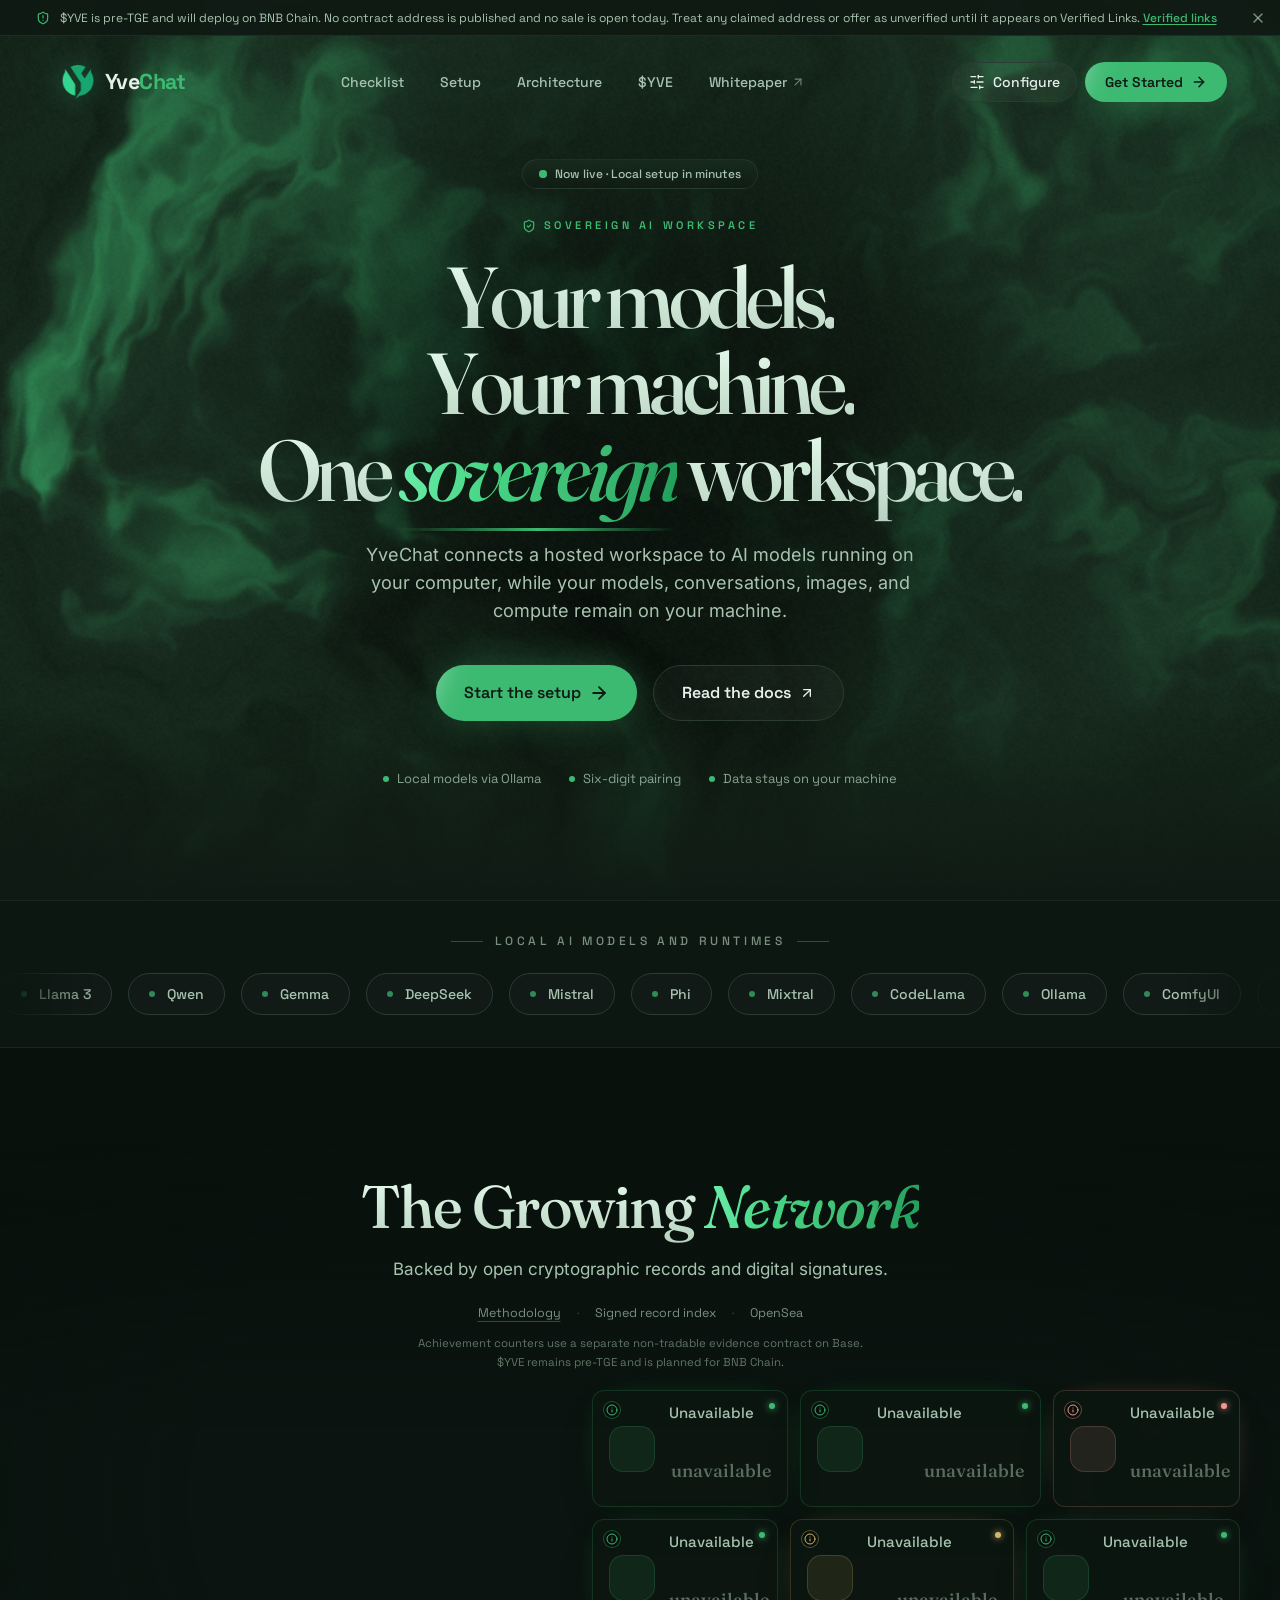
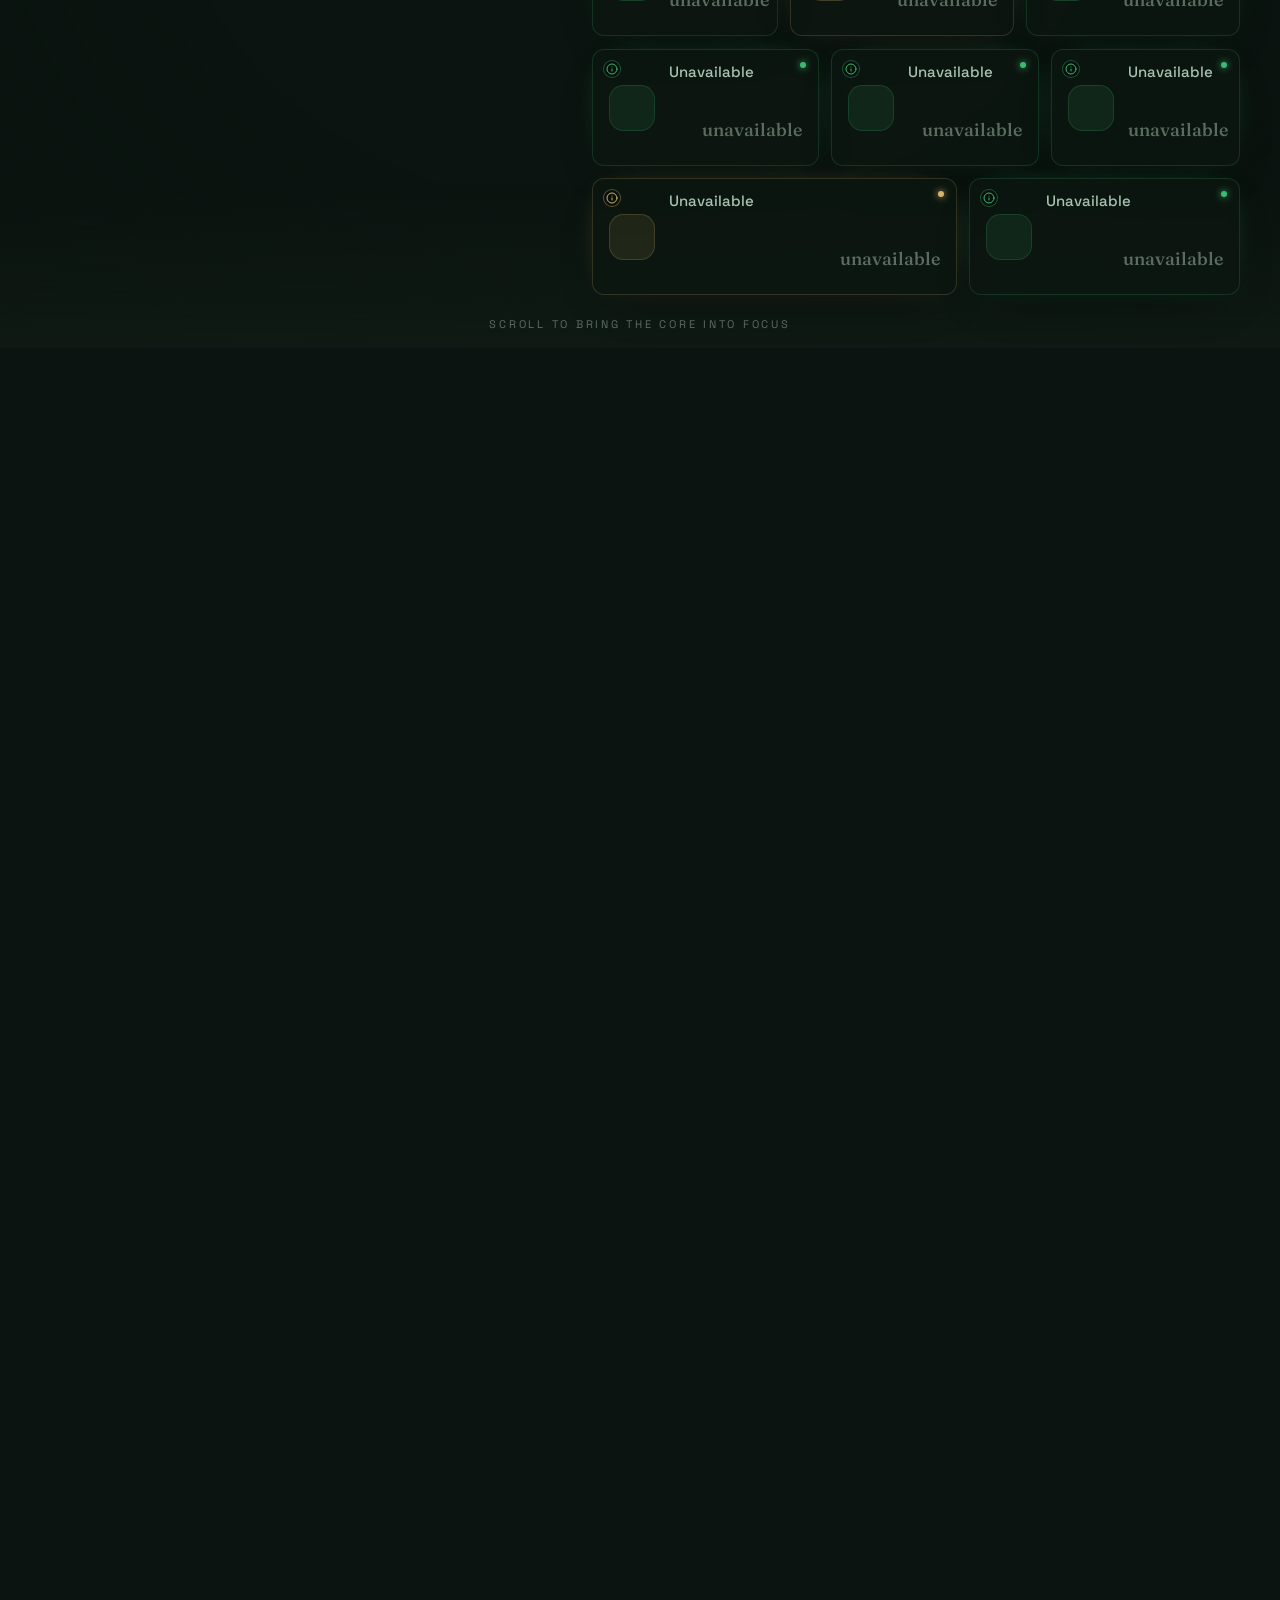
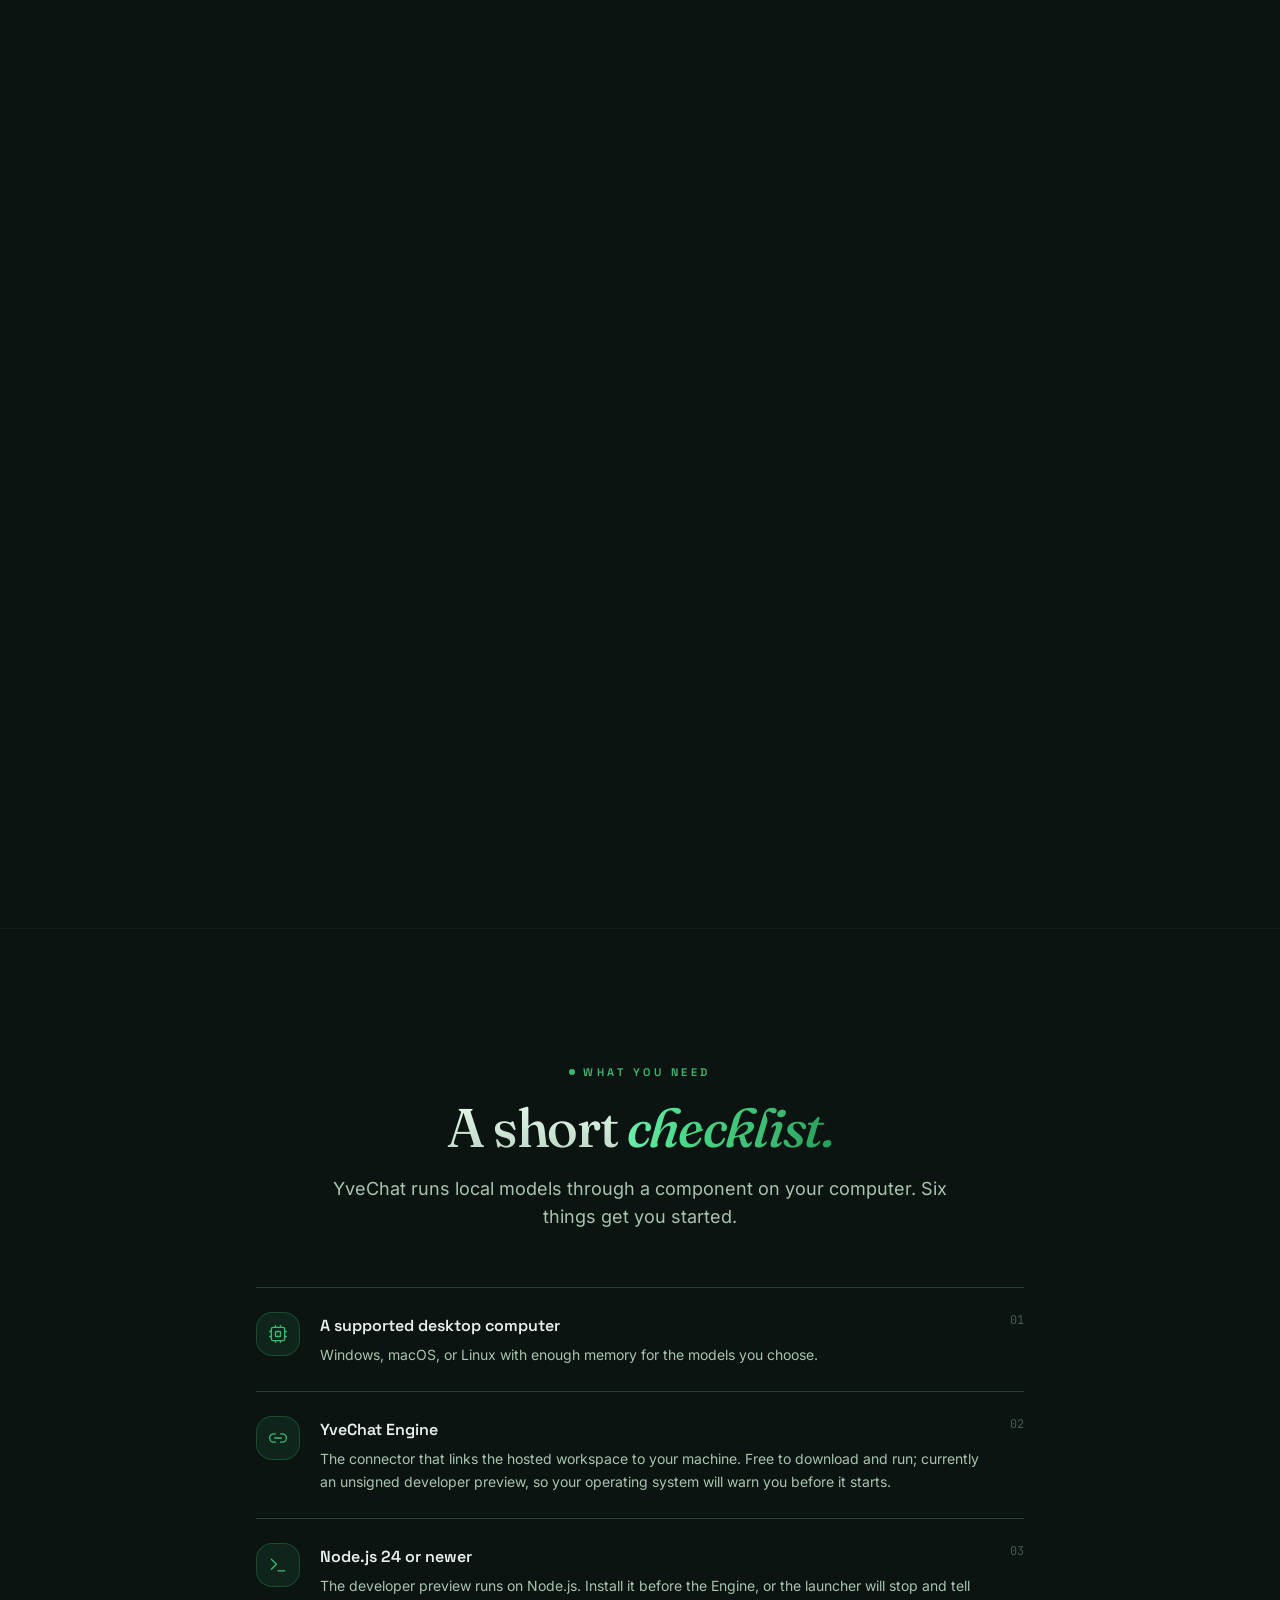
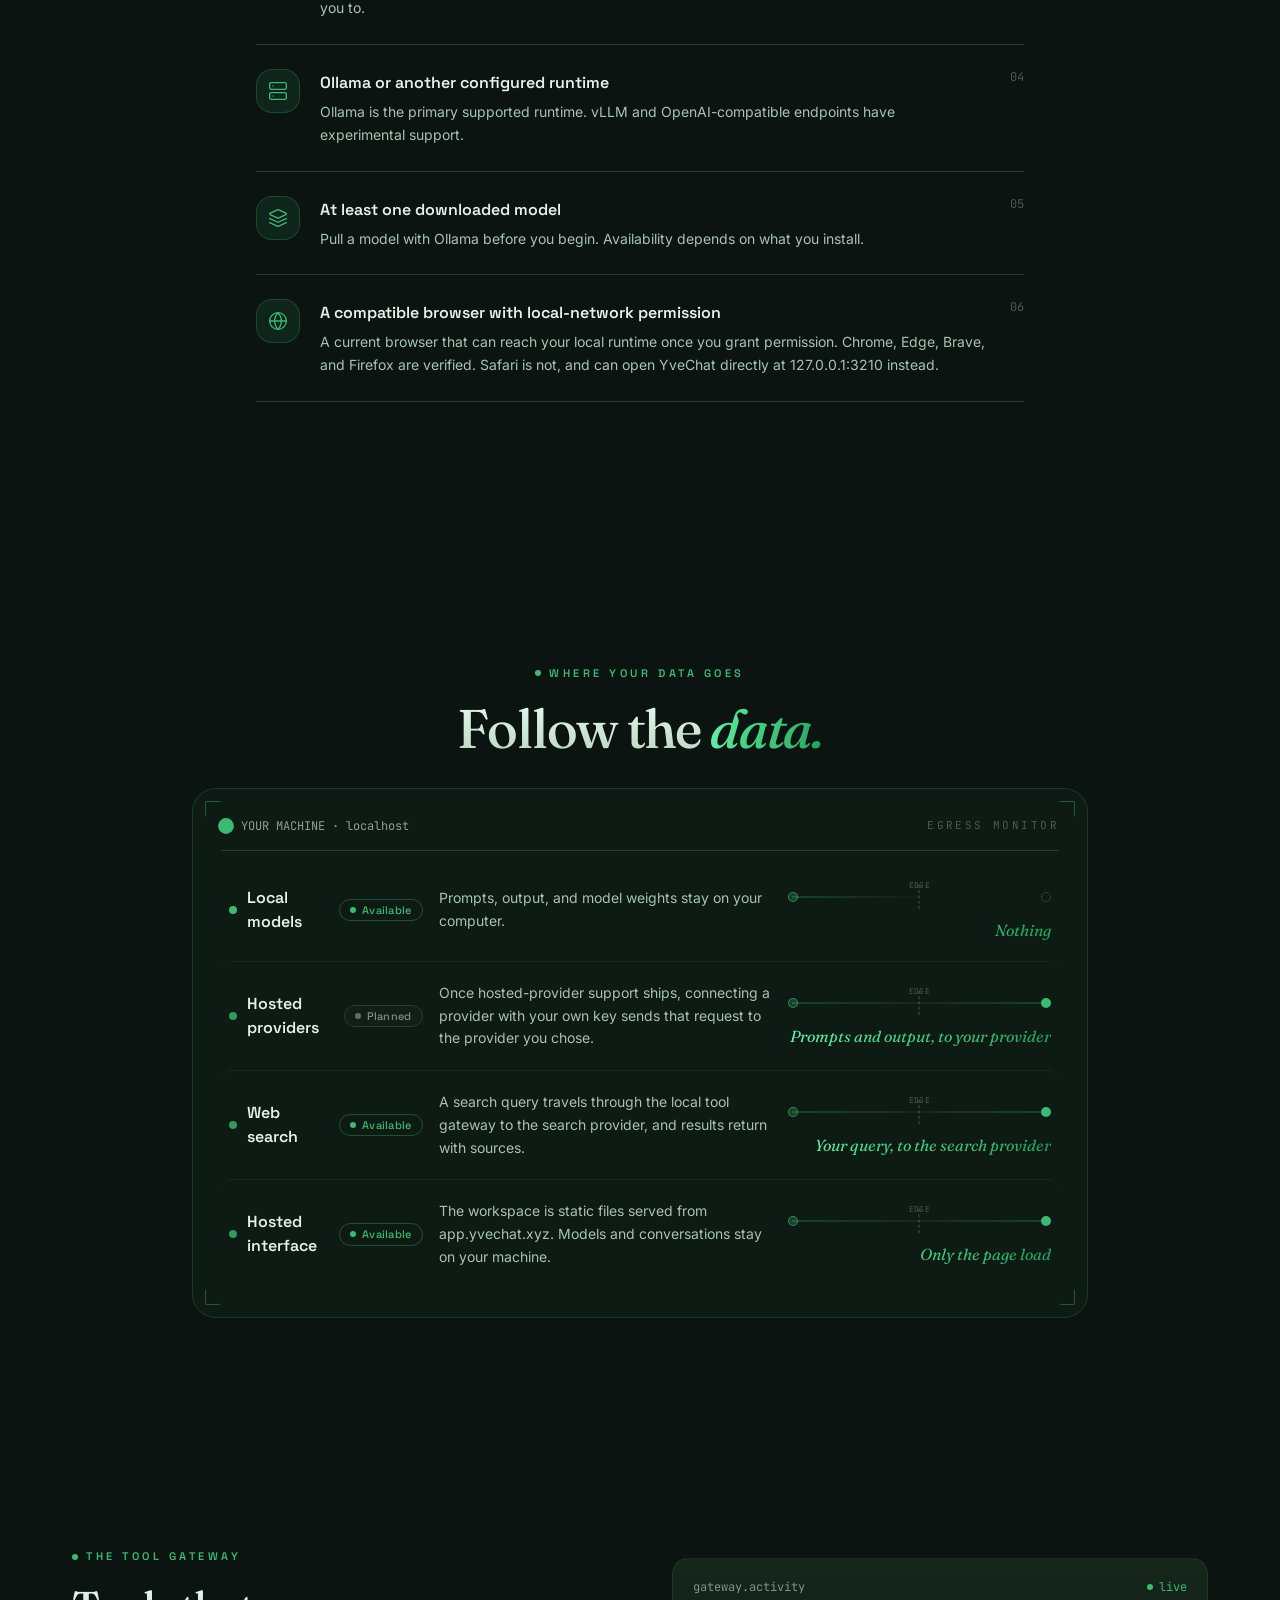
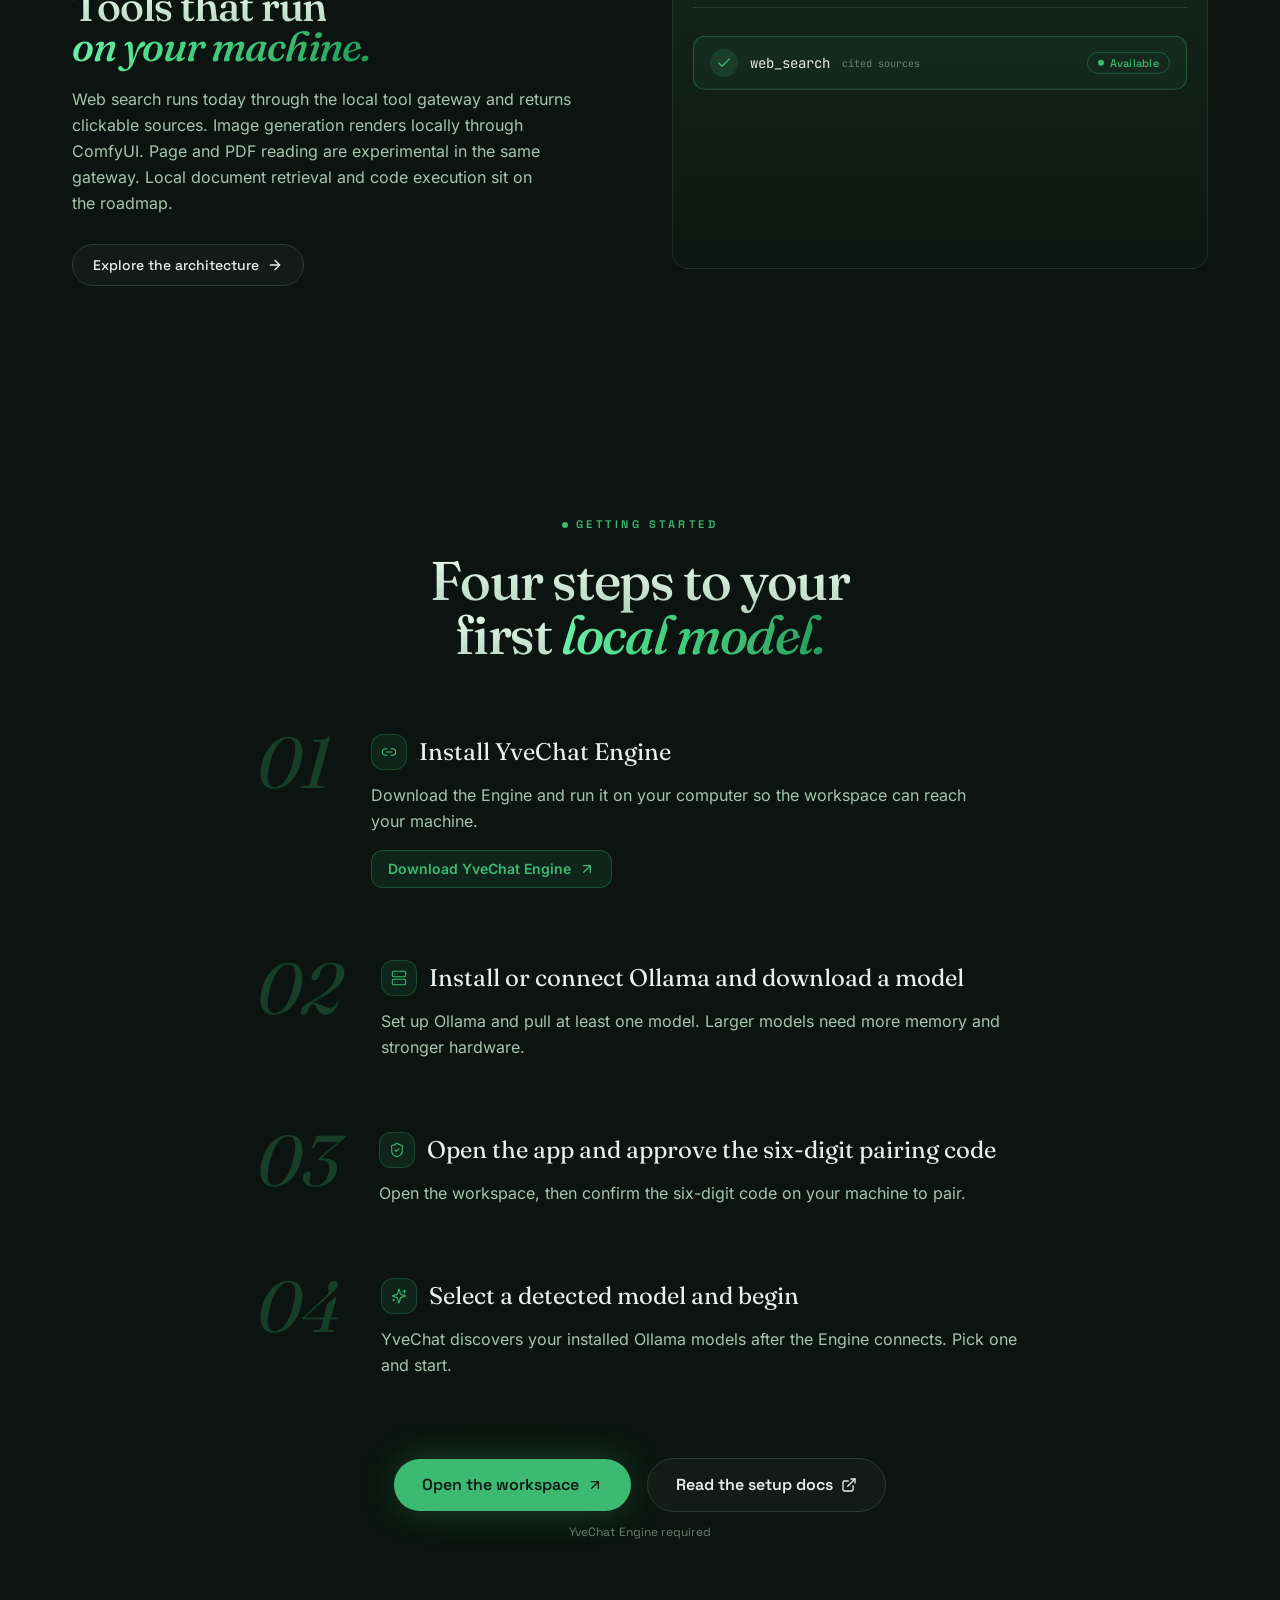
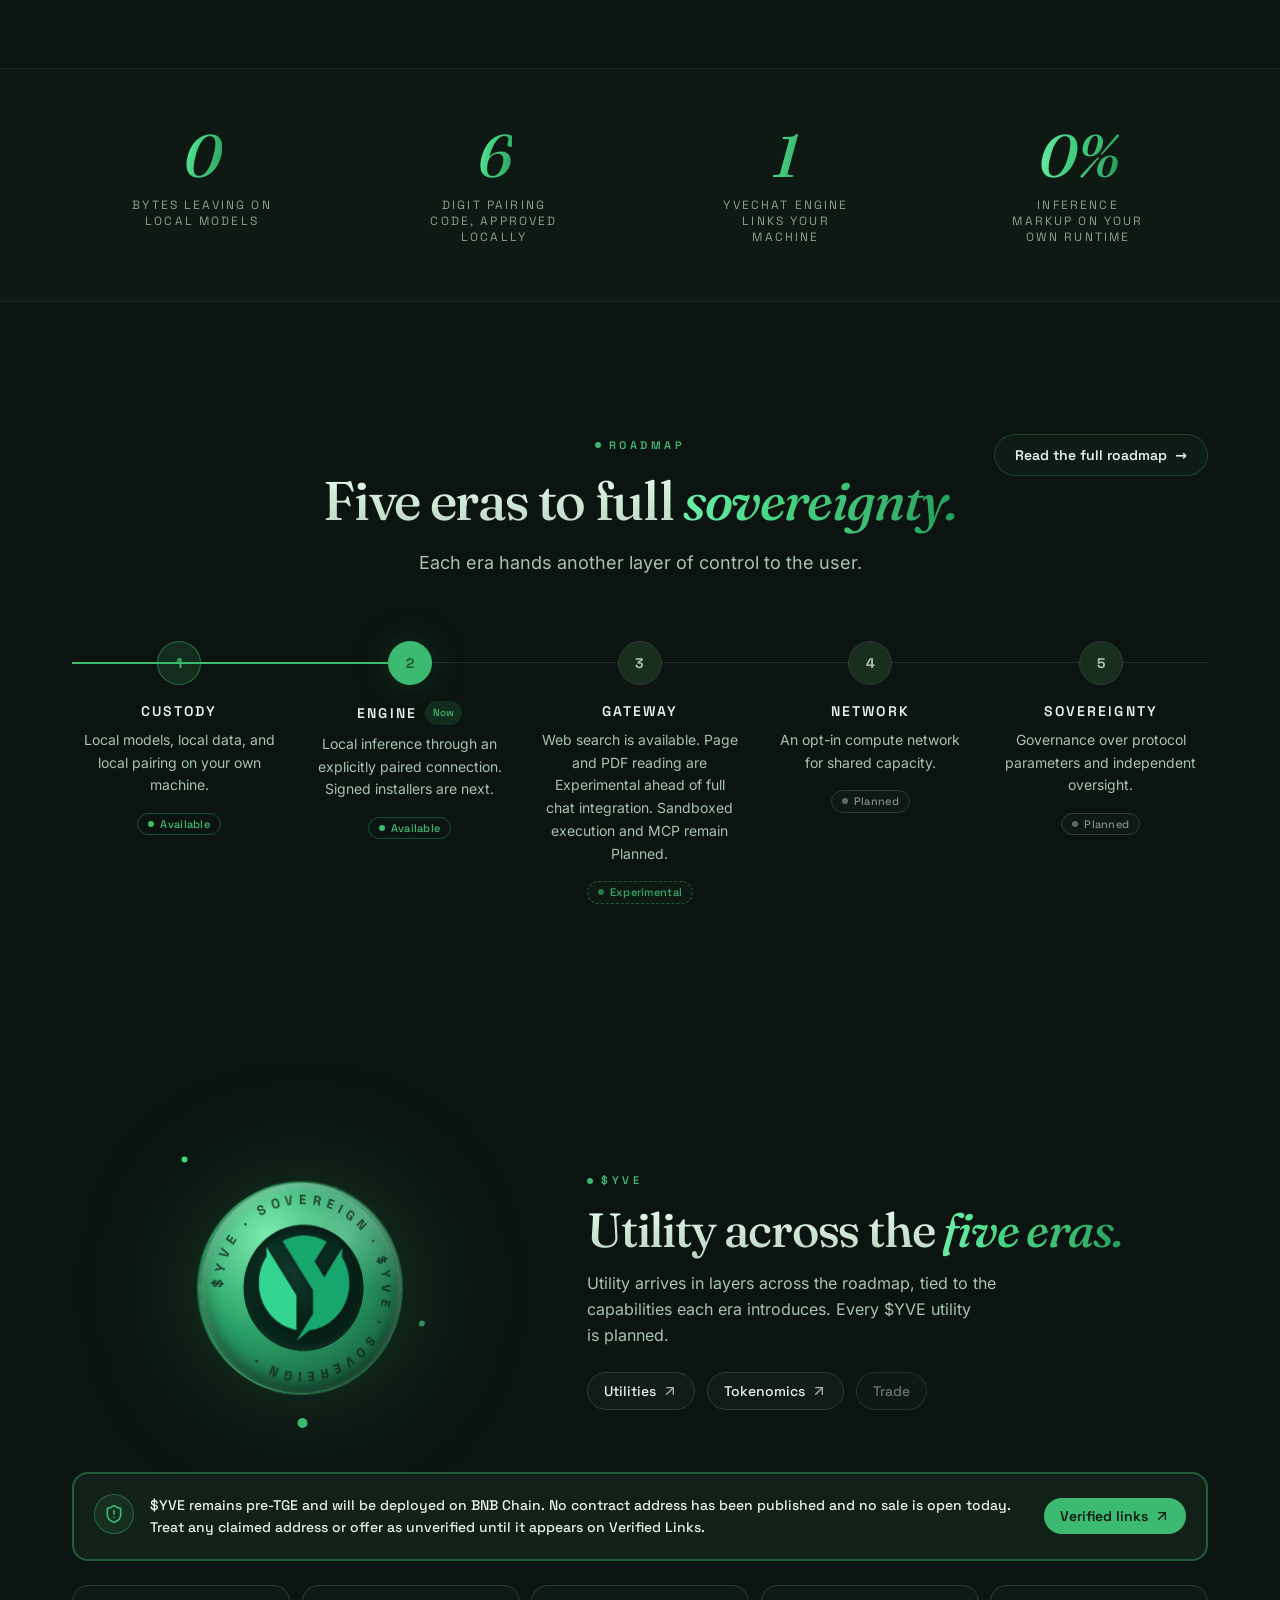
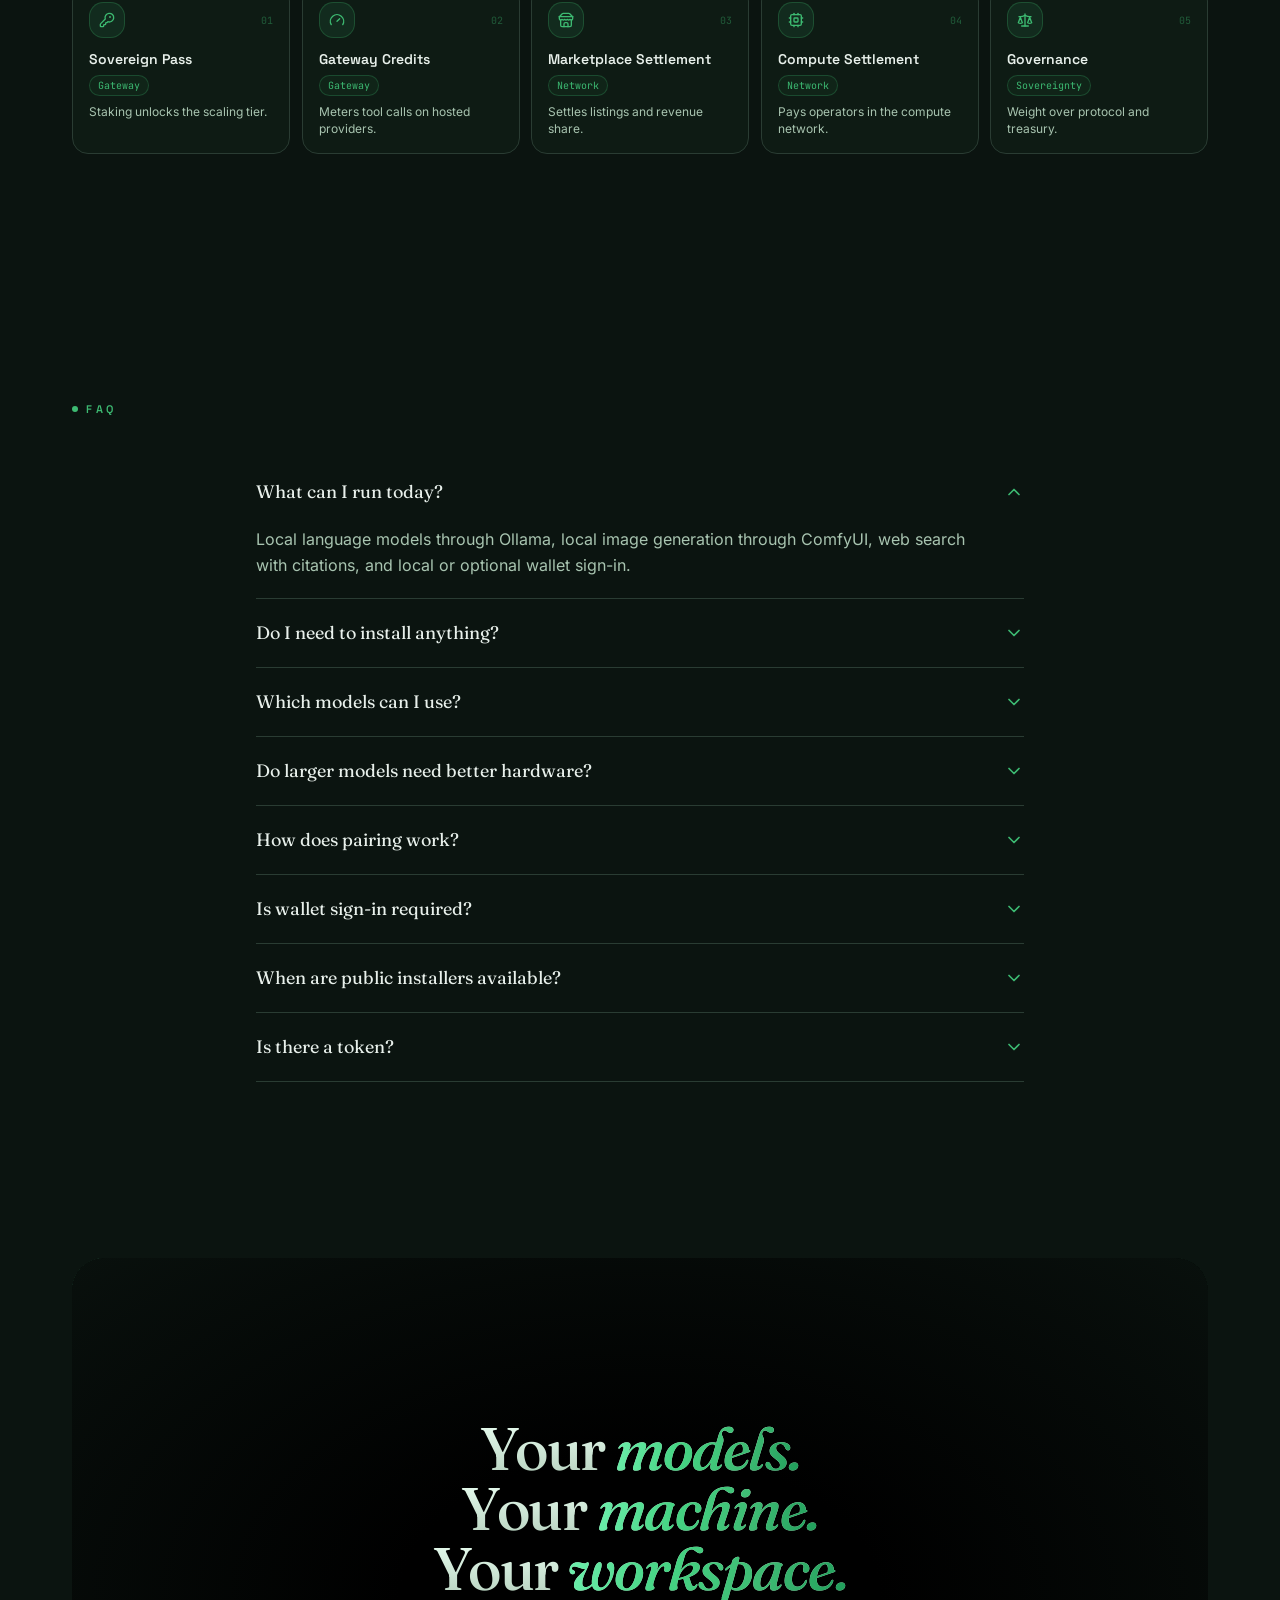
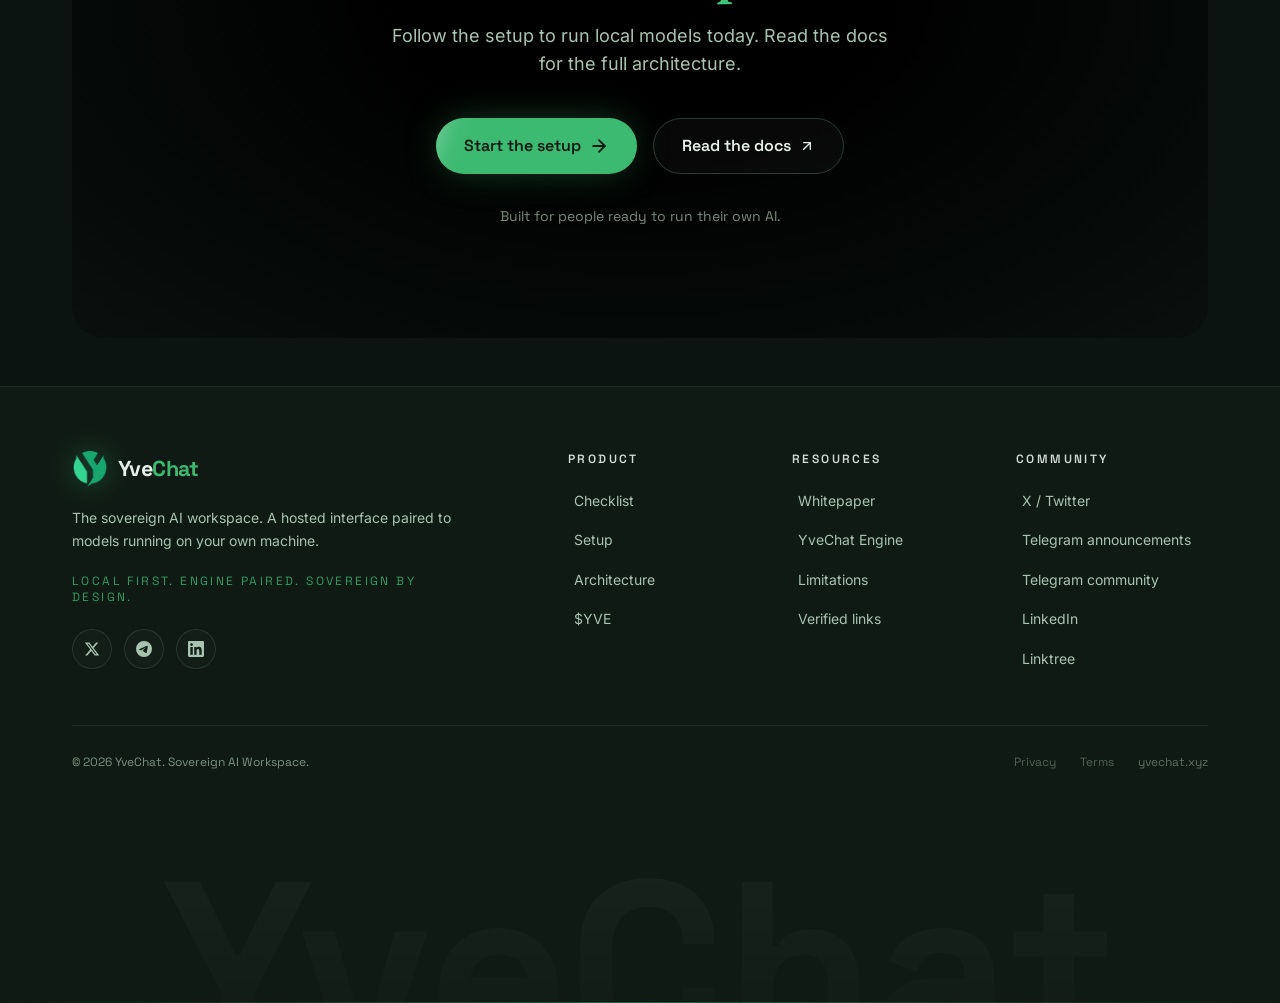
<file: index.html>
<!DOCTYPE html><html lang="en" class="__variable_dd00e7 __variable_a8fa63 __variable_933a1b __variable_9bdcb5"><head><meta charSet="utf-8"/><meta name="viewport" content="width=device-width, initial-scale=1"/><link rel="preload" href="/_next/static/media/2f694256428bb6f5-s.p.woff2" as="font" crossorigin="" type="font/woff2"/><link rel="preload" href="/_next/static/media/5a0c43ffa288c21a-s.p.woff2" as="font" crossorigin="" type="font/woff2"/><link rel="preload" href="/_next/static/media/6c596dfcddeca1e9-s.p.woff2" as="font" crossorigin="" type="font/woff2"/><link rel="preload" href="/_next/static/media/a865edea076e0166-s.p.woff2" as="font" crossorigin="" type="font/woff2"/><link rel="preload" href="/_next/static/media/ee130f78dcd136da-s.p.woff2" as="font" crossorigin="" type="font/woff2"/><link rel="preload" as="image" href="/brand/logo-icon.png" fetchPriority="high"/><link rel="stylesheet" href="/_next/static/css/855e929f14b67a5c.css" data-precedence="next"/><link rel="preload" as="script" fetchPriority="low" href="/_next/static/chunks/webpack-f34954e27d12f260.js"/><script src="/_next/static/chunks/fd9d1056-100951c4eccbb55e.js" async=""></script><script src="/_next/static/chunks/117-dcf930ebe9fe9a2b.js" async=""></script><script src="/_next/static/chunks/main-app-b934a466144a342c.js" async=""></script><script src="/_next/static/chunks/741-a06e4aa63237c504.js" async=""></script><script src="/_next/static/chunks/242-c06cdaa6de5f7214.js" async=""></script><script src="/_next/static/chunks/122-0e259afd3b143648.js" async=""></script><script src="/_next/static/chunks/2-0fb850143ef276fe.js" async=""></script><script src="/_next/static/chunks/app/page-25063ec564c92349.js" async=""></script><script src="/_next/static/chunks/696-93dc732d5e31dea6.js" async=""></script><script src="/_next/static/chunks/app/layout-a09bf1eb88fac52f.js" async=""></script><meta name="theme-color" content="#0F1A14"/><title>YveChat · Sovereign AI Workspace</title><meta name="description" content="YveChat connects a hosted workspace to AI models running on your computer, while your models, conversations, images, and compute remain on your machine."/><meta name="keywords" content="sovereign AI,web3 AI workspace,self-hosted AI,BYOK,wallet login,self-custody AI,local AI,Ollama"/><meta property="og:title" content="YveChat · Sovereign AI Workspace"/><meta property="og:description" content="YveChat connects a hosted workspace to AI models running on your computer, while your models, conversations, images, and compute remain on your machine."/><meta property="og:url" content="https://yvechat.xyz"/><meta property="og:site_name" content="YveChat"/><meta property="og:type" content="website"/><meta name="twitter:card" content="summary_large_image"/><meta name="twitter:title" content="YveChat · Sovereign AI Workspace"/><meta name="twitter:description" content="YveChat connects a hosted workspace to AI models running on your computer, while your models, conversations, images, and compute remain on your machine."/><link rel="icon" href="/favicon.png"/><link rel="apple-touch-icon" href="/favicon.png"/><meta name="next-size-adjust"/><script src="/_next/static/chunks/polyfills-42372ed130431b0a.js" noModule=""></script></head><body class="relative min-h-screen antialiased"><script type="importmap">{"imports":{"three":"https://esm.sh/three@0.160.1","three/addons/":"https://esm.sh/three@0.160.1/examples/jsm/"}}</script><div aria-hidden="true" class="pointer-events-none fixed left-0 top-0 z-[1] h-[440px] w-[440px] rounded-full opacity-0 mix-blend-screen transition-opacity duration-500" style="background:radial-gradient(circle, rgba(61,186,114,0.05) 0%, rgba(61,186,114,0) 62%)"></div><header style="top:var(--banner-h, 0px)" class="fixed inset-x-0 z-50 flex justify-center px-4 pt-4 transition-[top] duration-300"><nav class="flex w-full max-w-[1200px] items-center justify-between rounded-full px-3 py-2 transition-all duration-500 border border-transparent bg-transparent"><a href="/" class="rounded-full px-2 py-1 transition-opacity hover:opacity-90"><span class="flex items-center gap-2.5"><img alt="YveChat" fetchPriority="high" width="34" height="34" decoding="async" data-nimg="1" class="select-none drop-shadow-[0_0_14px_rgba(61,186,114,0.45)]" style="color:transparent" src="/brand/logo-icon.png"/><span class="font-grotesk text-[1.35rem] font-bold tracking-tight text-mist">Yve<span class="text-green">Chat</span></span></span></a><div class="hidden items-center gap-1 md:flex"><a href="/#requirements" class="group relative flex items-center gap-1 rounded-full px-4 py-2 font-grotesk text-sm font-medium text-sage transition-colors hover:text-mist">Checklist<span class="absolute inset-x-4 bottom-1 h-px origin-left scale-x-0 bg-green/70 transition-transform duration-300 group-hover:scale-x-100"></span></a><a href="/#start" class="group relative flex items-center gap-1 rounded-full px-4 py-2 font-grotesk text-sm font-medium text-sage transition-colors hover:text-mist">Setup<span class="absolute inset-x-4 bottom-1 h-px origin-left scale-x-0 bg-green/70 transition-transform duration-300 group-hover:scale-x-100"></span></a><a href="/architecture" class="group relative flex items-center gap-1 rounded-full px-4 py-2 font-grotesk text-sm font-medium text-sage transition-colors hover:text-mist">Architecture<span class="absolute inset-x-4 bottom-1 h-px origin-left scale-x-0 bg-green/70 transition-transform duration-300 group-hover:scale-x-100"></span></a><a href="/#yve" class="group relative flex items-center gap-1 rounded-full px-4 py-2 font-grotesk text-sm font-medium text-sage transition-colors hover:text-mist">$YVE<span class="absolute inset-x-4 bottom-1 h-px origin-left scale-x-0 bg-green/70 transition-transform duration-300 group-hover:scale-x-100"></span></a><a href="https://yvechat.gitbook.io/wp" target="_blank" rel="noreferrer" class="group relative flex items-center gap-1 rounded-full px-4 py-2 font-grotesk text-sm font-medium text-sage transition-colors hover:text-mist">Whitepaper<svg xmlns="http://www.w3.org/2000/svg" width="24" height="24" viewBox="0 0 24 24" fill="none" stroke="currentColor" stroke-width="2" stroke-linecap="round" stroke-linejoin="round" class="lucide lucide-arrow-up-right h-3.5 w-3.5 opacity-60 transition-transform duration-300 group-hover:-translate-y-0.5 group-hover:translate-x-0.5"><path d="M7 7h10v10"></path><path d="M7 17 17 7"></path></svg><span class="absolute inset-x-4 bottom-1 h-px origin-left scale-x-0 bg-green/70 transition-transform duration-300 group-hover:scale-x-100"></span></a></div><div class="flex items-center gap-2"><button type="button" aria-label="Configure your stack" class="relative hidden h-10 items-center gap-2 rounded-full border border-white/12 bg-white/[0.03] px-4 font-grotesk text-sm font-medium text-mist transition-colors hover:border-green/50 hover:text-white lg:inline-flex"><svg xmlns="http://www.w3.org/2000/svg" width="24" height="24" viewBox="0 0 24 24" fill="none" stroke="currentColor" stroke-width="2" stroke-linecap="round" stroke-linejoin="round" class="lucide lucide-sliders-horizontal h-4 w-4"><line x1="21" x2="14" y1="4" y2="4"></line><line x1="10" x2="3" y1="4" y2="4"></line><line x1="21" x2="12" y1="12" y2="12"></line><line x1="8" x2="3" y1="12" y2="12"></line><line x1="21" x2="16" y1="20" y2="20"></line><line x1="12" x2="3" y1="20" y2="20"></line><line x1="14" x2="14" y1="2" y2="6"></line><line x1="8" x2="8" y1="10" y2="14"></line><line x1="16" x2="16" y1="18" y2="22"></line></svg>Configure</button><div class="hidden md:block"><a href="/#start" class="group relative inline-flex items-center justify-center gap-2 overflow-hidden rounded-full font-grotesk font-semibold text-night transition-all duration-300 bg-green shadow-glow hover:shadow-glow-lg h-10 px-5 text-sm"><span class="pointer-events-none absolute inset-0 overflow-hidden rounded-full"><span class="absolute -inset-y-2 -left-1/2 w-1/2 skew-x-[-20deg] bg-white/30 blur-md transition-transform duration-700 group-hover:translate-x-[280%]"></span></span><span class="relative">Get Started</span><svg xmlns="http://www.w3.org/2000/svg" width="24" height="24" viewBox="0 0 24 24" fill="none" stroke="currentColor" stroke-width="2.2" stroke-linecap="round" stroke-linejoin="round" class="lucide lucide-arrow-right relative transition-transform duration-300 group-hover:translate-x-0.5 h-4 w-4"><path d="M5 12h14"></path><path d="m12 5 7 7-7 7"></path></svg></a></div><button type="button" aria-label="Toggle menu" class="flex h-10 w-10 items-center justify-center rounded-full border border-white/10 bg-white/[0.03] text-mist md:hidden"><svg xmlns="http://www.w3.org/2000/svg" width="24" height="24" viewBox="0 0 24 24" fill="none" stroke="currentColor" stroke-width="2" stroke-linecap="round" stroke-linejoin="round" class="lucide lucide-menu h-5 w-5"><line x1="4" x2="20" y1="12" y2="12"></line><line x1="4" x2="20" y1="6" y2="6"></line><line x1="4" x2="20" y1="18" y2="18"></line></svg></button></div></nav></header><main class="relative"><section id="top" class="relative flex min-h-[100svh] flex-col items-center justify-center overflow-hidden pt-28 pb-16"><div class="absolute inset-0"><canvas aria-hidden="true" class="aurora-fallback h-full w-full"></canvas></div><div class="pointer-events-none absolute inset-0 bg-grid bg-grid-fade opacity-[0.28]"></div><div class="grain pointer-events-none absolute inset-0 opacity-[0.05] mix-blend-soft-light"></div><div class="pointer-events-none absolute inset-x-0 bottom-0 h-48 bg-gradient-to-b from-transparent to-night"></div><div class="section-shell relative z-10 flex flex-col items-center text-center"><div style="opacity:0;filter:blur(8px);transform:translateY(24px)"><span class="glass inline-flex items-center gap-2 rounded-full px-4 py-1.5 font-grotesk text-xs font-medium text-sage"><span class="relative flex h-2 w-2"><span class="absolute inline-flex h-full w-full animate-ping rounded-full bg-green opacity-60"></span><span class="relative inline-flex h-2 w-2 rounded-full bg-green"></span></span>Now live · Local setup in minutes</span></div><p class="eyebrow mt-7" style="opacity:0;filter:blur(8px);transform:translateY(24px)"><svg xmlns="http://www.w3.org/2000/svg" width="24" height="24" viewBox="0 0 24 24" fill="none" stroke="currentColor" stroke-width="2" stroke-linecap="round" stroke-linejoin="round" class="lucide lucide-shield-check h-3.5 w-3.5"><path d="M20 13c0 5-3.5 7.5-7.66 8.95a1 1 0 0 1-.67-.01C7.5 20.5 4 18 4 13V6a1 1 0 0 1 1-1c2 0 4.5-1.2 6.24-2.72a1.17 1.17 0 0 1 1.52 0C14.51 3.81 17 5 19 5a1 1 0 0 1 1 1z"></path><path d="m9 12 2 2 4-4"></path></svg>Sovereign AI Workspace</p><h1 class="mt-5 max-w-[15ch] font-display text-5xl font-medium leading-[0.98] tracking-tightest text-balance sm:text-6xl md:text-7xl lg:text-[5.4rem]" style="opacity:0;filter:blur(8px);transform:translateY(24px)"><span class="text-gradient-soft">Your models. Your machine.</span><br/><span class="text-gradient-soft">One<!-- --> </span><span class="relative italic text-gradient">sovereign<span class="absolute -bottom-2 left-0 h-[3px] w-full rounded-full bg-gradient-to-r from-green-glow/0 via-green to-green-glow/0"></span></span><span class="text-gradient-soft"> <!-- -->workspace.</span></h1><p class="mt-7 max-w-[52ch] text-pretty text-base leading-relaxed text-sage md:text-lg" style="opacity:0;filter:blur(8px);transform:translateY(24px)">YveChat connects a hosted workspace to AI models running on your computer, while your models, conversations, images, and compute remain on your machine.</p><div class="mt-10 flex flex-col items-center gap-4 sm:flex-row" style="opacity:0;filter:blur(8px);transform:translateY(24px)"><div style="transform:none"><a href="#start" class="group relative inline-flex h-14 items-center justify-center gap-2 overflow-hidden rounded-full bg-green px-7 font-grotesk text-base font-semibold text-night shadow-glow transition-all duration-300 hover:shadow-glow-lg"><span class="pointer-events-none absolute inset-0 overflow-hidden rounded-full"><span class="absolute -inset-y-2 -left-1/2 w-1/2 skew-x-[-20deg] bg-white/30 blur-md transition-transform duration-700 group-hover:translate-x-[280%]"></span></span><span class="relative">Start the setup</span><svg xmlns="http://www.w3.org/2000/svg" width="24" height="24" viewBox="0 0 24 24" fill="none" stroke="currentColor" stroke-width="2.2" stroke-linecap="round" stroke-linejoin="round" class="lucide lucide-arrow-right relative h-5 w-5 transition-transform duration-300 group-hover:translate-x-0.5"><path d="M5 12h14"></path><path d="m12 5 7 7-7 7"></path></svg></a></div><div style="transform:none"><a href="https://yvechat.gitbook.io/wp" target="_blank" rel="noreferrer" class="group inline-flex h-14 items-center gap-2 rounded-full border border-white/12 bg-white/[0.03] px-7 font-grotesk text-base font-semibold text-mist transition-colors duration-300 hover:border-green/50 hover:text-white">Read the docs<svg xmlns="http://www.w3.org/2000/svg" width="24" height="24" viewBox="0 0 24 24" fill="none" stroke="currentColor" stroke-width="2" stroke-linecap="round" stroke-linejoin="round" class="lucide lucide-arrow-up-right h-4 w-4 transition-transform duration-300 group-hover:translate-x-0.5 group-hover:-translate-y-0.5"><path d="M7 7h10v10"></path><path d="M7 17 17 7"></path></svg></a></div></div><ul class="mt-12 flex flex-wrap items-center justify-center gap-x-7 gap-y-3 font-grotesk text-[13px] text-sage/80" style="opacity:0;filter:blur(8px);transform:translateY(24px)"><li class="flex items-center gap-2"><span class="h-1.5 w-1.5 rounded-full bg-green"></span>Local models via Ollama</li><li class="flex items-center gap-2"><span class="h-1.5 w-1.5 rounded-full bg-green"></span>Six-digit pairing</li><li class="flex items-center gap-2"><span class="h-1.5 w-1.5 rounded-full bg-green"></span>Data stays on your machine</li></ul></div></section><section aria-label="Local AI models and runtimes" class="relative border-y border-white/[0.06] bg-night/60 py-8"><div class="section-shell mb-6 flex items-center justify-center gap-3 text-center"><span class="h-px w-8 bg-green/40"></span><p class="font-grotesk text-xs font-medium uppercase tracking-[0.3em] text-sage/70">Local AI models and runtimes</p><span class="h-px w-8 bg-green/40"></span></div><div class="mask-fade-x overflow-hidden" style="--marquee-duration:38s"><div class="flex w-max items-center gap-4"><div class="flex shrink-0 items-center gap-4 animate-marquee"><span class="group flex items-center gap-3 rounded-full border border-white/8 bg-white/[0.02] px-5 py-2.5 font-grotesk text-sm font-medium text-sage transition-colors hover:border-green/40 hover:text-mist"><span class="h-1.5 w-1.5 rounded-full bg-green/70 transition-colors group-hover:bg-green-glow"></span>Llama 3</span><span class="group flex items-center gap-3 rounded-full border border-white/8 bg-white/[0.02] px-5 py-2.5 font-grotesk text-sm font-medium text-sage transition-colors hover:border-green/40 hover:text-mist"><span class="h-1.5 w-1.5 rounded-full bg-green/70 transition-colors group-hover:bg-green-glow"></span>Qwen</span><span class="group flex items-center gap-3 rounded-full border border-white/8 bg-white/[0.02] px-5 py-2.5 font-grotesk text-sm font-medium text-sage transition-colors hover:border-green/40 hover:text-mist"><span class="h-1.5 w-1.5 rounded-full bg-green/70 transition-colors group-hover:bg-green-glow"></span>Gemma</span><span class="group flex items-center gap-3 rounded-full border border-white/8 bg-white/[0.02] px-5 py-2.5 font-grotesk text-sm font-medium text-sage transition-colors hover:border-green/40 hover:text-mist"><span class="h-1.5 w-1.5 rounded-full bg-green/70 transition-colors group-hover:bg-green-glow"></span>DeepSeek</span><span class="group flex items-center gap-3 rounded-full border border-white/8 bg-white/[0.02] px-5 py-2.5 font-grotesk text-sm font-medium text-sage transition-colors hover:border-green/40 hover:text-mist"><span class="h-1.5 w-1.5 rounded-full bg-green/70 transition-colors group-hover:bg-green-glow"></span>Mistral</span><span class="group flex items-center gap-3 rounded-full border border-white/8 bg-white/[0.02] px-5 py-2.5 font-grotesk text-sm font-medium text-sage transition-colors hover:border-green/40 hover:text-mist"><span class="h-1.5 w-1.5 rounded-full bg-green/70 transition-colors group-hover:bg-green-glow"></span>Phi</span><span class="group flex items-center gap-3 rounded-full border border-white/8 bg-white/[0.02] px-5 py-2.5 font-grotesk text-sm font-medium text-sage transition-colors hover:border-green/40 hover:text-mist"><span class="h-1.5 w-1.5 rounded-full bg-green/70 transition-colors group-hover:bg-green-glow"></span>Mixtral</span><span class="group flex items-center gap-3 rounded-full border border-white/8 bg-white/[0.02] px-5 py-2.5 font-grotesk text-sm font-medium text-sage transition-colors hover:border-green/40 hover:text-mist"><span class="h-1.5 w-1.5 rounded-full bg-green/70 transition-colors group-hover:bg-green-glow"></span>CodeLlama</span><span class="group flex items-center gap-3 rounded-full border border-white/8 bg-white/[0.02] px-5 py-2.5 font-grotesk text-sm font-medium text-sage transition-colors hover:border-green/40 hover:text-mist"><span class="h-1.5 w-1.5 rounded-full bg-green/70 transition-colors group-hover:bg-green-glow"></span>Ollama</span><span class="group flex items-center gap-3 rounded-full border border-white/8 bg-white/[0.02] px-5 py-2.5 font-grotesk text-sm font-medium text-sage transition-colors hover:border-green/40 hover:text-mist"><span class="h-1.5 w-1.5 rounded-full bg-green/70 transition-colors group-hover:bg-green-glow"></span>ComfyUI</span><span class="group flex items-center gap-3 rounded-full border border-white/8 bg-white/[0.02] px-5 py-2.5 font-grotesk text-sm font-medium text-sage transition-colors hover:border-green/40 hover:text-mist"><span class="h-1.5 w-1.5 rounded-full bg-green/70 transition-colors group-hover:bg-green-glow"></span>Llama 3</span><span class="group flex items-center gap-3 rounded-full border border-white/8 bg-white/[0.02] px-5 py-2.5 font-grotesk text-sm font-medium text-sage transition-colors hover:border-green/40 hover:text-mist"><span class="h-1.5 w-1.5 rounded-full bg-green/70 transition-colors group-hover:bg-green-glow"></span>Qwen</span><span class="group flex items-center gap-3 rounded-full border border-white/8 bg-white/[0.02] px-5 py-2.5 font-grotesk text-sm font-medium text-sage transition-colors hover:border-green/40 hover:text-mist"><span class="h-1.5 w-1.5 rounded-full bg-green/70 transition-colors group-hover:bg-green-glow"></span>Gemma</span><span class="group flex items-center gap-3 rounded-full border border-white/8 bg-white/[0.02] px-5 py-2.5 font-grotesk text-sm font-medium text-sage transition-colors hover:border-green/40 hover:text-mist"><span class="h-1.5 w-1.5 rounded-full bg-green/70 transition-colors group-hover:bg-green-glow"></span>DeepSeek</span><span class="group flex items-center gap-3 rounded-full border border-white/8 bg-white/[0.02] px-5 py-2.5 font-grotesk text-sm font-medium text-sage transition-colors hover:border-green/40 hover:text-mist"><span class="h-1.5 w-1.5 rounded-full bg-green/70 transition-colors group-hover:bg-green-glow"></span>Mistral</span><span class="group flex items-center gap-3 rounded-full border border-white/8 bg-white/[0.02] px-5 py-2.5 font-grotesk text-sm font-medium text-sage transition-colors hover:border-green/40 hover:text-mist"><span class="h-1.5 w-1.5 rounded-full bg-green/70 transition-colors group-hover:bg-green-glow"></span>Phi</span><span class="group flex items-center gap-3 rounded-full border border-white/8 bg-white/[0.02] px-5 py-2.5 font-grotesk text-sm font-medium text-sage transition-colors hover:border-green/40 hover:text-mist"><span class="h-1.5 w-1.5 rounded-full bg-green/70 transition-colors group-hover:bg-green-glow"></span>Mixtral</span><span class="group flex items-center gap-3 rounded-full border border-white/8 bg-white/[0.02] px-5 py-2.5 font-grotesk text-sm font-medium text-sage transition-colors hover:border-green/40 hover:text-mist"><span class="h-1.5 w-1.5 rounded-full bg-green/70 transition-colors group-hover:bg-green-glow"></span>CodeLlama</span><span class="group flex items-center gap-3 rounded-full border border-white/8 bg-white/[0.02] px-5 py-2.5 font-grotesk text-sm font-medium text-sage transition-colors hover:border-green/40 hover:text-mist"><span class="h-1.5 w-1.5 rounded-full bg-green/70 transition-colors group-hover:bg-green-glow"></span>Ollama</span><span class="group flex items-center gap-3 rounded-full border border-white/8 bg-white/[0.02] px-5 py-2.5 font-grotesk text-sm font-medium text-sage transition-colors hover:border-green/40 hover:text-mist"><span class="h-1.5 w-1.5 rounded-full bg-green/70 transition-colors group-hover:bg-green-glow"></span>ComfyUI</span></div></div></div></section><section id="achievements" class="relative h-[520vh]"><div class="sticky top-0 h-screen w-full overflow-hidden"><div class="absolute inset-0"><!--$!--><template data-dgst="BAILOUT_TO_CLIENT_SIDE_RENDERING"></template><!--/$--></div><div class="pointer-events-none absolute inset-0 bg-[radial-gradient(ellipse_80%_80%_at_50%_50%,transparent_44%,rgba(8,17,12,0.6)_100%)]"></div><div class="pointer-events-none absolute inset-x-0 top-0 h-40 bg-gradient-to-b from-night to-transparent"></div><div class="pointer-events-none absolute inset-x-0 bottom-0 h-40 bg-gradient-to-t from-night to-transparent"></div><div class="absolute inset-0 z-10 hidden md:block" style="opacity:1"><div class="pointer-events-none absolute inset-x-0 top-0 h-[380px] bg-gradient-to-b from-[rgba(8,17,12,0.96)] via-[rgba(8,17,12,0.7)] to-transparent"></div><div class="section-shell relative h-full"><div class="absolute inset-x-0 top-[128px] flex flex-col items-center px-6 text-center"><h2 class="pb-2 font-display text-5xl font-medium leading-[1.1] tracking-tight md:text-6xl"><span class="text-gradient-soft">The Growing </span><span class="italic text-gradient">Network</span></h2><p class="mt-3 max-w-[64ch] text-pretty text-base leading-relaxed text-sage md:text-[17px]">Backed by open cryptographic records and digital signatures.</p><div class="mt-5 flex items-center gap-4 font-grotesk text-[12.5px] text-sage/70"><a href="https://yvechat.gitbook.io/wp/res/method" target="_blank" rel="noreferrer" class="underline decoration-green/40 underline-offset-4 transition-colors hover:text-mist">Methodology</a><span class="text-sage/25">·</span><a href="https://amaranth-familiar-coyote-121.mypinata.cloud/ipfs/bafkreibryuww7lexldkeji2us576j5tz47noiroavaux3zza3tzujgob34" target="_blank" rel="noreferrer" class="transition-colors hover:text-mist">Signed record index</a><span class="text-sage/25">·</span><a href="https://opensea.io/collection/yvechat-achieve-stats" target="_blank" rel="noreferrer" class="transition-colors hover:text-mist">OpenSea</a></div><p class="mt-3 max-w-[64ch] text-pretty font-grotesk text-[11.5px] leading-relaxed text-sage/55">Achievement counters use a separate non-tradable evidence contract on Base. $YVE remains pre-TGE and is planned for BNB Chain.</p></div><div class="absolute bottom-[6%] left-[46%] right-0 top-[38%]"><div class="flex h-full flex-col gap-3"><div class="flex flex-1 gap-3"><div style="flex:1.1 1 0%;min-width:0"><div class="ach-float group relative flex h-full items-center gap-3.5 rounded-xl border bg-[rgba(13,23,17,0.82)] px-4 py-3 backdrop-blur-sm hover:z-30 focus-within:z-30" style="border-color:#3dba7230;box-shadow:0 18px 50px -28px rgba(0,0,0,0.85), 0 0 34px -24px #3dba72;animation-delay:0.8s"><div class="pointer-events-none absolute inset-0 overflow-hidden rounded-xl"></div><span class="absolute right-3 top-3 h-1.5 w-1.5 rounded-full" style="background:#3dba72;box-shadow:0 0 7px #3dba72"></span><span class="group/tip absolute left-2.5 top-2.5 z-30"><button type="button" aria-label="What this metric measures" class="flex h-[18px] w-[18px] items-center justify-center rounded-full border bg-[rgba(9,17,13,0.92)] backdrop-blur-sm transition-colors" style="border-color:#3dba7266;color:#3dba72"><svg xmlns="http://www.w3.org/2000/svg" width="24" height="24" viewBox="0 0 24 24" fill="none" stroke="currentColor" stroke-width="2" stroke-linecap="round" stroke-linejoin="round" class="lucide lucide-info h-3 w-3"><circle cx="12" cy="12" r="10"></circle><path d="M12 16v-4"></path><path d="M12 8h.01"></path></svg></button><span role="tooltip" class="pointer-events-none absolute left-0 top-[26px] z-50 w-[230px] max-w-[80vw] origin-top-left translate-y-1 scale-95 rounded-lg border border-white/10 bg-[rgba(9,17,13,0.98)] p-3 text-left font-grotesk text-[11.5px] font-normal leading-relaxed text-sage opacity-0 shadow-[0_20px_50px_-20px_rgba(0,0,0,0.9)] backdrop-blur-md transition duration-150 group-hover/tip:translate-y-0 group-hover/tip:scale-100 group-hover/tip:opacity-100 group-focus-within/tip:translate-y-0 group-focus-within/tip:scale-100 group-focus-within/tip:opacity-100" style="border-top:2px solid #3dba7280">Engine installations represented as available during the latest published day.</span></span><span class="shrink-0 rounded-lg" style="width:46px;height:46px;background:#3dba721a;border:1px solid #3dba7230"></span><div class="relative flex min-w-0 flex-1 flex-col justify-center"><span class="font-grotesk text-[15px] font-medium leading-snug text-sage">…</span><span class="mt-1.5 text-right font-display font-medium tabular-nums text-mist text-[2.7rem]"><span class="text-sage/40">—</span></span></div><div class="pointer-events-none absolute inset-x-0 bottom-0 flex items-center rounded-b-xl px-4 pb-2 pt-6 opacity-0 transition-opacity duration-200 group-hover:opacity-100 group-focus-within:opacity-100" style="background:linear-gradient(to top, rgba(11,20,16,0.97) 55%, transparent)"><div class="pointer-events-auto"><div class="flex items-center gap-2.5"><a href="https://basescan.org/nft/0x5518e2a738cd1ebb8ce0705cf2fdce9451beed43/1" target="_blank" rel="noreferrer" class="font-grotesk text-[10px] uppercase tracking-[0.12em] text-sage/70 hover:text-mist">Explorer</a><span class="text-sage/25">·</span><a href="https://opensea.io/assets/base/0x5518e2a738cd1ebb8ce0705cf2fdce9451beed43/1" target="_blank" rel="noreferrer" class="font-grotesk text-[10px] uppercase tracking-[0.12em] text-sage/70 hover:text-mist">OpenSea</a></div></div></div></div></div><div style="flex:1.35 1 0%;min-width:0"><div class="ach-float group relative flex h-full items-center gap-3.5 rounded-xl border bg-[rgba(13,23,17,0.82)] px-4 py-3 backdrop-blur-sm hover:z-30 focus-within:z-30" style="border-color:#3dba7230;box-shadow:0 18px 50px -28px rgba(0,0,0,0.85), 0 0 34px -24px #3dba72;animation-delay:0s"><div class="pointer-events-none absolute inset-0 overflow-hidden rounded-xl"></div><span class="absolute right-3 top-3 h-1.5 w-1.5 rounded-full" style="background:#3dba72;box-shadow:0 0 7px #3dba72"></span><span class="group/tip absolute left-2.5 top-2.5 z-30"><button type="button" aria-label="What this metric measures" class="flex h-[18px] w-[18px] items-center justify-center rounded-full border bg-[rgba(9,17,13,0.92)] backdrop-blur-sm transition-colors" style="border-color:#3dba7266;color:#3dba72"><svg xmlns="http://www.w3.org/2000/svg" width="24" height="24" viewBox="0 0 24 24" fill="none" stroke="currentColor" stroke-width="2" stroke-linecap="round" stroke-linejoin="round" class="lucide lucide-info h-3 w-3"><circle cx="12" cy="12" r="10"></circle><path d="M12 16v-4"></path><path d="M12 8h.01"></path></svg></button><span role="tooltip" class="pointer-events-none absolute left-0 top-[26px] z-50 w-[230px] max-w-[80vw] origin-top-left translate-y-1 scale-95 rounded-lg border border-white/10 bg-[rgba(9,17,13,0.98)] p-3 text-left font-grotesk text-[11.5px] font-normal leading-relaxed text-sage opacity-0 shadow-[0_20px_50px_-20px_rgba(0,0,0,0.9)] backdrop-blur-md transition duration-150 group-hover/tip:translate-y-0 group-hover/tip:scale-100 group-hover/tip:opacity-100 group-focus-within/tip:translate-y-0 group-focus-within/tip:scale-100 group-focus-within/tip:opacity-100" style="border-top:2px solid #3dba7280">Model output tokens generated on participating local hardware across all published days.</span></span><span class="shrink-0 rounded-lg" style="width:46px;height:46px;background:#3dba721a;border:1px solid #3dba7230"></span><div class="relative flex min-w-0 flex-1 flex-col justify-center"><span class="font-grotesk text-[15px] font-medium leading-snug text-sage">…</span><span class="mt-1.5 text-right font-display font-medium tabular-nums text-mist text-[2.7rem]"><span class="text-sage/40">—</span></span></div><div class="pointer-events-none absolute inset-x-0 bottom-0 flex items-center rounded-b-xl px-4 pb-2 pt-6 opacity-0 transition-opacity duration-200 group-hover:opacity-100 group-focus-within:opacity-100" style="background:linear-gradient(to top, rgba(11,20,16,0.97) 55%, transparent)"><div class="pointer-events-auto"><div class="flex items-center gap-2.5"><a href="https://basescan.org/nft/0x5518e2a738cd1ebb8ce0705cf2fdce9451beed43/5" target="_blank" rel="noreferrer" class="font-grotesk text-[10px] uppercase tracking-[0.12em] text-sage/70 hover:text-mist">Explorer</a><span class="text-sage/25">·</span><a href="https://opensea.io/assets/base/0x5518e2a738cd1ebb8ce0705cf2fdce9451beed43/5" target="_blank" rel="noreferrer" class="font-grotesk text-[10px] uppercase tracking-[0.12em] text-sage/70 hover:text-mist">OpenSea</a></div></div></div></div></div><div style="flex:1.05 1 0%;min-width:0"><div class="ach-float group relative flex h-full items-center gap-3.5 rounded-xl border bg-[rgba(13,23,17,0.82)] px-4 py-3 backdrop-blur-sm hover:z-30 focus-within:z-30" style="border-color:#f09a9130;box-shadow:0 18px 50px -28px rgba(0,0,0,0.85), 0 0 34px -24px #f09a91;animation-delay:0s"><div class="pointer-events-none absolute inset-0 overflow-hidden rounded-xl"></div><span class="absolute right-3 top-3 h-1.5 w-1.5 rounded-full" style="background:#f09a91;box-shadow:0 0 7px #f09a91"></span><span class="group/tip absolute left-2.5 top-2.5 z-30"><button type="button" aria-label="What this metric measures" class="flex h-[18px] w-[18px] items-center justify-center rounded-full border bg-[rgba(9,17,13,0.92)] backdrop-blur-sm transition-colors" style="border-color:#f09a9166;color:#f09a91"><svg xmlns="http://www.w3.org/2000/svg" width="24" height="24" viewBox="0 0 24 24" fill="none" stroke="currentColor" stroke-width="2" stroke-linecap="round" stroke-linejoin="round" class="lucide lucide-info h-3 w-3"><circle cx="12" cy="12" r="10"></circle><path d="M12 16v-4"></path><path d="M12 8h.01"></path></svg></button><span role="tooltip" class="pointer-events-none absolute left-0 top-[26px] z-50 w-[230px] max-w-[80vw] origin-top-left translate-y-1 scale-95 rounded-lg border border-white/10 bg-[rgba(9,17,13,0.98)] p-3 text-left font-grotesk text-[11.5px] font-normal leading-relaxed text-sage opacity-0 shadow-[0_20px_50px_-20px_rgba(0,0,0,0.9)] backdrop-blur-md transition duration-150 group-hover/tip:translate-y-0 group-hover/tip:scale-100 group-hover/tip:opacity-100 group-focus-within/tip:translate-y-0 group-focus-within/tip:scale-100 group-focus-within/tip:opacity-100" style="border-top:2px solid #f09a9180">The highest accepted local token generation rate represented in the benchmark corpus.</span></span><span class="shrink-0 rounded-lg" style="width:46px;height:46px;background:#f09a911a;border:1px solid #f09a9130"></span><div class="relative flex min-w-0 flex-1 flex-col justify-center"><span class="font-grotesk text-[15px] font-medium leading-snug text-sage">…</span><span class="mt-1.5 text-right font-display font-medium tabular-nums text-mist text-[2.7rem]"><span class="text-sage/40">—</span></span></div><div class="pointer-events-none absolute inset-x-0 bottom-0 flex items-center rounded-b-xl px-4 pb-2 pt-6 opacity-0 transition-opacity duration-200 group-hover:opacity-100 group-focus-within:opacity-100" style="background:linear-gradient(to top, rgba(11,20,16,0.97) 55%, transparent)"><div class="pointer-events-auto"><div class="flex items-center gap-2.5"><a href="https://basescan.org/nft/0x5518e2a738cd1ebb8ce0705cf2fdce9451beed43/10" target="_blank" rel="noreferrer" class="font-grotesk text-[10px] uppercase tracking-[0.12em] text-sage/70 hover:text-mist">Explorer</a><span class="text-sage/25">·</span><a href="https://opensea.io/assets/base/0x5518e2a738cd1ebb8ce0705cf2fdce9451beed43/10" target="_blank" rel="noreferrer" class="font-grotesk text-[10px] uppercase tracking-[0.12em] text-sage/70 hover:text-mist">OpenSea</a></div></div></div></div></div></div><div class="flex flex-1 gap-3"><div style="flex:1 1 0%;min-width:0"><div class="ach-float group relative flex h-full items-center gap-3.5 rounded-xl border bg-[rgba(13,23,17,0.82)] px-4 py-3 backdrop-blur-sm hover:z-30 focus-within:z-30" style="border-color:#3dba7230;box-shadow:0 18px 50px -28px rgba(0,0,0,0.85), 0 0 34px -24px #3dba72;animation-delay:3.2s"><div class="pointer-events-none absolute inset-0 overflow-hidden rounded-xl"></div><span class="absolute right-3 top-3 h-1.5 w-1.5 rounded-full" style="background:#3dba72;box-shadow:0 0 7px #3dba72"></span><span class="group/tip absolute left-2.5 top-2.5 z-30"><button type="button" aria-label="What this metric measures" class="flex h-[18px] w-[18px] items-center justify-center rounded-full border bg-[rgba(9,17,13,0.92)] backdrop-blur-sm transition-colors" style="border-color:#3dba7266;color:#3dba72"><svg xmlns="http://www.w3.org/2000/svg" width="24" height="24" viewBox="0 0 24 24" fill="none" stroke="currentColor" stroke-width="2" stroke-linecap="round" stroke-linejoin="round" class="lucide lucide-info h-3 w-3"><circle cx="12" cy="12" r="10"></circle><path d="M12 16v-4"></path><path d="M12 8h.01"></path></svg></button><span role="tooltip" class="pointer-events-none absolute left-0 top-[26px] z-50 w-[230px] max-w-[80vw] origin-top-left translate-y-1 scale-95 rounded-lg border border-white/10 bg-[rgba(9,17,13,0.98)] p-3 text-left font-grotesk text-[11.5px] font-normal leading-relaxed text-sage opacity-0 shadow-[0_20px_50px_-20px_rgba(0,0,0,0.9)] backdrop-blur-md transition duration-150 group-hover/tip:translate-y-0 group-hover/tip:scale-100 group-hover/tip:opacity-100 group-focus-within/tip:translate-y-0 group-focus-within/tip:scale-100 group-focus-within/tip:opacity-100" style="border-top:2px solid #3dba7280">Completed local model inference operations accumulated across all published days.</span></span><span class="shrink-0 rounded-lg" style="width:46px;height:46px;background:#3dba721a;border:1px solid #3dba7230"></span><div class="relative flex min-w-0 flex-1 flex-col justify-center"><span class="font-grotesk text-[15px] font-medium leading-snug text-sage">…</span><span class="mt-1.5 text-right font-display font-medium tabular-nums text-mist text-[2.7rem]"><span class="text-sage/40">—</span></span></div><div class="pointer-events-none absolute inset-x-0 bottom-0 flex items-center rounded-b-xl px-4 pb-2 pt-6 opacity-0 transition-opacity duration-200 group-hover:opacity-100 group-focus-within:opacity-100" style="background:linear-gradient(to top, rgba(11,20,16,0.97) 55%, transparent)"><div class="pointer-events-auto"><div class="flex items-center gap-2.5"><a href="https://basescan.org/nft/0x5518e2a738cd1ebb8ce0705cf2fdce9451beed43/4" target="_blank" rel="noreferrer" class="font-grotesk text-[10px] uppercase tracking-[0.12em] text-sage/70 hover:text-mist">Explorer</a><span class="text-sage/25">·</span><a href="https://opensea.io/assets/base/0x5518e2a738cd1ebb8ce0705cf2fdce9451beed43/4" target="_blank" rel="noreferrer" class="font-grotesk text-[10px] uppercase tracking-[0.12em] text-sage/70 hover:text-mist">OpenSea</a></div></div></div></div></div><div style="flex:1.2 1 0%;min-width:0"><div class="ach-float group relative flex h-full items-center gap-3.5 rounded-xl border bg-[rgba(13,23,17,0.82)] px-4 py-3 backdrop-blur-sm hover:z-30 focus-within:z-30" style="border-color:#d5b56b30;box-shadow:0 18px 50px -28px rgba(0,0,0,0.85), 0 0 34px -24px #d5b56b;animation-delay:1.6s"><div class="pointer-events-none absolute inset-0 overflow-hidden rounded-xl"></div><span class="absolute right-3 top-3 h-1.5 w-1.5 rounded-full" style="background:#d5b56b;box-shadow:0 0 7px #d5b56b"></span><span class="group/tip absolute left-2.5 top-2.5 z-30"><button type="button" aria-label="What this metric measures" class="flex h-[18px] w-[18px] items-center justify-center rounded-full border bg-[rgba(9,17,13,0.92)] backdrop-blur-sm transition-colors" style="border-color:#d5b56b66;color:#d5b56b"><svg xmlns="http://www.w3.org/2000/svg" width="24" height="24" viewBox="0 0 24 24" fill="none" stroke="currentColor" stroke-width="2" stroke-linecap="round" stroke-linejoin="round" class="lucide lucide-info h-3 w-3"><circle cx="12" cy="12" r="10"></circle><path d="M12 16v-4"></path><path d="M12 8h.01"></path></svg></button><span role="tooltip" class="pointer-events-none absolute left-0 top-[26px] z-50 w-[230px] max-w-[80vw] origin-top-left translate-y-1 scale-95 rounded-lg border border-white/10 bg-[rgba(9,17,13,0.98)] p-3 text-left font-grotesk text-[11.5px] font-normal leading-relaxed text-sage opacity-0 shadow-[0_20px_50px_-20px_rgba(0,0,0,0.9)] backdrop-blur-md transition duration-150 group-hover/tip:translate-y-0 group-hover/tip:scale-100 group-hover/tip:opacity-100 group-focus-within/tip:translate-y-0 group-focus-within/tip:scale-100 group-focus-within/tip:opacity-100" style="border-top:2px solid #d5b56b80">Distinct wallets that have signed at least one accepted YveChat usage record.</span></span><span class="shrink-0 rounded-lg" style="width:46px;height:46px;background:#d5b56b1a;border:1px solid #d5b56b30"></span><div class="relative flex min-w-0 flex-1 flex-col justify-center"><span class="font-grotesk text-[15px] font-medium leading-snug text-sage">…</span><span class="mt-1.5 text-right font-display font-medium tabular-nums text-mist text-[2.7rem]"><span class="text-sage/40">—</span></span></div><div class="pointer-events-none absolute inset-x-0 bottom-0 flex items-center rounded-b-xl px-4 pb-2 pt-6 opacity-0 transition-opacity duration-200 group-hover:opacity-100 group-focus-within:opacity-100" style="background:linear-gradient(to top, rgba(11,20,16,0.97) 55%, transparent)"><div class="pointer-events-auto"><div class="flex items-center gap-2.5"><a href="https://basescan.org/nft/0x5518e2a738cd1ebb8ce0705cf2fdce9451beed43/7" target="_blank" rel="noreferrer" class="font-grotesk text-[10px] uppercase tracking-[0.12em] text-sage/70 hover:text-mist">Explorer</a><span class="text-sage/25">·</span><a href="https://opensea.io/assets/base/0x5518e2a738cd1ebb8ce0705cf2fdce9451beed43/7" target="_blank" rel="noreferrer" class="font-grotesk text-[10px] uppercase tracking-[0.12em] text-sage/70 hover:text-mist">OpenSea</a></div></div></div></div></div><div style="flex:1.15 1 0%;min-width:0"><div class="ach-float group relative flex h-full items-center gap-3.5 rounded-xl border bg-[rgba(13,23,17,0.82)] px-4 py-3 backdrop-blur-sm hover:z-30 focus-within:z-30" style="border-color:#3dba7230;box-shadow:0 18px 50px -28px rgba(0,0,0,0.85), 0 0 34px -24px #3dba72;animation-delay:3.2s"><div class="pointer-events-none absolute inset-0 overflow-hidden rounded-xl"></div><span class="absolute right-3 top-3 h-1.5 w-1.5 rounded-full" style="background:#3dba72;box-shadow:0 0 7px #3dba72"></span><span class="group/tip absolute left-2.5 top-2.5 z-30"><button type="button" aria-label="What this metric measures" class="flex h-[18px] w-[18px] items-center justify-center rounded-full border bg-[rgba(9,17,13,0.92)] backdrop-blur-sm transition-colors" style="border-color:#3dba7266;color:#3dba72"><svg xmlns="http://www.w3.org/2000/svg" width="24" height="24" viewBox="0 0 24 24" fill="none" stroke="currentColor" stroke-width="2" stroke-linecap="round" stroke-linejoin="round" class="lucide lucide-info h-3 w-3"><circle cx="12" cy="12" r="10"></circle><path d="M12 16v-4"></path><path d="M12 8h.01"></path></svg></button><span role="tooltip" class="pointer-events-none absolute left-0 top-[26px] z-50 w-[230px] max-w-[80vw] origin-top-left translate-y-1 scale-95 rounded-lg border border-white/10 bg-[rgba(9,17,13,0.98)] p-3 text-left font-grotesk text-[11.5px] font-normal leading-relaxed text-sage opacity-0 shadow-[0_20px_50px_-20px_rgba(0,0,0,0.9)] backdrop-blur-md transition duration-150 group-hover/tip:translate-y-0 group-hover/tip:scale-100 group-hover/tip:opacity-100 group-focus-within/tip:translate-y-0 group-focus-within/tip:scale-100 group-focus-within/tip:opacity-100" style="border-top:2px solid #3dba7280">Distinct combinations of graphics hardware, video memory, and system memory represented in accepted benchmarks.</span></span><span class="shrink-0 rounded-lg" style="width:46px;height:46px;background:#3dba721a;border:1px solid #3dba7230"></span><div class="relative flex min-w-0 flex-1 flex-col justify-center"><span class="font-grotesk text-[15px] font-medium leading-snug text-sage">…</span><span class="mt-1.5 text-right font-display font-medium tabular-nums text-mist text-[2.7rem]"><span class="text-sage/40">—</span></span></div><div class="pointer-events-none absolute inset-x-0 bottom-0 flex items-center rounded-b-xl px-4 pb-2 pt-6 opacity-0 transition-opacity duration-200 group-hover:opacity-100 group-focus-within:opacity-100" style="background:linear-gradient(to top, rgba(11,20,16,0.97) 55%, transparent)"><div class="pointer-events-auto"><div class="flex items-center gap-2.5"><a href="https://basescan.org/nft/0x5518e2a738cd1ebb8ce0705cf2fdce9451beed43/9" target="_blank" rel="noreferrer" class="font-grotesk text-[10px] uppercase tracking-[0.12em] text-sage/70 hover:text-mist">Explorer</a><span class="text-sage/25">·</span><a href="https://opensea.io/assets/base/0x5518e2a738cd1ebb8ce0705cf2fdce9451beed43/9" target="_blank" rel="noreferrer" class="font-grotesk text-[10px] uppercase tracking-[0.12em] text-sage/70 hover:text-mist">OpenSea</a></div></div></div></div></div></div><div class="flex flex-1 gap-3"><div style="flex:1.2 1 0%;min-width:0"><div class="ach-float group relative flex h-full items-center gap-3.5 rounded-xl border bg-[rgba(13,23,17,0.82)] px-4 py-3 backdrop-blur-sm hover:z-30 focus-within:z-30" style="border-color:#3dba7230;box-shadow:0 18px 50px -28px rgba(0,0,0,0.85), 0 0 34px -24px #3dba72;animation-delay:1.6s"><div class="pointer-events-none absolute inset-0 overflow-hidden rounded-xl"></div><span class="absolute right-3 top-3 h-1.5 w-1.5 rounded-full" style="background:#3dba72;box-shadow:0 0 7px #3dba72"></span><span class="group/tip absolute left-2.5 top-2.5 z-30"><button type="button" aria-label="What this metric measures" class="flex h-[18px] w-[18px] items-center justify-center rounded-full border bg-[rgba(9,17,13,0.92)] backdrop-blur-sm transition-colors" style="border-color:#3dba7266;color:#3dba72"><svg xmlns="http://www.w3.org/2000/svg" width="24" height="24" viewBox="0 0 24 24" fill="none" stroke="currentColor" stroke-width="2" stroke-linecap="round" stroke-linejoin="round" class="lucide lucide-info h-3 w-3"><circle cx="12" cy="12" r="10"></circle><path d="M12 16v-4"></path><path d="M12 8h.01"></path></svg></button><span role="tooltip" class="pointer-events-none absolute left-0 top-[26px] z-50 w-[230px] max-w-[80vw] origin-top-left translate-y-1 scale-95 rounded-lg border border-white/10 bg-[rgba(9,17,13,0.98)] p-3 text-left font-grotesk text-[11.5px] font-normal leading-relaxed text-sage opacity-0 shadow-[0_20px_50px_-20px_rgba(0,0,0,0.9)] backdrop-blur-md transition duration-150 group-hover/tip:translate-y-0 group-hover/tip:scale-100 group-hover/tip:opacity-100 group-focus-within/tip:translate-y-0 group-focus-within/tip:scale-100 group-focus-within/tip:opacity-100" style="border-top:2px solid #3dba7280">Engine installations that produced qualifying local activity during the latest published day.</span></span><span class="shrink-0 rounded-lg" style="width:46px;height:46px;background:#3dba721a;border:1px solid #3dba7230"></span><div class="relative flex min-w-0 flex-1 flex-col justify-center"><span class="font-grotesk text-[15px] font-medium leading-snug text-sage">…</span><span class="mt-1.5 text-right font-display font-medium tabular-nums text-mist text-[2.7rem]"><span class="text-sage/40">—</span></span></div><div class="pointer-events-none absolute inset-x-0 bottom-0 flex items-center rounded-b-xl px-4 pb-2 pt-6 opacity-0 transition-opacity duration-200 group-hover:opacity-100 group-focus-within:opacity-100" style="background:linear-gradient(to top, rgba(11,20,16,0.97) 55%, transparent)"><div class="pointer-events-auto"><div class="flex items-center gap-2.5"><a href="https://basescan.org/nft/0x5518e2a738cd1ebb8ce0705cf2fdce9451beed43/2" target="_blank" rel="noreferrer" class="font-grotesk text-[10px] uppercase tracking-[0.12em] text-sage/70 hover:text-mist">Explorer</a><span class="text-sage/25">·</span><a href="https://opensea.io/assets/base/0x5518e2a738cd1ebb8ce0705cf2fdce9451beed43/2" target="_blank" rel="noreferrer" class="font-grotesk text-[10px] uppercase tracking-[0.12em] text-sage/70 hover:text-mist">OpenSea</a></div></div></div></div></div><div style="flex:1.1 1 0%;min-width:0"><div class="ach-float group relative flex h-full items-center gap-3.5 rounded-xl border bg-[rgba(13,23,17,0.82)] px-4 py-3 backdrop-blur-sm hover:z-30 focus-within:z-30" style="border-color:#3dba7230;box-shadow:0 18px 50px -28px rgba(0,0,0,0.85), 0 0 34px -24px #3dba72;animation-delay:2.4000000000000004s"><div class="pointer-events-none absolute inset-0 overflow-hidden rounded-xl"></div><span class="absolute right-3 top-3 h-1.5 w-1.5 rounded-full" style="background:#3dba72;box-shadow:0 0 7px #3dba72"></span><span class="group/tip absolute left-2.5 top-2.5 z-30"><button type="button" aria-label="What this metric measures" class="flex h-[18px] w-[18px] items-center justify-center rounded-full border bg-[rgba(9,17,13,0.92)] backdrop-blur-sm transition-colors" style="border-color:#3dba7266;color:#3dba72"><svg xmlns="http://www.w3.org/2000/svg" width="24" height="24" viewBox="0 0 24 24" fill="none" stroke="currentColor" stroke-width="2" stroke-linecap="round" stroke-linejoin="round" class="lucide lucide-info h-3 w-3"><circle cx="12" cy="12" r="10"></circle><path d="M12 16v-4"></path><path d="M12 8h.01"></path></svg></button><span role="tooltip" class="pointer-events-none absolute left-0 top-[26px] z-50 w-[230px] max-w-[80vw] origin-top-left translate-y-1 scale-95 rounded-lg border border-white/10 bg-[rgba(9,17,13,0.98)] p-3 text-left font-grotesk text-[11.5px] font-normal leading-relaxed text-sage opacity-0 shadow-[0_20px_50px_-20px_rgba(0,0,0,0.9)] backdrop-blur-md transition duration-150 group-hover/tip:translate-y-0 group-hover/tip:scale-100 group-hover/tip:opacity-100 group-focus-within/tip:translate-y-0 group-focus-within/tip:scale-100 group-focus-within/tip:opacity-100" style="border-top:2px solid #3dba7280">Completed local model inference operations recorded during the latest published day.</span></span><span class="shrink-0 rounded-lg" style="width:46px;height:46px;background:#3dba721a;border:1px solid #3dba7230"></span><div class="relative flex min-w-0 flex-1 flex-col justify-center"><span class="font-grotesk text-[15px] font-medium leading-snug text-sage">…</span><span class="mt-1.5 text-right font-display font-medium tabular-nums text-mist text-[2.7rem]"><span class="text-sage/40">—</span></span></div><div class="pointer-events-none absolute inset-x-0 bottom-0 flex items-center rounded-b-xl px-4 pb-2 pt-6 opacity-0 transition-opacity duration-200 group-hover:opacity-100 group-focus-within:opacity-100" style="background:linear-gradient(to top, rgba(11,20,16,0.97) 55%, transparent)"><div class="pointer-events-auto"><div class="flex items-center gap-2.5"><a href="https://basescan.org/nft/0x5518e2a738cd1ebb8ce0705cf2fdce9451beed43/3" target="_blank" rel="noreferrer" class="font-grotesk text-[10px] uppercase tracking-[0.12em] text-sage/70 hover:text-mist">Explorer</a><span class="text-sage/25">·</span><a href="https://opensea.io/assets/base/0x5518e2a738cd1ebb8ce0705cf2fdce9451beed43/3" target="_blank" rel="noreferrer" class="font-grotesk text-[10px] uppercase tracking-[0.12em] text-sage/70 hover:text-mist">OpenSea</a></div></div></div></div></div><div style="flex:1 1 0%;min-width:0"><div class="ach-float group relative flex h-full items-center gap-3.5 rounded-xl border bg-[rgba(13,23,17,0.82)] px-4 py-3 backdrop-blur-sm hover:z-30 focus-within:z-30" style="border-color:#3dba7230;box-shadow:0 18px 50px -28px rgba(0,0,0,0.85), 0 0 34px -24px #3dba72;animation-delay:0.8s"><div class="pointer-events-none absolute inset-0 overflow-hidden rounded-xl"></div><span class="absolute right-3 top-3 h-1.5 w-1.5 rounded-full" style="background:#3dba72;box-shadow:0 0 7px #3dba72"></span><span class="group/tip absolute left-2.5 top-2.5 z-30"><button type="button" aria-label="What this metric measures" class="flex h-[18px] w-[18px] items-center justify-center rounded-full border bg-[rgba(9,17,13,0.92)] backdrop-blur-sm transition-colors" style="border-color:#3dba7266;color:#3dba72"><svg xmlns="http://www.w3.org/2000/svg" width="24" height="24" viewBox="0 0 24 24" fill="none" stroke="currentColor" stroke-width="2" stroke-linecap="round" stroke-linejoin="round" class="lucide lucide-info h-3 w-3"><circle cx="12" cy="12" r="10"></circle><path d="M12 16v-4"></path><path d="M12 8h.01"></path></svg></button><span role="tooltip" class="pointer-events-none absolute left-0 top-[26px] z-50 w-[230px] max-w-[80vw] origin-top-left translate-y-1 scale-95 rounded-lg border border-white/10 bg-[rgba(9,17,13,0.98)] p-3 text-left font-grotesk text-[11.5px] font-normal leading-relaxed text-sage opacity-0 shadow-[0_20px_50px_-20px_rgba(0,0,0,0.9)] backdrop-blur-md transition duration-150 group-hover/tip:translate-y-0 group-hover/tip:scale-100 group-hover/tip:opacity-100 group-focus-within/tip:translate-y-0 group-focus-within/tip:scale-100 group-focus-within/tip:opacity-100" style="border-top:2px solid #3dba7280">Distinct model identifiers recorded when they first complete a local run.</span></span><span class="shrink-0 rounded-lg" style="width:46px;height:46px;background:#3dba721a;border:1px solid #3dba7230"></span><div class="relative flex min-w-0 flex-1 flex-col justify-center"><span class="font-grotesk text-[15px] font-medium leading-snug text-sage">…</span><span class="mt-1.5 text-right font-display font-medium tabular-nums text-mist text-[2.7rem]"><span class="text-sage/40">—</span></span></div><div class="pointer-events-none absolute inset-x-0 bottom-0 flex items-center rounded-b-xl px-4 pb-2 pt-6 opacity-0 transition-opacity duration-200 group-hover:opacity-100 group-focus-within:opacity-100" style="background:linear-gradient(to top, rgba(11,20,16,0.97) 55%, transparent)"><div class="pointer-events-auto"><div class="flex items-center gap-2.5"><a href="https://basescan.org/nft/0x5518e2a738cd1ebb8ce0705cf2fdce9451beed43/6" target="_blank" rel="noreferrer" class="font-grotesk text-[10px] uppercase tracking-[0.12em] text-sage/70 hover:text-mist">Explorer</a><span class="text-sage/25">·</span><a href="https://opensea.io/assets/base/0x5518e2a738cd1ebb8ce0705cf2fdce9451beed43/6" target="_blank" rel="noreferrer" class="font-grotesk text-[10px] uppercase tracking-[0.12em] text-sage/70 hover:text-mist">OpenSea</a></div></div></div></div></div></div><div class="flex flex-1 gap-3"><div style="flex:1.35 1 0%;min-width:0"><div class="ach-float group relative flex h-full items-center gap-3.5 rounded-xl border bg-[rgba(13,23,17,0.82)] px-4 py-3 backdrop-blur-sm hover:z-30 focus-within:z-30" style="border-color:#d5b56b30;box-shadow:0 18px 50px -28px rgba(0,0,0,0.85), 0 0 34px -24px #d5b56b;animation-delay:2.4000000000000004s"><div class="pointer-events-none absolute inset-0 overflow-hidden rounded-xl"></div><span class="absolute right-3 top-3 h-1.5 w-1.5 rounded-full" style="background:#d5b56b;box-shadow:0 0 7px #d5b56b"></span><span class="group/tip absolute left-2.5 top-2.5 z-30"><button type="button" aria-label="What this metric measures" class="flex h-[18px] w-[18px] items-center justify-center rounded-full border bg-[rgba(9,17,13,0.92)] backdrop-blur-sm transition-colors" style="border-color:#d5b56b66;color:#d5b56b"><svg xmlns="http://www.w3.org/2000/svg" width="24" height="24" viewBox="0 0 24 24" fill="none" stroke="currentColor" stroke-width="2" stroke-linecap="round" stroke-linejoin="round" class="lucide lucide-info h-3 w-3"><circle cx="12" cy="12" r="10"></circle><path d="M12 16v-4"></path><path d="M12 8h.01"></path></svg></button><span role="tooltip" class="pointer-events-none absolute left-0 top-[26px] z-50 w-[230px] max-w-[80vw] origin-top-left translate-y-1 scale-95 rounded-lg border border-white/10 bg-[rgba(9,17,13,0.98)] p-3 text-left font-grotesk text-[11.5px] font-normal leading-relaxed text-sage opacity-0 shadow-[0_20px_50px_-20px_rgba(0,0,0,0.9)] backdrop-blur-md transition duration-150 group-hover/tip:translate-y-0 group-hover/tip:scale-100 group-hover/tip:opacity-100 group-focus-within/tip:translate-y-0 group-focus-within/tip:scale-100 group-focus-within/tip:opacity-100" style="border-top:2px solid #d5b56b80">Signed benchmark records accepted into the published benchmark corpus.</span></span><span class="shrink-0 rounded-lg" style="width:46px;height:46px;background:#d5b56b1a;border:1px solid #d5b56b30"></span><div class="relative flex min-w-0 flex-1 flex-col justify-center"><span class="font-grotesk text-[15px] font-medium leading-snug text-sage">…</span><span class="mt-1.5 text-right font-display font-medium tabular-nums text-mist text-[2.7rem]"><span class="text-sage/40">—</span></span></div><div class="pointer-events-none absolute inset-x-0 bottom-0 flex items-center rounded-b-xl px-4 pb-2 pt-6 opacity-0 transition-opacity duration-200 group-hover:opacity-100 group-focus-within:opacity-100" style="background:linear-gradient(to top, rgba(11,20,16,0.97) 55%, transparent)"><div class="pointer-events-auto"><div class="flex items-center gap-2.5"><a href="https://basescan.org/nft/0x5518e2a738cd1ebb8ce0705cf2fdce9451beed43/8" target="_blank" rel="noreferrer" class="font-grotesk text-[10px] uppercase tracking-[0.12em] text-sage/70 hover:text-mist">Explorer</a><span class="text-sage/25">·</span><a href="https://opensea.io/assets/base/0x5518e2a738cd1ebb8ce0705cf2fdce9451beed43/8" target="_blank" rel="noreferrer" class="font-grotesk text-[10px] uppercase tracking-[0.12em] text-sage/70 hover:text-mist">OpenSea</a></div></div></div></div></div><div style="flex:1 1 0%;min-width:0"><div class="ach-float group relative flex h-full items-center gap-3.5 rounded-xl border bg-[rgba(13,23,17,0.82)] px-4 py-3 backdrop-blur-sm hover:z-30 focus-within:z-30" style="border-color:#3dba7230;box-shadow:0 18px 50px -28px rgba(0,0,0,0.85), 0 0 34px -24px #3dba72;animation-delay:0.8s"><div class="pointer-events-none absolute inset-0 overflow-hidden rounded-xl"></div><span class="absolute right-3 top-3 h-1.5 w-1.5 rounded-full" style="background:#3dba72;box-shadow:0 0 7px #3dba72"></span><span class="group/tip absolute left-2.5 top-2.5 z-30"><button type="button" aria-label="What this metric measures" class="flex h-[18px] w-[18px] items-center justify-center rounded-full border bg-[rgba(9,17,13,0.92)] backdrop-blur-sm transition-colors" style="border-color:#3dba7266;color:#3dba72"><svg xmlns="http://www.w3.org/2000/svg" width="24" height="24" viewBox="0 0 24 24" fill="none" stroke="currentColor" stroke-width="2" stroke-linecap="round" stroke-linejoin="round" class="lucide lucide-info h-3 w-3"><circle cx="12" cy="12" r="10"></circle><path d="M12 16v-4"></path><path d="M12 8h.01"></path></svg></button><span role="tooltip" class="pointer-events-none absolute left-0 top-[26px] z-50 w-[230px] max-w-[80vw] origin-top-left translate-y-1 scale-95 rounded-lg border border-white/10 bg-[rgba(9,17,13,0.98)] p-3 text-left font-grotesk text-[11.5px] font-normal leading-relaxed text-sage opacity-0 shadow-[0_20px_50px_-20px_rgba(0,0,0,0.9)] backdrop-blur-md transition duration-150 group-hover/tip:translate-y-0 group-hover/tip:scale-100 group-hover/tip:opacity-100 group-focus-within/tip:translate-y-0 group-focus-within/tip:scale-100 group-focus-within/tip:opacity-100" style="border-top:2px solid #3dba7280">Distinct model identifiers represented in accepted benchmark records.</span></span><span class="shrink-0 rounded-lg" style="width:46px;height:46px;background:#3dba721a;border:1px solid #3dba7230"></span><div class="relative flex min-w-0 flex-1 flex-col justify-center"><span class="font-grotesk text-[15px] font-medium leading-snug text-sage">…</span><span class="mt-1.5 text-right font-display font-medium tabular-nums text-mist text-[2.7rem]"><span class="text-sage/40">—</span></span></div><div class="pointer-events-none absolute inset-x-0 bottom-0 flex items-center rounded-b-xl px-4 pb-2 pt-6 opacity-0 transition-opacity duration-200 group-hover:opacity-100 group-focus-within:opacity-100" style="background:linear-gradient(to top, rgba(11,20,16,0.97) 55%, transparent)"><div class="pointer-events-auto"><div class="flex items-center gap-2.5"><a href="https://basescan.org/nft/0x5518e2a738cd1ebb8ce0705cf2fdce9451beed43/11" target="_blank" rel="noreferrer" class="font-grotesk text-[10px] uppercase tracking-[0.12em] text-sage/70 hover:text-mist">Explorer</a><span class="text-sage/25">·</span><a href="https://opensea.io/assets/base/0x5518e2a738cd1ebb8ce0705cf2fdce9451beed43/11" target="_blank" rel="noreferrer" class="font-grotesk text-[10px] uppercase tracking-[0.12em] text-sage/70 hover:text-mist">OpenSea</a></div></div></div></div></div></div></div></div></div></div><div class="absolute inset-0 z-10 overflow-y-auto px-6 pb-24 pt-[152px] md:hidden" style="opacity:1"><h2 class="font-display text-3xl font-medium leading-tight"><span class="text-gradient-soft">The Growing </span><span class="italic text-gradient">Network</span></h2><p class="mt-2 text-[13.5px] leading-relaxed text-sage">Backed by open cryptographic records and digital signatures.</p><div class="mt-4 grid grid-cols-1 gap-2.5"><div class="ach-float group relative flex h-full items-center gap-3.5 rounded-xl border bg-[rgba(13,23,17,0.82)] px-4 py-3 backdrop-blur-sm hover:z-30 focus-within:z-30" style="border-color:#3dba7230;box-shadow:0 18px 50px -28px rgba(0,0,0,0.85), 0 0 34px -24px #3dba72;animation-delay:0s"><div class="pointer-events-none absolute inset-0 overflow-hidden rounded-xl"></div><span class="absolute right-3 top-3 h-1.5 w-1.5 rounded-full" style="background:#3dba72;box-shadow:0 0 7px #3dba72"></span><span class="group/tip absolute left-2.5 top-2.5 z-30"><button type="button" aria-label="What this metric measures" class="flex h-[18px] w-[18px] items-center justify-center rounded-full border bg-[rgba(9,17,13,0.92)] backdrop-blur-sm transition-colors" style="border-color:#3dba7266;color:#3dba72"><svg xmlns="http://www.w3.org/2000/svg" width="24" height="24" viewBox="0 0 24 24" fill="none" stroke="currentColor" stroke-width="2" stroke-linecap="round" stroke-linejoin="round" class="lucide lucide-info h-3 w-3"><circle cx="12" cy="12" r="10"></circle><path d="M12 16v-4"></path><path d="M12 8h.01"></path></svg></button><span role="tooltip" class="pointer-events-none absolute left-0 top-[26px] z-50 w-[230px] max-w-[80vw] origin-top-left translate-y-1 scale-95 rounded-lg border border-white/10 bg-[rgba(9,17,13,0.98)] p-3 text-left font-grotesk text-[11.5px] font-normal leading-relaxed text-sage opacity-0 shadow-[0_20px_50px_-20px_rgba(0,0,0,0.9)] backdrop-blur-md transition duration-150 group-hover/tip:translate-y-0 group-hover/tip:scale-100 group-hover/tip:opacity-100 group-focus-within/tip:translate-y-0 group-focus-within/tip:scale-100 group-focus-within/tip:opacity-100" style="border-top:2px solid #3dba7280">Model output tokens generated on participating local hardware across all published days.</span></span><span class="shrink-0 rounded-lg" style="width:46px;height:46px;background:#3dba721a;border:1px solid #3dba7230"></span><div class="relative flex min-w-0 flex-1 flex-col justify-center"><span class="font-grotesk text-[15px] font-medium leading-snug text-sage">…</span><span class="mt-1.5 text-right font-display font-medium tabular-nums text-mist text-[2.7rem]"><span class="text-sage/40">—</span></span></div><div class="pointer-events-none absolute inset-x-0 bottom-0 flex items-center rounded-b-xl px-4 pb-2 pt-6 opacity-0 transition-opacity duration-200 group-hover:opacity-100 group-focus-within:opacity-100" style="background:linear-gradient(to top, rgba(11,20,16,0.97) 55%, transparent)"><div class="pointer-events-auto"><div class="flex items-center gap-2.5"><a href="https://basescan.org/nft/0x5518e2a738cd1ebb8ce0705cf2fdce9451beed43/5" target="_blank" rel="noreferrer" class="font-grotesk text-[10px] uppercase tracking-[0.12em] text-sage/70 hover:text-mist">Explorer</a><span class="text-sage/25">·</span><a href="https://opensea.io/assets/base/0x5518e2a738cd1ebb8ce0705cf2fdce9451beed43/5" target="_blank" rel="noreferrer" class="font-grotesk text-[10px] uppercase tracking-[0.12em] text-sage/70 hover:text-mist">OpenSea</a></div></div></div></div><div class="ach-float group relative flex h-full items-center gap-3.5 rounded-xl border bg-[rgba(13,23,17,0.82)] px-4 py-3 backdrop-blur-sm hover:z-30 focus-within:z-30" style="border-color:#3dba7230;box-shadow:0 18px 50px -28px rgba(0,0,0,0.85), 0 0 34px -24px #3dba72;animation-delay:3.2s"><div class="pointer-events-none absolute inset-0 overflow-hidden rounded-xl"></div><span class="absolute right-3 top-3 h-1.5 w-1.5 rounded-full" style="background:#3dba72;box-shadow:0 0 7px #3dba72"></span><span class="group/tip absolute left-2.5 top-2.5 z-30"><button type="button" aria-label="What this metric measures" class="flex h-[18px] w-[18px] items-center justify-center rounded-full border bg-[rgba(9,17,13,0.92)] backdrop-blur-sm transition-colors" style="border-color:#3dba7266;color:#3dba72"><svg xmlns="http://www.w3.org/2000/svg" width="24" height="24" viewBox="0 0 24 24" fill="none" stroke="currentColor" stroke-width="2" stroke-linecap="round" stroke-linejoin="round" class="lucide lucide-info h-3 w-3"><circle cx="12" cy="12" r="10"></circle><path d="M12 16v-4"></path><path d="M12 8h.01"></path></svg></button><span role="tooltip" class="pointer-events-none absolute left-0 top-[26px] z-50 w-[230px] max-w-[80vw] origin-top-left translate-y-1 scale-95 rounded-lg border border-white/10 bg-[rgba(9,17,13,0.98)] p-3 text-left font-grotesk text-[11.5px] font-normal leading-relaxed text-sage opacity-0 shadow-[0_20px_50px_-20px_rgba(0,0,0,0.9)] backdrop-blur-md transition duration-150 group-hover/tip:translate-y-0 group-hover/tip:scale-100 group-hover/tip:opacity-100 group-focus-within/tip:translate-y-0 group-focus-within/tip:scale-100 group-focus-within/tip:opacity-100" style="border-top:2px solid #3dba7280">Completed local model inference operations accumulated across all published days.</span></span><span class="shrink-0 rounded-lg" style="width:46px;height:46px;background:#3dba721a;border:1px solid #3dba7230"></span><div class="relative flex min-w-0 flex-1 flex-col justify-center"><span class="font-grotesk text-[15px] font-medium leading-snug text-sage">…</span><span class="mt-1.5 text-right font-display font-medium tabular-nums text-mist text-[2.7rem]"><span class="text-sage/40">—</span></span></div><div class="pointer-events-none absolute inset-x-0 bottom-0 flex items-center rounded-b-xl px-4 pb-2 pt-6 opacity-0 transition-opacity duration-200 group-hover:opacity-100 group-focus-within:opacity-100" style="background:linear-gradient(to top, rgba(11,20,16,0.97) 55%, transparent)"><div class="pointer-events-auto"><div class="flex items-center gap-2.5"><a href="https://basescan.org/nft/0x5518e2a738cd1ebb8ce0705cf2fdce9451beed43/4" target="_blank" rel="noreferrer" class="font-grotesk text-[10px] uppercase tracking-[0.12em] text-sage/70 hover:text-mist">Explorer</a><span class="text-sage/25">·</span><a href="https://opensea.io/assets/base/0x5518e2a738cd1ebb8ce0705cf2fdce9451beed43/4" target="_blank" rel="noreferrer" class="font-grotesk text-[10px] uppercase tracking-[0.12em] text-sage/70 hover:text-mist">OpenSea</a></div></div></div></div><div class="ach-float group relative flex h-full items-center gap-3.5 rounded-xl border bg-[rgba(13,23,17,0.82)] px-4 py-3 backdrop-blur-sm hover:z-30 focus-within:z-30" style="border-color:#3dba7230;box-shadow:0 18px 50px -28px rgba(0,0,0,0.85), 0 0 34px -24px #3dba72;animation-delay:2.4000000000000004s"><div class="pointer-events-none absolute inset-0 overflow-hidden rounded-xl"></div><span class="absolute right-3 top-3 h-1.5 w-1.5 rounded-full" style="background:#3dba72;box-shadow:0 0 7px #3dba72"></span><span class="group/tip absolute left-2.5 top-2.5 z-30"><button type="button" aria-label="What this metric measures" class="flex h-[18px] w-[18px] items-center justify-center rounded-full border bg-[rgba(9,17,13,0.92)] backdrop-blur-sm transition-colors" style="border-color:#3dba7266;color:#3dba72"><svg xmlns="http://www.w3.org/2000/svg" width="24" height="24" viewBox="0 0 24 24" fill="none" stroke="currentColor" stroke-width="2" stroke-linecap="round" stroke-linejoin="round" class="lucide lucide-info h-3 w-3"><circle cx="12" cy="12" r="10"></circle><path d="M12 16v-4"></path><path d="M12 8h.01"></path></svg></button><span role="tooltip" class="pointer-events-none absolute left-0 top-[26px] z-50 w-[230px] max-w-[80vw] origin-top-left translate-y-1 scale-95 rounded-lg border border-white/10 bg-[rgba(9,17,13,0.98)] p-3 text-left font-grotesk text-[11.5px] font-normal leading-relaxed text-sage opacity-0 shadow-[0_20px_50px_-20px_rgba(0,0,0,0.9)] backdrop-blur-md transition duration-150 group-hover/tip:translate-y-0 group-hover/tip:scale-100 group-hover/tip:opacity-100 group-focus-within/tip:translate-y-0 group-focus-within/tip:scale-100 group-focus-within/tip:opacity-100" style="border-top:2px solid #3dba7280">Completed local model inference operations recorded during the latest published day.</span></span><span class="shrink-0 rounded-lg" style="width:46px;height:46px;background:#3dba721a;border:1px solid #3dba7230"></span><div class="relative flex min-w-0 flex-1 flex-col justify-center"><span class="font-grotesk text-[15px] font-medium leading-snug text-sage">…</span><span class="mt-1.5 text-right font-display font-medium tabular-nums text-mist text-[2.7rem]"><span class="text-sage/40">—</span></span></div><div class="pointer-events-none absolute inset-x-0 bottom-0 flex items-center rounded-b-xl px-4 pb-2 pt-6 opacity-0 transition-opacity duration-200 group-hover:opacity-100 group-focus-within:opacity-100" style="background:linear-gradient(to top, rgba(11,20,16,0.97) 55%, transparent)"><div class="pointer-events-auto"><div class="flex items-center gap-2.5"><a href="https://basescan.org/nft/0x5518e2a738cd1ebb8ce0705cf2fdce9451beed43/3" target="_blank" rel="noreferrer" class="font-grotesk text-[10px] uppercase tracking-[0.12em] text-sage/70 hover:text-mist">Explorer</a><span class="text-sage/25">·</span><a href="https://opensea.io/assets/base/0x5518e2a738cd1ebb8ce0705cf2fdce9451beed43/3" target="_blank" rel="noreferrer" class="font-grotesk text-[10px] uppercase tracking-[0.12em] text-sage/70 hover:text-mist">OpenSea</a></div></div></div></div><div class="ach-float group relative flex h-full items-center gap-3.5 rounded-xl border bg-[rgba(13,23,17,0.82)] px-4 py-3 backdrop-blur-sm hover:z-30 focus-within:z-30" style="border-color:#3dba7230;box-shadow:0 18px 50px -28px rgba(0,0,0,0.85), 0 0 34px -24px #3dba72;animation-delay:1.6s"><div class="pointer-events-none absolute inset-0 overflow-hidden rounded-xl"></div><span class="absolute right-3 top-3 h-1.5 w-1.5 rounded-full" style="background:#3dba72;box-shadow:0 0 7px #3dba72"></span><span class="group/tip absolute left-2.5 top-2.5 z-30"><button type="button" aria-label="What this metric measures" class="flex h-[18px] w-[18px] items-center justify-center rounded-full border bg-[rgba(9,17,13,0.92)] backdrop-blur-sm transition-colors" style="border-color:#3dba7266;color:#3dba72"><svg xmlns="http://www.w3.org/2000/svg" width="24" height="24" viewBox="0 0 24 24" fill="none" stroke="currentColor" stroke-width="2" stroke-linecap="round" stroke-linejoin="round" class="lucide lucide-info h-3 w-3"><circle cx="12" cy="12" r="10"></circle><path d="M12 16v-4"></path><path d="M12 8h.01"></path></svg></button><span role="tooltip" class="pointer-events-none absolute left-0 top-[26px] z-50 w-[230px] max-w-[80vw] origin-top-left translate-y-1 scale-95 rounded-lg border border-white/10 bg-[rgba(9,17,13,0.98)] p-3 text-left font-grotesk text-[11.5px] font-normal leading-relaxed text-sage opacity-0 shadow-[0_20px_50px_-20px_rgba(0,0,0,0.9)] backdrop-blur-md transition duration-150 group-hover/tip:translate-y-0 group-hover/tip:scale-100 group-hover/tip:opacity-100 group-focus-within/tip:translate-y-0 group-focus-within/tip:scale-100 group-focus-within/tip:opacity-100" style="border-top:2px solid #3dba7280">Engine installations that produced qualifying local activity during the latest published day.</span></span><span class="shrink-0 rounded-lg" style="width:46px;height:46px;background:#3dba721a;border:1px solid #3dba7230"></span><div class="relative flex min-w-0 flex-1 flex-col justify-center"><span class="font-grotesk text-[15px] font-medium leading-snug text-sage">…</span><span class="mt-1.5 text-right font-display font-medium tabular-nums text-mist text-[2.7rem]"><span class="text-sage/40">—</span></span></div><div class="pointer-events-none absolute inset-x-0 bottom-0 flex items-center rounded-b-xl px-4 pb-2 pt-6 opacity-0 transition-opacity duration-200 group-hover:opacity-100 group-focus-within:opacity-100" style="background:linear-gradient(to top, rgba(11,20,16,0.97) 55%, transparent)"><div class="pointer-events-auto"><div class="flex items-center gap-2.5"><a href="https://basescan.org/nft/0x5518e2a738cd1ebb8ce0705cf2fdce9451beed43/2" target="_blank" rel="noreferrer" class="font-grotesk text-[10px] uppercase tracking-[0.12em] text-sage/70 hover:text-mist">Explorer</a><span class="text-sage/25">·</span><a href="https://opensea.io/assets/base/0x5518e2a738cd1ebb8ce0705cf2fdce9451beed43/2" target="_blank" rel="noreferrer" class="font-grotesk text-[10px] uppercase tracking-[0.12em] text-sage/70 hover:text-mist">OpenSea</a></div></div></div></div><div class="ach-float group relative flex h-full items-center gap-3.5 rounded-xl border bg-[rgba(13,23,17,0.82)] px-4 py-3 backdrop-blur-sm hover:z-30 focus-within:z-30" style="border-color:#3dba7230;box-shadow:0 18px 50px -28px rgba(0,0,0,0.85), 0 0 34px -24px #3dba72;animation-delay:0.8s"><div class="pointer-events-none absolute inset-0 overflow-hidden rounded-xl"></div><span class="absolute right-3 top-3 h-1.5 w-1.5 rounded-full" style="background:#3dba72;box-shadow:0 0 7px #3dba72"></span><span class="group/tip absolute left-2.5 top-2.5 z-30"><button type="button" aria-label="What this metric measures" class="flex h-[18px] w-[18px] items-center justify-center rounded-full border bg-[rgba(9,17,13,0.92)] backdrop-blur-sm transition-colors" style="border-color:#3dba7266;color:#3dba72"><svg xmlns="http://www.w3.org/2000/svg" width="24" height="24" viewBox="0 0 24 24" fill="none" stroke="currentColor" stroke-width="2" stroke-linecap="round" stroke-linejoin="round" class="lucide lucide-info h-3 w-3"><circle cx="12" cy="12" r="10"></circle><path d="M12 16v-4"></path><path d="M12 8h.01"></path></svg></button><span role="tooltip" class="pointer-events-none absolute left-0 top-[26px] z-50 w-[230px] max-w-[80vw] origin-top-left translate-y-1 scale-95 rounded-lg border border-white/10 bg-[rgba(9,17,13,0.98)] p-3 text-left font-grotesk text-[11.5px] font-normal leading-relaxed text-sage opacity-0 shadow-[0_20px_50px_-20px_rgba(0,0,0,0.9)] backdrop-blur-md transition duration-150 group-hover/tip:translate-y-0 group-hover/tip:scale-100 group-hover/tip:opacity-100 group-focus-within/tip:translate-y-0 group-focus-within/tip:scale-100 group-focus-within/tip:opacity-100" style="border-top:2px solid #3dba7280">Engine installations represented as available during the latest published day.</span></span><span class="shrink-0 rounded-lg" style="width:46px;height:46px;background:#3dba721a;border:1px solid #3dba7230"></span><div class="relative flex min-w-0 flex-1 flex-col justify-center"><span class="font-grotesk text-[15px] font-medium leading-snug text-sage">…</span><span class="mt-1.5 text-right font-display font-medium tabular-nums text-mist text-[2.7rem]"><span class="text-sage/40">—</span></span></div><div class="pointer-events-none absolute inset-x-0 bottom-0 flex items-center rounded-b-xl px-4 pb-2 pt-6 opacity-0 transition-opacity duration-200 group-hover:opacity-100 group-focus-within:opacity-100" style="background:linear-gradient(to top, rgba(11,20,16,0.97) 55%, transparent)"><div class="pointer-events-auto"><div class="flex items-center gap-2.5"><a href="https://basescan.org/nft/0x5518e2a738cd1ebb8ce0705cf2fdce9451beed43/1" target="_blank" rel="noreferrer" class="font-grotesk text-[10px] uppercase tracking-[0.12em] text-sage/70 hover:text-mist">Explorer</a><span class="text-sage/25">·</span><a href="https://opensea.io/assets/base/0x5518e2a738cd1ebb8ce0705cf2fdce9451beed43/1" target="_blank" rel="noreferrer" class="font-grotesk text-[10px] uppercase tracking-[0.12em] text-sage/70 hover:text-mist">OpenSea</a></div></div></div></div><div class="ach-float group relative flex h-full items-center gap-3.5 rounded-xl border bg-[rgba(13,23,17,0.82)] px-4 py-3 backdrop-blur-sm hover:z-30 focus-within:z-30" style="border-color:#3dba7230;box-shadow:0 18px 50px -28px rgba(0,0,0,0.85), 0 0 34px -24px #3dba72;animation-delay:0.8s"><div class="pointer-events-none absolute inset-0 overflow-hidden rounded-xl"></div><span class="absolute right-3 top-3 h-1.5 w-1.5 rounded-full" style="background:#3dba72;box-shadow:0 0 7px #3dba72"></span><span class="group/tip absolute left-2.5 top-2.5 z-30"><button type="button" aria-label="What this metric measures" class="flex h-[18px] w-[18px] items-center justify-center rounded-full border bg-[rgba(9,17,13,0.92)] backdrop-blur-sm transition-colors" style="border-color:#3dba7266;color:#3dba72"><svg xmlns="http://www.w3.org/2000/svg" width="24" height="24" viewBox="0 0 24 24" fill="none" stroke="currentColor" stroke-width="2" stroke-linecap="round" stroke-linejoin="round" class="lucide lucide-info h-3 w-3"><circle cx="12" cy="12" r="10"></circle><path d="M12 16v-4"></path><path d="M12 8h.01"></path></svg></button><span role="tooltip" class="pointer-events-none absolute left-0 top-[26px] z-50 w-[230px] max-w-[80vw] origin-top-left translate-y-1 scale-95 rounded-lg border border-white/10 bg-[rgba(9,17,13,0.98)] p-3 text-left font-grotesk text-[11.5px] font-normal leading-relaxed text-sage opacity-0 shadow-[0_20px_50px_-20px_rgba(0,0,0,0.9)] backdrop-blur-md transition duration-150 group-hover/tip:translate-y-0 group-hover/tip:scale-100 group-hover/tip:opacity-100 group-focus-within/tip:translate-y-0 group-focus-within/tip:scale-100 group-focus-within/tip:opacity-100" style="border-top:2px solid #3dba7280">Distinct model identifiers recorded when they first complete a local run.</span></span><span class="shrink-0 rounded-lg" style="width:46px;height:46px;background:#3dba721a;border:1px solid #3dba7230"></span><div class="relative flex min-w-0 flex-1 flex-col justify-center"><span class="font-grotesk text-[15px] font-medium leading-snug text-sage">…</span><span class="mt-1.5 text-right font-display font-medium tabular-nums text-mist text-[2.7rem]"><span class="text-sage/40">—</span></span></div><div class="pointer-events-none absolute inset-x-0 bottom-0 flex items-center rounded-b-xl px-4 pb-2 pt-6 opacity-0 transition-opacity duration-200 group-hover:opacity-100 group-focus-within:opacity-100" style="background:linear-gradient(to top, rgba(11,20,16,0.97) 55%, transparent)"><div class="pointer-events-auto"><div class="flex items-center gap-2.5"><a href="https://basescan.org/nft/0x5518e2a738cd1ebb8ce0705cf2fdce9451beed43/6" target="_blank" rel="noreferrer" class="font-grotesk text-[10px] uppercase tracking-[0.12em] text-sage/70 hover:text-mist">Explorer</a><span class="text-sage/25">·</span><a href="https://opensea.io/assets/base/0x5518e2a738cd1ebb8ce0705cf2fdce9451beed43/6" target="_blank" rel="noreferrer" class="font-grotesk text-[10px] uppercase tracking-[0.12em] text-sage/70 hover:text-mist">OpenSea</a></div></div></div></div><div class="ach-float group relative flex h-full items-center gap-3.5 rounded-xl border bg-[rgba(13,23,17,0.82)] px-4 py-3 backdrop-blur-sm hover:z-30 focus-within:z-30" style="border-color:#3dba7230;box-shadow:0 18px 50px -28px rgba(0,0,0,0.85), 0 0 34px -24px #3dba72;animation-delay:3.2s"><div class="pointer-events-none absolute inset-0 overflow-hidden rounded-xl"></div><span class="absolute right-3 top-3 h-1.5 w-1.5 rounded-full" style="background:#3dba72;box-shadow:0 0 7px #3dba72"></span><span class="group/tip absolute left-2.5 top-2.5 z-30"><button type="button" aria-label="What this metric measures" class="flex h-[18px] w-[18px] items-center justify-center rounded-full border bg-[rgba(9,17,13,0.92)] backdrop-blur-sm transition-colors" style="border-color:#3dba7266;color:#3dba72"><svg xmlns="http://www.w3.org/2000/svg" width="24" height="24" viewBox="0 0 24 24" fill="none" stroke="currentColor" stroke-width="2" stroke-linecap="round" stroke-linejoin="round" class="lucide lucide-info h-3 w-3"><circle cx="12" cy="12" r="10"></circle><path d="M12 16v-4"></path><path d="M12 8h.01"></path></svg></button><span role="tooltip" class="pointer-events-none absolute left-0 top-[26px] z-50 w-[230px] max-w-[80vw] origin-top-left translate-y-1 scale-95 rounded-lg border border-white/10 bg-[rgba(9,17,13,0.98)] p-3 text-left font-grotesk text-[11.5px] font-normal leading-relaxed text-sage opacity-0 shadow-[0_20px_50px_-20px_rgba(0,0,0,0.9)] backdrop-blur-md transition duration-150 group-hover/tip:translate-y-0 group-hover/tip:scale-100 group-hover/tip:opacity-100 group-focus-within/tip:translate-y-0 group-focus-within/tip:scale-100 group-focus-within/tip:opacity-100" style="border-top:2px solid #3dba7280">Distinct combinations of graphics hardware, video memory, and system memory represented in accepted benchmarks.</span></span><span class="shrink-0 rounded-lg" style="width:46px;height:46px;background:#3dba721a;border:1px solid #3dba7230"></span><div class="relative flex min-w-0 flex-1 flex-col justify-center"><span class="font-grotesk text-[15px] font-medium leading-snug text-sage">…</span><span class="mt-1.5 text-right font-display font-medium tabular-nums text-mist text-[2.7rem]"><span class="text-sage/40">—</span></span></div><div class="pointer-events-none absolute inset-x-0 bottom-0 flex items-center rounded-b-xl px-4 pb-2 pt-6 opacity-0 transition-opacity duration-200 group-hover:opacity-100 group-focus-within:opacity-100" style="background:linear-gradient(to top, rgba(11,20,16,0.97) 55%, transparent)"><div class="pointer-events-auto"><div class="flex items-center gap-2.5"><a href="https://basescan.org/nft/0x5518e2a738cd1ebb8ce0705cf2fdce9451beed43/9" target="_blank" rel="noreferrer" class="font-grotesk text-[10px] uppercase tracking-[0.12em] text-sage/70 hover:text-mist">Explorer</a><span class="text-sage/25">·</span><a href="https://opensea.io/assets/base/0x5518e2a738cd1ebb8ce0705cf2fdce9451beed43/9" target="_blank" rel="noreferrer" class="font-grotesk text-[10px] uppercase tracking-[0.12em] text-sage/70 hover:text-mist">OpenSea</a></div></div></div></div><div class="ach-float group relative flex h-full items-center gap-3.5 rounded-xl border bg-[rgba(13,23,17,0.82)] px-4 py-3 backdrop-blur-sm hover:z-30 focus-within:z-30" style="border-color:#3dba7230;box-shadow:0 18px 50px -28px rgba(0,0,0,0.85), 0 0 34px -24px #3dba72;animation-delay:0.8s"><div class="pointer-events-none absolute inset-0 overflow-hidden rounded-xl"></div><span class="absolute right-3 top-3 h-1.5 w-1.5 rounded-full" style="background:#3dba72;box-shadow:0 0 7px #3dba72"></span><span class="group/tip absolute left-2.5 top-2.5 z-30"><button type="button" aria-label="What this metric measures" class="flex h-[18px] w-[18px] items-center justify-center rounded-full border bg-[rgba(9,17,13,0.92)] backdrop-blur-sm transition-colors" style="border-color:#3dba7266;color:#3dba72"><svg xmlns="http://www.w3.org/2000/svg" width="24" height="24" viewBox="0 0 24 24" fill="none" stroke="currentColor" stroke-width="2" stroke-linecap="round" stroke-linejoin="round" class="lucide lucide-info h-3 w-3"><circle cx="12" cy="12" r="10"></circle><path d="M12 16v-4"></path><path d="M12 8h.01"></path></svg></button><span role="tooltip" class="pointer-events-none absolute left-0 top-[26px] z-50 w-[230px] max-w-[80vw] origin-top-left translate-y-1 scale-95 rounded-lg border border-white/10 bg-[rgba(9,17,13,0.98)] p-3 text-left font-grotesk text-[11.5px] font-normal leading-relaxed text-sage opacity-0 shadow-[0_20px_50px_-20px_rgba(0,0,0,0.9)] backdrop-blur-md transition duration-150 group-hover/tip:translate-y-0 group-hover/tip:scale-100 group-hover/tip:opacity-100 group-focus-within/tip:translate-y-0 group-focus-within/tip:scale-100 group-focus-within/tip:opacity-100" style="border-top:2px solid #3dba7280">Distinct model identifiers represented in accepted benchmark records.</span></span><span class="shrink-0 rounded-lg" style="width:46px;height:46px;background:#3dba721a;border:1px solid #3dba7230"></span><div class="relative flex min-w-0 flex-1 flex-col justify-center"><span class="font-grotesk text-[15px] font-medium leading-snug text-sage">…</span><span class="mt-1.5 text-right font-display font-medium tabular-nums text-mist text-[2.7rem]"><span class="text-sage/40">—</span></span></div><div class="pointer-events-none absolute inset-x-0 bottom-0 flex items-center rounded-b-xl px-4 pb-2 pt-6 opacity-0 transition-opacity duration-200 group-hover:opacity-100 group-focus-within:opacity-100" style="background:linear-gradient(to top, rgba(11,20,16,0.97) 55%, transparent)"><div class="pointer-events-auto"><div class="flex items-center gap-2.5"><a href="https://basescan.org/nft/0x5518e2a738cd1ebb8ce0705cf2fdce9451beed43/11" target="_blank" rel="noreferrer" class="font-grotesk text-[10px] uppercase tracking-[0.12em] text-sage/70 hover:text-mist">Explorer</a><span class="text-sage/25">·</span><a href="https://opensea.io/assets/base/0x5518e2a738cd1ebb8ce0705cf2fdce9451beed43/11" target="_blank" rel="noreferrer" class="font-grotesk text-[10px] uppercase tracking-[0.12em] text-sage/70 hover:text-mist">OpenSea</a></div></div></div></div><div class="ach-float group relative flex h-full items-center gap-3.5 rounded-xl border bg-[rgba(13,23,17,0.82)] px-4 py-3 backdrop-blur-sm hover:z-30 focus-within:z-30" style="border-color:#d5b56b30;box-shadow:0 18px 50px -28px rgba(0,0,0,0.85), 0 0 34px -24px #d5b56b;animation-delay:1.6s"><div class="pointer-events-none absolute inset-0 overflow-hidden rounded-xl"></div><span class="absolute right-3 top-3 h-1.5 w-1.5 rounded-full" style="background:#d5b56b;box-shadow:0 0 7px #d5b56b"></span><span class="group/tip absolute left-2.5 top-2.5 z-30"><button type="button" aria-label="What this metric measures" class="flex h-[18px] w-[18px] items-center justify-center rounded-full border bg-[rgba(9,17,13,0.92)] backdrop-blur-sm transition-colors" style="border-color:#d5b56b66;color:#d5b56b"><svg xmlns="http://www.w3.org/2000/svg" width="24" height="24" viewBox="0 0 24 24" fill="none" stroke="currentColor" stroke-width="2" stroke-linecap="round" stroke-linejoin="round" class="lucide lucide-info h-3 w-3"><circle cx="12" cy="12" r="10"></circle><path d="M12 16v-4"></path><path d="M12 8h.01"></path></svg></button><span role="tooltip" class="pointer-events-none absolute left-0 top-[26px] z-50 w-[230px] max-w-[80vw] origin-top-left translate-y-1 scale-95 rounded-lg border border-white/10 bg-[rgba(9,17,13,0.98)] p-3 text-left font-grotesk text-[11.5px] font-normal leading-relaxed text-sage opacity-0 shadow-[0_20px_50px_-20px_rgba(0,0,0,0.9)] backdrop-blur-md transition duration-150 group-hover/tip:translate-y-0 group-hover/tip:scale-100 group-hover/tip:opacity-100 group-focus-within/tip:translate-y-0 group-focus-within/tip:scale-100 group-focus-within/tip:opacity-100" style="border-top:2px solid #d5b56b80">Distinct wallets that have signed at least one accepted YveChat usage record.</span></span><span class="shrink-0 rounded-lg" style="width:46px;height:46px;background:#d5b56b1a;border:1px solid #d5b56b30"></span><div class="relative flex min-w-0 flex-1 flex-col justify-center"><span class="font-grotesk text-[15px] font-medium leading-snug text-sage">…</span><span class="mt-1.5 text-right font-display font-medium tabular-nums text-mist text-[2.7rem]"><span class="text-sage/40">—</span></span></div><div class="pointer-events-none absolute inset-x-0 bottom-0 flex items-center rounded-b-xl px-4 pb-2 pt-6 opacity-0 transition-opacity duration-200 group-hover:opacity-100 group-focus-within:opacity-100" style="background:linear-gradient(to top, rgba(11,20,16,0.97) 55%, transparent)"><div class="pointer-events-auto"><div class="flex items-center gap-2.5"><a href="https://basescan.org/nft/0x5518e2a738cd1ebb8ce0705cf2fdce9451beed43/7" target="_blank" rel="noreferrer" class="font-grotesk text-[10px] uppercase tracking-[0.12em] text-sage/70 hover:text-mist">Explorer</a><span class="text-sage/25">·</span><a href="https://opensea.io/assets/base/0x5518e2a738cd1ebb8ce0705cf2fdce9451beed43/7" target="_blank" rel="noreferrer" class="font-grotesk text-[10px] uppercase tracking-[0.12em] text-sage/70 hover:text-mist">OpenSea</a></div></div></div></div><div class="ach-float group relative flex h-full items-center gap-3.5 rounded-xl border bg-[rgba(13,23,17,0.82)] px-4 py-3 backdrop-blur-sm hover:z-30 focus-within:z-30" style="border-color:#d5b56b30;box-shadow:0 18px 50px -28px rgba(0,0,0,0.85), 0 0 34px -24px #d5b56b;animation-delay:2.4000000000000004s"><div class="pointer-events-none absolute inset-0 overflow-hidden rounded-xl"></div><span class="absolute right-3 top-3 h-1.5 w-1.5 rounded-full" style="background:#d5b56b;box-shadow:0 0 7px #d5b56b"></span><span class="group/tip absolute left-2.5 top-2.5 z-30"><button type="button" aria-label="What this metric measures" class="flex h-[18px] w-[18px] items-center justify-center rounded-full border bg-[rgba(9,17,13,0.92)] backdrop-blur-sm transition-colors" style="border-color:#d5b56b66;color:#d5b56b"><svg xmlns="http://www.w3.org/2000/svg" width="24" height="24" viewBox="0 0 24 24" fill="none" stroke="currentColor" stroke-width="2" stroke-linecap="round" stroke-linejoin="round" class="lucide lucide-info h-3 w-3"><circle cx="12" cy="12" r="10"></circle><path d="M12 16v-4"></path><path d="M12 8h.01"></path></svg></button><span role="tooltip" class="pointer-events-none absolute left-0 top-[26px] z-50 w-[230px] max-w-[80vw] origin-top-left translate-y-1 scale-95 rounded-lg border border-white/10 bg-[rgba(9,17,13,0.98)] p-3 text-left font-grotesk text-[11.5px] font-normal leading-relaxed text-sage opacity-0 shadow-[0_20px_50px_-20px_rgba(0,0,0,0.9)] backdrop-blur-md transition duration-150 group-hover/tip:translate-y-0 group-hover/tip:scale-100 group-hover/tip:opacity-100 group-focus-within/tip:translate-y-0 group-focus-within/tip:scale-100 group-focus-within/tip:opacity-100" style="border-top:2px solid #d5b56b80">Signed benchmark records accepted into the published benchmark corpus.</span></span><span class="shrink-0 rounded-lg" style="width:46px;height:46px;background:#d5b56b1a;border:1px solid #d5b56b30"></span><div class="relative flex min-w-0 flex-1 flex-col justify-center"><span class="font-grotesk text-[15px] font-medium leading-snug text-sage">…</span><span class="mt-1.5 text-right font-display font-medium tabular-nums text-mist text-[2.7rem]"><span class="text-sage/40">—</span></span></div><div class="pointer-events-none absolute inset-x-0 bottom-0 flex items-center rounded-b-xl px-4 pb-2 pt-6 opacity-0 transition-opacity duration-200 group-hover:opacity-100 group-focus-within:opacity-100" style="background:linear-gradient(to top, rgba(11,20,16,0.97) 55%, transparent)"><div class="pointer-events-auto"><div class="flex items-center gap-2.5"><a href="https://basescan.org/nft/0x5518e2a738cd1ebb8ce0705cf2fdce9451beed43/8" target="_blank" rel="noreferrer" class="font-grotesk text-[10px] uppercase tracking-[0.12em] text-sage/70 hover:text-mist">Explorer</a><span class="text-sage/25">·</span><a href="https://opensea.io/assets/base/0x5518e2a738cd1ebb8ce0705cf2fdce9451beed43/8" target="_blank" rel="noreferrer" class="font-grotesk text-[10px] uppercase tracking-[0.12em] text-sage/70 hover:text-mist">OpenSea</a></div></div></div></div><div class="ach-float group relative flex h-full items-center gap-3.5 rounded-xl border bg-[rgba(13,23,17,0.82)] px-4 py-3 backdrop-blur-sm hover:z-30 focus-within:z-30" style="border-color:#f09a9130;box-shadow:0 18px 50px -28px rgba(0,0,0,0.85), 0 0 34px -24px #f09a91;animation-delay:0s"><div class="pointer-events-none absolute inset-0 overflow-hidden rounded-xl"></div><span class="absolute right-3 top-3 h-1.5 w-1.5 rounded-full" style="background:#f09a91;box-shadow:0 0 7px #f09a91"></span><span class="group/tip absolute left-2.5 top-2.5 z-30"><button type="button" aria-label="What this metric measures" class="flex h-[18px] w-[18px] items-center justify-center rounded-full border bg-[rgba(9,17,13,0.92)] backdrop-blur-sm transition-colors" style="border-color:#f09a9166;color:#f09a91"><svg xmlns="http://www.w3.org/2000/svg" width="24" height="24" viewBox="0 0 24 24" fill="none" stroke="currentColor" stroke-width="2" stroke-linecap="round" stroke-linejoin="round" class="lucide lucide-info h-3 w-3"><circle cx="12" cy="12" r="10"></circle><path d="M12 16v-4"></path><path d="M12 8h.01"></path></svg></button><span role="tooltip" class="pointer-events-none absolute left-0 top-[26px] z-50 w-[230px] max-w-[80vw] origin-top-left translate-y-1 scale-95 rounded-lg border border-white/10 bg-[rgba(9,17,13,0.98)] p-3 text-left font-grotesk text-[11.5px] font-normal leading-relaxed text-sage opacity-0 shadow-[0_20px_50px_-20px_rgba(0,0,0,0.9)] backdrop-blur-md transition duration-150 group-hover/tip:translate-y-0 group-hover/tip:scale-100 group-hover/tip:opacity-100 group-focus-within/tip:translate-y-0 group-focus-within/tip:scale-100 group-focus-within/tip:opacity-100" style="border-top:2px solid #f09a9180">The highest accepted local token generation rate represented in the benchmark corpus.</span></span><span class="shrink-0 rounded-lg" style="width:46px;height:46px;background:#f09a911a;border:1px solid #f09a9130"></span><div class="relative flex min-w-0 flex-1 flex-col justify-center"><span class="font-grotesk text-[15px] font-medium leading-snug text-sage">…</span><span class="mt-1.5 text-right font-display font-medium tabular-nums text-mist text-[2.7rem]"><span class="text-sage/40">—</span></span></div><div class="pointer-events-none absolute inset-x-0 bottom-0 flex items-center rounded-b-xl px-4 pb-2 pt-6 opacity-0 transition-opacity duration-200 group-hover:opacity-100 group-focus-within:opacity-100" style="background:linear-gradient(to top, rgba(11,20,16,0.97) 55%, transparent)"><div class="pointer-events-auto"><div class="flex items-center gap-2.5"><a href="https://basescan.org/nft/0x5518e2a738cd1ebb8ce0705cf2fdce9451beed43/10" target="_blank" rel="noreferrer" class="font-grotesk text-[10px] uppercase tracking-[0.12em] text-sage/70 hover:text-mist">Explorer</a><span class="text-sage/25">·</span><a href="https://opensea.io/assets/base/0x5518e2a738cd1ebb8ce0705cf2fdce9451beed43/10" target="_blank" rel="noreferrer" class="font-grotesk text-[10px] uppercase tracking-[0.12em] text-sage/70 hover:text-mist">OpenSea</a></div></div></div></div></div><div class="mt-4 flex flex-wrap gap-x-4 gap-y-1 font-grotesk text-[12px] text-sage/60"><a href="https://yvechat.gitbook.io/wp/res/method" target="_blank" rel="noreferrer" class="underline decoration-green/40 underline-offset-4">Methodology</a><a href="https://amaranth-familiar-coyote-121.mypinata.cloud/ipfs/bafkreibryuww7lexldkeji2us576j5tz47noiroavaux3zza3tzujgob34" target="_blank" rel="noreferrer">Signed record index</a><a href="https://opensea.io/collection/yvechat-achieve-stats" target="_blank" rel="noreferrer">OpenSea</a></div><p class="mt-3 font-grotesk text-[11px] leading-relaxed text-sage/55">Achievement counters use a separate non-tradable evidence contract on Base. $YVE remains pre-TGE and is planned for BNB Chain.</p></div><div class="pointer-events-none absolute inset-x-0 bottom-0 z-20 md:hidden" style="opacity:0"><div class="bg-gradient-to-t from-night via-night/95 to-transparent px-6 pb-9 pt-24"><span class="eyebrow mb-3 flex"><span class="h-1.5 w-1.5 rounded-full bg-green"></span>One machine, four parts</span><div class="grid grid-cols-2 gap-x-4 gap-y-3.5"><div><div class="flex items-center gap-2"><span class="h-1.5 w-1.5 rounded-full bg-green shadow-glow"></span><span class="font-grotesk text-[11px] font-bold tracking-[0.18em] text-green">INTERFACE</span></div><p class="mt-1 text-[11.5px] leading-snug text-sage/85">A static workspace served from app.yvechat.xyz.</p></div><div><div class="flex items-center gap-2"><span class="h-1.5 w-1.5 rounded-full bg-green shadow-glow"></span><span class="font-grotesk text-[11px] font-bold tracking-[0.18em] text-green">ENGINE</span></div><p class="mt-1 text-[11.5px] leading-snug text-sage/85">A local connector, paired by a six-digit code.</p></div><div><div class="flex items-center gap-2"><span class="h-1.5 w-1.5 rounded-full bg-green shadow-glow"></span><span class="font-grotesk text-[11px] font-bold tracking-[0.18em] text-green">RUNTIME</span></div><p class="mt-1 text-[11.5px] leading-snug text-sage/85">Ollama and ComfyUI running on your hardware.</p></div><div><div class="flex items-center gap-2"><span class="h-1.5 w-1.5 rounded-full bg-green shadow-glow"></span><span class="font-grotesk text-[11px] font-bold tracking-[0.18em] text-green">DATA</span></div><p class="mt-1 text-[11.5px] leading-snug text-sage/85">Conversations and credentials stay on your machine.</p></div></div></div></div><div class="pointer-events-none absolute inset-x-0 bottom-4 z-20 hidden md:block" style="opacity:1"><div class="section-shell flex justify-center"><p class="font-grotesk text-[11px] uppercase tracking-[0.25em] text-sage/50">Scroll to bring the core into focus</p></div></div><div class="pointer-events-none absolute inset-x-0 top-0 z-20" style="opacity:0;transform:translateY(30px)"><div class="section-shell pt-24 md:pt-28"><span class="eyebrow"><span class="h-1.5 w-1.5 rounded-full bg-green"></span>One machine, four parts</span><h2 class="mt-4 max-w-[16ch] pb-2 font-display text-5xl font-medium leading-[1.03] tracking-tight text-gradient-soft sm:text-6xl md:text-7xl">The Sovereign Stack</h2></div></div><svg class="pointer-events-none absolute inset-0 z-10 hidden h-full w-full md:block" aria-hidden="true"><defs><linearGradient id="ach-stack-line" x1="0" y1="0" x2="1" y2="0"><stop offset="0%" stop-color="#3DBA72" stop-opacity="0.15"></stop><stop offset="100%" stop-color="#3DBA72" stop-opacity="0.9"></stop></linearGradient></defs><line stroke="url(#ach-stack-line)" stroke-width="1.25" style="opacity:0"></line><line stroke="url(#ach-stack-line)" stroke-width="1.25" style="opacity:0"></line><line stroke="url(#ach-stack-line)" stroke-width="1.25" style="opacity:0"></line><line stroke="url(#ach-stack-line)" stroke-width="1.25" style="opacity:0"></line><circle r="3" fill="#3DBA72" style="opacity:0"></circle><circle r="3" fill="#3DBA72" style="opacity:0"></circle><circle r="3" fill="#3DBA72" style="opacity:0"></circle><circle r="3" fill="#3DBA72" style="opacity:0"></circle></svg><div class="pointer-events-none absolute inset-0 z-10 hidden md:block"><div class="absolute left-0 top-0 w-[210px] will-change-transform text-left" style="opacity:0"><div class="flex items-center gap-2 flex-row"><span class="h-1.5 w-1.5 rounded-full bg-green shadow-glow"></span><span class="font-grotesk text-xs font-bold tracking-[0.22em] text-green">INTERFACE</span></div><p class="mt-1.5 text-[13px] leading-snug text-mist/90">A static workspace served from app.yvechat.xyz.</p></div><div class="absolute left-0 top-0 w-[210px] will-change-transform text-right" style="opacity:0"><div class="flex items-center gap-2 flex-row-reverse"><span class="h-1.5 w-1.5 rounded-full bg-green shadow-glow"></span><span class="font-grotesk text-xs font-bold tracking-[0.22em] text-green">ENGINE</span></div><p class="mt-1.5 text-[13px] leading-snug text-mist/90">A local connector, paired by a six-digit code.</p></div><div class="absolute left-0 top-0 w-[210px] will-change-transform text-left" style="opacity:0"><div class="flex items-center gap-2 flex-row"><span class="h-1.5 w-1.5 rounded-full bg-green shadow-glow"></span><span class="font-grotesk text-xs font-bold tracking-[0.22em] text-green">RUNTIME</span></div><p class="mt-1.5 text-[13px] leading-snug text-mist/90">Ollama and ComfyUI running on your hardware.</p></div><div class="absolute left-0 top-0 w-[210px] will-change-transform text-right" style="opacity:0"><div class="flex items-center gap-2 flex-row-reverse"><span class="h-1.5 w-1.5 rounded-full bg-green shadow-glow"></span><span class="font-grotesk text-xs font-bold tracking-[0.22em] text-green">DATA</span></div><p class="mt-1.5 text-[13px] leading-snug text-mist/90">Conversations and credentials stay on your machine.</p></div></div></div></section><section id="requirements" class="relative scroll-mt-24 border-t border-white/[0.05] py-24 md:py-32"><div class="section-shell"><div class="flex flex-col items-center text-center"><div style="opacity:0;filter:blur(6px);transform:translateY(24px)"><span class="eyebrow"><span class="h-1.5 w-1.5 rounded-full bg-green"></span>What you need</span></div><div style="opacity:0;filter:blur(6px);transform:translateY(24px)"><h2 class="mt-5 max-w-[20ch] font-display text-4xl font-medium leading-[1.02] tracking-tight text-balance sm:text-5xl md:text-[3.4rem]"><span class="text-gradient-soft">A short<!-- --> </span><span class="italic text-gradient">checklist.</span></h2></div><div style="opacity:0;filter:blur(6px);transform:translateY(24px)"><p class="mt-5 max-w-[56ch] text-pretty text-base leading-relaxed text-sage md:text-lg mx-auto">YveChat runs local models through a component on your computer. Six things get you started.</p></div></div><ol class="mx-auto mt-14 max-w-3xl divide-y divide-white/8 border-y border-white/8"><div style="opacity:0;filter:blur(6px);transform:translateY(24px)"><li class="flex items-start gap-5 py-6"><span class="flex h-11 w-11 shrink-0 items-center justify-center rounded-2xl border border-green/25 bg-green/10 text-green"><svg xmlns="http://www.w3.org/2000/svg" width="24" height="24" viewBox="0 0 24 24" fill="none" stroke="currentColor" stroke-width="1.6" stroke-linecap="round" stroke-linejoin="round" class="lucide lucide-cpu h-5 w-5"><rect width="16" height="16" x="4" y="4" rx="2"></rect><rect width="6" height="6" x="9" y="9" rx="1"></rect><path d="M15 2v2"></path><path d="M15 20v2"></path><path d="M2 15h2"></path><path d="M2 9h2"></path><path d="M20 15h2"></path><path d="M20 9h2"></path><path d="M9 2v2"></path><path d="M9 20v2"></path></svg></span><div class="flex-1 pt-0.5"><h3 class="font-grotesk text-base font-semibold text-mist">A supported desktop computer</h3><p class="mt-1.5 text-pretty text-sm leading-relaxed text-sage">Windows, macOS, or Linux with enough memory for the models you choose.</p></div><span class="hidden font-mono text-xs text-sage/40 sm:block">01</span></li></div><div style="opacity:0;filter:blur(6px);transform:translateY(24px)"><li class="flex items-start gap-5 py-6"><span class="flex h-11 w-11 shrink-0 items-center justify-center rounded-2xl border border-green/25 bg-green/10 text-green"><svg xmlns="http://www.w3.org/2000/svg" width="24" height="24" viewBox="0 0 24 24" fill="none" stroke="currentColor" stroke-width="1.6" stroke-linecap="round" stroke-linejoin="round" class="lucide lucide-link2 h-5 w-5"><path d="M9 17H7A5 5 0 0 1 7 7h2"></path><path d="M15 7h2a5 5 0 1 1 0 10h-2"></path><line x1="8" x2="16" y1="12" y2="12"></line></svg></span><div class="flex-1 pt-0.5"><h3 class="font-grotesk text-base font-semibold text-mist">YveChat Engine</h3><p class="mt-1.5 text-pretty text-sm leading-relaxed text-sage">The connector that links the hosted workspace to your machine. Free to download and run; currently an unsigned developer preview, so your operating system will warn you before it starts.</p></div><span class="hidden font-mono text-xs text-sage/40 sm:block">02</span></li></div><div style="opacity:0;filter:blur(6px);transform:translateY(24px)"><li class="flex items-start gap-5 py-6"><span class="flex h-11 w-11 shrink-0 items-center justify-center rounded-2xl border border-green/25 bg-green/10 text-green"><svg xmlns="http://www.w3.org/2000/svg" width="24" height="24" viewBox="0 0 24 24" fill="none" stroke="currentColor" stroke-width="1.6" stroke-linecap="round" stroke-linejoin="round" class="lucide lucide-terminal h-5 w-5"><polyline points="4 17 10 11 4 5"></polyline><line x1="12" x2="20" y1="19" y2="19"></line></svg></span><div class="flex-1 pt-0.5"><h3 class="font-grotesk text-base font-semibold text-mist">Node.js 24 or newer</h3><p class="mt-1.5 text-pretty text-sm leading-relaxed text-sage">The developer preview runs on Node.js. Install it before the Engine, or the launcher will stop and tell you to.</p></div><span class="hidden font-mono text-xs text-sage/40 sm:block">03</span></li></div><div style="opacity:0;filter:blur(6px);transform:translateY(24px)"><li class="flex items-start gap-5 py-6"><span class="flex h-11 w-11 shrink-0 items-center justify-center rounded-2xl border border-green/25 bg-green/10 text-green"><svg xmlns="http://www.w3.org/2000/svg" width="24" height="24" viewBox="0 0 24 24" fill="none" stroke="currentColor" stroke-width="1.6" stroke-linecap="round" stroke-linejoin="round" class="lucide lucide-server h-5 w-5"><rect width="20" height="8" x="2" y="2" rx="2" ry="2"></rect><rect width="20" height="8" x="2" y="14" rx="2" ry="2"></rect><line x1="6" x2="6.01" y1="6" y2="6"></line><line x1="6" x2="6.01" y1="18" y2="18"></line></svg></span><div class="flex-1 pt-0.5"><h3 class="font-grotesk text-base font-semibold text-mist">Ollama or another configured runtime</h3><p class="mt-1.5 text-pretty text-sm leading-relaxed text-sage">Ollama is the primary supported runtime. vLLM and OpenAI-compatible endpoints have experimental support.</p></div><span class="hidden font-mono text-xs text-sage/40 sm:block">04</span></li></div><div style="opacity:0;filter:blur(6px);transform:translateY(24px)"><li class="flex items-start gap-5 py-6"><span class="flex h-11 w-11 shrink-0 items-center justify-center rounded-2xl border border-green/25 bg-green/10 text-green"><svg xmlns="http://www.w3.org/2000/svg" width="24" height="24" viewBox="0 0 24 24" fill="none" stroke="currentColor" stroke-width="1.6" stroke-linecap="round" stroke-linejoin="round" class="lucide lucide-layers h-5 w-5"><path d="m12.83 2.18a2 2 0 0 0-1.66 0L2.6 6.08a1 1 0 0 0 0 1.83l8.58 3.91a2 2 0 0 0 1.66 0l8.58-3.9a1 1 0 0 0 0-1.83Z"></path><path d="m22 17.65-9.17 4.16a2 2 0 0 1-1.66 0L2 17.65"></path><path d="m22 12.65-9.17 4.16a2 2 0 0 1-1.66 0L2 12.65"></path></svg></span><div class="flex-1 pt-0.5"><h3 class="font-grotesk text-base font-semibold text-mist">At least one downloaded model</h3><p class="mt-1.5 text-pretty text-sm leading-relaxed text-sage">Pull a model with Ollama before you begin. Availability depends on what you install.</p></div><span class="hidden font-mono text-xs text-sage/40 sm:block">05</span></li></div><div style="opacity:0;filter:blur(6px);transform:translateY(24px)"><li class="flex items-start gap-5 py-6"><span class="flex h-11 w-11 shrink-0 items-center justify-center rounded-2xl border border-green/25 bg-green/10 text-green"><svg xmlns="http://www.w3.org/2000/svg" width="24" height="24" viewBox="0 0 24 24" fill="none" stroke="currentColor" stroke-width="1.6" stroke-linecap="round" stroke-linejoin="round" class="lucide lucide-globe h-5 w-5"><circle cx="12" cy="12" r="10"></circle><path d="M12 2a14.5 14.5 0 0 0 0 20 14.5 14.5 0 0 0 0-20"></path><path d="M2 12h20"></path></svg></span><div class="flex-1 pt-0.5"><h3 class="font-grotesk text-base font-semibold text-mist">A compatible browser with local-network permission</h3><p class="mt-1.5 text-pretty text-sm leading-relaxed text-sage">A current browser that can reach your local runtime once you grant permission. Chrome, Edge, Brave, and Firefox are verified. Safari is not, and can open YveChat directly at 127.0.0.1:3210 instead.</p></div><span class="hidden font-mono text-xs text-sage/40 sm:block">06</span></li></div></ol></div></section><section id="data" class="relative scroll-mt-24 py-24 md:py-32"><div class="section-shell"><div class="flex flex-col items-center text-center"><div style="opacity:0;filter:blur(6px);transform:translateY(24px)"><span class="eyebrow"><span class="h-1.5 w-1.5 rounded-full bg-green"></span>Where your data goes</span></div><div style="opacity:0;filter:blur(6px);transform:translateY(24px)"><h2 class="mt-5 max-w-[20ch] font-display text-4xl font-medium leading-[1.02] tracking-tight text-balance sm:text-5xl md:text-[3.4rem]"><span class="text-gradient-soft">Follow the<!-- --> </span><span class="italic text-gradient">data.</span></h2></div></div><div class="relative mx-auto mt-8 max-w-4xl overflow-hidden rounded-3xl border border-green/20 bg-forest/25 p-5 md:p-7"><span class="pointer-events-none absolute h-4 w-4 rounded-[2px] border-green/40 left-3 top-3 border-l border-t"></span><span class="pointer-events-none absolute h-4 w-4 rounded-[2px] border-green/40 right-3 top-3 border-r border-t"></span><span class="pointer-events-none absolute h-4 w-4 rounded-[2px] border-green/40 right-3 bottom-3 border-r border-b"></span><span class="pointer-events-none absolute h-4 w-4 rounded-[2px] border-green/40 left-3 bottom-3 border-l border-b"></span><div class="mb-2 flex items-center justify-between border-b border-white/8 pb-4"><span class="flex items-center gap-2.5 font-mono text-xs text-sage/80"><span class="relative flex h-2.5 w-2.5"><span class="absolute inline-flex h-full w-full rounded-full bg-green"></span><span class="relative inline-flex h-2.5 w-2.5 rounded-full bg-green"></span></span>YOUR MACHINE · localhost</span><span class="font-mono text-[11px] uppercase tracking-[0.22em] text-sage/40">egress monitor</span></div><div class="divide-y divide-white/[0.06]"><button type="button" aria-pressed="false" class="grid w-full grid-cols-1 items-center gap-x-4 gap-y-3 rounded-xl px-2 py-5 text-left transition-all duration-300 md:grid-cols-12"><div class="flex items-center gap-2.5 md:col-span-3"><span class="h-2 w-2 shrink-0 rounded-full bg-green"></span><h3 class="font-grotesk text-base font-semibold text-mist">Local models</h3><span class="inline-flex shrink-0 items-center gap-1.5 rounded-full border px-2.5 py-0.5 font-grotesk text-[11px] font-medium tracking-wide border-green/35 bg-green/12 text-green"><span class="h-1.5 w-1.5 rounded-full bg-green"></span>Available</span></div><p class="text-sm leading-relaxed text-sage md:col-span-5">Prompts, output, and model weights stay on your computer.</p><div class="md:col-span-4"><div class="relative h-9"><div class="absolute left-1 top-1/2 h-px -translate-y-1/2 bg-gradient-to-r right-1/2 from-green/50 to-green/5"></div><span class="absolute left-0 top-1/2 h-2.5 w-2.5 -translate-y-1/2 rounded-full border border-green/60 bg-green/25"></span><span class="absolute left-1/2 top-1/2 h-6 -translate-x-1/2 -translate-y-1/2 border-l border-dashed border-white/25"></span><span class="absolute left-1/2 top-0 -translate-x-1/2 font-mono text-[8px] uppercase tracking-wide text-sage/40">edge</span><span aria-hidden="true" class="pointer-events-none absolute top-1/2 h-2 w-2 -translate-y-1/2 rounded-full bg-green shadow-glow" style="left:6%;opacity:0"></span><span aria-hidden="true" class="pointer-events-none absolute top-1/2 h-2 w-2 -translate-y-1/2 rounded-full bg-green shadow-glow" style="left:6%;opacity:0"></span><span class="absolute right-0 top-1/2 h-2.5 w-2.5 -translate-y-1/2 rounded-full border border-green/30"></span></div><p class="mt-1 text-right font-display text-base italic leading-snug text-gradient">Nothing</p></div></button><button type="button" aria-pressed="false" class="grid w-full grid-cols-1 items-center gap-x-4 gap-y-3 rounded-xl px-2 py-5 text-left transition-all duration-300 md:grid-cols-12"><div class="flex items-center gap-2.5 md:col-span-3"><span class="h-2 w-2 shrink-0 rounded-full bg-green/80"></span><h3 class="font-grotesk text-base font-semibold text-mist">Hosted providers</h3><span class="inline-flex shrink-0 items-center gap-1.5 rounded-full border px-2.5 py-0.5 font-grotesk text-[11px] font-medium tracking-wide border-white/12 bg-white/[0.02] text-sage/70"><span class="h-1.5 w-1.5 rounded-full bg-sage/50"></span>Planned</span></div><p class="text-sm leading-relaxed text-sage md:col-span-5">Once hosted-provider support ships, connecting a provider with your own key sends that request to the provider you chose.</p><div class="md:col-span-4"><div class="relative h-9"><div class="absolute left-1 top-1/2 h-px -translate-y-1/2 bg-gradient-to-r right-1 from-green/50 via-green/20 to-green/50"></div><span class="absolute left-0 top-1/2 h-2.5 w-2.5 -translate-y-1/2 rounded-full border border-green/60 bg-green/25"></span><span class="absolute left-1/2 top-1/2 h-6 -translate-x-1/2 -translate-y-1/2 border-l border-dashed border-white/25"></span><span class="absolute left-1/2 top-0 -translate-x-1/2 font-mono text-[8px] uppercase tracking-wide text-sage/40">edge</span><span aria-hidden="true" class="pointer-events-none absolute top-1/2 h-2 w-2 -translate-y-1/2 rounded-full bg-green shadow-glow" style="left:6%;opacity:0"></span><span aria-hidden="true" class="pointer-events-none absolute top-1/2 h-2 w-2 -translate-y-1/2 rounded-full bg-green shadow-glow" style="left:6%;opacity:0"></span><span class="absolute right-0 top-1/2 h-2.5 w-2.5 -translate-y-1/2 rounded-full bg-green shadow-glow"></span></div><p class="mt-1 text-right font-display text-base italic leading-snug text-gradient">Prompts and output, to your provider</p></div></button><button type="button" aria-pressed="false" class="grid w-full grid-cols-1 items-center gap-x-4 gap-y-3 rounded-xl px-2 py-5 text-left transition-all duration-300 md:grid-cols-12"><div class="flex items-center gap-2.5 md:col-span-3"><span class="h-2 w-2 shrink-0 rounded-full bg-green/80"></span><h3 class="font-grotesk text-base font-semibold text-mist">Web search</h3><span class="inline-flex shrink-0 items-center gap-1.5 rounded-full border px-2.5 py-0.5 font-grotesk text-[11px] font-medium tracking-wide border-green/35 bg-green/12 text-green"><span class="h-1.5 w-1.5 rounded-full bg-green"></span>Available</span></div><p class="text-sm leading-relaxed text-sage md:col-span-5">A search query travels through the local tool gateway to the search provider, and results return with sources.</p><div class="md:col-span-4"><div class="relative h-9"><div class="absolute left-1 top-1/2 h-px -translate-y-1/2 bg-gradient-to-r right-1 from-green/50 via-green/20 to-green/50"></div><span class="absolute left-0 top-1/2 h-2.5 w-2.5 -translate-y-1/2 rounded-full border border-green/60 bg-green/25"></span><span class="absolute left-1/2 top-1/2 h-6 -translate-x-1/2 -translate-y-1/2 border-l border-dashed border-white/25"></span><span class="absolute left-1/2 top-0 -translate-x-1/2 font-mono text-[8px] uppercase tracking-wide text-sage/40">edge</span><span aria-hidden="true" class="pointer-events-none absolute top-1/2 h-2 w-2 -translate-y-1/2 rounded-full bg-green shadow-glow" style="left:6%;opacity:0"></span><span aria-hidden="true" class="pointer-events-none absolute top-1/2 h-2 w-2 -translate-y-1/2 rounded-full bg-green shadow-glow" style="left:6%;opacity:0"></span><span class="absolute right-0 top-1/2 h-2.5 w-2.5 -translate-y-1/2 rounded-full bg-green shadow-glow"></span></div><p class="mt-1 text-right font-display text-base italic leading-snug text-gradient">Your query, to the search provider</p></div></button><button type="button" aria-pressed="false" class="grid w-full grid-cols-1 items-center gap-x-4 gap-y-3 rounded-xl px-2 py-5 text-left transition-all duration-300 md:grid-cols-12"><div class="flex items-center gap-2.5 md:col-span-3"><span class="h-2 w-2 shrink-0 rounded-full bg-green/80"></span><h3 class="font-grotesk text-base font-semibold text-mist">Hosted interface</h3><span class="inline-flex shrink-0 items-center gap-1.5 rounded-full border px-2.5 py-0.5 font-grotesk text-[11px] font-medium tracking-wide border-green/35 bg-green/12 text-green"><span class="h-1.5 w-1.5 rounded-full bg-green"></span>Available</span></div><p class="text-sm leading-relaxed text-sage md:col-span-5">The workspace is static files served from app.yvechat.xyz. Models and conversations stay on your machine.</p><div class="md:col-span-4"><div class="relative h-9"><div class="absolute left-1 top-1/2 h-px -translate-y-1/2 bg-gradient-to-r right-1 from-green/50 via-green/20 to-green/50"></div><span class="absolute left-0 top-1/2 h-2.5 w-2.5 -translate-y-1/2 rounded-full border border-green/60 bg-green/25"></span><span class="absolute left-1/2 top-1/2 h-6 -translate-x-1/2 -translate-y-1/2 border-l border-dashed border-white/25"></span><span class="absolute left-1/2 top-0 -translate-x-1/2 font-mono text-[8px] uppercase tracking-wide text-sage/40">edge</span><span aria-hidden="true" class="pointer-events-none absolute top-1/2 h-2 w-2 -translate-y-1/2 rounded-full bg-green shadow-glow" style="left:6%;opacity:0"></span><span aria-hidden="true" class="pointer-events-none absolute top-1/2 h-2 w-2 -translate-y-1/2 rounded-full bg-green shadow-glow" style="left:6%;opacity:0"></span><span class="absolute right-0 top-1/2 h-2.5 w-2.5 -translate-y-1/2 rounded-full bg-green shadow-glow"></span></div><p class="mt-1 text-right font-display text-base italic leading-snug text-gradient">Only the page load</p></div></button></div></div></div></section><section class="relative scroll-mt-24 py-20 md:py-24"><div class="section-shell grid items-center gap-10 lg:grid-cols-2 lg:gap-16"><div><div style="opacity:0;filter:blur(6px);transform:translateY(24px)"><span class="eyebrow"><span class="h-1.5 w-1.5 rounded-full bg-green"></span>The tool gateway</span></div><div style="opacity:0;filter:blur(6px);transform:translateY(24px)"><h2 class="mt-5 font-display text-3xl font-medium leading-[1.05] tracking-tight text-balance sm:text-4xl md:text-[2.6rem]"><span class="text-gradient-soft">Tools that run </span><span class="italic text-gradient">on your machine.</span></h2></div><div style="opacity:0;filter:blur(6px);transform:translateY(24px)"><p class="mt-5 max-w-[50ch] text-pretty leading-relaxed text-sage">Web search runs today through the local tool gateway and returns clickable sources. Image generation renders locally through ComfyUI. Page and PDF reading are experimental in the same gateway. Local document retrieval and code execution sit on the roadmap.</p></div><div style="opacity:0;filter:blur(6px);transform:translateY(24px)"><a href="/architecture" class="group mt-7 inline-flex items-center gap-2 rounded-full border border-white/12 bg-white/[0.03] px-5 py-2.5 font-grotesk text-sm font-medium text-mist transition-colors hover:border-green/50 hover:text-white">Explore the architecture<svg xmlns="http://www.w3.org/2000/svg" width="24" height="24" viewBox="0 0 24 24" fill="none" stroke="currentColor" stroke-width="2" stroke-linecap="round" stroke-linejoin="round" class="lucide lucide-arrow-right h-4 w-4 transition-transform duration-300 group-hover:translate-x-0.5"><path d="M5 12h14"></path><path d="m12 5 7 7-7 7"></path></svg></a></div></div><div style="opacity:0;filter:blur(6px);transform:translateX(24px)"><div class="glass rounded-2xl p-5"><div class="mb-4 flex items-center justify-between border-b border-white/8 pb-3"><span class="font-mono text-xs text-sage/70">gateway.activity</span><span class="flex items-center gap-1.5 font-mono text-xs text-green"><span class="h-1.5 w-1.5 animate-pulse rounded-full bg-green"></span>live</span></div><div class="min-h-[224px] space-y-2.5"></div></div></div></div></section><section id="start" class="relative scroll-mt-24 py-24 md:py-32"><div class="section-shell"><div class="flex flex-col items-center text-center"><div style="opacity:0;filter:blur(6px);transform:translateY(24px)"><span class="eyebrow"><span class="h-1.5 w-1.5 rounded-full bg-green"></span>Getting started</span></div><div style="opacity:0;filter:blur(6px);transform:translateY(24px)"><h2 class="mt-5 max-w-[20ch] font-display text-4xl font-medium leading-[1.02] tracking-tight text-balance sm:text-5xl md:text-[3.4rem]"><span class="text-gradient-soft">Four steps to your first<!-- --> </span><span class="italic text-gradient">local model.</span></h2></div></div><div class="mx-auto mt-8 max-w-3xl"><div style="opacity:0;filter:blur(6px);transform:translateY(24px)"><div class="flex items-start gap-6 border-b border-white/8 py-8 last:border-0 md:gap-10"><span class="font-display text-5xl italic leading-none text-green/25 md:text-7xl">01</span><div class="pt-1 md:pt-2"><div class="flex items-center gap-3"><span class="flex h-9 w-9 shrink-0 items-center justify-center rounded-xl border border-green/25 bg-green/10 text-green"><svg xmlns="http://www.w3.org/2000/svg" width="24" height="24" viewBox="0 0 24 24" fill="none" stroke="currentColor" stroke-width="1.6" stroke-linecap="round" stroke-linejoin="round" class="lucide lucide-link2 h-4 w-4"><path d="M9 17H7A5 5 0 0 1 7 7h2"></path><path d="M15 7h2a5 5 0 1 1 0 10h-2"></path><line x1="8" x2="16" y1="12" y2="12"></line></svg></span><h3 class="font-display text-xl text-mist md:text-2xl">Install YveChat Engine</h3></div><p class="mt-3 text-pretty leading-relaxed text-sage">Download the Engine and run it on your computer so the workspace can reach your machine.</p><a href="https://github.com/YveLabs/yvechat-engine/releases" target="_blank" rel="noreferrer" class="mt-4 inline-flex items-center gap-2 rounded-xl border border-green/30 bg-green/10 px-4 py-2 text-sm font-semibold text-green transition hover:bg-green/20">Download YveChat Engine<svg xmlns="http://www.w3.org/2000/svg" width="24" height="24" viewBox="0 0 24 24" fill="none" stroke="currentColor" stroke-width="2" stroke-linecap="round" stroke-linejoin="round" class="lucide lucide-arrow-up-right h-4 w-4"><path d="M7 7h10v10"></path><path d="M7 17 17 7"></path></svg></a></div></div></div><div style="opacity:0;filter:blur(6px);transform:translateY(24px)"><div class="flex items-start gap-6 border-b border-white/8 py-8 last:border-0 md:gap-10"><span class="font-display text-5xl italic leading-none text-green/25 md:text-7xl">02</span><div class="pt-1 md:pt-2"><div class="flex items-center gap-3"><span class="flex h-9 w-9 shrink-0 items-center justify-center rounded-xl border border-green/25 bg-green/10 text-green"><svg xmlns="http://www.w3.org/2000/svg" width="24" height="24" viewBox="0 0 24 24" fill="none" stroke="currentColor" stroke-width="1.6" stroke-linecap="round" stroke-linejoin="round" class="lucide lucide-server h-4 w-4"><rect width="20" height="8" x="2" y="2" rx="2" ry="2"></rect><rect width="20" height="8" x="2" y="14" rx="2" ry="2"></rect><line x1="6" x2="6.01" y1="6" y2="6"></line><line x1="6" x2="6.01" y1="18" y2="18"></line></svg></span><h3 class="font-display text-xl text-mist md:text-2xl">Install or connect Ollama and download a model</h3></div><p class="mt-3 text-pretty leading-relaxed text-sage">Set up Ollama and pull at least one model. Larger models need more memory and stronger hardware.</p></div></div></div><div style="opacity:0;filter:blur(6px);transform:translateY(24px)"><div class="flex items-start gap-6 border-b border-white/8 py-8 last:border-0 md:gap-10"><span class="font-display text-5xl italic leading-none text-green/25 md:text-7xl">03</span><div class="pt-1 md:pt-2"><div class="flex items-center gap-3"><span class="flex h-9 w-9 shrink-0 items-center justify-center rounded-xl border border-green/25 bg-green/10 text-green"><svg xmlns="http://www.w3.org/2000/svg" width="24" height="24" viewBox="0 0 24 24" fill="none" stroke="currentColor" stroke-width="1.6" stroke-linecap="round" stroke-linejoin="round" class="lucide lucide-shield-check h-4 w-4"><path d="M20 13c0 5-3.5 7.5-7.66 8.95a1 1 0 0 1-.67-.01C7.5 20.5 4 18 4 13V6a1 1 0 0 1 1-1c2 0 4.5-1.2 6.24-2.72a1.17 1.17 0 0 1 1.52 0C14.51 3.81 17 5 19 5a1 1 0 0 1 1 1z"></path><path d="m9 12 2 2 4-4"></path></svg></span><h3 class="font-display text-xl text-mist md:text-2xl">Open the app and approve the six-digit pairing code</h3></div><p class="mt-3 text-pretty leading-relaxed text-sage">Open the workspace, then confirm the six-digit code on your machine to pair.</p></div></div></div><div style="opacity:0;filter:blur(6px);transform:translateY(24px)"><div class="flex items-start gap-6 border-b border-white/8 py-8 last:border-0 md:gap-10"><span class="font-display text-5xl italic leading-none text-green/25 md:text-7xl">04</span><div class="pt-1 md:pt-2"><div class="flex items-center gap-3"><span class="flex h-9 w-9 shrink-0 items-center justify-center rounded-xl border border-green/25 bg-green/10 text-green"><svg xmlns="http://www.w3.org/2000/svg" width="24" height="24" viewBox="0 0 24 24" fill="none" stroke="currentColor" stroke-width="1.6" stroke-linecap="round" stroke-linejoin="round" class="lucide lucide-sparkles h-4 w-4"><path d="M9.937 15.5A2 2 0 0 0 8.5 14.063l-6.135-1.582a.5.5 0 0 1 0-.962L8.5 9.936A2 2 0 0 0 9.937 8.5l1.582-6.135a.5.5 0 0 1 .963 0L14.063 8.5A2 2 0 0 0 15.5 9.937l6.135 1.581a.5.5 0 0 1 0 .964L15.5 14.063a2 2 0 0 0-1.437 1.437l-1.582 6.135a.5.5 0 0 1-.963 0z"></path><path d="M20 3v4"></path><path d="M22 5h-4"></path><path d="M4 17v2"></path><path d="M5 18H3"></path></svg></span><h3 class="font-display text-xl text-mist md:text-2xl">Select a detected model and begin</h3></div><p class="mt-3 text-pretty leading-relaxed text-sage">YveChat discovers your installed Ollama models after the Engine connects. Pick one and start.</p></div></div></div></div><div style="opacity:0;filter:blur(6px);transform:translateY(24px)"><div class="mt-12 flex flex-col items-center gap-3"><div class="flex flex-col items-center gap-4 sm:flex-row"><a href="https://app.yvechat.xyz" target="_blank" rel="noreferrer" class="group inline-flex h-13 items-center gap-2 rounded-full bg-green px-7 py-3.5 font-grotesk font-semibold text-night shadow-glow transition-all hover:shadow-glow-lg">Open the workspace<svg xmlns="http://www.w3.org/2000/svg" width="24" height="24" viewBox="0 0 24 24" fill="none" stroke="currentColor" stroke-width="2" stroke-linecap="round" stroke-linejoin="round" class="lucide lucide-arrow-up-right h-4 w-4 transition-transform duration-300 group-hover:translate-x-0.5 group-hover:-translate-y-0.5"><path d="M7 7h10v10"></path><path d="M7 17 17 7"></path></svg></a><a href="https://yvechat.gitbook.io/wp/architecture/engine" target="_blank" rel="noreferrer" class="group inline-flex h-13 items-center gap-2 rounded-full border border-white/12 bg-white/[0.03] px-7 py-3.5 font-grotesk font-semibold text-mist transition-colors hover:border-green/50 hover:text-white">Read the setup docs<svg xmlns="http://www.w3.org/2000/svg" width="24" height="24" viewBox="0 0 24 24" fill="none" stroke="currentColor" stroke-width="2" stroke-linecap="round" stroke-linejoin="round" class="lucide lucide-external-link h-4 w-4"><path d="M15 3h6v6"></path><path d="M10 14 21 3"></path><path d="M18 13v6a2 2 0 0 1-2 2H5a2 2 0 0 1-2-2V8a2 2 0 0 1 2-2h6"></path></svg></a></div><p class="font-grotesk text-xs text-sage/60">YveChat Engine required</p></div></div></div></section><section class="relative border-y border-white/[0.06] bg-forest/20 py-14"><div class="section-shell"><div class="grid grid-cols-2 gap-8 md:grid-cols-4"><div class="flex flex-col items-center text-center" style="opacity:0;filter:blur(6px);transform:translateY(22px)"><span class="font-display text-5xl font-medium italic text-gradient md:text-6xl">0</span><span class="mt-3 max-w-[18ch] font-grotesk text-xs uppercase tracking-[0.18em] text-sage/80">Bytes leaving on local models</span></div><div class="flex flex-col items-center text-center" style="opacity:0;filter:blur(6px);transform:translateY(22px)"><span class="font-display text-5xl font-medium italic text-gradient md:text-6xl">6</span><span class="mt-3 max-w-[18ch] font-grotesk text-xs uppercase tracking-[0.18em] text-sage/80">Digit pairing code, approved locally</span></div><div class="flex flex-col items-center text-center" style="opacity:0;filter:blur(6px);transform:translateY(22px)"><span class="font-display text-5xl font-medium italic text-gradient md:text-6xl">1</span><span class="mt-3 max-w-[18ch] font-grotesk text-xs uppercase tracking-[0.18em] text-sage/80">YveChat Engine links your machine</span></div><div class="flex flex-col items-center text-center" style="opacity:0;filter:blur(6px);transform:translateY(22px)"><span class="font-display text-5xl font-medium italic text-gradient md:text-6xl">0%</span><span class="mt-3 max-w-[18ch] font-grotesk text-xs uppercase tracking-[0.18em] text-sage/80">Inference markup on your own runtime</span></div></div></div></section><section id="roadmap" class="relative scroll-mt-24 py-24 md:py-32"><div class="section-shell"><div class="relative"><div class="flex flex-col items-center text-center"><div style="opacity:0;filter:blur(6px);transform:translateY(24px)"><span class="eyebrow"><span class="h-1.5 w-1.5 rounded-full bg-green"></span>Roadmap</span></div><div style="opacity:0;filter:blur(6px);transform:translateY(24px)"><h2 class="mt-5 max-w-[20ch] font-display text-4xl font-medium leading-[1.02] tracking-tight text-balance sm:text-5xl md:text-[3.4rem]"><span class="text-gradient-soft">Five eras to full<!-- --> </span><span class="italic text-gradient">sovereignty.</span></h2></div><div style="opacity:0;filter:blur(6px);transform:translateY(24px)"><p class="mt-5 max-w-[56ch] text-pretty text-base leading-relaxed text-sage md:text-lg mx-auto">Each era hands another layer of control to the user.</p></div></div><div class="mt-6 flex justify-center md:absolute md:right-0 md:top-1 md:mt-0"><a href="https://yvechat.gitbook.io/wp/roadmap" target="_blank" rel="noreferrer" class="group inline-flex items-center gap-2 rounded-full border border-green/25 bg-green/[0.06] px-5 py-2.5 font-grotesk text-sm font-semibold text-mist transition-colors duration-300 hover:border-green/60 hover:bg-green/[0.12] hover:text-white">Read the full roadmap<span aria-hidden="true" class="transition-transform duration-300 group-hover:translate-x-0.5">→</span></a></div></div><div class="relative mt-16"><div class="absolute inset-x-0 top-[21px] hidden h-px bg-white/10 md:block"></div><div class="absolute left-0 top-[21px] hidden h-[2px] bg-green shadow-glow md:block" style="width:0px"></div><div class="grid gap-10 md:grid-cols-5 md:gap-4"><div class="relative flex flex-col items-center text-center" style="opacity:0;transform:translateY(18px)"><span class="relative z-10 flex h-11 w-11 items-center justify-center rounded-full border font-grotesk text-sm font-bold transition-colors border-green/50 bg-green/15 text-green">1</span><p class="mt-4 flex items-center gap-2 font-grotesk text-sm font-semibold uppercase tracking-[0.15em] text-mist">Custody</p><p class="mt-2 max-w-[22ch] text-sm leading-relaxed text-sage">Local models, local data, and local pairing on your own machine.</p><div class="mt-3"><span class="inline-flex shrink-0 items-center gap-1.5 rounded-full border px-2.5 py-0.5 font-grotesk text-[11px] font-medium tracking-wide border-green/35 bg-green/12 text-green"><span class="h-1.5 w-1.5 rounded-full bg-green"></span>Available</span></div></div><div class="relative flex flex-col items-center text-center" style="opacity:0;transform:translateY(18px)"><span class="relative z-10 flex h-11 w-11 items-center justify-center rounded-full border font-grotesk text-sm font-bold transition-colors border-green bg-green text-night shadow-glow">2<span class="absolute inset-0 animate-ping rounded-full bg-green/40"></span></span><p class="mt-4 flex items-center gap-2 font-grotesk text-sm font-semibold uppercase tracking-[0.15em] text-mist">Engine<span class="rounded-full bg-green/15 px-2 py-0.5 text-[10px] font-medium normal-case tracking-normal text-green">Now</span></p><p class="mt-2 max-w-[22ch] text-sm leading-relaxed text-sage">Local inference through an explicitly paired connection. Signed installers are next.</p><div class="mt-3"><span class="inline-flex shrink-0 items-center gap-1.5 rounded-full border px-2.5 py-0.5 font-grotesk text-[11px] font-medium tracking-wide border-green/35 bg-green/12 text-green"><span class="h-1.5 w-1.5 rounded-full bg-green"></span>Available</span></div></div><div class="relative flex flex-col items-center text-center" style="opacity:0;transform:translateY(18px)"><span class="relative z-10 flex h-11 w-11 items-center justify-center rounded-full border font-grotesk text-sm font-bold transition-colors border-white/12 bg-forest text-sage">3</span><p class="mt-4 flex items-center gap-2 font-grotesk text-sm font-semibold uppercase tracking-[0.15em] text-mist">Gateway</p><p class="mt-2 max-w-[22ch] text-sm leading-relaxed text-sage">Web search is available. Page and PDF reading are Experimental ahead of full chat integration. Sandboxed execution and MCP remain Planned.</p><div class="mt-3"><span class="inline-flex shrink-0 items-center gap-1.5 rounded-full border px-2.5 py-0.5 font-grotesk text-[11px] font-medium tracking-wide border-green/40 bg-green/[0.04] text-green/90 [border-style:dashed]"><span class="h-1.5 w-1.5 rounded-full bg-green/60"></span>Experimental</span></div></div><div class="relative flex flex-col items-center text-center" style="opacity:0;transform:translateY(18px)"><span class="relative z-10 flex h-11 w-11 items-center justify-center rounded-full border font-grotesk text-sm font-bold transition-colors border-white/12 bg-forest text-sage">4</span><p class="mt-4 flex items-center gap-2 font-grotesk text-sm font-semibold uppercase tracking-[0.15em] text-mist">Network</p><p class="mt-2 max-w-[22ch] text-sm leading-relaxed text-sage">An opt-in compute network for shared capacity.</p><div class="mt-3"><span class="inline-flex shrink-0 items-center gap-1.5 rounded-full border px-2.5 py-0.5 font-grotesk text-[11px] font-medium tracking-wide border-white/12 bg-white/[0.02] text-sage/70"><span class="h-1.5 w-1.5 rounded-full bg-sage/50"></span>Planned</span></div></div><div class="relative flex flex-col items-center text-center" style="opacity:0;transform:translateY(18px)"><span class="relative z-10 flex h-11 w-11 items-center justify-center rounded-full border font-grotesk text-sm font-bold transition-colors border-white/12 bg-forest text-sage">5</span><p class="mt-4 flex items-center gap-2 font-grotesk text-sm font-semibold uppercase tracking-[0.15em] text-mist">Sovereignty</p><p class="mt-2 max-w-[22ch] text-sm leading-relaxed text-sage">Governance over protocol parameters and independent oversight.</p><div class="mt-3"><span class="inline-flex shrink-0 items-center gap-1.5 rounded-full border px-2.5 py-0.5 font-grotesk text-[11px] font-medium tracking-wide border-white/12 bg-white/[0.02] text-sage/70"><span class="h-1.5 w-1.5 rounded-full bg-sage/50"></span>Planned</span></div></div></div></div></div></section><section id="yve" class="relative scroll-mt-24 py-24 md:py-28"><div class="section-shell"><div class="grid items-center gap-8 lg:grid-cols-[minmax(0,0.85fr)_minmax(0,1.15fr)] lg:gap-14"><div style="opacity:0;filter:blur(6px);transform:translateY(24px)"><div data-coin="true" class="relative mx-auto flex h-60 w-60 items-center justify-center sm:h-72 sm:w-72"><div class="pointer-events-none absolute h-44 w-44 rounded-full bg-green/25 blur-[60px] sm:h-52 sm:w-52"></div><div class="pointer-events-none absolute inset-0"><span class="absolute left-1/2 top-1 h-2.5 w-2.5 -translate-x-1/2 rounded-full bg-green shadow-glow"></span><span class="absolute bottom-3 right-6 h-1.5 w-1.5 rounded-full bg-green-mint shadow-glow"></span></div><div class="pointer-events-none absolute inset-4"><span class="absolute right-0 top-1/2 h-1.5 w-1.5 -translate-y-1/2 rounded-full bg-green/70"></span></div><div style="perspective:900px"><div style="transform:rotateX(0deg) rotateY(0deg);transform-style:preserve-3d;transition:transform 0.25s ease-out"><div class="relative h-44 w-44 sm:h-52 sm:w-52 [transform-style:preserve-3d]"><div class="absolute inset-0 rounded-full" style="transform:translateZ(-8px);background:radial-gradient(circle at 42% 34%, #35a76b, #163f2a 68%, #0b2418);box-shadow:0 0 0 1px rgba(61,186,114,0.22)"></div><div class="absolute inset-0 rounded-full" style="transform:translateZ(-6px);background:radial-gradient(circle at 42% 34%, #35a76b, #163f2a 68%, #0b2418);box-shadow:0 0 0 1px rgba(61,186,114,0.22)"></div><div class="absolute inset-0 rounded-full" style="transform:translateZ(-4px);background:radial-gradient(circle at 42% 34%, #35a76b, #163f2a 68%, #0b2418);box-shadow:0 0 0 1px rgba(61,186,114,0.22)"></div><div class="absolute inset-0 rounded-full" style="transform:translateZ(-2px);background:radial-gradient(circle at 42% 34%, #35a76b, #163f2a 68%, #0b2418);box-shadow:0 0 0 1px rgba(61,186,114,0.22)"></div><div class="absolute inset-0 rounded-full" style="transform:translateZ(0px);background:radial-gradient(circle at 42% 34%, #35a76b, #163f2a 68%, #0b2418);box-shadow:0 0 0 1px rgba(61,186,114,0.22)"></div><div class="absolute inset-0 rounded-full" style="transform:translateZ(2px);background:radial-gradient(circle at 42% 34%, #35a76b, #163f2a 68%, #0b2418);box-shadow:0 0 0 1px rgba(61,186,114,0.22)"></div><div class="absolute inset-0 rounded-full" style="transform:translateZ(4px);background:radial-gradient(circle at 42% 34%, #35a76b, #163f2a 68%, #0b2418);box-shadow:0 0 0 1px rgba(61,186,114,0.22)"></div><div class="absolute inset-0 rounded-full" style="transform:translateZ(6px);background:radial-gradient(circle at 42% 34%, #35a76b, #163f2a 68%, #0b2418);box-shadow:0 0 0 1px rgba(61,186,114,0.22)"></div><div class="absolute inset-0 rounded-full" style="transform:translateZ(8px);background:radial-gradient(circle at 42% 34%, #35a76b, #163f2a 68%, #0b2418);box-shadow:0 0 0 1px rgba(61,186,114,0.22)"></div><div class="absolute inset-0 flex flex-col items-center justify-center rounded-full [backface-visibility:hidden]" style="background:radial-gradient(circle at 33% 27%, #7ff0b3 0%, #2ba268 44%, #0f3a28 100%);box-shadow:inset 0 3px 10px rgba(255,255,255,0.35), inset 0 -6px 16px rgba(0,0,0,0.55), 0 0 0 2px rgba(61,186,114,0.4);transform:translateZ(9px)"><div class="pointer-events-none absolute inset-1 rounded-full opacity-40 mix-blend-screen" style="background:conic-gradient(from 0deg, transparent 0deg, rgba(255,255,255,0.5) 40deg, transparent 90deg, transparent 360deg)"></div><svg viewBox="0 0 100 100" class="absolute inset-0 h-full w-full"><defs><path id="yve-ring-a" d="M 50,50 m -40,0 a 40,40 0 1,1 80,0 a 40,40 0 1,1 -80,0"></path></defs><text class="fill-night/75 font-grotesk font-bold uppercase" style="font-size:6.4px;letter-spacing:2.7px"><textPath href="#yve-ring-a" startOffset="0%">$YVE · SOVEREIGN · $YVE · SOVEREIGN ·</textPath></text></svg><div class="absolute left-1/2 top-1/2 -translate-x-1/2 -translate-y-1/2 rounded-full" style="width:60%;height:60%;background:radial-gradient(circle at 42% 36%, #134534, #08281c 56%, #051611);box-shadow:inset 0 3px 9px rgba(0,0,0,0.6), inset 0 -2px 7px rgba(130,255,195,0.14), 0 0 0 1px rgba(61,186,114,0.4)"></div><img alt="$YVE" loading="lazy" width="120" height="120" decoding="async" data-nimg="1" class="relative h-[50%] w-[50%] select-none drop-shadow-[0_2px_8px_rgba(0,0,0,0.6)]" style="color:transparent" src="/brand/logo-icon.png"/></div><div class="absolute inset-0 flex flex-col items-center justify-center rounded-full [backface-visibility:hidden]" style="background:radial-gradient(circle at 33% 27%, #7ff0b3 0%, #2ba268 44%, #0f3a28 100%);box-shadow:inset 0 3px 10px rgba(255,255,255,0.35), inset 0 -6px 16px rgba(0,0,0,0.55), 0 0 0 2px rgba(61,186,114,0.4);transform:rotateY(180deg) translateZ(9px)"><div class="pointer-events-none absolute inset-1 rounded-full opacity-40 mix-blend-screen" style="background:conic-gradient(from 0deg, transparent 0deg, rgba(255,255,255,0.5) 40deg, transparent 90deg, transparent 360deg)"></div><svg viewBox="0 0 100 100" class="absolute inset-0 h-full w-full"><defs><path id="yve-ring-b" d="M 50,50 m -40,0 a 40,40 0 1,1 80,0 a 40,40 0 1,1 -80,0"></path></defs><text class="fill-night/75 font-grotesk font-bold uppercase" style="font-size:6.4px;letter-spacing:2.7px"><textPath href="#yve-ring-b" startOffset="0%">$YVE · SOVEREIGN · $YVE · SOVEREIGN ·</textPath></text></svg><div class="absolute left-1/2 top-1/2 -translate-x-1/2 -translate-y-1/2 rounded-full" style="width:60%;height:60%;background:radial-gradient(circle at 42% 36%, #134534, #08281c 56%, #051611);box-shadow:inset 0 3px 9px rgba(0,0,0,0.6), inset 0 -2px 7px rgba(130,255,195,0.14), 0 0 0 1px rgba(61,186,114,0.4)"></div><img alt="$YVE" loading="lazy" width="120" height="120" decoding="async" data-nimg="1" class="relative h-[50%] w-[50%] select-none drop-shadow-[0_2px_8px_rgba(0,0,0,0.6)]" style="color:transparent" src="/brand/logo-icon.png"/></div></div></div></div></div></div><div style="opacity:0;filter:blur(6px);transform:translateY(24px)"><div><span class="eyebrow"><span class="h-1.5 w-1.5 rounded-full bg-green"></span>$YVE</span><h2 class="mt-4 font-display text-4xl font-medium leading-[1.03] tracking-tight text-balance sm:text-5xl md:text-[3rem]"><span class="text-gradient-soft">Utility across the<!-- --> </span><span class="italic text-gradient">five eras.</span></h2><p class="mt-4 max-w-[46ch] text-pretty leading-relaxed text-sage">Utility arrives in layers across the roadmap, tied to the capabilities each era introduces. Every $YVE utility is planned.</p><div class="mt-6 flex flex-wrap items-center gap-3"><a href="https://yvechat.gitbook.io/wp/yve/utilities" target="_blank" rel="noreferrer" class="group inline-flex items-center gap-1.5 rounded-full border border-white/12 bg-white/[0.03] px-4 py-2 font-grotesk text-sm font-medium text-mist transition-colors hover:border-green/50 hover:text-white">Utilities<svg xmlns="http://www.w3.org/2000/svg" width="24" height="24" viewBox="0 0 24 24" fill="none" stroke="currentColor" stroke-width="2" stroke-linecap="round" stroke-linejoin="round" class="lucide lucide-arrow-up-right h-4 w-4 opacity-70 transition-transform duration-300 group-hover:-translate-y-0.5 group-hover:translate-x-0.5"><path d="M7 7h10v10"></path><path d="M7 17 17 7"></path></svg></a><a href="https://yvechat.gitbook.io/wp/yve/tokenomics" target="_blank" rel="noreferrer" class="group inline-flex items-center gap-1.5 rounded-full border border-white/12 bg-white/[0.03] px-4 py-2 font-grotesk text-sm font-medium text-mist transition-colors hover:border-green/50 hover:text-white">Tokenomics<svg xmlns="http://www.w3.org/2000/svg" width="24" height="24" viewBox="0 0 24 24" fill="none" stroke="currentColor" stroke-width="2" stroke-linecap="round" stroke-linejoin="round" class="lucide lucide-arrow-up-right h-4 w-4 opacity-70 transition-transform duration-300 group-hover:-translate-y-0.5 group-hover:translate-x-0.5"><path d="M7 7h10v10"></path><path d="M7 17 17 7"></path></svg></a><div class="group relative"><button type="button" disabled="" aria-disabled="true" class="inline-flex cursor-not-allowed items-center gap-1.5 rounded-full border border-white/10 bg-white/[0.02] px-4 py-2 font-grotesk text-sm font-medium text-sage/55">Trade</button><span class="pointer-events-none absolute -top-9 left-1/2 -translate-x-1/2 whitespace-nowrap rounded-md border border-white/10 bg-night px-2.5 py-1 font-grotesk text-[11px] text-mist opacity-0 shadow-lg transition-opacity duration-200 group-hover:opacity-100">Coming Soon</span></div></div></div></div></div><div style="opacity:0;filter:blur(6px);transform:translateY(24px)"><div class="mt-10 overflow-hidden rounded-2xl border-2 border-green/40 bg-forest/50"><div class="flex flex-col gap-4 p-5 sm:flex-row sm:items-center sm:justify-between"><div class="flex items-start gap-4"><span class="flex h-10 w-10 shrink-0 items-center justify-center rounded-full border border-green/40 bg-green/10 text-green"><svg xmlns="http://www.w3.org/2000/svg" width="24" height="24" viewBox="0 0 24 24" fill="none" stroke="currentColor" stroke-width="2" stroke-linecap="round" stroke-linejoin="round" class="lucide lucide-shield-alert h-5 w-5"><path d="M20 13c0 5-3.5 7.5-7.66 8.95a1 1 0 0 1-.67-.01C7.5 20.5 4 18 4 13V6a1 1 0 0 1 1-1c2 0 4.5-1.2 6.24-2.72a1.17 1.17 0 0 1 1.52 0C14.51 3.81 17 5 19 5a1 1 0 0 1 1 1z"></path><path d="M12 8v4"></path><path d="M12 16h.01"></path></svg></span><p class="font-grotesk text-sm font-medium leading-relaxed text-mist">$YVE remains pre-TGE and will be deployed on BNB Chain. No contract address has been published and no sale is open today. Treat any claimed address or offer as unverified until it appears on Verified Links.</p></div><a href="https://yvechat.gitbook.io/wp/resources/verified-links" target="_blank" rel="noreferrer" class="inline-flex shrink-0 items-center gap-1.5 rounded-full bg-green px-4 py-2 font-grotesk text-sm font-semibold text-night transition-colors hover:bg-green-mint">Verified links<svg xmlns="http://www.w3.org/2000/svg" width="24" height="24" viewBox="0 0 24 24" fill="none" stroke="currentColor" stroke-width="2" stroke-linecap="round" stroke-linejoin="round" class="lucide lucide-arrow-up-right h-4 w-4"><path d="M7 7h10v10"></path><path d="M7 17 17 7"></path></svg></a></div></div></div><div style="opacity:0;filter:blur(6px);transform:translateY(24px)"><div class="mt-6 grid grid-cols-2 gap-3 sm:grid-cols-3 lg:grid-cols-5"><div class="ach-float group h-full rounded-2xl border border-white/8 bg-forest/30 p-4 transition-colors duration-300 hover:border-green/40 hover:bg-forest/55" style="animation-delay:0s"><div class="flex items-center justify-between"><span class="flex h-9 w-9 items-center justify-center rounded-lg border border-green/25 bg-green/10 text-green transition-transform duration-300 group-hover:-translate-y-0.5"><svg xmlns="http://www.w3.org/2000/svg" width="24" height="24" viewBox="0 0 24 24" fill="none" stroke="currentColor" stroke-width="2" stroke-linecap="round" stroke-linejoin="round" class="lucide lucide-key-round h-4 w-4"><path d="M2.586 17.414A2 2 0 0 0 2 18.828V21a1 1 0 0 0 1 1h3a1 1 0 0 0 1-1v-1a1 1 0 0 1 1-1h1a1 1 0 0 0 1-1v-1a1 1 0 0 1 1-1h.172a2 2 0 0 0 1.414-.586l.814-.814a6.5 6.5 0 1 0-4-4z"></path><circle cx="16.5" cy="7.5" r=".5" fill="currentColor"></circle></svg></span><span class="font-mono text-[10px] text-green/40">01</span></div><h3 class="mt-3 font-grotesk text-sm font-semibold leading-snug text-mist">Sovereign Pass</h3><span class="mt-1.5 inline-block rounded-full border border-green/25 bg-green/5 px-2 py-0.5 font-mono text-[10px] text-green">Gateway</span><p class="mt-2 text-xs leading-snug text-sage">Staking unlocks the scaling tier.</p></div><div class="ach-float group h-full rounded-2xl border border-white/8 bg-forest/30 p-4 transition-colors duration-300 hover:border-green/40 hover:bg-forest/55" style="animation-delay:0.6s"><div class="flex items-center justify-between"><span class="flex h-9 w-9 items-center justify-center rounded-lg border border-green/25 bg-green/10 text-green transition-transform duration-300 group-hover:-translate-y-0.5"><svg xmlns="http://www.w3.org/2000/svg" width="24" height="24" viewBox="0 0 24 24" fill="none" stroke="currentColor" stroke-width="2" stroke-linecap="round" stroke-linejoin="round" class="lucide lucide-gauge h-4 w-4"><path d="m12 14 4-4"></path><path d="M3.34 19a10 10 0 1 1 17.32 0"></path></svg></span><span class="font-mono text-[10px] text-green/40">02</span></div><h3 class="mt-3 font-grotesk text-sm font-semibold leading-snug text-mist">Gateway Credits</h3><span class="mt-1.5 inline-block rounded-full border border-green/25 bg-green/5 px-2 py-0.5 font-mono text-[10px] text-green">Gateway</span><p class="mt-2 text-xs leading-snug text-sage">Meters tool calls on hosted providers.</p></div><div class="ach-float group h-full rounded-2xl border border-white/8 bg-forest/30 p-4 transition-colors duration-300 hover:border-green/40 hover:bg-forest/55" style="animation-delay:1.2s"><div class="flex items-center justify-between"><span class="flex h-9 w-9 items-center justify-center rounded-lg border border-green/25 bg-green/10 text-green transition-transform duration-300 group-hover:-translate-y-0.5"><svg xmlns="http://www.w3.org/2000/svg" width="24" height="24" viewBox="0 0 24 24" fill="none" stroke="currentColor" stroke-width="2" stroke-linecap="round" stroke-linejoin="round" class="lucide lucide-store h-4 w-4"><path d="m2 7 4.41-4.41A2 2 0 0 1 7.83 2h8.34a2 2 0 0 1 1.42.59L22 7"></path><path d="M4 12v8a2 2 0 0 0 2 2h12a2 2 0 0 0 2-2v-8"></path><path d="M15 22v-4a2 2 0 0 0-2-2h-2a2 2 0 0 0-2 2v4"></path><path d="M2 7h20"></path><path d="M22 7v3a2 2 0 0 1-2 2a2.7 2.7 0 0 1-1.59-.63.7.7 0 0 0-.82 0A2.7 2.7 0 0 1 16 12a2.7 2.7 0 0 1-1.59-.63.7.7 0 0 0-.82 0A2.7 2.7 0 0 1 12 12a2.7 2.7 0 0 1-1.59-.63.7.7 0 0 0-.82 0A2.7 2.7 0 0 1 8 12a2.7 2.7 0 0 1-1.59-.63.7.7 0 0 0-.82 0A2.7 2.7 0 0 1 4 12a2 2 0 0 1-2-2V7"></path></svg></span><span class="font-mono text-[10px] text-green/40">03</span></div><h3 class="mt-3 font-grotesk text-sm font-semibold leading-snug text-mist">Marketplace Settlement</h3><span class="mt-1.5 inline-block rounded-full border border-green/25 bg-green/5 px-2 py-0.5 font-mono text-[10px] text-green">Network</span><p class="mt-2 text-xs leading-snug text-sage">Settles listings and revenue share.</p></div><div class="ach-float group h-full rounded-2xl border border-white/8 bg-forest/30 p-4 transition-colors duration-300 hover:border-green/40 hover:bg-forest/55" style="animation-delay:1.7999999999999998s"><div class="flex items-center justify-between"><span class="flex h-9 w-9 items-center justify-center rounded-lg border border-green/25 bg-green/10 text-green transition-transform duration-300 group-hover:-translate-y-0.5"><svg xmlns="http://www.w3.org/2000/svg" width="24" height="24" viewBox="0 0 24 24" fill="none" stroke="currentColor" stroke-width="2" stroke-linecap="round" stroke-linejoin="round" class="lucide lucide-cpu h-4 w-4"><rect width="16" height="16" x="4" y="4" rx="2"></rect><rect width="6" height="6" x="9" y="9" rx="1"></rect><path d="M15 2v2"></path><path d="M15 20v2"></path><path d="M2 15h2"></path><path d="M2 9h2"></path><path d="M20 15h2"></path><path d="M20 9h2"></path><path d="M9 2v2"></path><path d="M9 20v2"></path></svg></span><span class="font-mono text-[10px] text-green/40">04</span></div><h3 class="mt-3 font-grotesk text-sm font-semibold leading-snug text-mist">Compute Settlement</h3><span class="mt-1.5 inline-block rounded-full border border-green/25 bg-green/5 px-2 py-0.5 font-mono text-[10px] text-green">Network</span><p class="mt-2 text-xs leading-snug text-sage">Pays operators in the compute network.</p></div><div class="ach-float group h-full rounded-2xl border border-white/8 bg-forest/30 p-4 transition-colors duration-300 hover:border-green/40 hover:bg-forest/55" style="animation-delay:2.4s"><div class="flex items-center justify-between"><span class="flex h-9 w-9 items-center justify-center rounded-lg border border-green/25 bg-green/10 text-green transition-transform duration-300 group-hover:-translate-y-0.5"><svg xmlns="http://www.w3.org/2000/svg" width="24" height="24" viewBox="0 0 24 24" fill="none" stroke="currentColor" stroke-width="2" stroke-linecap="round" stroke-linejoin="round" class="lucide lucide-scale h-4 w-4"><path d="m16 16 3-8 3 8c-.87.65-1.92 1-3 1s-2.13-.35-3-1Z"></path><path d="m2 16 3-8 3 8c-.87.65-1.92 1-3 1s-2.13-.35-3-1Z"></path><path d="M7 21h10"></path><path d="M12 3v18"></path><path d="M3 7h2c2 0 5-1 7-2 2 1 5 2 7 2h2"></path></svg></span><span class="font-mono text-[10px] text-green/40">05</span></div><h3 class="mt-3 font-grotesk text-sm font-semibold leading-snug text-mist">Governance</h3><span class="mt-1.5 inline-block rounded-full border border-green/25 bg-green/5 px-2 py-0.5 font-mono text-[10px] text-green">Sovereignty</span><p class="mt-2 text-xs leading-snug text-sage">Weight over protocol and treasury.</p></div></div></div></div></section><section id="faq" class="relative scroll-mt-24 py-24 md:py-32"><div class="section-shell"><div style="opacity:0;filter:blur(6px);transform:translateY(24px)"><span class="eyebrow"><span class="h-1.5 w-1.5 rounded-full bg-green"></span>FAQ</span></div><div class="mx-auto mt-10 max-w-3xl" style="opacity:0;filter:blur(6px);transform:translateY(24px)"><div data-orientation="vertical"><div data-state="open" data-orientation="vertical" class="border-b border-white/8"><h3 data-orientation="vertical" data-state="open" class="flex"><button type="button" aria-controls="radix-:R4dbjskq:" aria-expanded="true" data-state="open" data-orientation="vertical" id="radix-:Rdbjskq:" class="flex flex-1 items-center justify-between py-5 text-left font-display text-lg text-mist transition-colors hover:text-white [&amp;[data-state=open]&gt;svg]:rotate-180" data-radix-collection-item="">What can I run today?<svg xmlns="http://www.w3.org/2000/svg" width="24" height="24" viewBox="0 0 24 24" fill="none" stroke="currentColor" stroke-width="2" stroke-linecap="round" stroke-linejoin="round" class="lucide lucide-chevron-down h-5 w-5 shrink-0 text-green transition-transform duration-300"><path d="m6 9 6 6 6-6"></path></svg></button></h3><div data-state="open" id="radix-:R4dbjskq:" role="region" aria-labelledby="radix-:Rdbjskq:" data-orientation="vertical" class="overflow-hidden data-[state=closed]:animate-accordion-up data-[state=open]:animate-accordion-down" style="--radix-accordion-content-height:var(--radix-collapsible-content-height);--radix-accordion-content-width:var(--radix-collapsible-content-width)"><div class="pb-5 pr-8 text-pretty leading-relaxed text-sage">Local language models through Ollama, local image generation through ComfyUI, web search with citations, and local or optional wallet sign-in.</div></div></div><div data-state="closed" data-orientation="vertical" class="border-b border-white/8"><h3 data-orientation="vertical" data-state="closed" class="flex"><button type="button" aria-expanded="false" data-state="closed" data-orientation="vertical" id="radix-:Rlbjskq:" class="flex flex-1 items-center justify-between py-5 text-left font-display text-lg text-mist transition-colors hover:text-white [&amp;[data-state=open]&gt;svg]:rotate-180" data-radix-collection-item="">Do I need to install anything?<svg xmlns="http://www.w3.org/2000/svg" width="24" height="24" viewBox="0 0 24 24" fill="none" stroke="currentColor" stroke-width="2" stroke-linecap="round" stroke-linejoin="round" class="lucide lucide-chevron-down h-5 w-5 shrink-0 text-green transition-transform duration-300"><path d="m6 9 6 6 6-6"></path></svg></button></h3><div data-state="closed" id="radix-:R4lbjskq:" hidden="" role="region" aria-labelledby="radix-:Rlbjskq:" data-orientation="vertical" class="overflow-hidden data-[state=closed]:animate-accordion-up data-[state=open]:animate-accordion-down" style="--radix-accordion-content-height:var(--radix-collapsible-content-height);--radix-accordion-content-width:var(--radix-collapsible-content-width)"></div></div><div data-state="closed" data-orientation="vertical" class="border-b border-white/8"><h3 data-orientation="vertical" data-state="closed" class="flex"><button type="button" aria-expanded="false" data-state="closed" data-orientation="vertical" id="radix-:Rtbjskq:" class="flex flex-1 items-center justify-between py-5 text-left font-display text-lg text-mist transition-colors hover:text-white [&amp;[data-state=open]&gt;svg]:rotate-180" data-radix-collection-item="">Which models can I use?<svg xmlns="http://www.w3.org/2000/svg" width="24" height="24" viewBox="0 0 24 24" fill="none" stroke="currentColor" stroke-width="2" stroke-linecap="round" stroke-linejoin="round" class="lucide lucide-chevron-down h-5 w-5 shrink-0 text-green transition-transform duration-300"><path d="m6 9 6 6 6-6"></path></svg></button></h3><div data-state="closed" id="radix-:R4tbjskq:" hidden="" role="region" aria-labelledby="radix-:Rtbjskq:" data-orientation="vertical" class="overflow-hidden data-[state=closed]:animate-accordion-up data-[state=open]:animate-accordion-down" style="--radix-accordion-content-height:var(--radix-collapsible-content-height);--radix-accordion-content-width:var(--radix-collapsible-content-width)"></div></div><div data-state="closed" data-orientation="vertical" class="border-b border-white/8"><h3 data-orientation="vertical" data-state="closed" class="flex"><button type="button" aria-expanded="false" data-state="closed" data-orientation="vertical" id="radix-:R15bjskq:" class="flex flex-1 items-center justify-between py-5 text-left font-display text-lg text-mist transition-colors hover:text-white [&amp;[data-state=open]&gt;svg]:rotate-180" data-radix-collection-item="">Do larger models need better hardware?<svg xmlns="http://www.w3.org/2000/svg" width="24" height="24" viewBox="0 0 24 24" fill="none" stroke="currentColor" stroke-width="2" stroke-linecap="round" stroke-linejoin="round" class="lucide lucide-chevron-down h-5 w-5 shrink-0 text-green transition-transform duration-300"><path d="m6 9 6 6 6-6"></path></svg></button></h3><div data-state="closed" id="radix-:R55bjskq:" hidden="" role="region" aria-labelledby="radix-:R15bjskq:" data-orientation="vertical" class="overflow-hidden data-[state=closed]:animate-accordion-up data-[state=open]:animate-accordion-down" style="--radix-accordion-content-height:var(--radix-collapsible-content-height);--radix-accordion-content-width:var(--radix-collapsible-content-width)"></div></div><div data-state="closed" data-orientation="vertical" class="border-b border-white/8"><h3 data-orientation="vertical" data-state="closed" class="flex"><button type="button" aria-expanded="false" data-state="closed" data-orientation="vertical" id="radix-:R1dbjskq:" class="flex flex-1 items-center justify-between py-5 text-left font-display text-lg text-mist transition-colors hover:text-white [&amp;[data-state=open]&gt;svg]:rotate-180" data-radix-collection-item="">How does pairing work?<svg xmlns="http://www.w3.org/2000/svg" width="24" height="24" viewBox="0 0 24 24" fill="none" stroke="currentColor" stroke-width="2" stroke-linecap="round" stroke-linejoin="round" class="lucide lucide-chevron-down h-5 w-5 shrink-0 text-green transition-transform duration-300"><path d="m6 9 6 6 6-6"></path></svg></button></h3><div data-state="closed" id="radix-:R5dbjskq:" hidden="" role="region" aria-labelledby="radix-:R1dbjskq:" data-orientation="vertical" class="overflow-hidden data-[state=closed]:animate-accordion-up data-[state=open]:animate-accordion-down" style="--radix-accordion-content-height:var(--radix-collapsible-content-height);--radix-accordion-content-width:var(--radix-collapsible-content-width)"></div></div><div data-state="closed" data-orientation="vertical" class="border-b border-white/8"><h3 data-orientation="vertical" data-state="closed" class="flex"><button type="button" aria-expanded="false" data-state="closed" data-orientation="vertical" id="radix-:R1lbjskq:" class="flex flex-1 items-center justify-between py-5 text-left font-display text-lg text-mist transition-colors hover:text-white [&amp;[data-state=open]&gt;svg]:rotate-180" data-radix-collection-item="">Is wallet sign-in required?<svg xmlns="http://www.w3.org/2000/svg" width="24" height="24" viewBox="0 0 24 24" fill="none" stroke="currentColor" stroke-width="2" stroke-linecap="round" stroke-linejoin="round" class="lucide lucide-chevron-down h-5 w-5 shrink-0 text-green transition-transform duration-300"><path d="m6 9 6 6 6-6"></path></svg></button></h3><div data-state="closed" id="radix-:R5lbjskq:" hidden="" role="region" aria-labelledby="radix-:R1lbjskq:" data-orientation="vertical" class="overflow-hidden data-[state=closed]:animate-accordion-up data-[state=open]:animate-accordion-down" style="--radix-accordion-content-height:var(--radix-collapsible-content-height);--radix-accordion-content-width:var(--radix-collapsible-content-width)"></div></div><div data-state="closed" data-orientation="vertical" class="border-b border-white/8"><h3 data-orientation="vertical" data-state="closed" class="flex"><button type="button" aria-expanded="false" data-state="closed" data-orientation="vertical" id="radix-:R1tbjskq:" class="flex flex-1 items-center justify-between py-5 text-left font-display text-lg text-mist transition-colors hover:text-white [&amp;[data-state=open]&gt;svg]:rotate-180" data-radix-collection-item="">When are public installers available?<svg xmlns="http://www.w3.org/2000/svg" width="24" height="24" viewBox="0 0 24 24" fill="none" stroke="currentColor" stroke-width="2" stroke-linecap="round" stroke-linejoin="round" class="lucide lucide-chevron-down h-5 w-5 shrink-0 text-green transition-transform duration-300"><path d="m6 9 6 6 6-6"></path></svg></button></h3><div data-state="closed" id="radix-:R5tbjskq:" hidden="" role="region" aria-labelledby="radix-:R1tbjskq:" data-orientation="vertical" class="overflow-hidden data-[state=closed]:animate-accordion-up data-[state=open]:animate-accordion-down" style="--radix-accordion-content-height:var(--radix-collapsible-content-height);--radix-accordion-content-width:var(--radix-collapsible-content-width)"></div></div><div data-state="closed" data-orientation="vertical" class="border-b border-white/8"><h3 data-orientation="vertical" data-state="closed" class="flex"><button type="button" aria-expanded="false" data-state="closed" data-orientation="vertical" id="radix-:R25bjskq:" class="flex flex-1 items-center justify-between py-5 text-left font-display text-lg text-mist transition-colors hover:text-white [&amp;[data-state=open]&gt;svg]:rotate-180" data-radix-collection-item="">Is there a token?<svg xmlns="http://www.w3.org/2000/svg" width="24" height="24" viewBox="0 0 24 24" fill="none" stroke="currentColor" stroke-width="2" stroke-linecap="round" stroke-linejoin="round" class="lucide lucide-chevron-down h-5 w-5 shrink-0 text-green transition-transform duration-300"><path d="m6 9 6 6 6-6"></path></svg></button></h3><div data-state="closed" id="radix-:R65bjskq:" hidden="" role="region" aria-labelledby="radix-:R25bjskq:" data-orientation="vertical" class="overflow-hidden data-[state=closed]:animate-accordion-up data-[state=open]:animate-accordion-down" style="--radix-accordion-content-height:var(--radix-collapsible-content-height);--radix-accordion-content-width:var(--radix-collapsible-content-width)"></div></div></div></div></div></section><section class="relative overflow-hidden py-12"><div class="section-shell"><div class="border-glow relative overflow-hidden rounded-[2rem]"><div class="relative isolate overflow-hidden rounded-[2rem] bg-forest/30 px-6 py-20 text-center md:px-12 md:py-28"><div class="absolute inset-0 -z-10"><canvas aria-hidden="true" class="aurora-fallback h-full w-full"></canvas></div><div class="pointer-events-none absolute inset-0 -z-10 bg-[radial-gradient(ellipse_70%_70%_at_50%_50%,transparent_30%,rgba(11,20,16,0.8)_100%)]"></div><div style="opacity:0;filter:blur(6px);transform:translateY(24px)"><span class="eyebrow"><span class="h-1.5 w-1.5 rounded-full bg-green"></span>Now live</span></div><div style="opacity:0;filter:blur(6px);transform:translateY(24px)"><h2 class="mx-auto mt-6 max-w-[16ch] font-display text-4xl font-medium leading-[1.05] tracking-tight text-balance sm:text-5xl md:text-6xl"><span class="block text-gradient-soft">Your<!-- --> <span class="italic text-gradient">models.</span></span><span class="block text-gradient-soft">Your<!-- --> <span class="italic text-gradient">machine.</span></span><span class="block text-gradient-soft">Your<!-- --> <span class="italic text-gradient">workspace.</span></span></h2></div><div style="opacity:0;filter:blur(6px);transform:translateY(24px)"><p class="mx-auto mt-6 max-w-[46ch] text-pretty text-base leading-relaxed text-sage md:text-lg">Follow the setup to run local models today. Read the docs for the full architecture.</p></div><div style="opacity:0;filter:blur(6px);transform:translateY(24px)"><div class="mt-10 flex flex-col items-center justify-center gap-4 sm:flex-row"><div style="transform:none"><a href="#start" class="group relative inline-flex h-14 items-center justify-center gap-2 overflow-hidden rounded-full bg-green px-7 font-grotesk text-base font-semibold text-night shadow-glow transition-all duration-300 hover:shadow-glow-lg"><span class="pointer-events-none absolute inset-0 overflow-hidden rounded-full"><span class="absolute -inset-y-2 -left-1/2 w-1/2 skew-x-[-20deg] bg-white/30 blur-md transition-transform duration-700 group-hover:translate-x-[280%]"></span></span><span class="relative">Start the setup</span><svg xmlns="http://www.w3.org/2000/svg" width="24" height="24" viewBox="0 0 24 24" fill="none" stroke="currentColor" stroke-width="2.2" stroke-linecap="round" stroke-linejoin="round" class="lucide lucide-arrow-right relative h-5 w-5 transition-transform duration-300 group-hover:translate-x-0.5"><path d="M5 12h14"></path><path d="m12 5 7 7-7 7"></path></svg></a></div><div style="transform:none"><a href="https://yvechat.gitbook.io/wp" target="_blank" rel="noreferrer" class="group inline-flex h-14 items-center gap-2 rounded-full border border-white/12 bg-white/[0.03] px-7 font-grotesk text-base font-semibold text-mist transition-colors duration-300 hover:border-green/50 hover:text-white">Read the docs<svg xmlns="http://www.w3.org/2000/svg" width="24" height="24" viewBox="0 0 24 24" fill="none" stroke="currentColor" stroke-width="2" stroke-linecap="round" stroke-linejoin="round" class="lucide lucide-arrow-up-right h-4 w-4 transition-transform duration-300 group-hover:translate-x-0.5 group-hover:-translate-y-0.5"><path d="M7 7h10v10"></path><path d="M7 17 17 7"></path></svg></a></div></div></div><div style="opacity:0;filter:blur(6px);transform:translateY(24px)"><p class="mt-8 font-grotesk text-sm text-sage/70">Built for people ready to run their own AI.</p></div></div></div></div></section></main><footer class="relative overflow-hidden border-t border-white/[0.07] bg-night pt-16"><div class="pointer-events-none absolute inset-x-0 bottom-0 h-px divider-line"></div><div class="section-shell"><div class="grid gap-12 pb-14 lg:grid-cols-[1.4fr_2fr]"><div class="max-w-sm"><span class="flex items-center gap-2.5"><img alt="YveChat" fetchPriority="high" width="36" height="36" decoding="async" data-nimg="1" class="select-none drop-shadow-[0_0_14px_rgba(61,186,114,0.45)]" style="color:transparent" src="/brand/logo-icon.png"/><span class="font-grotesk text-[1.35rem] font-bold tracking-tight text-mist">Yve<span class="text-green">Chat</span></span></span><p class="mt-5 text-pretty text-sm leading-relaxed text-sage">The sovereign AI workspace. A hosted interface paired to models running on your own machine.</p><p class="mt-5 font-grotesk text-xs uppercase tracking-[0.2em] text-green/80">Local first. Engine paired. Sovereign by design.</p><div class="mt-6 flex items-center gap-3"><a href="https://x.com/yvechat" target="_blank" rel="noreferrer" aria-label="X" class="flex h-10 w-10 items-center justify-center rounded-full border border-white/10 bg-white/[0.02] text-sage transition-colors hover:border-green/50 hover:text-mist"><svg viewBox="0 0 24 24" fill="currentColor" aria-hidden="true" class="h-4 w-4"><path d="M18.244 2.25h3.308l-7.227 8.26 8.502 11.24h-6.66l-5.214-6.817L4.99 21.75H1.68l7.73-8.835L1.254 2.25H8.08l4.713 6.231 5.45-6.231Zm-1.161 17.52h1.833L7.084 4.126H5.117L17.083 19.77Z"></path></svg></a><a href="https://t.me/yvechat" target="_blank" rel="noreferrer" aria-label="Telegram announcements" class="flex h-10 w-10 items-center justify-center rounded-full border border-white/10 bg-white/[0.02] text-sage transition-colors hover:border-green/50 hover:text-mist"><svg viewBox="0 0 24 24" fill="currentColor" aria-hidden="true" class="h-4 w-4"><path d="M11.944 0A12 12 0 0 0 0 12a12 12 0 0 0 12 12 12 12 0 0 0 12-12A12 12 0 0 0 12 0a12 12 0 0 0-.056 0Zm4.962 7.224c.1-.002.321.023.465.14a.506.506 0 0 1 .171.325c.016.093.036.306.02.472-.18 1.898-.962 6.502-1.36 8.627-.168.9-.499 1.201-.82 1.23-.696.065-1.225-.46-1.9-.902-1.056-.693-1.653-1.124-2.678-1.8-1.185-.78-.417-1.21.258-1.91.177-.184 3.247-2.977 3.307-3.23.007-.032.014-.15-.056-.212s-.174-.041-.249-.024c-.106.024-1.793 1.139-5.061 3.345-.48.33-.913.49-1.302.48-.428-.008-1.252-.241-1.865-.44-.752-.245-1.349-.374-1.297-.789.027-.216.325-.437.893-.663 3.498-1.524 5.83-2.529 6.998-3.014 3.332-1.386 4.025-1.627 4.476-1.635Z"></path></svg></a><a href="https://www.linkedin.com/company/yve-labs" target="_blank" rel="noreferrer" aria-label="LinkedIn" class="flex h-10 w-10 items-center justify-center rounded-full border border-white/10 bg-white/[0.02] text-sage transition-colors hover:border-green/50 hover:text-mist"><svg viewBox="0 0 24 24" fill="currentColor" aria-hidden="true" class="h-4 w-4"><path d="M20.45 20.45h-3.56v-5.57c0-1.33-.02-3.04-1.85-3.04-1.85 0-2.14 1.45-2.14 2.94v5.67H9.34V9h3.42v1.56h.05c.48-.9 1.64-1.85 3.37-1.85 3.6 0 4.27 2.37 4.27 5.46v6.28zM5.34 7.43a2.07 2.07 0 1 1 0-4.14 2.07 2.07 0 0 1 0 4.14zM7.12 20.45H3.55V9h3.57v11.45zM22.22 0H1.77C.79 0 0 .77 0 1.72v20.56C0 23.23.79 24 1.77 24h20.45c.98 0 1.78-.77 1.78-1.72V1.72C24 .77 23.2 0 22.22 0z"></path></svg></a></div></div><div class="grid grid-cols-2 gap-8 sm:grid-cols-3"><div><h4 class="font-grotesk text-xs font-semibold uppercase tracking-[0.2em] text-mist/90">Product</h4><ul class="mt-4 space-y-3"><li><a href="/#requirements" class="group inline-flex items-center gap-1.5 text-sm text-sage transition-colors hover:text-mist"><span class="h-px w-0 bg-green transition-all duration-300 group-hover:w-3"></span>Checklist</a></li><li><a href="/#start" class="group inline-flex items-center gap-1.5 text-sm text-sage transition-colors hover:text-mist"><span class="h-px w-0 bg-green transition-all duration-300 group-hover:w-3"></span>Setup</a></li><li><a href="/architecture" class="group inline-flex items-center gap-1.5 text-sm text-sage transition-colors hover:text-mist"><span class="h-px w-0 bg-green transition-all duration-300 group-hover:w-3"></span>Architecture</a></li><li><a href="/#yve" class="group inline-flex items-center gap-1.5 text-sm text-sage transition-colors hover:text-mist"><span class="h-px w-0 bg-green transition-all duration-300 group-hover:w-3"></span>$YVE</a></li></ul></div><div><h4 class="font-grotesk text-xs font-semibold uppercase tracking-[0.2em] text-mist/90">Resources</h4><ul class="mt-4 space-y-3"><li><a href="https://yvechat.gitbook.io/wp" target="_blank" rel="noreferrer" class="group inline-flex items-center gap-1.5 text-sm text-sage transition-colors hover:text-mist"><span class="h-px w-0 bg-green transition-all duration-300 group-hover:w-3"></span>Whitepaper</a></li><li><a href="https://yvechat.gitbook.io/wp/architecture/engine" target="_blank" rel="noreferrer" class="group inline-flex items-center gap-1.5 text-sm text-sage transition-colors hover:text-mist"><span class="h-px w-0 bg-green transition-all duration-300 group-hover:w-3"></span>YveChat Engine</a></li><li><a href="https://yvechat.gitbook.io/wp/product-scope/limitations" target="_blank" rel="noreferrer" class="group inline-flex items-center gap-1.5 text-sm text-sage transition-colors hover:text-mist"><span class="h-px w-0 bg-green transition-all duration-300 group-hover:w-3"></span>Limitations</a></li><li><a href="https://yvechat.gitbook.io/wp/resources/verified-links" target="_blank" rel="noreferrer" class="group inline-flex items-center gap-1.5 text-sm text-sage transition-colors hover:text-mist"><span class="h-px w-0 bg-green transition-all duration-300 group-hover:w-3"></span>Verified links</a></li></ul></div><div><h4 class="font-grotesk text-xs font-semibold uppercase tracking-[0.2em] text-mist/90">Community</h4><ul class="mt-4 space-y-3"><li><a href="https://x.com/yvechat" target="_blank" rel="noreferrer" class="group inline-flex items-center gap-1.5 text-sm text-sage transition-colors hover:text-mist"><span class="h-px w-0 bg-green transition-all duration-300 group-hover:w-3"></span>X / Twitter</a></li><li><a href="https://t.me/yvechat" target="_blank" rel="noreferrer" class="group inline-flex items-center gap-1.5 text-sm text-sage transition-colors hover:text-mist"><span class="h-px w-0 bg-green transition-all duration-300 group-hover:w-3"></span>Telegram announcements</a></li><li><a href="https://t.me/yvechatComm" target="_blank" rel="noreferrer" class="group inline-flex items-center gap-1.5 text-sm text-sage transition-colors hover:text-mist"><span class="h-px w-0 bg-green transition-all duration-300 group-hover:w-3"></span>Telegram community</a></li><li><a href="https://www.linkedin.com/company/yve-labs" target="_blank" rel="noreferrer" class="group inline-flex items-center gap-1.5 text-sm text-sage transition-colors hover:text-mist"><span class="h-px w-0 bg-green transition-all duration-300 group-hover:w-3"></span>LinkedIn</a></li><li><a href="https://linktr.ee/yvechat" target="_blank" rel="noreferrer" class="group inline-flex items-center gap-1.5 text-sm text-sage transition-colors hover:text-mist"><span class="h-px w-0 bg-green transition-all duration-300 group-hover:w-3"></span>Linktree</a></li></ul></div></div></div><div class="flex flex-col items-center justify-between gap-4 border-t border-white/[0.06] py-7 text-center sm:flex-row sm:text-left"><p class="font-grotesk text-xs text-sage/70">© 2026 YveChat. Sovereign AI Workspace.</p><div class="flex items-center gap-6"><span role="link" aria-disabled="true" aria-label="Coming soon" class="inline-flex cursor-default items-center gap-1.5 opacity-60 transition-opacity hover:opacity-90 font-grotesk text-xs text-sage/70" data-state="closed">Privacy</span><span role="link" aria-disabled="true" aria-label="Coming soon" class="inline-flex cursor-default items-center gap-1.5 opacity-60 transition-opacity hover:opacity-90 font-grotesk text-xs text-sage/70" data-state="closed">Terms</span><span class="font-grotesk text-xs text-sage/50">yvechat.xyz</span></div></div></div><div aria-hidden="true" class="pointer-events-none select-none overflow-hidden"><p class="-mb-[3vw] translate-y-[20%] bg-gradient-to-b from-white/[0.04] to-transparent bg-clip-text text-center font-grotesk text-[19vw] font-bold leading-none text-transparent">YveChat</p></div></footer><script src="/_next/static/chunks/webpack-f34954e27d12f260.js" async=""></script><script>(self.__next_f=self.__next_f||[]).push([0]);self.__next_f.push([2,null])</script><script>self.__next_f.push([1,"1:HL[\"/_next/static/media/2f694256428bb6f5-s.p.woff2\",\"font\",{\"crossOrigin\":\"\",\"type\":\"font/woff2\"}]\n2:HL[\"/_next/static/media/5a0c43ffa288c21a-s.p.woff2\",\"font\",{\"crossOrigin\":\"\",\"type\":\"font/woff2\"}]\n3:HL[\"/_next/static/media/6c596dfcddeca1e9-s.p.woff2\",\"font\",{\"crossOrigin\":\"\",\"type\":\"font/woff2\"}]\n4:HL[\"/_next/static/media/a865edea076e0166-s.p.woff2\",\"font\",{\"crossOrigin\":\"\",\"type\":\"font/woff2\"}]\n5:HL[\"/_next/static/media/ee130f78dcd136da-s.p.woff2\",\"font\",{\"crossOrigin\":\"\",\"type\":\"font/woff2\"}]\n6:HL[\"/_next/static/css/855e929f14b67a5c.css\",\"style\"]\n"])</script><script>self.__next_f.push([1,"7:I[2846,[],\"\"]\n9:I[7081,[\"741\",\"static/chunks/741-a06e4aa63237c504.js\",\"242\",\"static/chunks/242-c06cdaa6de5f7214.js\",\"122\",\"static/chunks/122-0e259afd3b143648.js\",\"2\",\"static/chunks/2-0fb850143ef276fe.js\",\"931\",\"static/chunks/app/page-25063ec564c92349.js\"],\"Hero\"]\na:I[2901,[\"741\",\"static/chunks/741-a06e4aa63237c504.js\",\"242\",\"static/chunks/242-c06cdaa6de5f7214.js\",\"122\",\"static/chunks/122-0e259afd3b143648.js\",\"2\",\"static/chunks/2-0fb850143ef276fe.js\",\"931\",\"static/chunks/app/page-25063ec564c92349.js\"],\"AchievementsStack\"]\nb:I[2814,[\"741\",\"static/chunks/741-a06e4aa63237c504.js\",\"242\",\"static/chunks/242-c06cdaa6de5f7214.js\",\"122\",\"static/chunks/122-0e259afd3b143648.js\",\"2\",\"static/chunks/2-0fb850143ef276fe.js\",\"931\",\"static/chunks/app/page-25063ec564c92349.js\"],\"Reveal\"]\nc:I[5356,[\"741\",\"static/chunks/741-a06e4aa63237c504.js\",\"242\",\"static/chunks/242-c06cdaa6de5f7214.js\",\"122\",\"static/chunks/122-0e259afd3b143648.js\",\"2\",\"static/chunks/2-0fb850143ef276fe.js\",\"931\",\"static/chunks/app/page-25063ec564c92349.js\"],\"DataFlowSection\"]\nd:I[1118,[\"741\",\"static/chunks/741-a06e4aa63237c504.js\",\"242\",\"static/chunks/242-c06cdaa6de5f7214.js\",\"122\",\"static/chunks/122-0e259afd3b143648.js\",\"2\",\"static/chunks/2-0fb850143ef276fe.js\",\"931\",\"static/chunks/app/page-25063ec564c92349.js\"],\"ToolActivity\"]\ne:I[297,[\"741\",\"static/chunks/741-a06e4aa63237c504.js\",\"242\",\"static/chunks/242-c06cdaa6de5f7214.js\",\"122\",\"static/chunks/122-0e259afd3b143648.js\",\"2\",\"static/chunks/2-0fb850143ef276fe.js\",\"931\",\"static/chunks/app/page-25063ec564c92349.js\"],\"StatsStrip\"]\nf:I[5554,[\"741\",\"static/chunks/741-a06e4aa63237c504.js\",\"242\",\"static/chunks/242-c06cdaa6de5f7214.js\",\"122\",\"static/chunks/122-0e259afd3b143648.js\",\"2\",\"static/chunks/2-0fb850143ef276fe.js\",\"931\",\"static/chunks/app/page-25063ec564c92349.js\"],\"RoadmapSection\"]\n10:I[7260,[\"741\",\"static/chunks/741-a06e4aa63237c504.js\",\"242\",\"static/chunks/242-c06cdaa6de5f7214.js\",\"122\",\"static/chunks/122-0e259afd3b143648.js\",\"2\",\"static/chunks/2-0fb850143ef276fe.js\",\"931\",\"static/chunks/app/page-25063ec564c9"])</script><script>self.__next_f.push([1,"2349.js\"],\"YveToken\"]\n11:I[773,[\"741\",\"static/chunks/741-a06e4aa63237c504.js\",\"242\",\"static/chunks/242-c06cdaa6de5f7214.js\",\"122\",\"static/chunks/122-0e259afd3b143648.js\",\"2\",\"static/chunks/2-0fb850143ef276fe.js\",\"931\",\"static/chunks/app/page-25063ec564c92349.js\"],\"FaqSection\"]\n12:I[4222,[\"741\",\"static/chunks/741-a06e4aa63237c504.js\",\"242\",\"static/chunks/242-c06cdaa6de5f7214.js\",\"122\",\"static/chunks/122-0e259afd3b143648.js\",\"2\",\"static/chunks/2-0fb850143ef276fe.js\",\"931\",\"static/chunks/app/page-25063ec564c92349.js\"],\"CtaSection\"]\n13:I[1311,[\"741\",\"static/chunks/741-a06e4aa63237c504.js\",\"242\",\"static/chunks/242-c06cdaa6de5f7214.js\",\"696\",\"static/chunks/696-93dc732d5e31dea6.js\",\"2\",\"static/chunks/2-0fb850143ef276fe.js\",\"185\",\"static/chunks/app/layout-a09bf1eb88fac52f.js\"],\"SiteProvider\"]\n14:I[9652,[\"741\",\"static/chunks/741-a06e4aa63237c504.js\",\"242\",\"static/chunks/242-c06cdaa6de5f7214.js\",\"696\",\"static/chunks/696-93dc732d5e31dea6.js\",\"2\",\"static/chunks/2-0fb850143ef276fe.js\",\"185\",\"static/chunks/app/layout-a09bf1eb88fac52f.js\"],\"PreLaunchBanner\"]\n15:I[738,[\"741\",\"static/chunks/741-a06e4aa63237c504.js\",\"242\",\"static/chunks/242-c06cdaa6de5f7214.js\",\"696\",\"static/chunks/696-93dc732d5e31dea6.js\",\"2\",\"static/chunks/2-0fb850143ef276fe.js\",\"185\",\"static/chunks/app/layout-a09bf1eb88fac52f.js\"],\"CursorGlow\"]\n16:I[7404,[\"741\",\"static/chunks/741-a06e4aa63237c504.js\",\"242\",\"static/chunks/242-c06cdaa6de5f7214.js\",\"696\",\"static/chunks/696-93dc732d5e31dea6.js\",\"2\",\"static/chunks/2-0fb850143ef276fe.js\",\"185\",\"static/chunks/app/layout-a09bf1eb88fac52f.js\"],\"Navbar\"]\n17:I[4707,[],\"\"]\n18:I[6423,[],\"\"]\n19:I[5878,[\"741\",\"static/chunks/741-a06e4aa63237c504.js\",\"242\",\"static/chunks/242-c06cdaa6de5f7214.js\",\"696\",\"static/chunks/696-93dc732d5e31dea6.js\",\"2\",\"static/chunks/2-0fb850143ef276fe.js\",\"185\",\"static/chunks/app/layout-a09bf1eb88fac52f.js\"],\"Image\"]\n1a:I[2976,[\"741\",\"static/chunks/741-a06e4aa63237c504.js\",\"242\",\"static/chunks/242-c06cdaa6de5f7214.js\",\"696\",\"static/chunks/696-93dc732d5e31dea6.js\",\"2\",\"static/chunks/2-0fb850143ef276fe."])</script><script>self.__next_f.push([1,"js\",\"185\",\"static/chunks/app/layout-a09bf1eb88fac52f.js\"],\"ComingSoon\"]\n1b:I[8667,[\"741\",\"static/chunks/741-a06e4aa63237c504.js\",\"242\",\"static/chunks/242-c06cdaa6de5f7214.js\",\"696\",\"static/chunks/696-93dc732d5e31dea6.js\",\"2\",\"static/chunks/2-0fb850143ef276fe.js\",\"185\",\"static/chunks/app/layout-a09bf1eb88fac52f.js\"],\"ConfigureDrawer\"]\n1d:I[1060,[],\"\"]\n1e:[]\n"])</script><script>self.__next_f.push([1,"0:[\"$\",\"$L7\",null,{\"buildId\":\"WkjoVcyLub3zOIkTZnsE-\",\"assetPrefix\":\"\",\"urlParts\":[\"\",\"\"],\"initialTree\":[\"\",{\"children\":[\"__PAGE__\",{}]},\"$undefined\",\"$undefined\",true],\"initialSeedData\":[\"\",{\"children\":[\"__PAGE__\",{},[[\"$L8\",[\"$\",\"main\",null,{\"className\":\"relative\",\"children\":[[\"$\",\"$L9\",null,{}],[\"$\",\"section\",null,{\"aria-label\":\"Local AI models and runtimes\",\"className\":\"relative border-y border-white/[0.06] bg-night/60 py-8\",\"children\":[[\"$\",\"div\",null,{\"className\":\"section-shell mb-6 flex items-center justify-center gap-3 text-center\",\"children\":[[\"$\",\"span\",null,{\"className\":\"h-px w-8 bg-green/40\"}],[\"$\",\"p\",null,{\"className\":\"font-grotesk text-xs font-medium uppercase tracking-[0.3em] text-sage/70\",\"children\":\"Local AI models and runtimes\"}],[\"$\",\"span\",null,{\"className\":\"h-px w-8 bg-green/40\"}]]}],[\"$\",\"div\",null,{\"className\":\"mask-fade-x overflow-hidden\",\"style\":{\"--marquee-duration\":\"38s\"},\"children\":[\"$\",\"div\",null,{\"className\":\"flex w-max items-center gap-4\",\"children\":[\"$\",\"div\",null,{\"className\":\"flex shrink-0 items-center gap-4 animate-marquee\",\"children\":[[\"$\",\"span\",\"Llama 3-0\",{\"className\":\"group flex items-center gap-3 rounded-full border border-white/8 bg-white/[0.02] px-5 py-2.5 font-grotesk text-sm font-medium text-sage transition-colors hover:border-green/40 hover:text-mist\",\"children\":[[\"$\",\"span\",null,{\"className\":\"h-1.5 w-1.5 rounded-full bg-green/70 transition-colors group-hover:bg-green-glow\"}],\"Llama 3\"]}],[\"$\",\"span\",\"Qwen-1\",{\"className\":\"group flex items-center gap-3 rounded-full border border-white/8 bg-white/[0.02] px-5 py-2.5 font-grotesk text-sm font-medium text-sage transition-colors hover:border-green/40 hover:text-mist\",\"children\":[[\"$\",\"span\",null,{\"className\":\"h-1.5 w-1.5 rounded-full bg-green/70 transition-colors group-hover:bg-green-glow\"}],\"Qwen\"]}],[\"$\",\"span\",\"Gemma-2\",{\"className\":\"group flex items-center gap-3 rounded-full border border-white/8 bg-white/[0.02] px-5 py-2.5 font-grotesk text-sm font-medium text-sage transition-colors hover:border-green/40 hover:text-mist\",\"children\":[[\"$\",\"span\",null,{\"className\":\"h-1.5 w-1.5 rounded-full bg-green/70 transition-colors group-hover:bg-green-glow\"}],\"Gemma\"]}],[\"$\",\"span\",\"DeepSeek-3\",{\"className\":\"group flex items-center gap-3 rounded-full border border-white/8 bg-white/[0.02] px-5 py-2.5 font-grotesk text-sm font-medium text-sage transition-colors hover:border-green/40 hover:text-mist\",\"children\":[[\"$\",\"span\",null,{\"className\":\"h-1.5 w-1.5 rounded-full bg-green/70 transition-colors group-hover:bg-green-glow\"}],\"DeepSeek\"]}],[\"$\",\"span\",\"Mistral-4\",{\"className\":\"group flex items-center gap-3 rounded-full border border-white/8 bg-white/[0.02] px-5 py-2.5 font-grotesk text-sm font-medium text-sage transition-colors hover:border-green/40 hover:text-mist\",\"children\":[[\"$\",\"span\",null,{\"className\":\"h-1.5 w-1.5 rounded-full bg-green/70 transition-colors group-hover:bg-green-glow\"}],\"Mistral\"]}],[\"$\",\"span\",\"Phi-5\",{\"className\":\"group flex items-center gap-3 rounded-full border border-white/8 bg-white/[0.02] px-5 py-2.5 font-grotesk text-sm font-medium text-sage transition-colors hover:border-green/40 hover:text-mist\",\"children\":[[\"$\",\"span\",null,{\"className\":\"h-1.5 w-1.5 rounded-full bg-green/70 transition-colors group-hover:bg-green-glow\"}],\"Phi\"]}],[\"$\",\"span\",\"Mixtral-6\",{\"className\":\"group flex items-center gap-3 rounded-full border border-white/8 bg-white/[0.02] px-5 py-2.5 font-grotesk text-sm font-medium text-sage transition-colors hover:border-green/40 hover:text-mist\",\"children\":[[\"$\",\"span\",null,{\"className\":\"h-1.5 w-1.5 rounded-full bg-green/70 transition-colors group-hover:bg-green-glow\"}],\"Mixtral\"]}],[\"$\",\"span\",\"CodeLlama-7\",{\"className\":\"group flex items-center gap-3 rounded-full border border-white/8 bg-white/[0.02] px-5 py-2.5 font-grotesk text-sm font-medium text-sage transition-colors hover:border-green/40 hover:text-mist\",\"children\":[[\"$\",\"span\",null,{\"className\":\"h-1.5 w-1.5 rounded-full bg-green/70 transition-colors group-hover:bg-green-glow\"}],\"CodeLlama\"]}],[\"$\",\"span\",\"Ollama-8\",{\"className\":\"group flex items-center gap-3 rounded-full border border-white/8 bg-white/[0.02] px-5 py-2.5 font-grotesk text-sm font-medium text-sage transition-colors hover:border-green/40 hover:text-mist\",\"children\":[[\"$\",\"span\",null,{\"className\":\"h-1.5 w-1.5 rounded-full bg-green/70 transition-colors group-hover:bg-green-glow\"}],\"Ollama\"]}],[\"$\",\"span\",\"ComfyUI-9\",{\"className\":\"group flex items-center gap-3 rounded-full border border-white/8 bg-white/[0.02] px-5 py-2.5 font-grotesk text-sm font-medium text-sage transition-colors hover:border-green/40 hover:text-mist\",\"children\":[[\"$\",\"span\",null,{\"className\":\"h-1.5 w-1.5 rounded-full bg-green/70 transition-colors group-hover:bg-green-glow\"}],\"ComfyUI\"]}],[\"$\",\"span\",\"Llama 3-10\",{\"className\":\"group flex items-center gap-3 rounded-full border border-white/8 bg-white/[0.02] px-5 py-2.5 font-grotesk text-sm font-medium text-sage transition-colors hover:border-green/40 hover:text-mist\",\"children\":[[\"$\",\"span\",null,{\"className\":\"h-1.5 w-1.5 rounded-full bg-green/70 transition-colors group-hover:bg-green-glow\"}],\"Llama 3\"]}],[\"$\",\"span\",\"Qwen-11\",{\"className\":\"group flex items-center gap-3 rounded-full border border-white/8 bg-white/[0.02] px-5 py-2.5 font-grotesk text-sm font-medium text-sage transition-colors hover:border-green/40 hover:text-mist\",\"children\":[[\"$\",\"span\",null,{\"className\":\"h-1.5 w-1.5 rounded-full bg-green/70 transition-colors group-hover:bg-green-glow\"}],\"Qwen\"]}],[\"$\",\"span\",\"Gemma-12\",{\"className\":\"group flex items-center gap-3 rounded-full border border-white/8 bg-white/[0.02] px-5 py-2.5 font-grotesk text-sm font-medium text-sage transition-colors hover:border-green/40 hover:text-mist\",\"children\":[[\"$\",\"span\",null,{\"className\":\"h-1.5 w-1.5 rounded-full bg-green/70 transition-colors group-hover:bg-green-glow\"}],\"Gemma\"]}],[\"$\",\"span\",\"DeepSeek-13\",{\"className\":\"group flex items-center gap-3 rounded-full border border-white/8 bg-white/[0.02] px-5 py-2.5 font-grotesk text-sm font-medium text-sage transition-colors hover:border-green/40 hover:text-mist\",\"children\":[[\"$\",\"span\",null,{\"className\":\"h-1.5 w-1.5 rounded-full bg-green/70 transition-colors group-hover:bg-green-glow\"}],\"DeepSeek\"]}],[\"$\",\"span\",\"Mistral-14\",{\"className\":\"group flex items-center gap-3 rounded-full border border-white/8 bg-white/[0.02] px-5 py-2.5 font-grotesk text-sm font-medium text-sage transition-colors hover:border-green/40 hover:text-mist\",\"children\":[[\"$\",\"span\",null,{\"className\":\"h-1.5 w-1.5 rounded-full bg-green/70 transition-colors group-hover:bg-green-glow\"}],\"Mistral\"]}],[\"$\",\"span\",\"Phi-15\",{\"className\":\"group flex items-center gap-3 rounded-full border border-white/8 bg-white/[0.02] px-5 py-2.5 font-grotesk text-sm font-medium text-sage transition-colors hover:border-green/40 hover:text-mist\",\"children\":[[\"$\",\"span\",null,{\"className\":\"h-1.5 w-1.5 rounded-full bg-green/70 transition-colors group-hover:bg-green-glow\"}],\"Phi\"]}],[\"$\",\"span\",\"Mixtral-16\",{\"className\":\"group flex items-center gap-3 rounded-full border border-white/8 bg-white/[0.02] px-5 py-2.5 font-grotesk text-sm font-medium text-sage transition-colors hover:border-green/40 hover:text-mist\",\"children\":[[\"$\",\"span\",null,{\"className\":\"h-1.5 w-1.5 rounded-full bg-green/70 transition-colors group-hover:bg-green-glow\"}],\"Mixtral\"]}],[\"$\",\"span\",\"CodeLlama-17\",{\"className\":\"group flex items-center gap-3 rounded-full border border-white/8 bg-white/[0.02] px-5 py-2.5 font-grotesk text-sm font-medium text-sage transition-colors hover:border-green/40 hover:text-mist\",\"children\":[[\"$\",\"span\",null,{\"className\":\"h-1.5 w-1.5 rounded-full bg-green/70 transition-colors group-hover:bg-green-glow\"}],\"CodeLlama\"]}],[\"$\",\"span\",\"Ollama-18\",{\"className\":\"group flex items-center gap-3 rounded-full border border-white/8 bg-white/[0.02] px-5 py-2.5 font-grotesk text-sm font-medium text-sage transition-colors hover:border-green/40 hover:text-mist\",\"children\":[[\"$\",\"span\",null,{\"className\":\"h-1.5 w-1.5 rounded-full bg-green/70 transition-colors group-hover:bg-green-glow\"}],\"Ollama\"]}],[\"$\",\"span\",\"ComfyUI-19\",{\"className\":\"group flex items-center gap-3 rounded-full border border-white/8 bg-white/[0.02] px-5 py-2.5 font-grotesk text-sm font-medium text-sage transition-colors hover:border-green/40 hover:text-mist\",\"children\":[[\"$\",\"span\",null,{\"className\":\"h-1.5 w-1.5 rounded-full bg-green/70 transition-colors group-hover:bg-green-glow\"}],\"ComfyUI\"]}]]}]}]}]]}],[\"$\",\"$La\",null,{}],[\"$\",\"section\",null,{\"id\":\"requirements\",\"className\":\"relative scroll-mt-24 border-t border-white/[0.05] py-24 md:py-32\",\"children\":[\"$\",\"div\",null,{\"className\":\"section-shell\",\"children\":[[\"$\",\"div\",null,{\"className\":\"flex flex-col items-center text-center\",\"children\":[[\"$\",\"$Lb\",null,{\"children\":[\"$\",\"span\",null,{\"className\":\"eyebrow\",\"children\":[[\"$\",\"span\",null,{\"className\":\"h-1.5 w-1.5 rounded-full bg-green\"}],\"What you need\"]}]}],[\"$\",\"$Lb\",null,{\"delay\":0.05,\"children\":[\"$\",\"h2\",null,{\"className\":\"mt-5 max-w-[20ch] font-display text-4xl font-medium leading-[1.02] tracking-tight text-balance sm:text-5xl md:text-[3.4rem]\",\"children\":[[\"$\",\"span\",null,{\"className\":\"text-gradient-soft\",\"children\":[\"A short\",\" \"]}],[\"$\",\"span\",null,{\"className\":\"italic text-gradient\",\"children\":\"checklist.\"}]]}]}],[\"$\",\"$Lb\",null,{\"delay\":0.1,\"children\":[\"$\",\"p\",null,{\"className\":\"mt-5 max-w-[56ch] text-pretty text-base leading-relaxed text-sage md:text-lg mx-auto\",\"children\":\"YveChat runs local models through a component on your computer. Six things get you started.\"}]}]]}],[\"$\",\"ol\",null,{\"className\":\"mx-auto mt-14 max-w-3xl divide-y divide-white/8 border-y border-white/8\",\"children\":[[\"$\",\"$Lb\",\"A supported desktop computer\",{\"delay\":0,\"children\":[\"$\",\"li\",null,{\"className\":\"flex items-start gap-5 py-6\",\"children\":[[\"$\",\"span\",null,{\"className\":\"flex h-11 w-11 shrink-0 items-center justify-center rounded-2xl border border-green/25 bg-green/10 text-green\",\"children\":[\"$\",\"svg\",null,{\"xmlns\":\"http://www.w3.org/2000/svg\",\"width\":24,\"height\":24,\"viewBox\":\"0 0 24 24\",\"fill\":\"none\",\"stroke\":\"currentColor\",\"strokeWidth\":1.6,\"strokeLinecap\":\"round\",\"strokeLinejoin\":\"round\",\"className\":\"lucide lucide-cpu h-5 w-5\",\"children\":[[\"$\",\"rect\",\"14l7u7\",{\"width\":\"16\",\"height\":\"16\",\"x\":\"4\",\"y\":\"4\",\"rx\":\"2\"}],[\"$\",\"rect\",\"5aljv4\",{\"width\":\"6\",\"height\":\"6\",\"x\":\"9\",\"y\":\"9\",\"rx\":\"1\"}],[\"$\",\"path\",\"13l42r\",{\"d\":\"M15 2v2\"}],[\"$\",\"path\",\"15mkzm\",{\"d\":\"M15 20v2\"}],[\"$\",\"path\",\"1gxd5l\",{\"d\":\"M2 15h2\"}],[\"$\",\"path\",\"1bbxkp\",{\"d\":\"M2 9h2\"}],[\"$\",\"path\",\"19e6y8\",{\"d\":\"M20 15h2\"}],[\"$\",\"path\",\"19tzq7\",{\"d\":\"M20 9h2\"}],[\"$\",\"path\",\"165o2o\",{\"d\":\"M9 2v2\"}],[\"$\",\"path\",\"i2bqo8\",{\"d\":\"M9 20v2\"}],\"$undefined\"]}]}],[\"$\",\"div\",null,{\"className\":\"flex-1 pt-0.5\",\"children\":[[\"$\",\"h3\",null,{\"className\":\"font-grotesk text-base font-semibold text-mist\",\"children\":\"A supported desktop computer\"}],[\"$\",\"p\",null,{\"className\":\"mt-1.5 text-pretty text-sm leading-relaxed text-sage\",\"children\":\"Windows, macOS, or Linux with enough memory for the models you choose.\"}]]}],[\"$\",\"span\",null,{\"className\":\"hidden font-mono text-xs text-sage/40 sm:block\",\"children\":\"01\"}]]}]}],[\"$\",\"$Lb\",\"YveChat Engine\",{\"delay\":0.05,\"children\":[\"$\",\"li\",null,{\"className\":\"flex items-start gap-5 py-6\",\"children\":[[\"$\",\"span\",null,{\"className\":\"flex h-11 w-11 shrink-0 items-center justify-center rounded-2xl border border-green/25 bg-green/10 text-green\",\"children\":[\"$\",\"svg\",null,{\"xmlns\":\"http://www.w3.org/2000/svg\",\"width\":24,\"height\":24,\"viewBox\":\"0 0 24 24\",\"fill\":\"none\",\"stroke\":\"currentColor\",\"strokeWidth\":1.6,\"strokeLinecap\":\"round\",\"strokeLinejoin\":\"round\",\"className\":\"lucide lucide-link2 h-5 w-5\",\"children\":[[\"$\",\"path\",\"8i5ue5\",{\"d\":\"M9 17H7A5 5 0 0 1 7 7h2\"}],[\"$\",\"path\",\"1b9ql8\",{\"d\":\"M15 7h2a5 5 0 1 1 0 10h-2\"}],[\"$\",\"line\",\"1jonct\",{\"x1\":\"8\",\"x2\":\"16\",\"y1\":\"12\",\"y2\":\"12\"}],\"$undefined\"]}]}],[\"$\",\"div\",null,{\"className\":\"flex-1 pt-0.5\",\"children\":[[\"$\",\"h3\",null,{\"className\":\"font-grotesk text-base font-semibold text-mist\",\"children\":\"YveChat Engine\"}],[\"$\",\"p\",null,{\"className\":\"mt-1.5 text-pretty text-sm leading-relaxed text-sage\",\"children\":\"The connector that links the hosted workspace to your machine. Free to download and run; currently an unsigned developer preview, so your operating system will warn you before it starts.\"}]]}],[\"$\",\"span\",null,{\"className\":\"hidden font-mono text-xs text-sage/40 sm:block\",\"children\":\"02\"}]]}]}],[\"$\",\"$Lb\",\"Node.js 24 or newer\",{\"delay\":0.1,\"children\":[\"$\",\"li\",null,{\"className\":\"flex items-start gap-5 py-6\",\"children\":[[\"$\",\"span\",null,{\"className\":\"flex h-11 w-11 shrink-0 items-center justify-center rounded-2xl border border-green/25 bg-green/10 text-green\",\"children\":[\"$\",\"svg\",null,{\"xmlns\":\"http://www.w3.org/2000/svg\",\"width\":24,\"height\":24,\"viewBox\":\"0 0 24 24\",\"fill\":\"none\",\"stroke\":\"currentColor\",\"strokeWidth\":1.6,\"strokeLinecap\":\"round\",\"strokeLinejoin\":\"round\",\"className\":\"lucide lucide-terminal h-5 w-5\",\"children\":[[\"$\",\"polyline\",\"akl6gq\",{\"points\":\"4 17 10 11 4 5\"}],[\"$\",\"line\",\"q2wloq\",{\"x1\":\"12\",\"x2\":\"20\",\"y1\":\"19\",\"y2\":\"19\"}],\"$undefined\"]}]}],[\"$\",\"div\",null,{\"className\":\"flex-1 pt-0.5\",\"children\":[[\"$\",\"h3\",null,{\"className\":\"font-grotesk text-base font-semibold text-mist\",\"children\":\"Node.js 24 or newer\"}],[\"$\",\"p\",null,{\"className\":\"mt-1.5 text-pretty text-sm leading-relaxed text-sage\",\"children\":\"The developer preview runs on Node.js. Install it before the Engine, or the launcher will stop and tell you to.\"}]]}],[\"$\",\"span\",null,{\"className\":\"hidden font-mono text-xs text-sage/40 sm:block\",\"children\":\"03\"}]]}]}],[\"$\",\"$Lb\",\"Ollama or another configured runtime\",{\"delay\":0.15000000000000002,\"children\":[\"$\",\"li\",null,{\"className\":\"flex items-start gap-5 py-6\",\"children\":[[\"$\",\"span\",null,{\"className\":\"flex h-11 w-11 shrink-0 items-center justify-center rounded-2xl border border-green/25 bg-green/10 text-green\",\"children\":[\"$\",\"svg\",null,{\"xmlns\":\"http://www.w3.org/2000/svg\",\"width\":24,\"height\":24,\"viewBox\":\"0 0 24 24\",\"fill\":\"none\",\"stroke\":\"currentColor\",\"strokeWidth\":1.6,\"strokeLinecap\":\"round\",\"strokeLinejoin\":\"round\",\"className\":\"lucide lucide-server h-5 w-5\",\"children\":[[\"$\",\"rect\",\"ngkwjq\",{\"width\":\"20\",\"height\":\"8\",\"x\":\"2\",\"y\":\"2\",\"rx\":\"2\",\"ry\":\"2\"}],[\"$\",\"rect\",\"iecqi9\",{\"width\":\"20\",\"height\":\"8\",\"x\":\"2\",\"y\":\"14\",\"rx\":\"2\",\"ry\":\"2\"}],[\"$\",\"line\",\"16zg32\",{\"x1\":\"6\",\"x2\":\"6.01\",\"y1\":\"6\",\"y2\":\"6\"}],[\"$\",\"line\",\"nzw8ys\",{\"x1\":\"6\",\"x2\":\"6.01\",\"y1\":\"18\",\"y2\":\"18\"}],\"$undefined\"]}]}],[\"$\",\"div\",null,{\"className\":\"flex-1 pt-0.5\",\"children\":[[\"$\",\"h3\",null,{\"className\":\"font-grotesk text-base font-semibold text-mist\",\"children\":\"Ollama or another configured runtime\"}],[\"$\",\"p\",null,{\"className\":\"mt-1.5 text-pretty text-sm leading-relaxed text-sage\",\"children\":\"Ollama is the primary supported runtime. vLLM and OpenAI-compatible endpoints have experimental support.\"}]]}],[\"$\",\"span\",null,{\"className\":\"hidden font-mono text-xs text-sage/40 sm:block\",\"children\":\"04\"}]]}]}],[\"$\",\"$Lb\",\"At least one downloaded model\",{\"delay\":0.2,\"children\":[\"$\",\"li\",null,{\"className\":\"flex items-start gap-5 py-6\",\"children\":[[\"$\",\"span\",null,{\"className\":\"flex h-11 w-11 shrink-0 items-center justify-center rounded-2xl border border-green/25 bg-green/10 text-green\",\"children\":[\"$\",\"svg\",null,{\"xmlns\":\"http://www.w3.org/2000/svg\",\"width\":24,\"height\":24,\"viewBox\":\"0 0 24 24\",\"fill\":\"none\",\"stroke\":\"currentColor\",\"strokeWidth\":1.6,\"strokeLinecap\":\"round\",\"strokeLinejoin\":\"round\",\"className\":\"lucide lucide-layers h-5 w-5\",\"children\":[[\"$\",\"path\",\"8b97xw\",{\"d\":\"m12.83 2.18a2 2 0 0 0-1.66 0L2.6 6.08a1 1 0 0 0 0 1.83l8.58 3.91a2 2 0 0 0 1.66 0l8.58-3.9a1 1 0 0 0 0-1.83Z\"}],[\"$\",\"path\",\"dd6zsq\",{\"d\":\"m22 17.65-9.17 4.16a2 2 0 0 1-1.66 0L2 17.65\"}],[\"$\",\"path\",\"ep9fru\",{\"d\":\"m22 12.65-9.17 4.16a2 2 0 0 1-1.66 0L2 12.65\"}],\"$undefined\"]}]}],[\"$\",\"div\",null,{\"className\":\"flex-1 pt-0.5\",\"children\":[[\"$\",\"h3\",null,{\"className\":\"font-grotesk text-base font-semibold text-mist\",\"children\":\"At least one downloaded model\"}],[\"$\",\"p\",null,{\"className\":\"mt-1.5 text-pretty text-sm leading-relaxed text-sage\",\"children\":\"Pull a model with Ollama before you begin. Availability depends on what you install.\"}]]}],[\"$\",\"span\",null,{\"className\":\"hidden font-mono text-xs text-sage/40 sm:block\",\"children\":\"05\"}]]}]}],[\"$\",\"$Lb\",\"A compatible browser with local-network permission\",{\"delay\":0.25,\"children\":[\"$\",\"li\",null,{\"className\":\"flex items-start gap-5 py-6\",\"children\":[[\"$\",\"span\",null,{\"className\":\"flex h-11 w-11 shrink-0 items-center justify-center rounded-2xl border border-green/25 bg-green/10 text-green\",\"children\":[\"$\",\"svg\",null,{\"xmlns\":\"http://www.w3.org/2000/svg\",\"width\":24,\"height\":24,\"viewBox\":\"0 0 24 24\",\"fill\":\"none\",\"stroke\":\"currentColor\",\"strokeWidth\":1.6,\"strokeLinecap\":\"round\",\"strokeLinejoin\":\"round\",\"className\":\"lucide lucide-globe h-5 w-5\",\"children\":[[\"$\",\"circle\",\"1mglay\",{\"cx\":\"12\",\"cy\":\"12\",\"r\":\"10\"}],[\"$\",\"path\",\"13o1zl\",{\"d\":\"M12 2a14.5 14.5 0 0 0 0 20 14.5 14.5 0 0 0 0-20\"}],[\"$\",\"path\",\"9i4pu4\",{\"d\":\"M2 12h20\"}],\"$undefined\"]}]}],[\"$\",\"div\",null,{\"className\":\"flex-1 pt-0.5\",\"children\":[[\"$\",\"h3\",null,{\"className\":\"font-grotesk text-base font-semibold text-mist\",\"children\":\"A compatible browser with local-network permission\"}],[\"$\",\"p\",null,{\"className\":\"mt-1.5 text-pretty text-sm leading-relaxed text-sage\",\"children\":\"A current browser that can reach your local runtime once you grant permission. Chrome, Edge, Brave, and Firefox are verified. Safari is not, and can open YveChat directly at 127.0.0.1:3210 instead.\"}]]}],[\"$\",\"span\",null,{\"className\":\"hidden font-mono text-xs text-sage/40 sm:block\",\"children\":\"06\"}]]}]}]]}]]}]}],[\"$\",\"$Lc\",null,{}],[\"$\",\"$Ld\",null,{}],[\"$\",\"section\",null,{\"id\":\"start\",\"className\":\"relative scroll-mt-24 py-24 md:py-32\",\"children\":[\"$\",\"div\",null,{\"className\":\"section-shell\",\"children\":[[\"$\",\"div\",null,{\"className\":\"flex flex-col items-center text-center\",\"children\":[[\"$\",\"$Lb\",null,{\"children\":[\"$\",\"span\",null,{\"className\":\"eyebrow\",\"children\":[[\"$\",\"span\",null,{\"className\":\"h-1.5 w-1.5 rounded-full bg-green\"}],\"Getting started\"]}]}],[\"$\",\"$Lb\",null,{\"delay\":0.05,\"children\":[\"$\",\"h2\",null,{\"className\":\"mt-5 max-w-[20ch] font-display text-4xl font-medium leading-[1.02] tracking-tight text-balance sm:text-5xl md:text-[3.4rem]\",\"children\":[[\"$\",\"span\",null,{\"className\":\"text-gradient-soft\",\"children\":[\"Four steps to your first\",\" \"]}],[\"$\",\"span\",null,{\"className\":\"italic text-gradient\",\"children\":\"local model.\"}]]}]}],\"$undefined\"]}],[\"$\",\"div\",null,{\"className\":\"mx-auto mt-8 max-w-3xl\",\"children\":[[\"$\",\"$Lb\",\"01\",{\"children\":[\"$\",\"div\",null,{\"className\":\"flex items-start gap-6 border-b border-white/8 py-8 last:border-0 md:gap-10\",\"children\":[[\"$\",\"span\",null,{\"className\":\"font-display text-5xl italic leading-none text-green/25 md:text-7xl\",\"children\":\"01\"}],[\"$\",\"div\",null,{\"className\":\"pt-1 md:pt-2\",\"children\":[[\"$\",\"div\",null,{\"className\":\"flex items-center gap-3\",\"children\":[[\"$\",\"span\",null,{\"className\":\"flex h-9 w-9 shrink-0 items-center justify-center rounded-xl border border-green/25 bg-green/10 text-green\",\"children\":[\"$\",\"svg\",null,{\"xmlns\":\"http://www.w3.org/2000/svg\",\"width\":24,\"height\":24,\"viewBox\":\"0 0 24 24\",\"fill\":\"none\",\"stroke\":\"currentColor\",\"strokeWidth\":1.6,\"strokeLinecap\":\"round\",\"strokeLinejoin\":\"round\",\"className\":\"lucide lucide-link2 h-4 w-4\",\"children\":[[\"$\",\"path\",\"8i5ue5\",{\"d\":\"M9 17H7A5 5 0 0 1 7 7h2\"}],[\"$\",\"path\",\"1b9ql8\",{\"d\":\"M15 7h2a5 5 0 1 1 0 10h-2\"}],[\"$\",\"line\",\"1jonct\",{\"x1\":\"8\",\"x2\":\"16\",\"y1\":\"12\",\"y2\":\"12\"}],\"$undefined\"]}]}],[\"$\",\"h3\",null,{\"className\":\"font-display text-xl text-mist md:text-2xl\",\"children\":\"Install YveChat Engine\"}]]}],[\"$\",\"p\",null,{\"className\":\"mt-3 text-pretty leading-relaxed text-sage\",\"children\":\"Download the Engine and run it on your computer so the workspace can reach your machine.\"}],[\"$\",\"a\",null,{\"href\":\"https://github.com/YveLabs/yvechat-engine/releases\",\"target\":\"_blank\",\"rel\":\"noreferrer\",\"className\":\"mt-4 inline-flex items-center gap-2 rounded-xl border border-green/30 bg-green/10 px-4 py-2 text-sm font-semibold text-green transition hover:bg-green/20\",\"children\":[\"Download YveChat Engine\",[\"$\",\"svg\",null,{\"xmlns\":\"http://www.w3.org/2000/svg\",\"width\":24,\"height\":24,\"viewBox\":\"0 0 24 24\",\"fill\":\"none\",\"stroke\":\"currentColor\",\"strokeWidth\":2,\"strokeLinecap\":\"round\",\"strokeLinejoin\":\"round\",\"className\":\"lucide lucide-arrow-up-right h-4 w-4\",\"children\":[[\"$\",\"path\",\"1tivn9\",{\"d\":\"M7 7h10v10\"}],[\"$\",\"path\",\"1vkiza\",{\"d\":\"M7 17 17 7\"}],\"$undefined\"]}]]}]]}]]}]}],[\"$\",\"$Lb\",\"02\",{\"children\":[\"$\",\"div\",null,{\"className\":\"flex items-start gap-6 border-b border-white/8 py-8 last:border-0 md:gap-10\",\"children\":[[\"$\",\"span\",null,{\"className\":\"font-display text-5xl italic leading-none text-green/25 md:text-7xl\",\"children\":\"02\"}],[\"$\",\"div\",null,{\"className\":\"pt-1 md:pt-2\",\"children\":[[\"$\",\"div\",null,{\"className\":\"flex items-center gap-3\",\"children\":[[\"$\",\"span\",null,{\"className\":\"flex h-9 w-9 shrink-0 items-center justify-center rounded-xl border border-green/25 bg-green/10 text-green\",\"children\":[\"$\",\"svg\",null,{\"xmlns\":\"http://www.w3.org/2000/svg\",\"width\":24,\"height\":24,\"viewBox\":\"0 0 24 24\",\"fill\":\"none\",\"stroke\":\"currentColor\",\"strokeWidth\":1.6,\"strokeLinecap\":\"round\",\"strokeLinejoin\":\"round\",\"className\":\"lucide lucide-server h-4 w-4\",\"children\":[[\"$\",\"rect\",\"ngkwjq\",{\"width\":\"20\",\"height\":\"8\",\"x\":\"2\",\"y\":\"2\",\"rx\":\"2\",\"ry\":\"2\"}],[\"$\",\"rect\",\"iecqi9\",{\"width\":\"20\",\"height\":\"8\",\"x\":\"2\",\"y\":\"14\",\"rx\":\"2\",\"ry\":\"2\"}],[\"$\",\"line\",\"16zg32\",{\"x1\":\"6\",\"x2\":\"6.01\",\"y1\":\"6\",\"y2\":\"6\"}],[\"$\",\"line\",\"nzw8ys\",{\"x1\":\"6\",\"x2\":\"6.01\",\"y1\":\"18\",\"y2\":\"18\"}],\"$undefined\"]}]}],[\"$\",\"h3\",null,{\"className\":\"font-display text-xl text-mist md:text-2xl\",\"children\":\"Install or connect Ollama and download a model\"}]]}],[\"$\",\"p\",null,{\"className\":\"mt-3 text-pretty leading-relaxed text-sage\",\"children\":\"Set up Ollama and pull at least one model. Larger models need more memory and stronger hardware.\"}],null]}]]}]}],[\"$\",\"$Lb\",\"03\",{\"children\":[\"$\",\"div\",null,{\"className\":\"flex items-start gap-6 border-b border-white/8 py-8 last:border-0 md:gap-10\",\"children\":[[\"$\",\"span\",null,{\"className\":\"font-display text-5xl italic leading-none text-green/25 md:text-7xl\",\"children\":\"03\"}],[\"$\",\"div\",null,{\"className\":\"pt-1 md:pt-2\",\"children\":[[\"$\",\"div\",null,{\"className\":\"flex items-center gap-3\",\"children\":[[\"$\",\"span\",null,{\"className\":\"flex h-9 w-9 shrink-0 items-center justify-center rounded-xl border border-green/25 bg-green/10 text-green\",\"children\":[\"$\",\"svg\",null,{\"xmlns\":\"http://www.w3.org/2000/svg\",\"width\":24,\"height\":24,\"viewBox\":\"0 0 24 24\",\"fill\":\"none\",\"stroke\":\"currentColor\",\"strokeWidth\":1.6,\"strokeLinecap\":\"round\",\"strokeLinejoin\":\"round\",\"className\":\"lucide lucide-shield-check h-4 w-4\",\"children\":[[\"$\",\"path\",\"oel41y\",{\"d\":\"M20 13c0 5-3.5 7.5-7.66 8.95a1 1 0 0 1-.67-.01C7.5 20.5 4 18 4 13V6a1 1 0 0 1 1-1c2 0 4.5-1.2 6.24-2.72a1.17 1.17 0 0 1 1.52 0C14.51 3.81 17 5 19 5a1 1 0 0 1 1 1z\"}],[\"$\",\"path\",\"dzmm74\",{\"d\":\"m9 12 2 2 4-4\"}],\"$undefined\"]}]}],[\"$\",\"h3\",null,{\"className\":\"font-display text-xl text-mist md:text-2xl\",\"children\":\"Open the app and approve the six-digit pairing code\"}]]}],[\"$\",\"p\",null,{\"className\":\"mt-3 text-pretty leading-relaxed text-sage\",\"children\":\"Open the workspace, then confirm the six-digit code on your machine to pair.\"}],null]}]]}]}],[\"$\",\"$Lb\",\"04\",{\"children\":[\"$\",\"div\",null,{\"className\":\"flex items-start gap-6 border-b border-white/8 py-8 last:border-0 md:gap-10\",\"children\":[[\"$\",\"span\",null,{\"className\":\"font-display text-5xl italic leading-none text-green/25 md:text-7xl\",\"children\":\"04\"}],[\"$\",\"div\",null,{\"className\":\"pt-1 md:pt-2\",\"children\":[[\"$\",\"div\",null,{\"className\":\"flex items-center gap-3\",\"children\":[[\"$\",\"span\",null,{\"className\":\"flex h-9 w-9 shrink-0 items-center justify-center rounded-xl border border-green/25 bg-green/10 text-green\",\"children\":[\"$\",\"svg\",null,{\"xmlns\":\"http://www.w3.org/2000/svg\",\"width\":24,\"height\":24,\"viewBox\":\"0 0 24 24\",\"fill\":\"none\",\"stroke\":\"currentColor\",\"strokeWidth\":1.6,\"strokeLinecap\":\"round\",\"strokeLinejoin\":\"round\",\"className\":\"lucide lucide-sparkles h-4 w-4\",\"children\":[[\"$\",\"path\",\"4pj2yx\",{\"d\":\"M9.937 15.5A2 2 0 0 0 8.5 14.063l-6.135-1.582a.5.5 0 0 1 0-.962L8.5 9.936A2 2 0 0 0 9.937 8.5l1.582-6.135a.5.5 0 0 1 .963 0L14.063 8.5A2 2 0 0 0 15.5 9.937l6.135 1.581a.5.5 0 0 1 0 .964L15.5 14.063a2 2 0 0 0-1.437 1.437l-1.582 6.135a.5.5 0 0 1-.963 0z\"}],[\"$\",\"path\",\"1olli1\",{\"d\":\"M20 3v4\"}],[\"$\",\"path\",\"1gvqau\",{\"d\":\"M22 5h-4\"}],[\"$\",\"path\",\"vumght\",{\"d\":\"M4 17v2\"}],[\"$\",\"path\",\"zchphs\",{\"d\":\"M5 18H3\"}],\"$undefined\"]}]}],[\"$\",\"h3\",null,{\"className\":\"font-display text-xl text-mist md:text-2xl\",\"children\":\"Select a detected model and begin\"}]]}],[\"$\",\"p\",null,{\"className\":\"mt-3 text-pretty leading-relaxed text-sage\",\"children\":\"YveChat discovers your installed Ollama models after the Engine connects. Pick one and start.\"}],null]}]]}]}]]}],[\"$\",\"$Lb\",null,{\"delay\":0.1,\"children\":[\"$\",\"div\",null,{\"className\":\"mt-12 flex flex-col items-center gap-3\",\"children\":[[\"$\",\"div\",null,{\"className\":\"flex flex-col items-center gap-4 sm:flex-row\",\"children\":[[\"$\",\"a\",null,{\"href\":\"https://app.yvechat.xyz\",\"target\":\"_blank\",\"rel\":\"noreferrer\",\"className\":\"group inline-flex h-13 items-center gap-2 rounded-full bg-green px-7 py-3.5 font-grotesk font-semibold text-night shadow-glow transition-all hover:shadow-glow-lg\",\"children\":[\"Open the workspace\",[\"$\",\"svg\",null,{\"xmlns\":\"http://www.w3.org/2000/svg\",\"width\":24,\"height\":24,\"viewBox\":\"0 0 24 24\",\"fill\":\"none\",\"stroke\":\"currentColor\",\"strokeWidth\":2,\"strokeLinecap\":\"round\",\"strokeLinejoin\":\"round\",\"className\":\"lucide lucide-arrow-up-right h-4 w-4 transition-transform duration-300 group-hover:translate-x-0.5 group-hover:-translate-y-0.5\",\"children\":[[\"$\",\"path\",\"1tivn9\",{\"d\":\"M7 7h10v10\"}],[\"$\",\"path\",\"1vkiza\",{\"d\":\"M7 17 17 7\"}],\"$undefined\"]}]]}],[\"$\",\"a\",null,{\"href\":\"https://yvechat.gitbook.io/wp/architecture/engine\",\"target\":\"_blank\",\"rel\":\"noreferrer\",\"className\":\"group inline-flex h-13 items-center gap-2 rounded-full border border-white/12 bg-white/[0.03] px-7 py-3.5 font-grotesk font-semibold text-mist transition-colors hover:border-green/50 hover:text-white\",\"children\":[\"Read the setup docs\",[\"$\",\"svg\",null,{\"xmlns\":\"http://www.w3.org/2000/svg\",\"width\":24,\"height\":24,\"viewBox\":\"0 0 24 24\",\"fill\":\"none\",\"stroke\":\"currentColor\",\"strokeWidth\":2,\"strokeLinecap\":\"round\",\"strokeLinejoin\":\"round\",\"className\":\"lucide lucide-external-link h-4 w-4\",\"children\":[[\"$\",\"path\",\"1q9fwt\",{\"d\":\"M15 3h6v6\"}],[\"$\",\"path\",\"gplh6r\",{\"d\":\"M10 14 21 3\"}],[\"$\",\"path\",\"a6xqqp\",{\"d\":\"M18 13v6a2 2 0 0 1-2 2H5a2 2 0 0 1-2-2V8a2 2 0 0 1 2-2h6\"}],\"$undefined\"]}]]}]]}],[\"$\",\"p\",null,{\"className\":\"font-grotesk text-xs text-sage/60\",\"children\":\"YveChat Engine required\"}]]}]}]]}]}],[\"$\",\"$Le\",null,{}],[\"$\",\"$Lf\",null,{}],[\"$\",\"section\",null,{\"id\":\"yve\",\"className\":\"relative scroll-mt-24 py-24 md:py-28\",\"children\":[\"$\",\"div\",null,{\"className\":\"section-shell\",\"children\":[[\"$\",\"div\",null,{\"className\":\"grid items-center gap-8 lg:grid-cols-[minmax(0,0.85fr)_minmax(0,1.15fr)] lg:gap-14\",\"children\":[[\"$\",\"$Lb\",null,{\"children\":[\"$\",\"$L10\",null,{}]}],[\"$\",\"$Lb\",null,{\"delay\":0.1,\"children\":[\"$\",\"div\",null,{\"children\":[[\"$\",\"span\",null,{\"className\":\"eyebrow\",\"children\":[[\"$\",\"span\",null,{\"className\":\"h-1.5 w-1.5 rounded-full bg-green\"}],\"$$YVE\"]}],[\"$\",\"h2\",null,{\"className\":\"mt-4 font-display text-4xl font-medium leading-[1.03] tracking-tight text-balance sm:text-5xl md:text-[3rem]\",\"children\":[[\"$\",\"span\",null,{\"className\":\"text-gradient-soft\",\"children\":[\"Utility across the\",\" \"]}],[\"$\",\"span\",null,{\"className\":\"italic text-gradient\",\"children\":\"five eras.\"}]]}],[\"$\",\"p\",null,{\"className\":\"mt-4 max-w-[46ch] text-pretty leading-relaxed text-sage\",\"children\":\"Utility arrives in layers across the roadmap, tied to the capabilities each era introduces. Every $YVE utility is planned.\"}],[\"$\",\"div\",null,{\"className\":\"mt-6 flex flex-wrap items-center gap-3\",\"children\":[[\"$\",\"a\",\"Utilities\",{\"href\":\"https://yvechat.gitbook.io/wp/yve/utilities\",\"target\":\"_blank\",\"rel\":\"noreferrer\",\"className\":\"group inline-flex items-center gap-1.5 rounded-full border border-white/12 bg-white/[0.03] px-4 py-2 font-grotesk text-sm font-medium text-mist transition-colors hover:border-green/50 hover:text-white\",\"children\":[\"Utilities\",[\"$\",\"svg\",null,{\"xmlns\":\"http://www.w3.org/2000/svg\",\"width\":24,\"height\":24,\"viewBox\":\"0 0 24 24\",\"fill\":\"none\",\"stroke\":\"currentColor\",\"strokeWidth\":2,\"strokeLinecap\":\"round\",\"strokeLinejoin\":\"round\",\"className\":\"lucide lucide-arrow-up-right h-4 w-4 opacity-70 transition-transform duration-300 group-hover:-translate-y-0.5 group-hover:translate-x-0.5\",\"children\":[[\"$\",\"path\",\"1tivn9\",{\"d\":\"M7 7h10v10\"}],[\"$\",\"path\",\"1vkiza\",{\"d\":\"M7 17 17 7\"}],\"$undefined\"]}]]}],[\"$\",\"a\",\"Tokenomics\",{\"href\":\"https://yvechat.gitbook.io/wp/yve/tokenomics\",\"target\":\"_blank\",\"rel\":\"noreferrer\",\"className\":\"group inline-flex items-center gap-1.5 rounded-full border border-white/12 bg-white/[0.03] px-4 py-2 font-grotesk text-sm font-medium text-mist transition-colors hover:border-green/50 hover:text-white\",\"children\":[\"Tokenomics\",[\"$\",\"svg\",null,{\"xmlns\":\"http://www.w3.org/2000/svg\",\"width\":24,\"height\":24,\"viewBox\":\"0 0 24 24\",\"fill\":\"none\",\"stroke\":\"currentColor\",\"strokeWidth\":2,\"strokeLinecap\":\"round\",\"strokeLinejoin\":\"round\",\"className\":\"lucide lucide-arrow-up-right h-4 w-4 opacity-70 transition-transform duration-300 group-hover:-translate-y-0.5 group-hover:translate-x-0.5\",\"children\":[[\"$\",\"path\",\"1tivn9\",{\"d\":\"M7 7h10v10\"}],[\"$\",\"path\",\"1vkiza\",{\"d\":\"M7 17 17 7\"}],\"$undefined\"]}]]}],[\"$\",\"div\",\"Trade\",{\"className\":\"group relative\",\"children\":[[\"$\",\"button\",null,{\"type\":\"button\",\"disabled\":true,\"aria-disabled\":\"true\",\"className\":\"inline-flex cursor-not-allowed items-center gap-1.5 rounded-full border border-white/10 bg-white/[0.02] px-4 py-2 font-grotesk text-sm font-medium text-sage/55\",\"children\":\"Trade\"}],[\"$\",\"span\",null,{\"className\":\"pointer-events-none absolute -top-9 left-1/2 -translate-x-1/2 whitespace-nowrap rounded-md border border-white/10 bg-night px-2.5 py-1 font-grotesk text-[11px] text-mist opacity-0 shadow-lg transition-opacity duration-200 group-hover:opacity-100\",\"children\":\"Coming Soon\"}]]}]]}]]}]}]]}],[\"$\",\"$Lb\",null,{\"children\":[\"$\",\"div\",null,{\"className\":\"mt-10 overflow-hidden rounded-2xl border-2 border-green/40 bg-forest/50\",\"children\":[\"$\",\"div\",null,{\"className\":\"flex flex-col gap-4 p-5 sm:flex-row sm:items-center sm:justify-between\",\"children\":[[\"$\",\"div\",null,{\"className\":\"flex items-start gap-4\",\"children\":[[\"$\",\"span\",null,{\"className\":\"flex h-10 w-10 shrink-0 items-center justify-center rounded-full border border-green/40 bg-green/10 text-green\",\"children\":[\"$\",\"svg\",null,{\"xmlns\":\"http://www.w3.org/2000/svg\",\"width\":24,\"height\":24,\"viewBox\":\"0 0 24 24\",\"fill\":\"none\",\"stroke\":\"currentColor\",\"strokeWidth\":2,\"strokeLinecap\":\"round\",\"strokeLinejoin\":\"round\",\"className\":\"lucide lucide-shield-alert h-5 w-5\",\"children\":[[\"$\",\"path\",\"oel41y\",{\"d\":\"M20 13c0 5-3.5 7.5-7.66 8.95a1 1 0 0 1-.67-.01C7.5 20.5 4 18 4 13V6a1 1 0 0 1 1-1c2 0 4.5-1.2 6.24-2.72a1.17 1.17 0 0 1 1.52 0C14.51 3.81 17 5 19 5a1 1 0 0 1 1 1z\"}],[\"$\",\"path\",\"1got3b\",{\"d\":\"M12 8v4\"}],[\"$\",\"path\",\"1drbdi\",{\"d\":\"M12 16h.01\"}],\"$undefined\"]}]}],[\"$\",\"p\",null,{\"className\":\"font-grotesk text-sm font-medium leading-relaxed text-mist\",\"children\":\"$$YVE remains pre-TGE and will be deployed on BNB Chain. No contract address has been published and no sale is open today. Treat any claimed address or offer as unverified until it appears on Verified Links.\"}]]}],[\"$\",\"a\",null,{\"href\":\"https://yvechat.gitbook.io/wp/resources/verified-links\",\"target\":\"_blank\",\"rel\":\"noreferrer\",\"className\":\"inline-flex shrink-0 items-center gap-1.5 rounded-full bg-green px-4 py-2 font-grotesk text-sm font-semibold text-night transition-colors hover:bg-green-mint\",\"children\":[\"Verified links\",[\"$\",\"svg\",null,{\"xmlns\":\"http://www.w3.org/2000/svg\",\"width\":24,\"height\":24,\"viewBox\":\"0 0 24 24\",\"fill\":\"none\",\"stroke\":\"currentColor\",\"strokeWidth\":2,\"strokeLinecap\":\"round\",\"strokeLinejoin\":\"round\",\"className\":\"lucide lucide-arrow-up-right h-4 w-4\",\"children\":[[\"$\",\"path\",\"1tivn9\",{\"d\":\"M7 7h10v10\"}],[\"$\",\"path\",\"1vkiza\",{\"d\":\"M7 17 17 7\"}],\"$undefined\"]}]]}]]}]}]}],[\"$\",\"$Lb\",null,{\"delay\":0.05,\"children\":[\"$\",\"div\",null,{\"className\":\"mt-6 grid grid-cols-2 gap-3 sm:grid-cols-3 lg:grid-cols-5\",\"children\":[[\"$\",\"div\",\"Sovereign Pass\",{\"className\":\"ach-float group h-full rounded-2xl border border-white/8 bg-forest/30 p-4 transition-colors duration-300 hover:border-green/40 hover:bg-forest/55\",\"style\":{\"animationDelay\":\"0s\"},\"children\":[[\"$\",\"div\",null,{\"className\":\"flex items-center justify-between\",\"children\":[[\"$\",\"span\",null,{\"className\":\"flex h-9 w-9 items-center justify-center rounded-lg border border-green/25 bg-green/10 text-green transition-transform duration-300 group-hover:-translate-y-0.5\",\"children\":[\"$\",\"svg\",null,{\"xmlns\":\"http://www.w3.org/2000/svg\",\"width\":24,\"height\":24,\"viewBox\":\"0 0 24 24\",\"fill\":\"none\",\"stroke\":\"currentColor\",\"strokeWidth\":2,\"strokeLinecap\":\"round\",\"strokeLinejoin\":\"round\",\"className\":\"lucide lucide-key-round h-4 w-4\",\"children\":[[\"$\",\"path\",\"1s6t7t\",{\"d\":\"M2.586 17.414A2 2 0 0 0 2 18.828V21a1 1 0 0 0 1 1h3a1 1 0 0 0 1-1v-1a1 1 0 0 1 1-1h1a1 1 0 0 0 1-1v-1a1 1 0 0 1 1-1h.172a2 2 0 0 0 1.414-.586l.814-.814a6.5 6.5 0 1 0-4-4z\"}],[\"$\",\"circle\",\"w0ekpg\",{\"cx\":\"16.5\",\"cy\":\"7.5\",\"r\":\".5\",\"fill\":\"currentColor\"}],\"$undefined\"]}]}],[\"$\",\"span\",null,{\"className\":\"font-mono text-[10px] text-green/40\",\"children\":\"01\"}]]}],[\"$\",\"h3\",null,{\"className\":\"mt-3 font-grotesk text-sm font-semibold leading-snug text-mist\",\"children\":\"Sovereign Pass\"}],[\"$\",\"span\",null,{\"className\":\"mt-1.5 inline-block rounded-full border border-green/25 bg-green/5 px-2 py-0.5 font-mono text-[10px] text-green\",\"children\":\"Gateway\"}],[\"$\",\"p\",null,{\"className\":\"mt-2 text-xs leading-snug text-sage\",\"children\":\"Staking unlocks the scaling tier.\"}]]}],[\"$\",\"div\",\"Gateway Credits\",{\"className\":\"ach-float group h-full rounded-2xl border border-white/8 bg-forest/30 p-4 transition-colors duration-300 hover:border-green/40 hover:bg-forest/55\",\"style\":{\"animationDelay\":\"0.6s\"},\"children\":[[\"$\",\"div\",null,{\"className\":\"flex items-center justify-between\",\"children\":[[\"$\",\"span\",null,{\"className\":\"flex h-9 w-9 items-center justify-center rounded-lg border border-green/25 bg-green/10 text-green transition-transform duration-300 group-hover:-translate-y-0.5\",\"children\":[\"$\",\"svg\",null,{\"xmlns\":\"http://www.w3.org/2000/svg\",\"width\":24,\"height\":24,\"viewBox\":\"0 0 24 24\",\"fill\":\"none\",\"stroke\":\"currentColor\",\"strokeWidth\":2,\"strokeLinecap\":\"round\",\"strokeLinejoin\":\"round\",\"className\":\"lucide lucide-gauge h-4 w-4\",\"children\":[[\"$\",\"path\",\"9kzdfg\",{\"d\":\"m12 14 4-4\"}],[\"$\",\"path\",\"19p75a\",{\"d\":\"M3.34 19a10 10 0 1 1 17.32 0\"}],\"$undefined\"]}]}],[\"$\",\"span\",null,{\"className\":\"font-mono text-[10px] text-green/40\",\"children\":\"02\"}]]}],[\"$\",\"h3\",null,{\"className\":\"mt-3 font-grotesk text-sm font-semibold leading-snug text-mist\",\"children\":\"Gateway Credits\"}],[\"$\",\"span\",null,{\"className\":\"mt-1.5 inline-block rounded-full border border-green/25 bg-green/5 px-2 py-0.5 font-mono text-[10px] text-green\",\"children\":\"Gateway\"}],[\"$\",\"p\",null,{\"className\":\"mt-2 text-xs leading-snug text-sage\",\"children\":\"Meters tool calls on hosted providers.\"}]]}],[\"$\",\"div\",\"Marketplace Settlement\",{\"className\":\"ach-float group h-full rounded-2xl border border-white/8 bg-forest/30 p-4 transition-colors duration-300 hover:border-green/40 hover:bg-forest/55\",\"style\":{\"animationDelay\":\"1.2s\"},\"children\":[[\"$\",\"div\",null,{\"className\":\"flex items-center justify-between\",\"children\":[[\"$\",\"span\",null,{\"className\":\"flex h-9 w-9 items-center justify-center rounded-lg border border-green/25 bg-green/10 text-green transition-transform duration-300 group-hover:-translate-y-0.5\",\"children\":[\"$\",\"svg\",null,{\"xmlns\":\"http://www.w3.org/2000/svg\",\"width\":24,\"height\":24,\"viewBox\":\"0 0 24 24\",\"fill\":\"none\",\"stroke\":\"currentColor\",\"strokeWidth\":2,\"strokeLinecap\":\"round\",\"strokeLinejoin\":\"round\",\"className\":\"lucide lucide-store h-4 w-4\",\"children\":[[\"$\",\"path\",\"ztvudi\",{\"d\":\"m2 7 4.41-4.41A2 2 0 0 1 7.83 2h8.34a2 2 0 0 1 1.42.59L22 7\"}],[\"$\",\"path\",\"1b2hhj\",{\"d\":\"M4 12v8a2 2 0 0 0 2 2h12a2 2 0 0 0 2-2v-8\"}],[\"$\",\"path\",\"2ebpfo\",{\"d\":\"M15 22v-4a2 2 0 0 0-2-2h-2a2 2 0 0 0-2 2v4\"}],[\"$\",\"path\",\"1fcdvo\",{\"d\":\"M2 7h20\"}],[\"$\",\"path\",\"6c3vgh\",{\"d\":\"M22 7v3a2 2 0 0 1-2 2a2.7 2.7 0 0 1-1.59-.63.7.7 0 0 0-.82 0A2.7 2.7 0 0 1 16 12a2.7 2.7 0 0 1-1.59-.63.7.7 0 0 0-.82 0A2.7 2.7 0 0 1 12 12a2.7 2.7 0 0 1-1.59-.63.7.7 0 0 0-.82 0A2.7 2.7 0 0 1 8 12a2.7 2.7 0 0 1-1.59-.63.7.7 0 0 0-.82 0A2.7 2.7 0 0 1 4 12a2 2 0 0 1-2-2V7\"}],\"$undefined\"]}]}],[\"$\",\"span\",null,{\"className\":\"font-mono text-[10px] text-green/40\",\"children\":\"03\"}]]}],[\"$\",\"h3\",null,{\"className\":\"mt-3 font-grotesk text-sm font-semibold leading-snug text-mist\",\"children\":\"Marketplace Settlement\"}],[\"$\",\"span\",null,{\"className\":\"mt-1.5 inline-block rounded-full border border-green/25 bg-green/5 px-2 py-0.5 font-mono text-[10px] text-green\",\"children\":\"Network\"}],[\"$\",\"p\",null,{\"className\":\"mt-2 text-xs leading-snug text-sage\",\"children\":\"Settles listings and revenue share.\"}]]}],[\"$\",\"div\",\"Compute Settlement\",{\"className\":\"ach-float group h-full rounded-2xl border border-white/8 bg-forest/30 p-4 transition-colors duration-300 hover:border-green/40 hover:bg-forest/55\",\"style\":{\"animationDelay\":\"1.7999999999999998s\"},\"children\":[[\"$\",\"div\",null,{\"className\":\"flex items-center justify-between\",\"children\":[[\"$\",\"span\",null,{\"className\":\"flex h-9 w-9 items-center justify-center rounded-lg border border-green/25 bg-green/10 text-green transition-transform duration-300 group-hover:-translate-y-0.5\",\"children\":[\"$\",\"svg\",null,{\"xmlns\":\"http://www.w3.org/2000/svg\",\"width\":24,\"height\":24,\"viewBox\":\"0 0 24 24\",\"fill\":\"none\",\"stroke\":\"currentColor\",\"strokeWidth\":2,\"strokeLinecap\":\"round\",\"strokeLinejoin\":\"round\",\"className\":\"lucide lucide-cpu h-4 w-4\",\"children\":[[\"$\",\"rect\",\"14l7u7\",{\"width\":\"16\",\"height\":\"16\",\"x\":\"4\",\"y\":\"4\",\"rx\":\"2\"}],[\"$\",\"rect\",\"5aljv4\",{\"width\":\"6\",\"height\":\"6\",\"x\":\"9\",\"y\":\"9\",\"rx\":\"1\"}],[\"$\",\"path\",\"13l42r\",{\"d\":\"M15 2v2\"}],[\"$\",\"path\",\"15mkzm\",{\"d\":\"M15 20v2\"}],[\"$\",\"path\",\"1gxd5l\",{\"d\":\"M2 15h2\"}],[\"$\",\"path\",\"1bbxkp\",{\"d\":\"M2 9h2\"}],[\"$\",\"path\",\"19e6y8\",{\"d\":\"M20 15h2\"}],[\"$\",\"path\",\"19tzq7\",{\"d\":\"M20 9h2\"}],[\"$\",\"path\",\"165o2o\",{\"d\":\"M9 2v2\"}],[\"$\",\"path\",\"i2bqo8\",{\"d\":\"M9 20v2\"}],\"$undefined\"]}]}],[\"$\",\"span\",null,{\"className\":\"font-mono text-[10px] text-green/40\",\"children\":\"04\"}]]}],[\"$\",\"h3\",null,{\"className\":\"mt-3 font-grotesk text-sm font-semibold leading-snug text-mist\",\"children\":\"Compute Settlement\"}],[\"$\",\"span\",null,{\"className\":\"mt-1.5 inline-block rounded-full border border-green/25 bg-green/5 px-2 py-0.5 font-mono text-[10px] text-green\",\"children\":\"Network\"}],[\"$\",\"p\",null,{\"className\":\"mt-2 text-xs leading-snug text-sage\",\"children\":\"Pays operators in the compute network.\"}]]}],[\"$\",\"div\",\"Governance\",{\"className\":\"ach-float group h-full rounded-2xl border border-white/8 bg-forest/30 p-4 transition-colors duration-300 hover:border-green/40 hover:bg-forest/55\",\"style\":{\"animationDelay\":\"2.4s\"},\"children\":[[\"$\",\"div\",null,{\"className\":\"flex items-center justify-between\",\"children\":[[\"$\",\"span\",null,{\"className\":\"flex h-9 w-9 items-center justify-center rounded-lg border border-green/25 bg-green/10 text-green transition-transform duration-300 group-hover:-translate-y-0.5\",\"children\":[\"$\",\"svg\",null,{\"xmlns\":\"http://www.w3.org/2000/svg\",\"width\":24,\"height\":24,\"viewBox\":\"0 0 24 24\",\"fill\":\"none\",\"stroke\":\"currentColor\",\"strokeWidth\":2,\"strokeLinecap\":\"round\",\"strokeLinejoin\":\"round\",\"className\":\"lucide lucide-scale h-4 w-4\",\"children\":[[\"$\",\"path\",\"7g6ntu\",{\"d\":\"m16 16 3-8 3 8c-.87.65-1.92 1-3 1s-2.13-.35-3-1Z\"}],[\"$\",\"path\",\"ijws7r\",{\"d\":\"m2 16 3-8 3 8c-.87.65-1.92 1-3 1s-2.13-.35-3-1Z\"}],[\"$\",\"path\",\"1b0cd5\",{\"d\":\"M7 21h10\"}],[\"$\",\"path\",\"108xh3\",{\"d\":\"M12 3v18\"}],[\"$\",\"path\",\"3gwbw2\",{\"d\":\"M3 7h2c2 0 5-1 7-2 2 1 5 2 7 2h2\"}],\"$undefined\"]}]}],[\"$\",\"span\",null,{\"className\":\"font-mono text-[10px] text-green/40\",\"children\":\"05\"}]]}],[\"$\",\"h3\",null,{\"className\":\"mt-3 font-grotesk text-sm font-semibold leading-snug text-mist\",\"children\":\"Governance\"}],[\"$\",\"span\",null,{\"className\":\"mt-1.5 inline-block rounded-full border border-green/25 bg-green/5 px-2 py-0.5 font-mono text-[10px] text-green\",\"children\":\"Sovereignty\"}],[\"$\",\"p\",null,{\"className\":\"mt-2 text-xs leading-snug text-sage\",\"children\":\"Weight over protocol and treasury.\"}]]}]]}]}]]}]}],[\"$\",\"$L11\",null,{}],[\"$\",\"$L12\",null,{}]]}],null],null],null]},[[[[\"$\",\"link\",\"0\",{\"rel\":\"stylesheet\",\"href\":\"/_next/static/css/855e929f14b67a5c.css\",\"precedence\":\"next\",\"crossOrigin\":\"$undefined\"}]],[\"$\",\"html\",null,{\"lang\":\"en\",\"className\":\"__variable_dd00e7 __variable_a8fa63 __variable_933a1b __variable_9bdcb5\",\"children\":[\"$\",\"body\",null,{\"className\":\"relative min-h-screen antialiased\",\"children\":[[\"$\",\"script\",null,{\"type\":\"importmap\",\"dangerouslySetInnerHTML\":{\"__html\":\"{\\\"imports\\\":{\\\"three\\\":\\\"https://esm.sh/three@0.160.1\\\",\\\"three/addons/\\\":\\\"https://esm.sh/three@0.160.1/examples/jsm/\\\"}}\"}}],[\"$\",\"$L13\",null,{\"children\":[[\"$\",\"$L14\",null,{}],[\"$\",\"$L15\",null,{}],[\"$\",\"$L16\",null,{}],[\"$\",\"$L17\",null,{\"parallelRouterKey\":\"children\",\"segmentPath\":[\"children\"],\"error\":\"$undefined\",\"errorStyles\":\"$undefined\",\"errorScripts\":\"$undefined\",\"template\":[\"$\",\"$L18\",null,{}],\"templateStyles\":\"$undefined\",\"templateScripts\":\"$undefined\",\"notFound\":[[\"$\",\"title\",null,{\"children\":\"404: This page could not be found.\"}],[\"$\",\"div\",null,{\"style\":{\"fontFamily\":\"system-ui,\\\"Segoe UI\\\",Roboto,Helvetica,Arial,sans-serif,\\\"Apple Color Emoji\\\",\\\"Segoe UI Emoji\\\"\",\"height\":\"100vh\",\"textAlign\":\"center\",\"display\":\"flex\",\"flexDirection\":\"column\",\"alignItems\":\"center\",\"justifyContent\":\"center\"},\"children\":[\"$\",\"div\",null,{\"children\":[[\"$\",\"style\",null,{\"dangerouslySetInnerHTML\":{\"__html\":\"body{color:#000;background:#fff;margin:0}.next-error-h1{border-right:1px solid rgba(0,0,0,.3)}@media (prefers-color-scheme:dark){body{color:#fff;background:#000}.next-error-h1{border-right:1px solid rgba(255,255,255,.3)}}\"}}],[\"$\",\"h1\",null,{\"className\":\"next-error-h1\",\"style\":{\"display\":\"inline-block\",\"margin\":\"0 20px 0 0\",\"padding\":\"0 23px 0 0\",\"fontSize\":24,\"fontWeight\":500,\"verticalAlign\":\"top\",\"lineHeight\":\"49px\"},\"children\":\"404\"}],[\"$\",\"div\",null,{\"style\":{\"display\":\"inline-block\"},\"children\":[\"$\",\"h2\",null,{\"style\":{\"fontSize\":14,\"fontWeight\":400,\"lineHeight\":\"49px\",\"margin\":0},\"children\":\"This page could not be found.\"}]}]]}]}]],\"notFoundStyles\":[]}],[\"$\",\"footer\",null,{\"className\":\"relative overflow-hidden border-t border-white/[0.07] bg-night pt-16\",\"children\":[[\"$\",\"div\",null,{\"className\":\"pointer-events-none absolute inset-x-0 bottom-0 h-px divider-line\"}],[\"$\",\"div\",null,{\"className\":\"section-shell\",\"children\":[[\"$\",\"div\",null,{\"className\":\"grid gap-12 pb-14 lg:grid-cols-[1.4fr_2fr]\",\"children\":[[\"$\",\"div\",null,{\"className\":\"max-w-sm\",\"children\":[[\"$\",\"span\",null,{\"className\":\"flex items-center gap-2.5\",\"children\":[[\"$\",\"$L19\",null,{\"src\":\"/brand/logo-icon.png\",\"alt\":\"YveChat\",\"width\":36,\"height\":36,\"priority\":true,\"className\":\"select-none drop-shadow-[0_0_14px_rgba(61,186,114,0.45)]\"}],[\"$\",\"span\",null,{\"className\":\"font-grotesk text-[1.35rem] font-bold tracking-tight text-mist\",\"children\":[\"Yve\",[\"$\",\"span\",null,{\"className\":\"text-green\",\"children\":\"Chat\"}]]}]]}],[\"$\",\"p\",null,{\"className\":\"mt-5 text-pretty text-sm leading-relaxed text-sage\",\"children\":\"The sovereign AI workspace. A hosted interface paired to models running on your own machine.\"}],[\"$\",\"p\",null,{\"className\":\"mt-5 font-grotesk text-xs uppercase tracking-[0.2em] text-green/80\",\"children\":\"Local first. Engine paired. Sovereign by design.\"}],[\"$\",\"div\",null,{\"className\":\"mt-6 flex items-center gap-3\",\"children\":[[\"$\",\"a\",\"X\",{\"href\":\"https://x.com/yvechat\",\"target\":\"_blank\",\"rel\":\"noreferrer\",\"aria-label\":\"X\",\"className\":\"flex h-10 w-10 items-center justify-center rounded-full border border-white/10 bg-white/[0.02] text-sage transition-colors hover:border-green/50 hover:text-mist\",\"children\":[\"$\",\"svg\",null,{\"viewBox\":\"0 0 24 24\",\"fill\":\"currentColor\",\"aria-hidden\":true,\"className\":\"h-4 w-4\",\"children\":[\"$\",\"path\",null,{\"d\":\"M18.244 2.25h3.308l-7.227 8.26 8.502 11.24h-6.66l-5.214-6.817L4.99 21.75H1.68l7.73-8.835L1.254 2.25H8.08l4.713 6.231 5.45-6.231Zm-1.161 17.52h1.833L7.084 4.126H5.117L17.083 19.77Z\"}]}]}],[\"$\",\"a\",\"Telegram announcements\",{\"href\":\"https://t.me/yvechat\",\"target\":\"_blank\",\"rel\":\"noreferrer\",\"aria-label\":\"Telegram announcements\",\"className\":\"flex h-10 w-10 items-center justify-center rounded-full border border-white/10 bg-white/[0.02] text-sage transition-colors hover:border-green/50 hover:text-mist\",\"children\":[\"$\",\"svg\",null,{\"viewBox\":\"0 0 24 24\",\"fill\":\"currentColor\",\"aria-hidden\":true,\"className\":\"h-4 w-4\",\"children\":[\"$\",\"path\",null,{\"d\":\"M11.944 0A12 12 0 0 0 0 12a12 12 0 0 0 12 12 12 12 0 0 0 12-12A12 12 0 0 0 12 0a12 12 0 0 0-.056 0Zm4.962 7.224c.1-.002.321.023.465.14a.506.506 0 0 1 .171.325c.016.093.036.306.02.472-.18 1.898-.962 6.502-1.36 8.627-.168.9-.499 1.201-.82 1.23-.696.065-1.225-.46-1.9-.902-1.056-.693-1.653-1.124-2.678-1.8-1.185-.78-.417-1.21.258-1.91.177-.184 3.247-2.977 3.307-3.23.007-.032.014-.15-.056-.212s-.174-.041-.249-.024c-.106.024-1.793 1.139-5.061 3.345-.48.33-.913.49-1.302.48-.428-.008-1.252-.241-1.865-.44-.752-.245-1.349-.374-1.297-.789.027-.216.325-.437.893-.663 3.498-1.524 5.83-2.529 6.998-3.014 3.332-1.386 4.025-1.627 4.476-1.635Z\"}]}]}],[\"$\",\"a\",\"LinkedIn\",{\"href\":\"https://www.linkedin.com/company/yve-labs\",\"target\":\"_blank\",\"rel\":\"noreferrer\",\"aria-label\":\"LinkedIn\",\"className\":\"flex h-10 w-10 items-center justify-center rounded-full border border-white/10 bg-white/[0.02] text-sage transition-colors hover:border-green/50 hover:text-mist\",\"children\":[\"$\",\"svg\",null,{\"viewBox\":\"0 0 24 24\",\"fill\":\"currentColor\",\"aria-hidden\":true,\"className\":\"h-4 w-4\",\"children\":[\"$\",\"path\",null,{\"d\":\"M20.45 20.45h-3.56v-5.57c0-1.33-.02-3.04-1.85-3.04-1.85 0-2.14 1.45-2.14 2.94v5.67H9.34V9h3.42v1.56h.05c.48-.9 1.64-1.85 3.37-1.85 3.6 0 4.27 2.37 4.27 5.46v6.28zM5.34 7.43a2.07 2.07 0 1 1 0-4.14 2.07 2.07 0 0 1 0 4.14zM7.12 20.45H3.55V9h3.57v11.45zM22.22 0H1.77C.79 0 0 .77 0 1.72v20.56C0 23.23.79 24 1.77 24h20.45c.98 0 1.78-.77 1.78-1.72V1.72C24 .77 23.2 0 22.22 0z\"}]}]}]]}]]}],[\"$\",\"div\",null,{\"className\":\"grid grid-cols-2 gap-8 sm:grid-cols-3\",\"children\":[[[\"$\",\"div\",\"Product\",{\"children\":[[\"$\",\"h4\",null,{\"className\":\"font-grotesk text-xs font-semibold uppercase tracking-[0.2em] text-mist/90\",\"children\":\"Product\"}],[\"$\",\"ul\",null,{\"className\":\"mt-4 space-y-3\",\"children\":[[\"$\",\"li\",\"Checklist\",{\"children\":[\"$\",\"a\",null,{\"href\":\"/#requirements\",\"target\":\"$undefined\",\"rel\":\"$undefined\",\"className\":\"group inline-flex items-center gap-1.5 text-sm text-sage transition-colors hover:text-mist\",\"children\":[[\"$\",\"span\",null,{\"className\":\"h-px w-0 bg-green transition-all duration-300 group-hover:w-3\"}],\"Checklist\"]}]}],[\"$\",\"li\",\"Setup\",{\"children\":[\"$\",\"a\",null,{\"href\":\"/#start\",\"target\":\"$undefined\",\"rel\":\"$undefined\",\"className\":\"group inline-flex items-center gap-1.5 text-sm text-sage transition-colors hover:text-mist\",\"children\":[[\"$\",\"span\",null,{\"className\":\"h-px w-0 bg-green transition-all duration-300 group-hover:w-3\"}],\"Setup\"]}]}],[\"$\",\"li\",\"Architecture\",{\"children\":[\"$\",\"a\",null,{\"href\":\"/architecture\",\"target\":\"$undefined\",\"rel\":\"$undefined\",\"className\":\"group inline-flex items-center gap-1.5 text-sm text-sage transition-colors hover:text-mist\",\"children\":[[\"$\",\"span\",null,{\"className\":\"h-px w-0 bg-green transition-all duration-300 group-hover:w-3\"}],\"Architecture\"]}]}],[\"$\",\"li\",\"$$YVE\",{\"children\":[\"$\",\"a\",null,{\"href\":\"/#yve\",\"target\":\"$undefined\",\"rel\":\"$undefined\",\"className\":\"group inline-flex items-center gap-1.5 text-sm text-sage transition-colors hover:text-mist\",\"children\":[[\"$\",\"span\",null,{\"className\":\"h-px w-0 bg-green transition-all duration-300 group-hover:w-3\"}],\"$$YVE\"]}]}]]}]]}],[\"$\",\"div\",\"Resources\",{\"children\":[[\"$\",\"h4\",null,{\"className\":\"font-grotesk text-xs font-semibold uppercase tracking-[0.2em] text-mist/90\",\"children\":\"Resources\"}],[\"$\",\"ul\",null,{\"className\":\"mt-4 space-y-3\",\"children\":[[\"$\",\"li\",\"Whitepaper\",{\"children\":[\"$\",\"a\",null,{\"href\":\"https://yvechat.gitbook.io/wp\",\"target\":\"_blank\",\"rel\":\"noreferrer\",\"className\":\"group inline-flex items-center gap-1.5 text-sm text-sage transition-colors hover:text-mist\",\"children\":[[\"$\",\"span\",null,{\"className\":\"h-px w-0 bg-green transition-all duration-300 group-hover:w-3\"}],\"Whitepaper\"]}]}],[\"$\",\"li\",\"YveChat Engine\",{\"children\":[\"$\",\"a\",null,{\"href\":\"https://yvechat.gitbook.io/wp/architecture/engine\",\"target\":\"_blank\",\"rel\":\"noreferrer\",\"className\":\"group inline-flex items-center gap-1.5 text-sm text-sage transition-colors hover:text-mist\",\"children\":[[\"$\",\"span\",null,{\"className\":\"h-px w-0 bg-green transition-all duration-300 group-hover:w-3\"}],\"YveChat Engine\"]}]}],[\"$\",\"li\",\"Limitations\",{\"children\":[\"$\",\"a\",null,{\"href\":\"https://yvechat.gitbook.io/wp/product-scope/limitations\",\"target\":\"_blank\",\"rel\":\"noreferrer\",\"className\":\"group inline-flex items-center gap-1.5 text-sm text-sage transition-colors hover:text-mist\",\"children\":[[\"$\",\"span\",null,{\"className\":\"h-px w-0 bg-green transition-all duration-300 group-hover:w-3\"}],\"Limitations\"]}]}],[\"$\",\"li\",\"Verified links\",{\"children\":[\"$\",\"a\",null,{\"href\":\"https://yvechat.gitbook.io/wp/resources/verified-links\",\"target\":\"_blank\",\"rel\":\"noreferrer\",\"className\":\"group inline-flex items-center gap-1.5 text-sm text-sage transition-colors hover:text-mist\",\"children\":[[\"$\",\"span\",null,{\"className\":\"h-px w-0 bg-green transition-all duration-300 group-hover:w-3\"}],\"Verified links\"]}]}]]}]]}]],[\"$\",\"div\",null,{\"children\":[[\"$\",\"h4\",null,{\"className\":\"font-grotesk text-xs font-semibold uppercase tracking-[0.2em] text-mist/90\",\"children\":\"Community\"}],[\"$\",\"ul\",null,{\"className\":\"mt-4 space-y-3\",\"children\":[[\"$\",\"li\",\"X / Twitter\",{\"children\":[\"$\",\"a\",null,{\"href\":\"https://x.com/yvechat\",\"target\":\"_blank\",\"rel\":\"noreferrer\",\"className\":\"group inline-flex items-center gap-1.5 text-sm text-sage transition-colors hover:text-mist\",\"children\":[[\"$\",\"span\",null,{\"className\":\"h-px w-0 bg-green transition-all duration-300 group-hover:w-3\"}],\"X / Twitter\"]}]}],[\"$\",\"li\",\"Telegram announcements\",{\"children\":[\"$\",\"a\",null,{\"href\":\"https://t.me/yvechat\",\"target\":\"_blank\",\"rel\":\"noreferrer\",\"className\":\"group inline-flex items-center gap-1.5 text-sm text-sage transition-colors hover:text-mist\",\"children\":[[\"$\",\"span\",null,{\"className\":\"h-px w-0 bg-green transition-all duration-300 group-hover:w-3\"}],\"Telegram announcements\"]}]}],[\"$\",\"li\",\"Telegram community\",{\"children\":[\"$\",\"a\",null,{\"href\":\"https://t.me/yvechatComm\",\"target\":\"_blank\",\"rel\":\"noreferrer\",\"className\":\"group inline-flex items-center gap-1.5 text-sm text-sage transition-colors hover:text-mist\",\"children\":[[\"$\",\"span\",null,{\"className\":\"h-px w-0 bg-green transition-all duration-300 group-hover:w-3\"}],\"Telegram community\"]}]}],[\"$\",\"li\",\"LinkedIn\",{\"children\":[\"$\",\"a\",null,{\"href\":\"https://www.linkedin.com/company/yve-labs\",\"target\":\"_blank\",\"rel\":\"noreferrer\",\"className\":\"group inline-flex items-center gap-1.5 text-sm text-sage transition-colors hover:text-mist\",\"children\":[[\"$\",\"span\",null,{\"className\":\"h-px w-0 bg-green transition-all duration-300 group-hover:w-3\"}],\"LinkedIn\"]}]}],[\"$\",\"li\",\"Linktree\",{\"children\":[\"$\",\"a\",null,{\"href\":\"https://linktr.ee/yvechat\",\"target\":\"_blank\",\"rel\":\"noreferrer\",\"className\":\"group inline-flex items-center gap-1.5 text-sm text-sage transition-colors hover:text-mist\",\"children\":[[\"$\",\"span\",null,{\"className\":\"h-px w-0 bg-green transition-all duration-300 group-hover:w-3\"}],\"Linktree\"]}]}]]}]]}]]}]]}],[\"$\",\"div\",null,{\"className\":\"flex flex-col items-center justify-between gap-4 border-t border-white/[0.06] py-7 text-center sm:flex-row sm:text-left\",\"children\":[[\"$\",\"p\",null,{\"className\":\"font-grotesk text-xs text-sage/70\",\"children\":\"© 2026 YveChat. Sovereign AI Workspace.\"}],[\"$\",\"div\",null,{\"className\":\"flex items-center gap-6\",\"children\":[[[\"$\",\"$L1a\",\"Privacy\",{\"className\":\"font-grotesk text-xs text-sage/70\",\"children\":\"Privacy\"}],[\"$\",\"$L1a\",\"Terms\",{\"className\":\"font-grotesk text-xs text-sage/70\",\"children\":\"Terms\"}]],[\"$\",\"span\",null,{\"className\":\"font-grotesk text-xs text-sage/50\",\"children\":\"yvechat.xyz\"}]]}]]}]]}],[\"$\",\"div\",null,{\"aria-hidden\":true,\"className\":\"pointer-events-none select-none overflow-hidden\",\"children\":[\"$\",\"p\",null,{\"className\":\"-mb-[3vw] translate-y-[20%] bg-gradient-to-b from-white/[0.04] to-transparent bg-clip-text text-center font-grotesk text-[19vw] font-bold leading-none text-transparent\",\"children\":\"YveChat\"}]}]]}],[\"$\",\"$L1b\",null,{}]]}]]}]}]],null],null],\"couldBeIntercepted\":false,\"initialHead\":[null,\"$L1c\"],\"globalErrorComponent\":\"$1d\",\"missingSlots\":\"$W1e\"}]\n"])</script><script>self.__next_f.push([1,"1c:[[\"$\",\"meta\",\"0\",{\"name\":\"viewport\",\"content\":\"width=device-width, initial-scale=1\"}],[\"$\",\"meta\",\"1\",{\"name\":\"theme-color\",\"content\":\"#0F1A14\"}],[\"$\",\"meta\",\"2\",{\"charSet\":\"utf-8\"}],[\"$\",\"title\",\"3\",{\"children\":\"YveChat · Sovereign AI Workspace\"}],[\"$\",\"meta\",\"4\",{\"name\":\"description\",\"content\":\"YveChat connects a hosted workspace to AI models running on your computer, while your models, conversations, images, and compute remain on your machine.\"}],[\"$\",\"meta\",\"5\",{\"name\":\"keywords\",\"content\":\"sovereign AI,web3 AI workspace,self-hosted AI,BYOK,wallet login,self-custody AI,local AI,Ollama\"}],[\"$\",\"meta\",\"6\",{\"property\":\"og:title\",\"content\":\"YveChat · Sovereign AI Workspace\"}],[\"$\",\"meta\",\"7\",{\"property\":\"og:description\",\"content\":\"YveChat connects a hosted workspace to AI models running on your computer, while your models, conversations, images, and compute remain on your machine.\"}],[\"$\",\"meta\",\"8\",{\"property\":\"og:url\",\"content\":\"https://yvechat.xyz\"}],[\"$\",\"meta\",\"9\",{\"property\":\"og:site_name\",\"content\":\"YveChat\"}],[\"$\",\"meta\",\"10\",{\"property\":\"og:type\",\"content\":\"website\"}],[\"$\",\"meta\",\"11\",{\"name\":\"twitter:card\",\"content\":\"summary_large_image\"}],[\"$\",\"meta\",\"12\",{\"name\":\"twitter:title\",\"content\":\"YveChat · Sovereign AI Workspace\"}],[\"$\",\"meta\",\"13\",{\"name\":\"twitter:description\",\"content\":\"YveChat connects a hosted workspace to AI models running on your computer, while your models, conversations, images, and compute remain on your machine.\"}],[\"$\",\"link\",\"14\",{\"rel\":\"icon\",\"href\":\"/favicon.png\"}],[\"$\",\"link\",\"15\",{\"rel\":\"apple-touch-icon\",\"href\":\"/favicon.png\"}],[\"$\",\"meta\",\"16\",{\"name\":\"next-size-adjust\"}]]\n8:null\n"])</script></body></html>
</file>
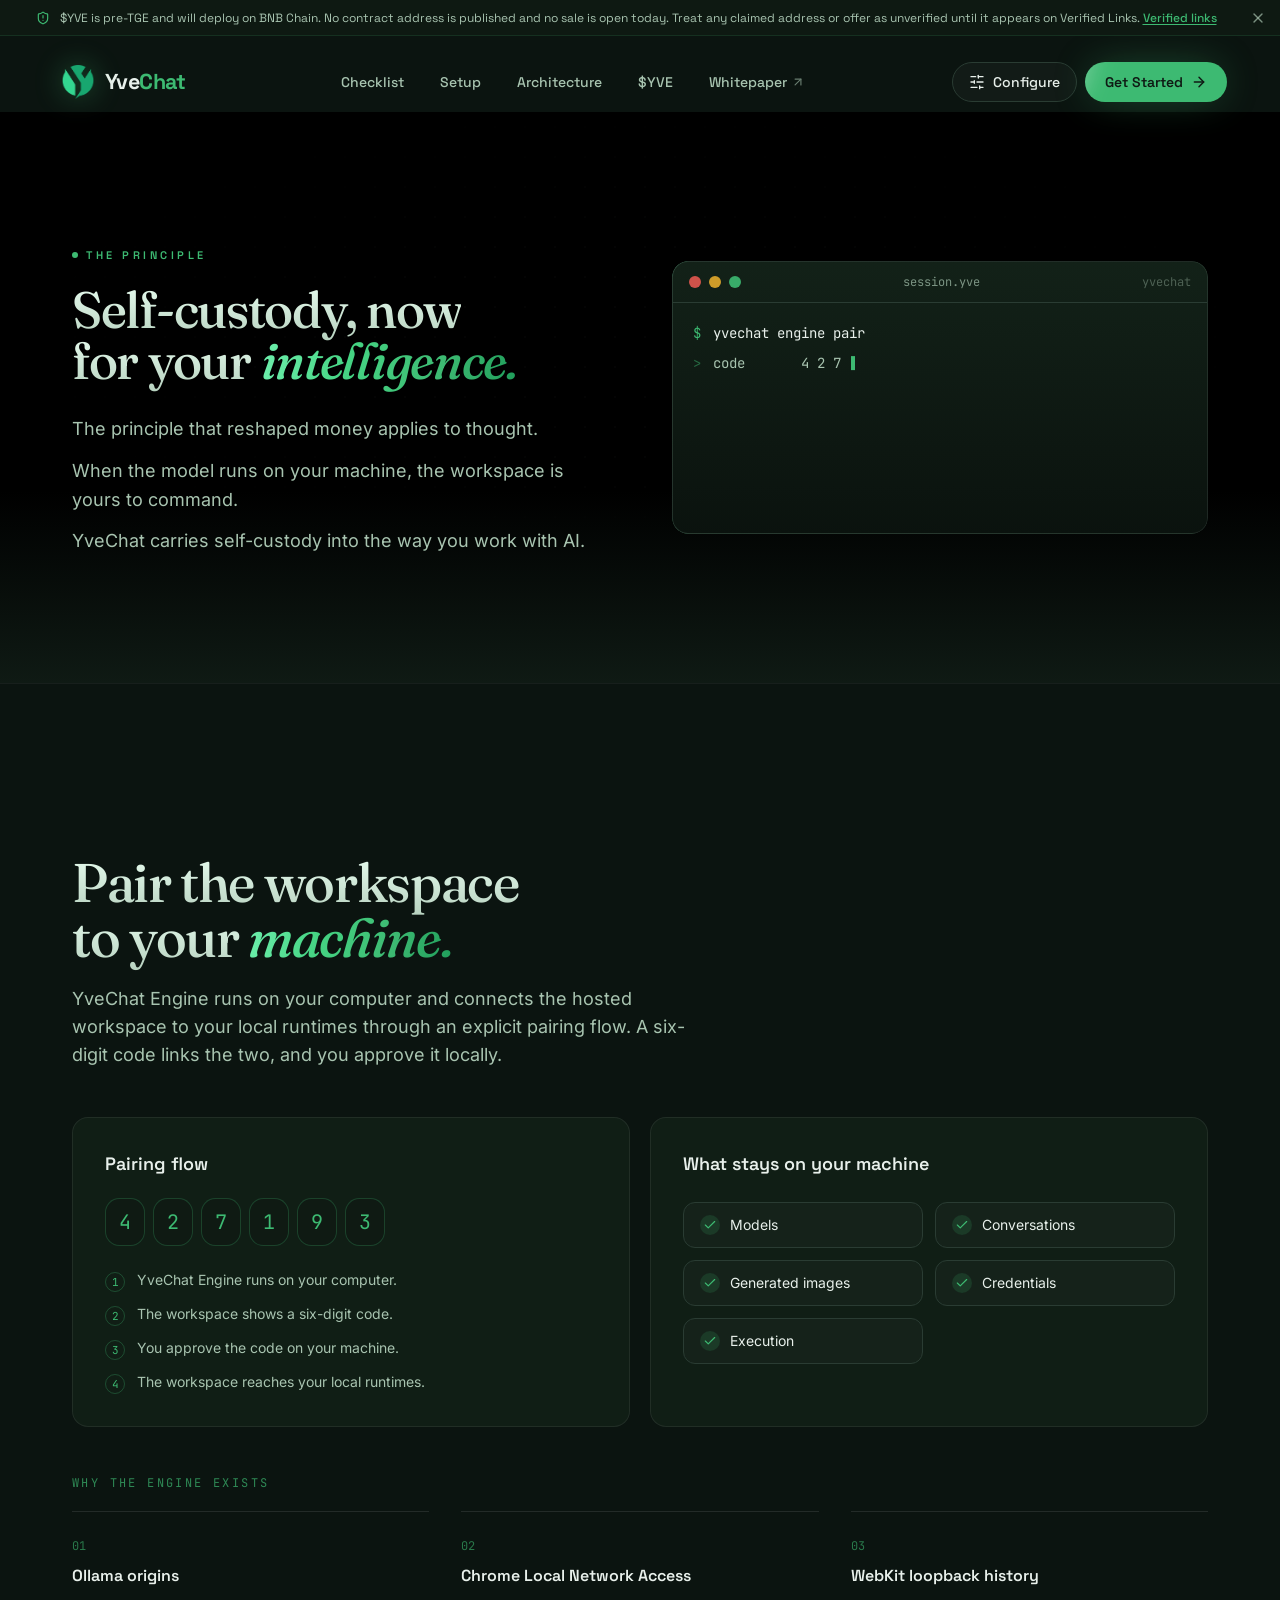
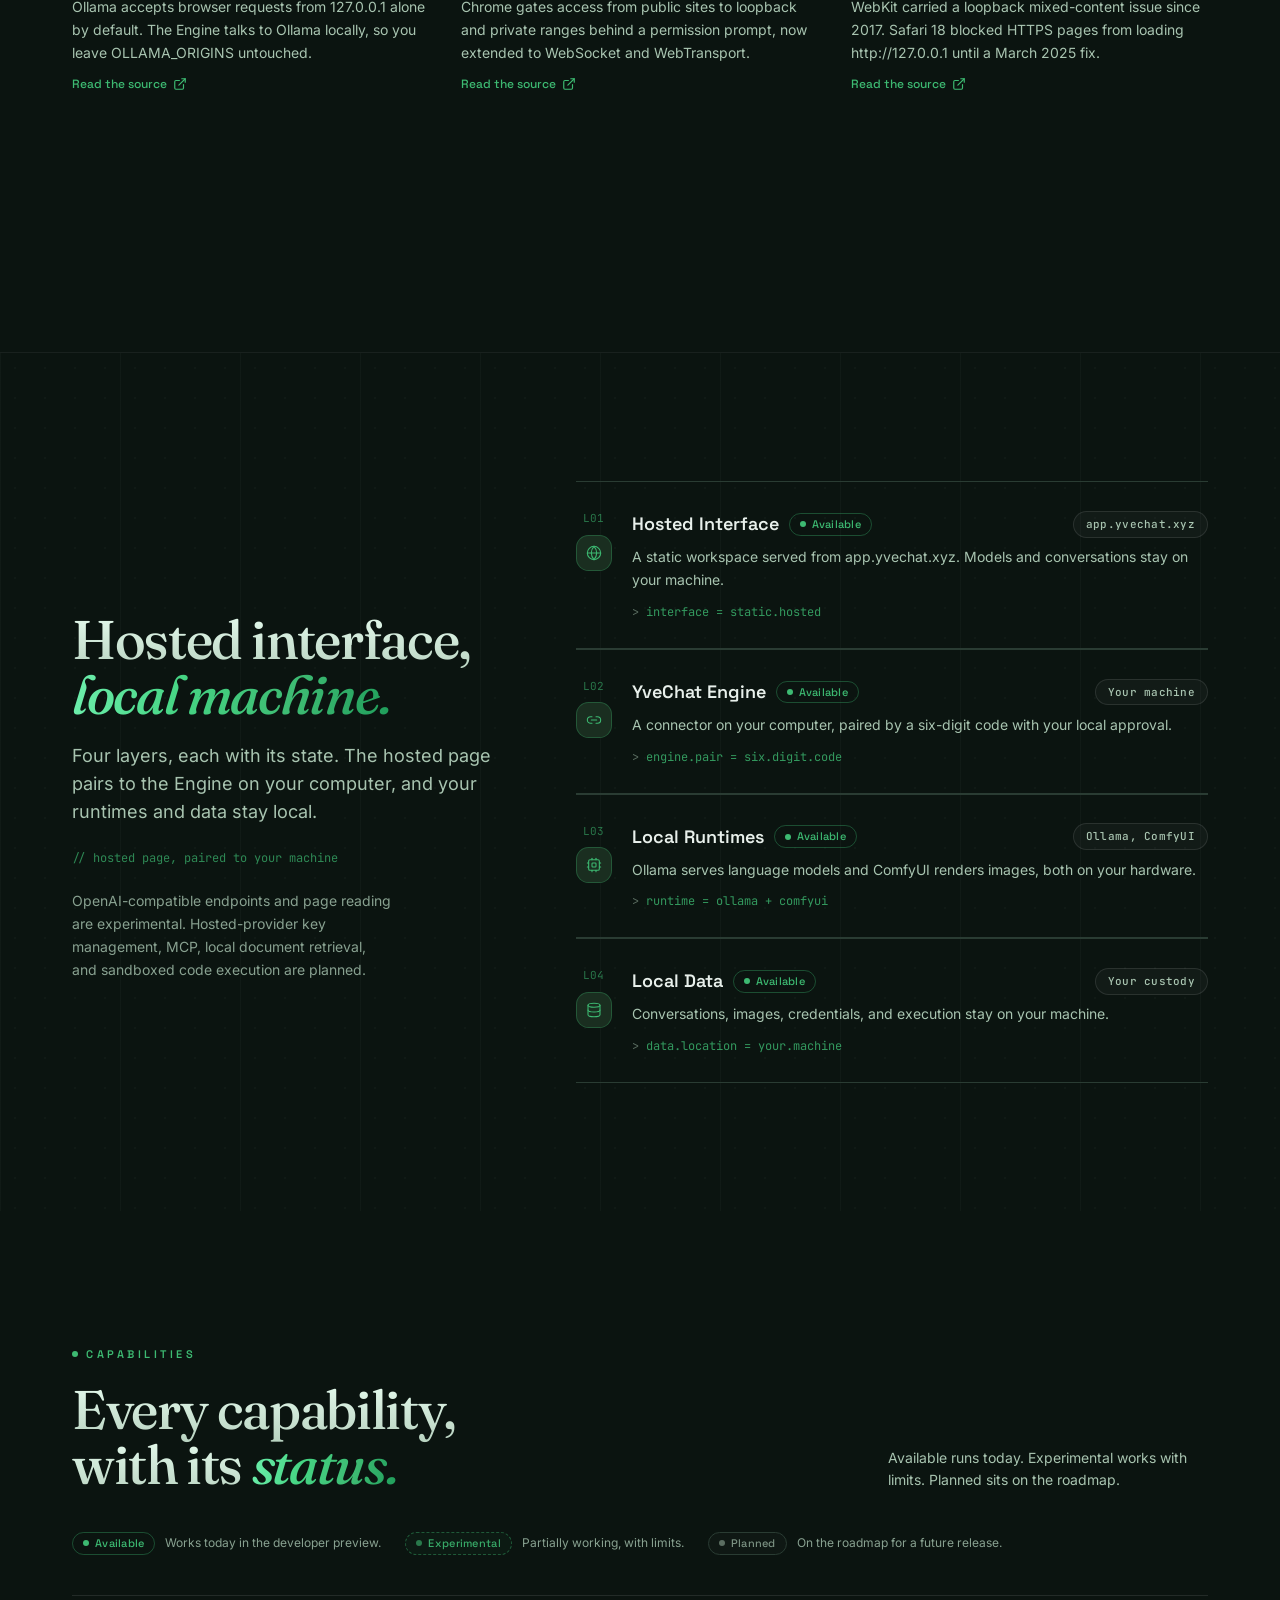
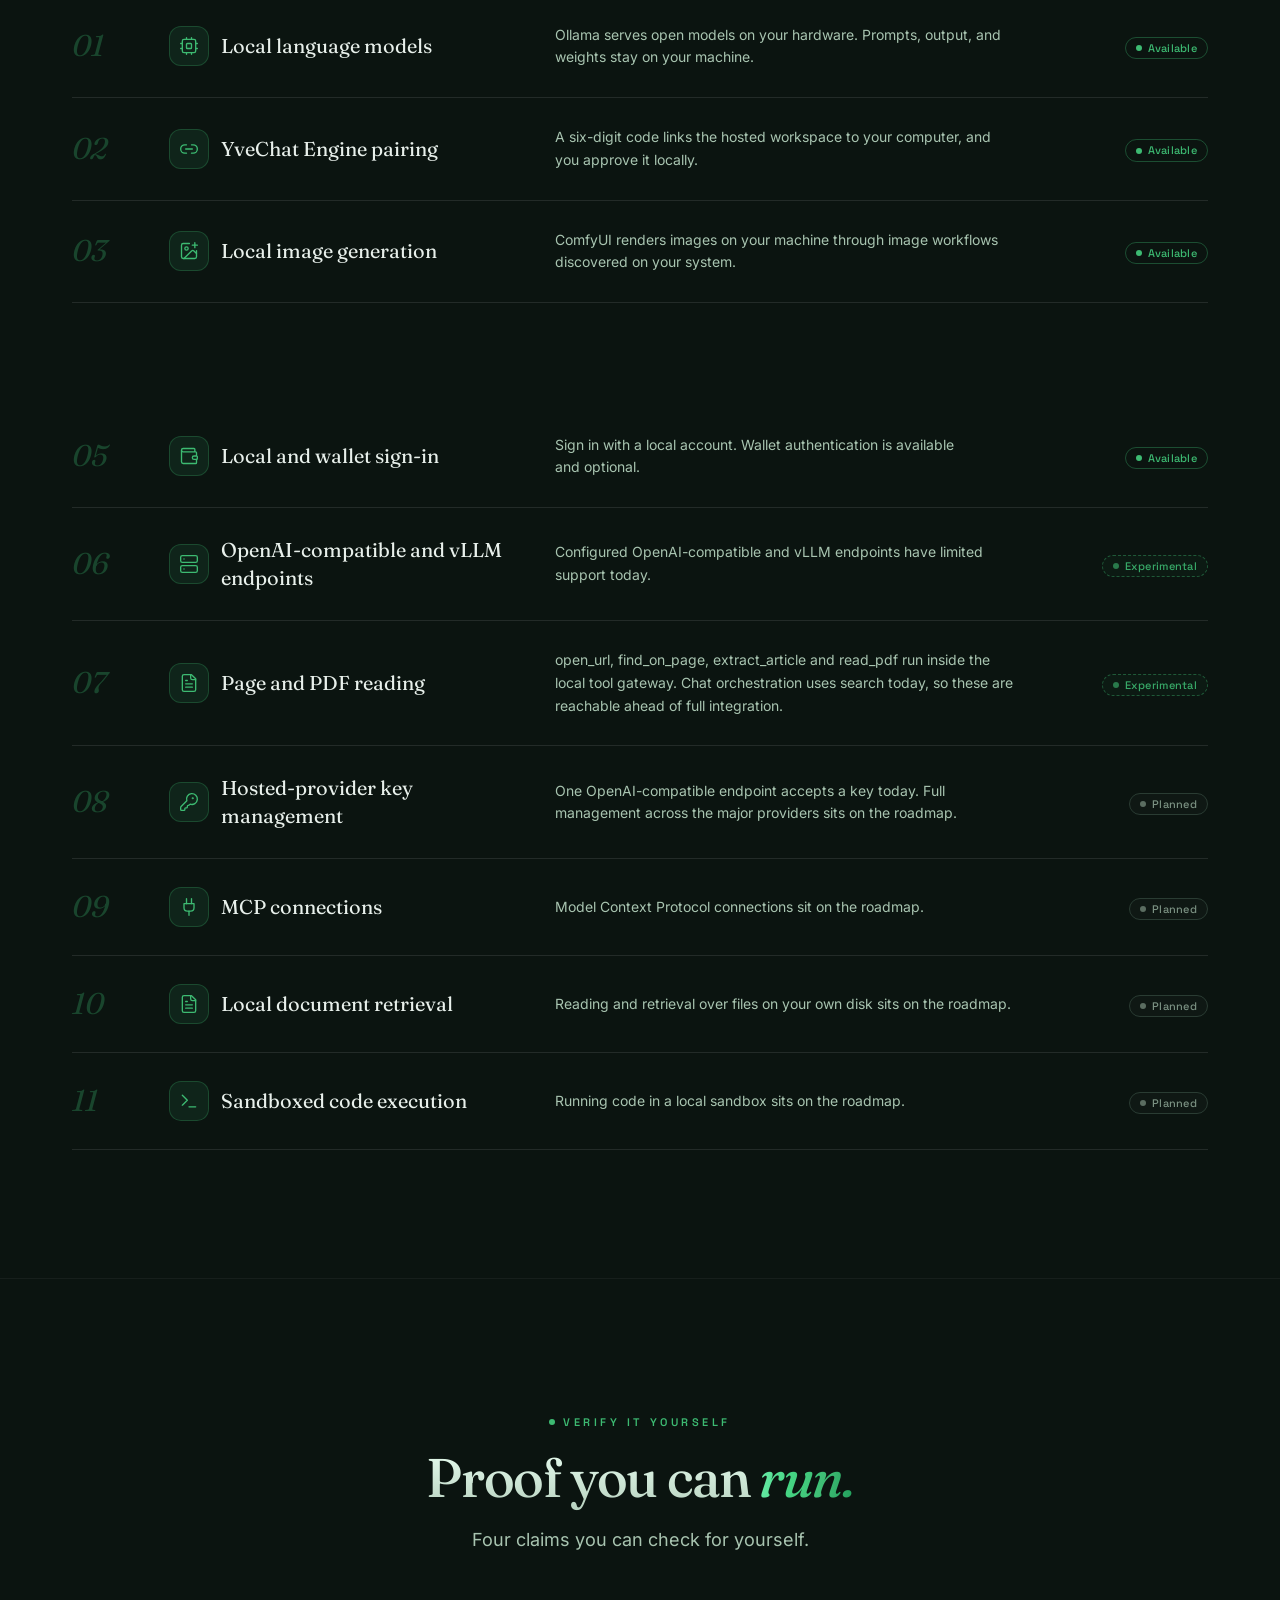
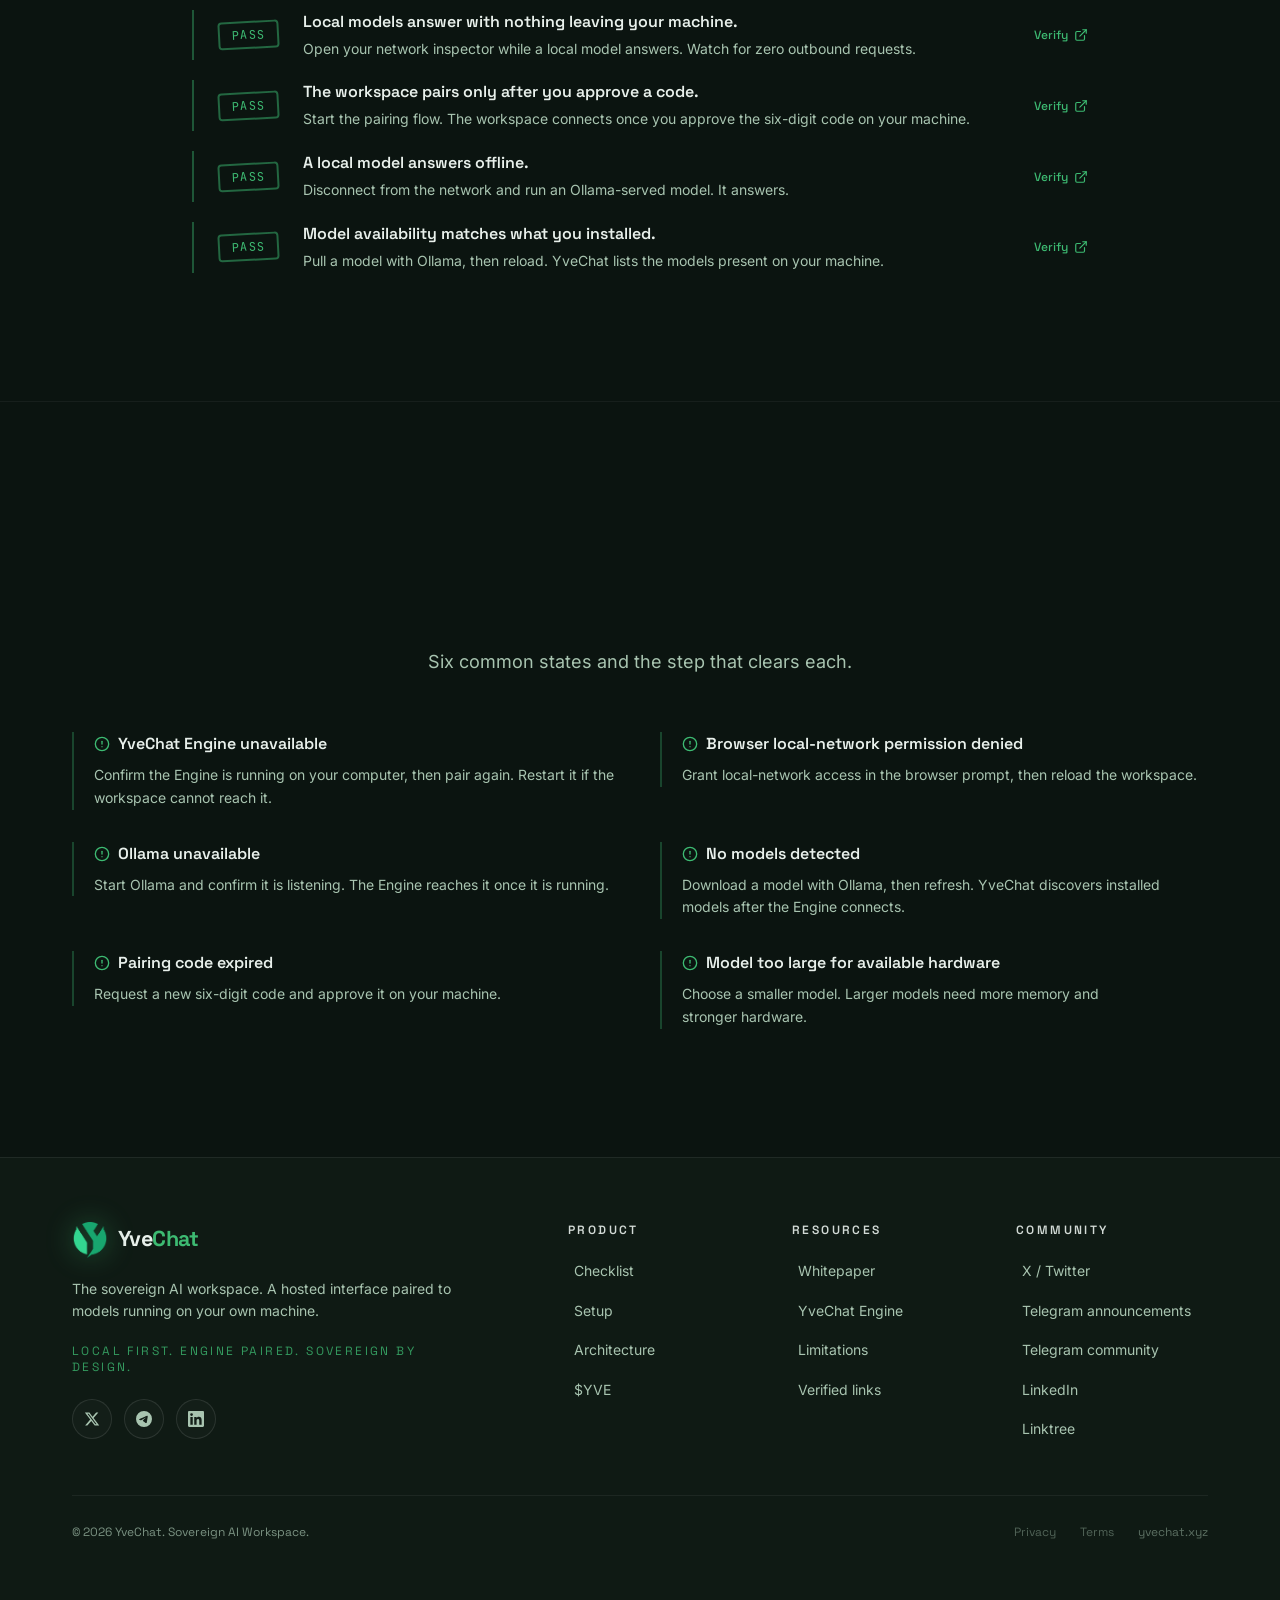
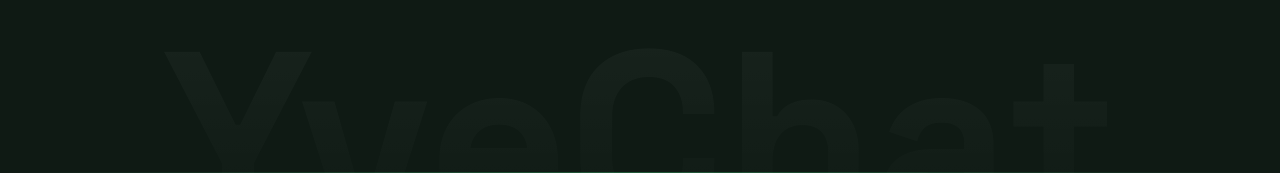
<file: architecture.html>
<!DOCTYPE html><html lang="en" class="__variable_dd00e7 __variable_a8fa63 __variable_933a1b __variable_9bdcb5"><head><meta charSet="utf-8"/><meta name="viewport" content="width=device-width, initial-scale=1"/><link rel="preload" href="/_next/static/media/2f694256428bb6f5-s.p.woff2" as="font" crossorigin="" type="font/woff2"/><link rel="preload" href="/_next/static/media/5a0c43ffa288c21a-s.p.woff2" as="font" crossorigin="" type="font/woff2"/><link rel="preload" href="/_next/static/media/6c596dfcddeca1e9-s.p.woff2" as="font" crossorigin="" type="font/woff2"/><link rel="preload" href="/_next/static/media/a865edea076e0166-s.p.woff2" as="font" crossorigin="" type="font/woff2"/><link rel="preload" href="/_next/static/media/ee130f78dcd136da-s.p.woff2" as="font" crossorigin="" type="font/woff2"/><link rel="preload" as="image" href="/brand/logo-icon.png" fetchPriority="high"/><link rel="stylesheet" href="/_next/static/css/855e929f14b67a5c.css" data-precedence="next"/><link rel="preload" as="script" fetchPriority="low" href="/_next/static/chunks/webpack-f34954e27d12f260.js"/><script src="/_next/static/chunks/fd9d1056-100951c4eccbb55e.js" async=""></script><script src="/_next/static/chunks/117-dcf930ebe9fe9a2b.js" async=""></script><script src="/_next/static/chunks/main-app-b934a466144a342c.js" async=""></script><script src="/_next/static/chunks/741-a06e4aa63237c504.js" async=""></script><script src="/_next/static/chunks/app/architecture/page-be309bc40dabe6b2.js" async=""></script><script src="/_next/static/chunks/242-c06cdaa6de5f7214.js" async=""></script><script src="/_next/static/chunks/696-93dc732d5e31dea6.js" async=""></script><script src="/_next/static/chunks/2-0fb850143ef276fe.js" async=""></script><script src="/_next/static/chunks/app/layout-a09bf1eb88fac52f.js" async=""></script><meta name="theme-color" content="#0F1A14"/><title>Architecture · YveChat</title><meta name="description" content="How the Sovereign Stack fits together: the principle, the Engine, the architecture, and how to verify it yourself."/><meta name="keywords" content="sovereign AI,web3 AI workspace,self-hosted AI,BYOK,wallet login,self-custody AI,local AI,Ollama"/><meta property="og:title" content="YveChat · Sovereign AI Workspace"/><meta property="og:description" content="YveChat connects a hosted workspace to AI models running on your computer, while your models, conversations, images, and compute remain on your machine."/><meta property="og:url" content="https://yvechat.xyz"/><meta property="og:site_name" content="YveChat"/><meta property="og:type" content="website"/><meta name="twitter:card" content="summary_large_image"/><meta name="twitter:title" content="YveChat · Sovereign AI Workspace"/><meta name="twitter:description" content="YveChat connects a hosted workspace to AI models running on your computer, while your models, conversations, images, and compute remain on your machine."/><link rel="icon" href="/favicon.png"/><link rel="apple-touch-icon" href="/favicon.png"/><meta name="next-size-adjust"/><script src="/_next/static/chunks/polyfills-42372ed130431b0a.js" noModule=""></script></head><body class="relative min-h-screen antialiased"><script type="importmap">{"imports":{"three":"https://esm.sh/three@0.160.1","three/addons/":"https://esm.sh/three@0.160.1/examples/jsm/"}}</script><div aria-hidden="true" class="pointer-events-none fixed left-0 top-0 z-[1] h-[440px] w-[440px] rounded-full opacity-0 mix-blend-screen transition-opacity duration-500" style="background:radial-gradient(circle, rgba(61,186,114,0.05) 0%, rgba(61,186,114,0) 62%)"></div><header style="top:var(--banner-h, 0px)" class="fixed inset-x-0 z-50 flex justify-center px-4 pt-4 transition-[top] duration-300"><nav class="flex w-full max-w-[1200px] items-center justify-between rounded-full px-3 py-2 transition-all duration-500 border border-transparent bg-transparent"><a href="/" class="rounded-full px-2 py-1 transition-opacity hover:opacity-90"><span class="flex items-center gap-2.5"><img alt="YveChat" fetchPriority="high" width="34" height="34" decoding="async" data-nimg="1" class="select-none drop-shadow-[0_0_14px_rgba(61,186,114,0.45)]" style="color:transparent" src="/brand/logo-icon.png"/><span class="font-grotesk text-[1.35rem] font-bold tracking-tight text-mist">Yve<span class="text-green">Chat</span></span></span></a><div class="hidden items-center gap-1 md:flex"><a href="/#requirements" class="group relative flex items-center gap-1 rounded-full px-4 py-2 font-grotesk text-sm font-medium text-sage transition-colors hover:text-mist">Checklist<span class="absolute inset-x-4 bottom-1 h-px origin-left scale-x-0 bg-green/70 transition-transform duration-300 group-hover:scale-x-100"></span></a><a href="/#start" class="group relative flex items-center gap-1 rounded-full px-4 py-2 font-grotesk text-sm font-medium text-sage transition-colors hover:text-mist">Setup<span class="absolute inset-x-4 bottom-1 h-px origin-left scale-x-0 bg-green/70 transition-transform duration-300 group-hover:scale-x-100"></span></a><a href="/architecture" class="group relative flex items-center gap-1 rounded-full px-4 py-2 font-grotesk text-sm font-medium text-sage transition-colors hover:text-mist">Architecture<span class="absolute inset-x-4 bottom-1 h-px origin-left scale-x-0 bg-green/70 transition-transform duration-300 group-hover:scale-x-100"></span></a><a href="/#yve" class="group relative flex items-center gap-1 rounded-full px-4 py-2 font-grotesk text-sm font-medium text-sage transition-colors hover:text-mist">$YVE<span class="absolute inset-x-4 bottom-1 h-px origin-left scale-x-0 bg-green/70 transition-transform duration-300 group-hover:scale-x-100"></span></a><a href="https://yvechat.gitbook.io/wp" target="_blank" rel="noreferrer" class="group relative flex items-center gap-1 rounded-full px-4 py-2 font-grotesk text-sm font-medium text-sage transition-colors hover:text-mist">Whitepaper<svg xmlns="http://www.w3.org/2000/svg" width="24" height="24" viewBox="0 0 24 24" fill="none" stroke="currentColor" stroke-width="2" stroke-linecap="round" stroke-linejoin="round" class="lucide lucide-arrow-up-right h-3.5 w-3.5 opacity-60 transition-transform duration-300 group-hover:-translate-y-0.5 group-hover:translate-x-0.5"><path d="M7 7h10v10"></path><path d="M7 17 17 7"></path></svg><span class="absolute inset-x-4 bottom-1 h-px origin-left scale-x-0 bg-green/70 transition-transform duration-300 group-hover:scale-x-100"></span></a></div><div class="flex items-center gap-2"><button type="button" aria-label="Configure your stack" class="relative hidden h-10 items-center gap-2 rounded-full border border-white/12 bg-white/[0.03] px-4 font-grotesk text-sm font-medium text-mist transition-colors hover:border-green/50 hover:text-white lg:inline-flex"><svg xmlns="http://www.w3.org/2000/svg" width="24" height="24" viewBox="0 0 24 24" fill="none" stroke="currentColor" stroke-width="2" stroke-linecap="round" stroke-linejoin="round" class="lucide lucide-sliders-horizontal h-4 w-4"><line x1="21" x2="14" y1="4" y2="4"></line><line x1="10" x2="3" y1="4" y2="4"></line><line x1="21" x2="12" y1="12" y2="12"></line><line x1="8" x2="3" y1="12" y2="12"></line><line x1="21" x2="16" y1="20" y2="20"></line><line x1="12" x2="3" y1="20" y2="20"></line><line x1="14" x2="14" y1="2" y2="6"></line><line x1="8" x2="8" y1="10" y2="14"></line><line x1="16" x2="16" y1="18" y2="22"></line></svg>Configure</button><div class="hidden md:block"><a href="/#start" class="group relative inline-flex items-center justify-center gap-2 overflow-hidden rounded-full font-grotesk font-semibold text-night transition-all duration-300 bg-green shadow-glow hover:shadow-glow-lg h-10 px-5 text-sm"><span class="pointer-events-none absolute inset-0 overflow-hidden rounded-full"><span class="absolute -inset-y-2 -left-1/2 w-1/2 skew-x-[-20deg] bg-white/30 blur-md transition-transform duration-700 group-hover:translate-x-[280%]"></span></span><span class="relative">Get Started</span><svg xmlns="http://www.w3.org/2000/svg" width="24" height="24" viewBox="0 0 24 24" fill="none" stroke="currentColor" stroke-width="2.2" stroke-linecap="round" stroke-linejoin="round" class="lucide lucide-arrow-right relative transition-transform duration-300 group-hover:translate-x-0.5 h-4 w-4"><path d="M5 12h14"></path><path d="m12 5 7 7-7 7"></path></svg></a></div><button type="button" aria-label="Toggle menu" class="flex h-10 w-10 items-center justify-center rounded-full border border-white/10 bg-white/[0.03] text-mist md:hidden"><svg xmlns="http://www.w3.org/2000/svg" width="24" height="24" viewBox="0 0 24 24" fill="none" stroke="currentColor" stroke-width="2" stroke-linecap="round" stroke-linejoin="round" class="lucide lucide-menu h-5 w-5"><line x1="4" x2="20" y1="12" y2="12"></line><line x1="4" x2="20" y1="6" y2="6"></line><line x1="4" x2="20" y1="18" y2="18"></line></svg></button></div></nav></header><main class="relative pt-24 md:pt-28"><section class="relative scroll-mt-24 overflow-hidden py-24 md:py-32"><div class="absolute inset-0 -z-10"><canvas aria-hidden="true" class="aurora-fallback h-full w-full"></canvas></div><div class="pointer-events-none absolute inset-0 -z-10 bg-grid bg-grid-fade opacity-[0.28]"></div><div class="grain pointer-events-none absolute inset-0 -z-10 opacity-[0.05] mix-blend-soft-light"></div><div class="pointer-events-none absolute inset-x-0 bottom-0 -z-10 h-48 bg-gradient-to-b from-transparent to-night"></div><div class="section-shell grid items-center gap-12 lg:grid-cols-2 lg:gap-16"><div><div style="opacity:0;filter:blur(6px);transform:translateY(24px)"><span class="eyebrow"><span class="h-1.5 w-1.5 rounded-full bg-green"></span>The Principle</span></div><div style="opacity:0;filter:blur(6px);transform:translateY(24px)"><h2 class="mt-5 font-display text-4xl font-medium leading-[1.04] tracking-tight text-balance sm:text-5xl md:text-[3.2rem]"><span class="text-gradient-soft">Self-custody, now for your<!-- --> </span><span class="italic text-gradient">intelligence.</span></h2></div><div class="mt-7 space-y-3"><div style="opacity:0;filter:blur(6px);transform:translateY(24px)"><p class="text-pretty text-lg leading-relaxed text-sage">The principle that reshaped money applies to thought.</p></div><div style="opacity:0;filter:blur(6px);transform:translateY(24px)"><p class="text-pretty text-lg leading-relaxed text-sage">When the model runs on your machine, the workspace is yours to command.</p></div><div style="opacity:0;filter:blur(6px);transform:translateY(24px)"><p class="text-pretty text-lg leading-relaxed text-sage">YveChat carries self-custody into the way you work with AI.</p></div></div></div><div style="opacity:0;filter:blur(6px);transform:translateX(24px)"><div class="border-glow relative overflow-hidden rounded-2xl"><div class="glass-strong rounded-2xl"><div class="flex items-center justify-between border-b border-white/8 px-4 py-3"><div class="flex items-center gap-2"><span class="h-3 w-3 rounded-full bg-[#ff5f57]/80"></span><span class="h-3 w-3 rounded-full bg-[#febc2e]/80"></span><span class="h-3 w-3 rounded-full bg-green/90"></span></div><span class="font-mono text-xs text-sage/70">session.yve</span><span class="font-mono text-xs text-sage/40">yvechat</span></div><div class="min-h-[230px] space-y-2.5 p-5 font-mono text-[13px] leading-relaxed sm:text-sm"><div class="flex gap-3"><span class="select-none text-green">$</span><span class="whitespace-pre-wrap text-mist"><span class="ml-0.5 inline-block h-[1.05em] w-[0.5ch] translate-y-[0.15em] animate-blink bg-green"></span></span></div></div></div></div></div></div></section><section id="bridge" class="relative scroll-mt-24 border-t border-white/[0.05] py-24 md:py-32"><div class="section-shell"><div class="flex flex-wrap items-start justify-between gap-4"><div class="flex flex-col items-start text-left"><div style="opacity:0;filter:blur(6px);transform:translateY(24px)"><span class="eyebrow"><span class="h-1.5 w-1.5 rounded-full bg-green"></span>The Engine</span></div><div style="opacity:0;filter:blur(6px);transform:translateY(24px)"><h2 class="mt-5 max-w-[20ch] font-display text-4xl font-medium leading-[1.02] tracking-tight text-balance sm:text-5xl md:text-[3.4rem]"><span class="text-gradient-soft">Pair the workspace to your<!-- --> </span><span class="italic text-gradient">machine.</span></h2></div><div style="opacity:0;filter:blur(6px);transform:translateY(24px)"><p class="mt-5 max-w-[56ch] text-pretty text-base leading-relaxed text-sage md:text-lg">YveChat Engine runs on your computer and connects the hosted workspace to your local runtimes through an explicit pairing flow. A six-digit code links the two, and you approve it locally.</p></div></div><div style="opacity:0;filter:blur(6px);transform:translateY(24px)"><span class="inline-flex shrink-0 items-center gap-1.5 rounded-full border px-2.5 py-0.5 font-grotesk text-[11px] font-medium tracking-wide border-green/35 bg-green/12 text-green"><span class="h-1.5 w-1.5 rounded-full bg-green"></span>Available</span></div></div><div class="mt-12 grid gap-5 lg:grid-cols-2"><div style="opacity:0;filter:blur(6px);transform:translateY(24px)"><div class="surface-card h-full p-7 md:p-8"><h3 class="font-grotesk text-lg font-semibold text-mist">Pairing flow</h3><div class="mt-5 flex gap-2"><span class="flex h-12 w-10 items-center justify-center rounded-lg border border-green/25 bg-night/60 font-mono text-xl text-green">4</span><span class="flex h-12 w-10 items-center justify-center rounded-lg border border-green/25 bg-night/60 font-mono text-xl text-green">2</span><span class="flex h-12 w-10 items-center justify-center rounded-lg border border-green/25 bg-night/60 font-mono text-xl text-green">7</span><span class="flex h-12 w-10 items-center justify-center rounded-lg border border-green/25 bg-night/60 font-mono text-xl text-green">1</span><span class="flex h-12 w-10 items-center justify-center rounded-lg border border-green/25 bg-night/60 font-mono text-xl text-green">9</span><span class="flex h-12 w-10 items-center justify-center rounded-lg border border-green/25 bg-night/60 font-mono text-xl text-green">3</span></div><ol class="mt-6 space-y-3"><li class="flex items-start gap-3 text-sm text-sage"><span class="mt-0.5 flex h-5 w-5 shrink-0 items-center justify-center rounded-full border border-green/30 font-mono text-[11px] text-green">1</span>YveChat Engine runs on your computer.</li><li class="flex items-start gap-3 text-sm text-sage"><span class="mt-0.5 flex h-5 w-5 shrink-0 items-center justify-center rounded-full border border-green/30 font-mono text-[11px] text-green">2</span>The workspace shows a six-digit code.</li><li class="flex items-start gap-3 text-sm text-sage"><span class="mt-0.5 flex h-5 w-5 shrink-0 items-center justify-center rounded-full border border-green/30 font-mono text-[11px] text-green">3</span>You approve the code on your machine.</li><li class="flex items-start gap-3 text-sm text-sage"><span class="mt-0.5 flex h-5 w-5 shrink-0 items-center justify-center rounded-full border border-green/30 font-mono text-[11px] text-green">4</span>The workspace reaches your local runtimes.</li></ol></div></div><div style="opacity:0;filter:blur(6px);transform:translateY(24px)"><div class="surface-card h-full p-7 md:p-8"><h3 class="font-grotesk text-lg font-semibold text-mist">What stays on your machine</h3><ul class="mt-6 grid gap-3 sm:grid-cols-2"><li class="flex items-center gap-2.5 rounded-xl border border-white/8 bg-white/[0.02] px-4 py-3 text-sm text-mist"><span class="flex h-5 w-5 shrink-0 items-center justify-center rounded-full bg-green/15 text-green"><svg xmlns="http://www.w3.org/2000/svg" width="24" height="24" viewBox="0 0 24 24" fill="none" stroke="currentColor" stroke-width="2" stroke-linecap="round" stroke-linejoin="round" class="lucide lucide-check h-3.5 w-3.5"><path d="M20 6 9 17l-5-5"></path></svg></span>Models</li><li class="flex items-center gap-2.5 rounded-xl border border-white/8 bg-white/[0.02] px-4 py-3 text-sm text-mist"><span class="flex h-5 w-5 shrink-0 items-center justify-center rounded-full bg-green/15 text-green"><svg xmlns="http://www.w3.org/2000/svg" width="24" height="24" viewBox="0 0 24 24" fill="none" stroke="currentColor" stroke-width="2" stroke-linecap="round" stroke-linejoin="round" class="lucide lucide-check h-3.5 w-3.5"><path d="M20 6 9 17l-5-5"></path></svg></span>Conversations</li><li class="flex items-center gap-2.5 rounded-xl border border-white/8 bg-white/[0.02] px-4 py-3 text-sm text-mist"><span class="flex h-5 w-5 shrink-0 items-center justify-center rounded-full bg-green/15 text-green"><svg xmlns="http://www.w3.org/2000/svg" width="24" height="24" viewBox="0 0 24 24" fill="none" stroke="currentColor" stroke-width="2" stroke-linecap="round" stroke-linejoin="round" class="lucide lucide-check h-3.5 w-3.5"><path d="M20 6 9 17l-5-5"></path></svg></span>Generated images</li><li class="flex items-center gap-2.5 rounded-xl border border-white/8 bg-white/[0.02] px-4 py-3 text-sm text-mist"><span class="flex h-5 w-5 shrink-0 items-center justify-center rounded-full bg-green/15 text-green"><svg xmlns="http://www.w3.org/2000/svg" width="24" height="24" viewBox="0 0 24 24" fill="none" stroke="currentColor" stroke-width="2" stroke-linecap="round" stroke-linejoin="round" class="lucide lucide-check h-3.5 w-3.5"><path d="M20 6 9 17l-5-5"></path></svg></span>Credentials</li><li class="flex items-center gap-2.5 rounded-xl border border-white/8 bg-white/[0.02] px-4 py-3 text-sm text-mist"><span class="flex h-5 w-5 shrink-0 items-center justify-center rounded-full bg-green/15 text-green"><svg xmlns="http://www.w3.org/2000/svg" width="24" height="24" viewBox="0 0 24 24" fill="none" stroke="currentColor" stroke-width="2" stroke-linecap="round" stroke-linejoin="round" class="lucide lucide-check h-3.5 w-3.5"><path d="M20 6 9 17l-5-5"></path></svg></span>Execution</li></ul></div></div></div><div style="opacity:0;filter:blur(6px);transform:translateY(24px)"><p class="mt-12 font-mono text-xs uppercase tracking-[0.2em] text-green/70">Why the Engine exists</p></div><div class="mt-5 grid gap-8 md:grid-cols-3"><div style="opacity:0;filter:blur(6px);transform:translateY(24px)"><div class="border-t border-white/10 pt-5"><span class="font-mono text-xs text-green/60">01</span><h4 class="mt-2 font-grotesk text-base font-semibold text-mist">Ollama origins</h4><p class="mt-2 text-sm leading-relaxed text-sage">Ollama accepts browser requests from 127.0.0.1 alone by default. The Engine talks to Ollama locally, so you leave OLLAMA_ORIGINS untouched.</p><a href="https://yvechat.gitbook.io/wp/architecture/engine" target="_blank" rel="noreferrer" class="mt-3 inline-flex items-center gap-1.5 font-grotesk text-xs font-medium text-green transition-colors hover:text-green-mint">Read the source<svg xmlns="http://www.w3.org/2000/svg" width="24" height="24" viewBox="0 0 24 24" fill="none" stroke="currentColor" stroke-width="2" stroke-linecap="round" stroke-linejoin="round" class="lucide lucide-external-link h-3.5 w-3.5"><path d="M15 3h6v6"></path><path d="M10 14 21 3"></path><path d="M18 13v6a2 2 0 0 1-2 2H5a2 2 0 0 1-2-2V8a2 2 0 0 1 2-2h6"></path></svg></a></div></div><div style="opacity:0;filter:blur(6px);transform:translateY(24px)"><div class="border-t border-white/10 pt-5"><span class="font-mono text-xs text-green/60">02</span><h4 class="mt-2 font-grotesk text-base font-semibold text-mist">Chrome Local Network Access</h4><p class="mt-2 text-sm leading-relaxed text-sage">Chrome gates access from public sites to loopback and private ranges behind a permission prompt, now extended to WebSocket and WebTransport.</p><a href="https://yvechat.gitbook.io/wp/product-scope/limitations" target="_blank" rel="noreferrer" class="mt-3 inline-flex items-center gap-1.5 font-grotesk text-xs font-medium text-green transition-colors hover:text-green-mint">Read the source<svg xmlns="http://www.w3.org/2000/svg" width="24" height="24" viewBox="0 0 24 24" fill="none" stroke="currentColor" stroke-width="2" stroke-linecap="round" stroke-linejoin="round" class="lucide lucide-external-link h-3.5 w-3.5"><path d="M15 3h6v6"></path><path d="M10 14 21 3"></path><path d="M18 13v6a2 2 0 0 1-2 2H5a2 2 0 0 1-2-2V8a2 2 0 0 1 2-2h6"></path></svg></a></div></div><div style="opacity:0;filter:blur(6px);transform:translateY(24px)"><div class="border-t border-white/10 pt-5"><span class="font-mono text-xs text-green/60">03</span><h4 class="mt-2 font-grotesk text-base font-semibold text-mist">WebKit loopback history</h4><p class="mt-2 text-sm leading-relaxed text-sage">WebKit carried a loopback mixed-content issue since 2017. Safari 18 blocked HTTPS pages from loading http://127.0.0.1 until a March 2025 fix.</p><a href="https://yvechat.gitbook.io/wp/product-scope/limitations" target="_blank" rel="noreferrer" class="mt-3 inline-flex items-center gap-1.5 font-grotesk text-xs font-medium text-green transition-colors hover:text-green-mint">Read the source<svg xmlns="http://www.w3.org/2000/svg" width="24" height="24" viewBox="0 0 24 24" fill="none" stroke="currentColor" stroke-width="2" stroke-linecap="round" stroke-linejoin="round" class="lucide lucide-external-link h-3.5 w-3.5"><path d="M15 3h6v6"></path><path d="M10 14 21 3"></path><path d="M18 13v6a2 2 0 0 1-2 2H5a2 2 0 0 1-2-2V8a2 2 0 0 1 2-2h6"></path></svg></a></div></div></div><div style="opacity:0;filter:blur(6px);transform:translateY(24px)"><div class="mt-12 flex items-center gap-4 rounded-2xl border border-green/20 bg-green/[0.05] px-6 py-5"><span class="flex h-10 w-10 shrink-0 items-center justify-center rounded-full bg-green/15 text-green"><svg xmlns="http://www.w3.org/2000/svg" width="24" height="24" viewBox="0 0 24 24" fill="none" stroke="currentColor" stroke-width="2" stroke-linecap="round" stroke-linejoin="round" class="lucide lucide-terminal h-5 w-5"><polyline points="4 17 10 11 4 5"></polyline><line x1="12" x2="20" y1="19" y2="19"></line></svg></span><p class="font-grotesk text-sm text-mist">An unsigned YveChat Engine developer-preview archive is available for Windows, macOS, and Linux. Signed production installers and automatic updates remain planned.</p></div></div></div></section><section id="architecture" class="relative scroll-mt-24 overflow-hidden border-t border-white/[0.06] py-24 md:py-32"><div class="pointer-events-none absolute inset-0 bg-grid opacity-40"></div><div class="pointer-events-none absolute inset-0 bg-[linear-gradient(to_right,rgba(232,240,235,0.03)_1px,transparent_1px)] [background-size:120px_100%]"></div><div class="section-shell relative grid gap-12 lg:grid-cols-[0.82fr_1.18fr] lg:gap-16"><div class="self-start lg:sticky lg:top-28"><div class="flex flex-col items-start text-left"><div style="opacity:0;filter:blur(6px);transform:translateY(24px)"><h2 class="mt-5 max-w-[20ch] font-display text-4xl font-medium leading-[1.02] tracking-tight text-balance sm:text-5xl md:text-[3.4rem]"><span class="text-gradient-soft">Hosted interface,<!-- --> </span><span class="italic text-gradient">local machine.</span></h2></div><div style="opacity:0;filter:blur(6px);transform:translateY(24px)"><p class="mt-5 max-w-[56ch] text-pretty text-base leading-relaxed text-sage md:text-lg">Four layers, each with its state. The hosted page pairs to the Engine on your computer, and your runtimes and data stay local.</p></div></div><p class="mt-6 font-mono text-xs text-green/70">// hosted page, paired to your machine</p><p class="mt-6 max-w-xs text-pretty text-sm leading-relaxed text-sage/80">OpenAI-compatible endpoints and page reading are experimental. Hosted-provider key management, MCP, local document retrieval, and sandboxed code execution are planned.</p></div><div><div style="opacity:0;filter:blur(6px);transform:translateY(24px)"><div class="group relative grid grid-cols-[auto_1fr] gap-5 border-b border-white/8 py-7 first:border-t"><div class="flex flex-col items-center"><span class="font-mono text-[11px] text-green/60">L01</span><span class="mt-2 flex h-9 w-9 items-center justify-center rounded-md border border-green/30 bg-forest text-green"><svg xmlns="http://www.w3.org/2000/svg" width="24" height="24" viewBox="0 0 24 24" fill="none" stroke="currentColor" stroke-width="1.6" stroke-linecap="round" stroke-linejoin="round" class="lucide lucide-globe h-4 w-4"><circle cx="12" cy="12" r="10"></circle><path d="M12 2a14.5 14.5 0 0 0 0 20 14.5 14.5 0 0 0 0-20"></path><path d="M2 12h20"></path></svg></span></div><div><div class="flex flex-wrap items-center justify-between gap-2"><div class="flex items-center gap-2.5"><h3 class="font-grotesk text-lg font-semibold text-mist">Hosted Interface</h3><span class="inline-flex shrink-0 items-center gap-1.5 rounded-full border px-2.5 py-0.5 font-grotesk text-[11px] font-medium tracking-wide border-green/35 bg-green/12 text-green"><span class="h-1.5 w-1.5 rounded-full bg-green"></span>Available</span></div><div class="inline-flex items-center gap-1.5 rounded-full border text-[11px] font-medium tracking-wide transition-colors border-white/10 bg-white/[0.03] px-3 py-1 text-sage font-mono">app.yvechat.xyz</div></div><p class="mt-2 text-sm leading-relaxed text-sage">A static workspace served from app.yvechat.xyz. Models and conversations stay on your machine.</p><p class="mt-3 font-mono text-xs text-green/80"><span class="text-sage/50">&gt; </span>interface = static.hosted</p></div></div></div><div style="opacity:0;filter:blur(6px);transform:translateY(24px)"><div class="group relative grid grid-cols-[auto_1fr] gap-5 border-b border-white/8 py-7 first:border-t"><div class="flex flex-col items-center"><span class="font-mono text-[11px] text-green/60">L02</span><span class="mt-2 flex h-9 w-9 items-center justify-center rounded-md border border-green/30 bg-forest text-green"><svg xmlns="http://www.w3.org/2000/svg" width="24" height="24" viewBox="0 0 24 24" fill="none" stroke="currentColor" stroke-width="1.6" stroke-linecap="round" stroke-linejoin="round" class="lucide lucide-link2 h-4 w-4"><path d="M9 17H7A5 5 0 0 1 7 7h2"></path><path d="M15 7h2a5 5 0 1 1 0 10h-2"></path><line x1="8" x2="16" y1="12" y2="12"></line></svg></span></div><div><div class="flex flex-wrap items-center justify-between gap-2"><div class="flex items-center gap-2.5"><h3 class="font-grotesk text-lg font-semibold text-mist">YveChat Engine</h3><span class="inline-flex shrink-0 items-center gap-1.5 rounded-full border px-2.5 py-0.5 font-grotesk text-[11px] font-medium tracking-wide border-green/35 bg-green/12 text-green"><span class="h-1.5 w-1.5 rounded-full bg-green"></span>Available</span></div><div class="inline-flex items-center gap-1.5 rounded-full border text-[11px] font-medium tracking-wide transition-colors border-white/10 bg-white/[0.03] px-3 py-1 text-sage font-mono">Your machine</div></div><p class="mt-2 text-sm leading-relaxed text-sage">A connector on your computer, paired by a six-digit code with your local approval.</p><p class="mt-3 font-mono text-xs text-green/80"><span class="text-sage/50">&gt; </span>engine.pair = six.digit.code</p></div></div></div><div style="opacity:0;filter:blur(6px);transform:translateY(24px)"><div class="group relative grid grid-cols-[auto_1fr] gap-5 border-b border-white/8 py-7 first:border-t"><div class="flex flex-col items-center"><span class="font-mono text-[11px] text-green/60">L03</span><span class="mt-2 flex h-9 w-9 items-center justify-center rounded-md border border-green/30 bg-forest text-green"><svg xmlns="http://www.w3.org/2000/svg" width="24" height="24" viewBox="0 0 24 24" fill="none" stroke="currentColor" stroke-width="1.6" stroke-linecap="round" stroke-linejoin="round" class="lucide lucide-cpu h-4 w-4"><rect width="16" height="16" x="4" y="4" rx="2"></rect><rect width="6" height="6" x="9" y="9" rx="1"></rect><path d="M15 2v2"></path><path d="M15 20v2"></path><path d="M2 15h2"></path><path d="M2 9h2"></path><path d="M20 15h2"></path><path d="M20 9h2"></path><path d="M9 2v2"></path><path d="M9 20v2"></path></svg></span></div><div><div class="flex flex-wrap items-center justify-between gap-2"><div class="flex items-center gap-2.5"><h3 class="font-grotesk text-lg font-semibold text-mist">Local Runtimes</h3><span class="inline-flex shrink-0 items-center gap-1.5 rounded-full border px-2.5 py-0.5 font-grotesk text-[11px] font-medium tracking-wide border-green/35 bg-green/12 text-green"><span class="h-1.5 w-1.5 rounded-full bg-green"></span>Available</span></div><div class="inline-flex items-center gap-1.5 rounded-full border text-[11px] font-medium tracking-wide transition-colors border-white/10 bg-white/[0.03] px-3 py-1 text-sage font-mono">Ollama, ComfyUI</div></div><p class="mt-2 text-sm leading-relaxed text-sage">Ollama serves language models and ComfyUI renders images, both on your hardware.</p><p class="mt-3 font-mono text-xs text-green/80"><span class="text-sage/50">&gt; </span>runtime = ollama + comfyui</p></div></div></div><div style="opacity:0;filter:blur(6px);transform:translateY(24px)"><div class="group relative grid grid-cols-[auto_1fr] gap-5 border-b border-white/8 py-7 first:border-t"><div class="flex flex-col items-center"><span class="font-mono text-[11px] text-green/60">L04</span><span class="mt-2 flex h-9 w-9 items-center justify-center rounded-md border border-green/30 bg-forest text-green"><svg xmlns="http://www.w3.org/2000/svg" width="24" height="24" viewBox="0 0 24 24" fill="none" stroke="currentColor" stroke-width="1.6" stroke-linecap="round" stroke-linejoin="round" class="lucide lucide-database h-4 w-4"><ellipse cx="12" cy="5" rx="9" ry="3"></ellipse><path d="M3 5V19A9 3 0 0 0 21 19V5"></path><path d="M3 12A9 3 0 0 0 21 12"></path></svg></span></div><div><div class="flex flex-wrap items-center justify-between gap-2"><div class="flex items-center gap-2.5"><h3 class="font-grotesk text-lg font-semibold text-mist">Local Data</h3><span class="inline-flex shrink-0 items-center gap-1.5 rounded-full border px-2.5 py-0.5 font-grotesk text-[11px] font-medium tracking-wide border-green/35 bg-green/12 text-green"><span class="h-1.5 w-1.5 rounded-full bg-green"></span>Available</span></div><div class="inline-flex items-center gap-1.5 rounded-full border text-[11px] font-medium tracking-wide transition-colors border-white/10 bg-white/[0.03] px-3 py-1 text-sage font-mono">Your custody</div></div><p class="mt-2 text-sm leading-relaxed text-sage">Conversations, images, credentials, and execution stay on your machine.</p><p class="mt-3 font-mono text-xs text-green/80"><span class="text-sage/50">&gt; </span>data.location = your.machine</p></div></div></div></div></div></section><section id="capabilities" class="relative scroll-mt-24 py-24 md:py-32"><div class="section-shell"><div class="flex flex-wrap items-end justify-between gap-6"><div class="flex flex-col items-start text-left"><div style="opacity:0;filter:blur(6px);transform:translateY(24px)"><span class="eyebrow"><span class="h-1.5 w-1.5 rounded-full bg-green"></span>Capabilities</span></div><div style="opacity:0;filter:blur(6px);transform:translateY(24px)"><h2 class="mt-5 max-w-[20ch] font-display text-4xl font-medium leading-[1.02] tracking-tight text-balance sm:text-5xl md:text-[3.4rem]"><span class="text-gradient-soft">Every capability, with its<!-- --> </span><span class="italic text-gradient">status.</span></h2></div></div><div style="opacity:0;filter:blur(6px);transform:translateY(24px)"><p class="max-w-xs text-pretty text-sm leading-relaxed text-sage">Available runs today. Experimental works with limits. Planned sits on the roadmap.</p></div></div><div style="opacity:0;filter:blur(6px);transform:translateY(24px)"><div class="mt-10 flex flex-wrap gap-x-6 gap-y-3"><span class="flex items-center gap-2.5"><span class="inline-flex shrink-0 items-center gap-1.5 rounded-full border px-2.5 py-0.5 font-grotesk text-[11px] font-medium tracking-wide border-green/35 bg-green/12 text-green"><span class="h-1.5 w-1.5 rounded-full bg-green"></span>Available</span><span class="text-xs text-sage/80">Works today in the developer preview.</span></span><span class="flex items-center gap-2.5"><span class="inline-flex shrink-0 items-center gap-1.5 rounded-full border px-2.5 py-0.5 font-grotesk text-[11px] font-medium tracking-wide border-green/40 bg-green/[0.04] text-green/90 [border-style:dashed]"><span class="h-1.5 w-1.5 rounded-full bg-green/60"></span>Experimental</span><span class="text-xs text-sage/80">Partially working, with limits.</span></span><span class="flex items-center gap-2.5"><span class="inline-flex shrink-0 items-center gap-1.5 rounded-full border px-2.5 py-0.5 font-grotesk text-[11px] font-medium tracking-wide border-white/12 bg-white/[0.02] text-sage/70"><span class="h-1.5 w-1.5 rounded-full bg-sage/50"></span>Planned</span><span class="text-xs text-sage/80">On the roadmap for a future release.</span></span></div></div><div class="mt-10 border-t border-white/10"><div style="opacity:0;filter:blur(6px);transform:translateY(24px)"><div class="group grid grid-cols-1 items-center gap-3 border-b border-white/10 py-6 transition-colors hover:bg-white/[0.015] md:grid-cols-12 md:gap-6 md:py-7"><div class="flex items-center gap-4 md:col-span-1"><span class="font-display text-2xl italic text-green/30 transition-colors group-hover:text-green/70 md:text-3xl">01</span></div><div class="flex items-center gap-3 md:col-span-4"><span class="flex h-10 w-10 shrink-0 items-center justify-center rounded-xl border border-green/25 bg-green/10 text-green"><svg xmlns="http://www.w3.org/2000/svg" width="24" height="24" viewBox="0 0 24 24" fill="none" stroke="currentColor" stroke-width="1.6" stroke-linecap="round" stroke-linejoin="round" class="lucide lucide-cpu h-5 w-5"><rect width="16" height="16" x="4" y="4" rx="2"></rect><rect width="6" height="6" x="9" y="9" rx="1"></rect><path d="M15 2v2"></path><path d="M15 20v2"></path><path d="M2 15h2"></path><path d="M2 9h2"></path><path d="M20 15h2"></path><path d="M20 9h2"></path><path d="M9 2v2"></path><path d="M9 20v2"></path></svg></span><h3 class="font-display text-lg text-mist md:text-xl">Local language models</h3></div><p class="text-pretty text-sm leading-relaxed text-sage md:col-span-5">Ollama serves open models on your hardware. Prompts, output, and weights stay on your machine.</p><div class="md:col-span-2 md:text-right"><span class="inline-flex shrink-0 items-center gap-1.5 rounded-full border px-2.5 py-0.5 font-grotesk text-[11px] font-medium tracking-wide border-green/35 bg-green/12 text-green"><span class="h-1.5 w-1.5 rounded-full bg-green"></span>Available</span></div></div></div><div style="opacity:0;filter:blur(6px);transform:translateY(24px)"><div class="group grid grid-cols-1 items-center gap-3 border-b border-white/10 py-6 transition-colors hover:bg-white/[0.015] md:grid-cols-12 md:gap-6 md:py-7"><div class="flex items-center gap-4 md:col-span-1"><span class="font-display text-2xl italic text-green/30 transition-colors group-hover:text-green/70 md:text-3xl">02</span></div><div class="flex items-center gap-3 md:col-span-4"><span class="flex h-10 w-10 shrink-0 items-center justify-center rounded-xl border border-green/25 bg-green/10 text-green"><svg xmlns="http://www.w3.org/2000/svg" width="24" height="24" viewBox="0 0 24 24" fill="none" stroke="currentColor" stroke-width="1.6" stroke-linecap="round" stroke-linejoin="round" class="lucide lucide-link2 h-5 w-5"><path d="M9 17H7A5 5 0 0 1 7 7h2"></path><path d="M15 7h2a5 5 0 1 1 0 10h-2"></path><line x1="8" x2="16" y1="12" y2="12"></line></svg></span><h3 class="font-display text-lg text-mist md:text-xl">YveChat Engine pairing</h3></div><p class="text-pretty text-sm leading-relaxed text-sage md:col-span-5">A six-digit code links the hosted workspace to your computer, and you approve it locally.</p><div class="md:col-span-2 md:text-right"><span class="inline-flex shrink-0 items-center gap-1.5 rounded-full border px-2.5 py-0.5 font-grotesk text-[11px] font-medium tracking-wide border-green/35 bg-green/12 text-green"><span class="h-1.5 w-1.5 rounded-full bg-green"></span>Available</span></div></div></div><div style="opacity:0;filter:blur(6px);transform:translateY(24px)"><div class="group grid grid-cols-1 items-center gap-3 border-b border-white/10 py-6 transition-colors hover:bg-white/[0.015] md:grid-cols-12 md:gap-6 md:py-7"><div class="flex items-center gap-4 md:col-span-1"><span class="font-display text-2xl italic text-green/30 transition-colors group-hover:text-green/70 md:text-3xl">03</span></div><div class="flex items-center gap-3 md:col-span-4"><span class="flex h-10 w-10 shrink-0 items-center justify-center rounded-xl border border-green/25 bg-green/10 text-green"><svg xmlns="http://www.w3.org/2000/svg" width="24" height="24" viewBox="0 0 24 24" fill="none" stroke="currentColor" stroke-width="1.6" stroke-linecap="round" stroke-linejoin="round" class="lucide lucide-image-plus h-5 w-5"><path d="M16 5h6"></path><path d="M19 2v6"></path><path d="M21 11.5V19a2 2 0 0 1-2 2H5a2 2 0 0 1-2-2V5a2 2 0 0 1 2-2h7.5"></path><path d="m21 15-3.086-3.086a2 2 0 0 0-2.828 0L6 21"></path><circle cx="9" cy="9" r="2"></circle></svg></span><h3 class="font-display text-lg text-mist md:text-xl">Local image generation</h3></div><p class="text-pretty text-sm leading-relaxed text-sage md:col-span-5">ComfyUI renders images on your machine through image workflows discovered on your system.</p><div class="md:col-span-2 md:text-right"><span class="inline-flex shrink-0 items-center gap-1.5 rounded-full border px-2.5 py-0.5 font-grotesk text-[11px] font-medium tracking-wide border-green/35 bg-green/12 text-green"><span class="h-1.5 w-1.5 rounded-full bg-green"></span>Available</span></div></div></div><div style="opacity:0;filter:blur(6px);transform:translateY(24px)"><div class="group grid grid-cols-1 items-center gap-3 border-b border-white/10 py-6 transition-colors hover:bg-white/[0.015] md:grid-cols-12 md:gap-6 md:py-7"><div class="flex items-center gap-4 md:col-span-1"><span class="font-display text-2xl italic text-green/30 transition-colors group-hover:text-green/70 md:text-3xl">04</span></div><div class="flex items-center gap-3 md:col-span-4"><span class="flex h-10 w-10 shrink-0 items-center justify-center rounded-xl border border-green/25 bg-green/10 text-green"><svg xmlns="http://www.w3.org/2000/svg" width="24" height="24" viewBox="0 0 24 24" fill="none" stroke="currentColor" stroke-width="1.6" stroke-linecap="round" stroke-linejoin="round" class="lucide lucide-search h-5 w-5"><circle cx="11" cy="11" r="8"></circle><path d="m21 21-4.3-4.3"></path></svg></span><h3 class="font-display text-lg text-mist md:text-xl">Web search with citations</h3></div><p class="text-pretty text-sm leading-relaxed text-sage md:col-span-5">Web search runs through the local tool gateway and returns clickable sources.</p><div class="md:col-span-2 md:text-right"><span class="inline-flex shrink-0 items-center gap-1.5 rounded-full border px-2.5 py-0.5 font-grotesk text-[11px] font-medium tracking-wide border-green/35 bg-green/12 text-green"><span class="h-1.5 w-1.5 rounded-full bg-green"></span>Available</span></div></div></div><div style="opacity:0;filter:blur(6px);transform:translateY(24px)"><div class="group grid grid-cols-1 items-center gap-3 border-b border-white/10 py-6 transition-colors hover:bg-white/[0.015] md:grid-cols-12 md:gap-6 md:py-7"><div class="flex items-center gap-4 md:col-span-1"><span class="font-display text-2xl italic text-green/30 transition-colors group-hover:text-green/70 md:text-3xl">05</span></div><div class="flex items-center gap-3 md:col-span-4"><span class="flex h-10 w-10 shrink-0 items-center justify-center rounded-xl border border-green/25 bg-green/10 text-green"><svg xmlns="http://www.w3.org/2000/svg" width="24" height="24" viewBox="0 0 24 24" fill="none" stroke="currentColor" stroke-width="1.6" stroke-linecap="round" stroke-linejoin="round" class="lucide lucide-wallet h-5 w-5"><path d="M19 7V4a1 1 0 0 0-1-1H5a2 2 0 0 0 0 4h15a1 1 0 0 1 1 1v4h-3a2 2 0 0 0 0 4h3a1 1 0 0 0 1-1v-2a1 1 0 0 0-1-1"></path><path d="M3 5v14a2 2 0 0 0 2 2h15a1 1 0 0 0 1-1v-4"></path></svg></span><h3 class="font-display text-lg text-mist md:text-xl">Local and wallet sign-in</h3></div><p class="text-pretty text-sm leading-relaxed text-sage md:col-span-5">Sign in with a local account. Wallet authentication is available and optional.</p><div class="md:col-span-2 md:text-right"><span class="inline-flex shrink-0 items-center gap-1.5 rounded-full border px-2.5 py-0.5 font-grotesk text-[11px] font-medium tracking-wide border-green/35 bg-green/12 text-green"><span class="h-1.5 w-1.5 rounded-full bg-green"></span>Available</span></div></div></div><div style="opacity:0;filter:blur(6px);transform:translateY(24px)"><div class="group grid grid-cols-1 items-center gap-3 border-b border-white/10 py-6 transition-colors hover:bg-white/[0.015] md:grid-cols-12 md:gap-6 md:py-7"><div class="flex items-center gap-4 md:col-span-1"><span class="font-display text-2xl italic text-green/30 transition-colors group-hover:text-green/70 md:text-3xl">06</span></div><div class="flex items-center gap-3 md:col-span-4"><span class="flex h-10 w-10 shrink-0 items-center justify-center rounded-xl border border-green/25 bg-green/10 text-green"><svg xmlns="http://www.w3.org/2000/svg" width="24" height="24" viewBox="0 0 24 24" fill="none" stroke="currentColor" stroke-width="1.6" stroke-linecap="round" stroke-linejoin="round" class="lucide lucide-server h-5 w-5"><rect width="20" height="8" x="2" y="2" rx="2" ry="2"></rect><rect width="20" height="8" x="2" y="14" rx="2" ry="2"></rect><line x1="6" x2="6.01" y1="6" y2="6"></line><line x1="6" x2="6.01" y1="18" y2="18"></line></svg></span><h3 class="font-display text-lg text-mist md:text-xl">OpenAI-compatible and vLLM endpoints</h3></div><p class="text-pretty text-sm leading-relaxed text-sage md:col-span-5">Configured OpenAI-compatible and vLLM endpoints have limited support today.</p><div class="md:col-span-2 md:text-right"><span class="inline-flex shrink-0 items-center gap-1.5 rounded-full border px-2.5 py-0.5 font-grotesk text-[11px] font-medium tracking-wide border-green/40 bg-green/[0.04] text-green/90 [border-style:dashed]"><span class="h-1.5 w-1.5 rounded-full bg-green/60"></span>Experimental</span></div></div></div><div style="opacity:0;filter:blur(6px);transform:translateY(24px)"><div class="group grid grid-cols-1 items-center gap-3 border-b border-white/10 py-6 transition-colors hover:bg-white/[0.015] md:grid-cols-12 md:gap-6 md:py-7"><div class="flex items-center gap-4 md:col-span-1"><span class="font-display text-2xl italic text-green/30 transition-colors group-hover:text-green/70 md:text-3xl">07</span></div><div class="flex items-center gap-3 md:col-span-4"><span class="flex h-10 w-10 shrink-0 items-center justify-center rounded-xl border border-green/25 bg-green/10 text-green"><svg xmlns="http://www.w3.org/2000/svg" width="24" height="24" viewBox="0 0 24 24" fill="none" stroke="currentColor" stroke-width="1.6" stroke-linecap="round" stroke-linejoin="round" class="lucide lucide-file-text h-5 w-5"><path d="M15 2H6a2 2 0 0 0-2 2v16a2 2 0 0 0 2 2h12a2 2 0 0 0 2-2V7Z"></path><path d="M14 2v4a2 2 0 0 0 2 2h4"></path><path d="M10 9H8"></path><path d="M16 13H8"></path><path d="M16 17H8"></path></svg></span><h3 class="font-display text-lg text-mist md:text-xl">Page and PDF reading</h3></div><p class="text-pretty text-sm leading-relaxed text-sage md:col-span-5">open_url, find_on_page, extract_article and read_pdf run inside the local tool gateway. Chat orchestration uses search today, so these are reachable ahead of full integration.</p><div class="md:col-span-2 md:text-right"><span class="inline-flex shrink-0 items-center gap-1.5 rounded-full border px-2.5 py-0.5 font-grotesk text-[11px] font-medium tracking-wide border-green/40 bg-green/[0.04] text-green/90 [border-style:dashed]"><span class="h-1.5 w-1.5 rounded-full bg-green/60"></span>Experimental</span></div></div></div><div style="opacity:0;filter:blur(6px);transform:translateY(24px)"><div class="group grid grid-cols-1 items-center gap-3 border-b border-white/10 py-6 transition-colors hover:bg-white/[0.015] md:grid-cols-12 md:gap-6 md:py-7"><div class="flex items-center gap-4 md:col-span-1"><span class="font-display text-2xl italic text-green/30 transition-colors group-hover:text-green/70 md:text-3xl">08</span></div><div class="flex items-center gap-3 md:col-span-4"><span class="flex h-10 w-10 shrink-0 items-center justify-center rounded-xl border border-green/25 bg-green/10 text-green"><svg xmlns="http://www.w3.org/2000/svg" width="24" height="24" viewBox="0 0 24 24" fill="none" stroke="currentColor" stroke-width="1.6" stroke-linecap="round" stroke-linejoin="round" class="lucide lucide-key-round h-5 w-5"><path d="M2.586 17.414A2 2 0 0 0 2 18.828V21a1 1 0 0 0 1 1h3a1 1 0 0 0 1-1v-1a1 1 0 0 1 1-1h1a1 1 0 0 0 1-1v-1a1 1 0 0 1 1-1h.172a2 2 0 0 0 1.414-.586l.814-.814a6.5 6.5 0 1 0-4-4z"></path><circle cx="16.5" cy="7.5" r=".5" fill="currentColor"></circle></svg></span><h3 class="font-display text-lg text-mist md:text-xl">Hosted-provider key management</h3></div><p class="text-pretty text-sm leading-relaxed text-sage md:col-span-5">One OpenAI-compatible endpoint accepts a key today. Full management across the major providers sits on the roadmap.</p><div class="md:col-span-2 md:text-right"><span class="inline-flex shrink-0 items-center gap-1.5 rounded-full border px-2.5 py-0.5 font-grotesk text-[11px] font-medium tracking-wide border-white/12 bg-white/[0.02] text-sage/70"><span class="h-1.5 w-1.5 rounded-full bg-sage/50"></span>Planned</span></div></div></div><div style="opacity:0;filter:blur(6px);transform:translateY(24px)"><div class="group grid grid-cols-1 items-center gap-3 border-b border-white/10 py-6 transition-colors hover:bg-white/[0.015] md:grid-cols-12 md:gap-6 md:py-7"><div class="flex items-center gap-4 md:col-span-1"><span class="font-display text-2xl italic text-green/30 transition-colors group-hover:text-green/70 md:text-3xl">09</span></div><div class="flex items-center gap-3 md:col-span-4"><span class="flex h-10 w-10 shrink-0 items-center justify-center rounded-xl border border-green/25 bg-green/10 text-green"><svg xmlns="http://www.w3.org/2000/svg" width="24" height="24" viewBox="0 0 24 24" fill="none" stroke="currentColor" stroke-width="1.6" stroke-linecap="round" stroke-linejoin="round" class="lucide lucide-plug h-5 w-5"><path d="M12 22v-5"></path><path d="M9 8V2"></path><path d="M15 8V2"></path><path d="M18 8v5a4 4 0 0 1-4 4h-4a4 4 0 0 1-4-4V8Z"></path></svg></span><h3 class="font-display text-lg text-mist md:text-xl">MCP connections</h3></div><p class="text-pretty text-sm leading-relaxed text-sage md:col-span-5">Model Context Protocol connections sit on the roadmap.</p><div class="md:col-span-2 md:text-right"><span class="inline-flex shrink-0 items-center gap-1.5 rounded-full border px-2.5 py-0.5 font-grotesk text-[11px] font-medium tracking-wide border-white/12 bg-white/[0.02] text-sage/70"><span class="h-1.5 w-1.5 rounded-full bg-sage/50"></span>Planned</span></div></div></div><div style="opacity:0;filter:blur(6px);transform:translateY(24px)"><div class="group grid grid-cols-1 items-center gap-3 border-b border-white/10 py-6 transition-colors hover:bg-white/[0.015] md:grid-cols-12 md:gap-6 md:py-7"><div class="flex items-center gap-4 md:col-span-1"><span class="font-display text-2xl italic text-green/30 transition-colors group-hover:text-green/70 md:text-3xl">10</span></div><div class="flex items-center gap-3 md:col-span-4"><span class="flex h-10 w-10 shrink-0 items-center justify-center rounded-xl border border-green/25 bg-green/10 text-green"><svg xmlns="http://www.w3.org/2000/svg" width="24" height="24" viewBox="0 0 24 24" fill="none" stroke="currentColor" stroke-width="1.6" stroke-linecap="round" stroke-linejoin="round" class="lucide lucide-file-text h-5 w-5"><path d="M15 2H6a2 2 0 0 0-2 2v16a2 2 0 0 0 2 2h12a2 2 0 0 0 2-2V7Z"></path><path d="M14 2v4a2 2 0 0 0 2 2h4"></path><path d="M10 9H8"></path><path d="M16 13H8"></path><path d="M16 17H8"></path></svg></span><h3 class="font-display text-lg text-mist md:text-xl">Local document retrieval</h3></div><p class="text-pretty text-sm leading-relaxed text-sage md:col-span-5">Reading and retrieval over files on your own disk sits on the roadmap.</p><div class="md:col-span-2 md:text-right"><span class="inline-flex shrink-0 items-center gap-1.5 rounded-full border px-2.5 py-0.5 font-grotesk text-[11px] font-medium tracking-wide border-white/12 bg-white/[0.02] text-sage/70"><span class="h-1.5 w-1.5 rounded-full bg-sage/50"></span>Planned</span></div></div></div><div style="opacity:0;filter:blur(6px);transform:translateY(24px)"><div class="group grid grid-cols-1 items-center gap-3 border-b border-white/10 py-6 transition-colors hover:bg-white/[0.015] md:grid-cols-12 md:gap-6 md:py-7"><div class="flex items-center gap-4 md:col-span-1"><span class="font-display text-2xl italic text-green/30 transition-colors group-hover:text-green/70 md:text-3xl">11</span></div><div class="flex items-center gap-3 md:col-span-4"><span class="flex h-10 w-10 shrink-0 items-center justify-center rounded-xl border border-green/25 bg-green/10 text-green"><svg xmlns="http://www.w3.org/2000/svg" width="24" height="24" viewBox="0 0 24 24" fill="none" stroke="currentColor" stroke-width="1.6" stroke-linecap="round" stroke-linejoin="round" class="lucide lucide-terminal h-5 w-5"><polyline points="4 17 10 11 4 5"></polyline><line x1="12" x2="20" y1="19" y2="19"></line></svg></span><h3 class="font-display text-lg text-mist md:text-xl">Sandboxed code execution</h3></div><p class="text-pretty text-sm leading-relaxed text-sage md:col-span-5">Running code in a local sandbox sits on the roadmap.</p><div class="md:col-span-2 md:text-right"><span class="inline-flex shrink-0 items-center gap-1.5 rounded-full border px-2.5 py-0.5 font-grotesk text-[11px] font-medium tracking-wide border-white/12 bg-white/[0.02] text-sage/70"><span class="h-1.5 w-1.5 rounded-full bg-sage/50"></span>Planned</span></div></div></div></div></div></section><section id="verify" class="relative scroll-mt-24 border-t border-white/[0.05] py-24 md:py-32"><div class="section-shell"><div class="flex flex-col items-center text-center"><div style="opacity:0;filter:blur(6px);transform:translateY(24px)"><span class="eyebrow"><span class="h-1.5 w-1.5 rounded-full bg-green"></span>Verify it yourself</span></div><div style="opacity:0;filter:blur(6px);transform:translateY(24px)"><h2 class="mt-5 max-w-[20ch] font-display text-4xl font-medium leading-[1.02] tracking-tight text-balance sm:text-5xl md:text-[3.4rem]"><span class="text-gradient-soft">Proof you can<!-- --> </span><span class="italic text-gradient">run.</span></h2></div><div style="opacity:0;filter:blur(6px);transform:translateY(24px)"><p class="mt-5 max-w-[56ch] text-pretty text-base leading-relaxed text-sage md:text-lg mx-auto">Four claims you can check for yourself.</p></div></div><div class="mx-auto mt-14 max-w-4xl space-y-5"><div style="opacity:0;filter:blur(6px);transform:translateY(24px)"><div class="flex flex-col gap-4 border-l-2 border-green/40 pl-5 sm:flex-row sm:items-center sm:gap-6 sm:pl-6"><span class="inline-flex w-fit -rotate-3 items-center rounded border-2 border-green/50 px-3 py-1 font-mono text-xs uppercase tracking-widest text-green">pass</span><div class="flex-1"><h3 class="font-grotesk text-base font-semibold text-mist">Local models answer with nothing leaving your machine.</h3><p class="mt-1 text-sm leading-relaxed text-sage">Open your network inspector while a local model answers. Watch for zero outbound requests.</p></div><a href="https://yvechat.gitbook.io/wp/product-scope/limitations" target="_blank" rel="noreferrer" class="inline-flex shrink-0 items-center gap-1.5 font-grotesk text-xs font-medium text-green transition-colors hover:text-green-mint">Verify<svg xmlns="http://www.w3.org/2000/svg" width="24" height="24" viewBox="0 0 24 24" fill="none" stroke="currentColor" stroke-width="2" stroke-linecap="round" stroke-linejoin="round" class="lucide lucide-external-link h-3.5 w-3.5"><path d="M15 3h6v6"></path><path d="M10 14 21 3"></path><path d="M18 13v6a2 2 0 0 1-2 2H5a2 2 0 0 1-2-2V8a2 2 0 0 1 2-2h6"></path></svg></a></div></div><div style="opacity:0;filter:blur(6px);transform:translateY(24px)"><div class="flex flex-col gap-4 border-l-2 border-green/40 pl-5 sm:flex-row sm:items-center sm:gap-6 sm:pl-6"><span class="inline-flex w-fit -rotate-3 items-center rounded border-2 border-green/50 px-3 py-1 font-mono text-xs uppercase tracking-widest text-green">pass</span><div class="flex-1"><h3 class="font-grotesk text-base font-semibold text-mist">The workspace pairs only after you approve a code.</h3><p class="mt-1 text-sm leading-relaxed text-sage">Start the pairing flow. The workspace connects once you approve the six-digit code on your machine.</p></div><a href="https://yvechat.gitbook.io/wp/architecture/engine" target="_blank" rel="noreferrer" class="inline-flex shrink-0 items-center gap-1.5 font-grotesk text-xs font-medium text-green transition-colors hover:text-green-mint">Verify<svg xmlns="http://www.w3.org/2000/svg" width="24" height="24" viewBox="0 0 24 24" fill="none" stroke="currentColor" stroke-width="2" stroke-linecap="round" stroke-linejoin="round" class="lucide lucide-external-link h-3.5 w-3.5"><path d="M15 3h6v6"></path><path d="M10 14 21 3"></path><path d="M18 13v6a2 2 0 0 1-2 2H5a2 2 0 0 1-2-2V8a2 2 0 0 1 2-2h6"></path></svg></a></div></div><div style="opacity:0;filter:blur(6px);transform:translateY(24px)"><div class="flex flex-col gap-4 border-l-2 border-green/40 pl-5 sm:flex-row sm:items-center sm:gap-6 sm:pl-6"><span class="inline-flex w-fit -rotate-3 items-center rounded border-2 border-green/50 px-3 py-1 font-mono text-xs uppercase tracking-widest text-green">pass</span><div class="flex-1"><h3 class="font-grotesk text-base font-semibold text-mist">A local model answers offline.</h3><p class="mt-1 text-sm leading-relaxed text-sage">Disconnect from the network and run an Ollama-served model. It answers.</p></div><a href="https://yvechat.gitbook.io/wp/product-scope/limitations" target="_blank" rel="noreferrer" class="inline-flex shrink-0 items-center gap-1.5 font-grotesk text-xs font-medium text-green transition-colors hover:text-green-mint">Verify<svg xmlns="http://www.w3.org/2000/svg" width="24" height="24" viewBox="0 0 24 24" fill="none" stroke="currentColor" stroke-width="2" stroke-linecap="round" stroke-linejoin="round" class="lucide lucide-external-link h-3.5 w-3.5"><path d="M15 3h6v6"></path><path d="M10 14 21 3"></path><path d="M18 13v6a2 2 0 0 1-2 2H5a2 2 0 0 1-2-2V8a2 2 0 0 1 2-2h6"></path></svg></a></div></div><div style="opacity:0;filter:blur(6px);transform:translateY(24px)"><div class="flex flex-col gap-4 border-l-2 border-green/40 pl-5 sm:flex-row sm:items-center sm:gap-6 sm:pl-6"><span class="inline-flex w-fit -rotate-3 items-center rounded border-2 border-green/50 px-3 py-1 font-mono text-xs uppercase tracking-widest text-green">pass</span><div class="flex-1"><h3 class="font-grotesk text-base font-semibold text-mist">Model availability matches what you installed.</h3><p class="mt-1 text-sm leading-relaxed text-sage">Pull a model with Ollama, then reload. YveChat lists the models present on your machine.</p></div><a href="https://yvechat.gitbook.io/wp/product-scope/limitations" target="_blank" rel="noreferrer" class="inline-flex shrink-0 items-center gap-1.5 font-grotesk text-xs font-medium text-green transition-colors hover:text-green-mint">Verify<svg xmlns="http://www.w3.org/2000/svg" width="24" height="24" viewBox="0 0 24 24" fill="none" stroke="currentColor" stroke-width="2" stroke-linecap="round" stroke-linejoin="round" class="lucide lucide-external-link h-3.5 w-3.5"><path d="M15 3h6v6"></path><path d="M10 14 21 3"></path><path d="M18 13v6a2 2 0 0 1-2 2H5a2 2 0 0 1-2-2V8a2 2 0 0 1 2-2h6"></path></svg></a></div></div></div></div></section><section id="troubleshooting" class="relative scroll-mt-24 border-t border-white/[0.05] py-24 md:py-32"><div class="section-shell"><div class="flex flex-col items-center text-center"><div style="opacity:0;filter:blur(6px);transform:translateY(24px)"><span class="eyebrow"><span class="h-1.5 w-1.5 rounded-full bg-green"></span>Troubleshooting</span></div><div style="opacity:0;filter:blur(6px);transform:translateY(24px)"><h2 class="mt-5 max-w-[20ch] font-display text-4xl font-medium leading-[1.02] tracking-tight text-balance sm:text-5xl md:text-[3.4rem]"><span class="text-gradient-soft">When something<!-- --> </span><span class="italic text-gradient">stalls.</span></h2></div><div style="opacity:0;filter:blur(6px);transform:translateY(24px)"><p class="mt-5 max-w-[56ch] text-pretty text-base leading-relaxed text-sage md:text-lg mx-auto">Six common states and the step that clears each.</p></div></div><div class="mt-14 grid gap-x-10 gap-y-8 md:grid-cols-2"><div style="opacity:0;filter:blur(6px);transform:translateY(24px)"><div class="border-l-2 border-green/30 pl-5"><h3 class="flex items-center gap-2 font-grotesk text-base font-semibold text-mist"><svg xmlns="http://www.w3.org/2000/svg" width="24" height="24" viewBox="0 0 24 24" fill="none" stroke="currentColor" stroke-width="2" stroke-linecap="round" stroke-linejoin="round" class="lucide lucide-circle-alert h-4 w-4 shrink-0 text-green"><circle cx="12" cy="12" r="10"></circle><line x1="12" x2="12" y1="8" y2="12"></line><line x1="12" x2="12.01" y1="16" y2="16"></line></svg>YveChat Engine unavailable</h3><p class="mt-2 text-pretty text-sm leading-relaxed text-sage">Confirm the Engine is running on your computer, then pair again. Restart it if the workspace cannot reach it.</p></div></div><div style="opacity:0;filter:blur(6px);transform:translateY(24px)"><div class="border-l-2 border-green/30 pl-5"><h3 class="flex items-center gap-2 font-grotesk text-base font-semibold text-mist"><svg xmlns="http://www.w3.org/2000/svg" width="24" height="24" viewBox="0 0 24 24" fill="none" stroke="currentColor" stroke-width="2" stroke-linecap="round" stroke-linejoin="round" class="lucide lucide-circle-alert h-4 w-4 shrink-0 text-green"><circle cx="12" cy="12" r="10"></circle><line x1="12" x2="12" y1="8" y2="12"></line><line x1="12" x2="12.01" y1="16" y2="16"></line></svg>Browser local-network permission denied</h3><p class="mt-2 text-pretty text-sm leading-relaxed text-sage">Grant local-network access in the browser prompt, then reload the workspace.</p></div></div><div style="opacity:0;filter:blur(6px);transform:translateY(24px)"><div class="border-l-2 border-green/30 pl-5"><h3 class="flex items-center gap-2 font-grotesk text-base font-semibold text-mist"><svg xmlns="http://www.w3.org/2000/svg" width="24" height="24" viewBox="0 0 24 24" fill="none" stroke="currentColor" stroke-width="2" stroke-linecap="round" stroke-linejoin="round" class="lucide lucide-circle-alert h-4 w-4 shrink-0 text-green"><circle cx="12" cy="12" r="10"></circle><line x1="12" x2="12" y1="8" y2="12"></line><line x1="12" x2="12.01" y1="16" y2="16"></line></svg>Ollama unavailable</h3><p class="mt-2 text-pretty text-sm leading-relaxed text-sage">Start Ollama and confirm it is listening. The Engine reaches it once it is running.</p></div></div><div style="opacity:0;filter:blur(6px);transform:translateY(24px)"><div class="border-l-2 border-green/30 pl-5"><h3 class="flex items-center gap-2 font-grotesk text-base font-semibold text-mist"><svg xmlns="http://www.w3.org/2000/svg" width="24" height="24" viewBox="0 0 24 24" fill="none" stroke="currentColor" stroke-width="2" stroke-linecap="round" stroke-linejoin="round" class="lucide lucide-circle-alert h-4 w-4 shrink-0 text-green"><circle cx="12" cy="12" r="10"></circle><line x1="12" x2="12" y1="8" y2="12"></line><line x1="12" x2="12.01" y1="16" y2="16"></line></svg>No models detected</h3><p class="mt-2 text-pretty text-sm leading-relaxed text-sage">Download a model with Ollama, then refresh. YveChat discovers installed models after the Engine connects.</p></div></div><div style="opacity:0;filter:blur(6px);transform:translateY(24px)"><div class="border-l-2 border-green/30 pl-5"><h3 class="flex items-center gap-2 font-grotesk text-base font-semibold text-mist"><svg xmlns="http://www.w3.org/2000/svg" width="24" height="24" viewBox="0 0 24 24" fill="none" stroke="currentColor" stroke-width="2" stroke-linecap="round" stroke-linejoin="round" class="lucide lucide-circle-alert h-4 w-4 shrink-0 text-green"><circle cx="12" cy="12" r="10"></circle><line x1="12" x2="12" y1="8" y2="12"></line><line x1="12" x2="12.01" y1="16" y2="16"></line></svg>Pairing code expired</h3><p class="mt-2 text-pretty text-sm leading-relaxed text-sage">Request a new six-digit code and approve it on your machine.</p></div></div><div style="opacity:0;filter:blur(6px);transform:translateY(24px)"><div class="border-l-2 border-green/30 pl-5"><h3 class="flex items-center gap-2 font-grotesk text-base font-semibold text-mist"><svg xmlns="http://www.w3.org/2000/svg" width="24" height="24" viewBox="0 0 24 24" fill="none" stroke="currentColor" stroke-width="2" stroke-linecap="round" stroke-linejoin="round" class="lucide lucide-circle-alert h-4 w-4 shrink-0 text-green"><circle cx="12" cy="12" r="10"></circle><line x1="12" x2="12" y1="8" y2="12"></line><line x1="12" x2="12.01" y1="16" y2="16"></line></svg>Model too large for available hardware</h3><p class="mt-2 text-pretty text-sm leading-relaxed text-sage">Choose a smaller model. Larger models need more memory and stronger hardware.</p></div></div></div></div></section></main><footer class="relative overflow-hidden border-t border-white/[0.07] bg-night pt-16"><div class="pointer-events-none absolute inset-x-0 bottom-0 h-px divider-line"></div><div class="section-shell"><div class="grid gap-12 pb-14 lg:grid-cols-[1.4fr_2fr]"><div class="max-w-sm"><span class="flex items-center gap-2.5"><img alt="YveChat" fetchPriority="high" width="36" height="36" decoding="async" data-nimg="1" class="select-none drop-shadow-[0_0_14px_rgba(61,186,114,0.45)]" style="color:transparent" src="/brand/logo-icon.png"/><span class="font-grotesk text-[1.35rem] font-bold tracking-tight text-mist">Yve<span class="text-green">Chat</span></span></span><p class="mt-5 text-pretty text-sm leading-relaxed text-sage">The sovereign AI workspace. A hosted interface paired to models running on your own machine.</p><p class="mt-5 font-grotesk text-xs uppercase tracking-[0.2em] text-green/80">Local first. Engine paired. Sovereign by design.</p><div class="mt-6 flex items-center gap-3"><a href="https://x.com/yvechat" target="_blank" rel="noreferrer" aria-label="X" class="flex h-10 w-10 items-center justify-center rounded-full border border-white/10 bg-white/[0.02] text-sage transition-colors hover:border-green/50 hover:text-mist"><svg viewBox="0 0 24 24" fill="currentColor" aria-hidden="true" class="h-4 w-4"><path d="M18.244 2.25h3.308l-7.227 8.26 8.502 11.24h-6.66l-5.214-6.817L4.99 21.75H1.68l7.73-8.835L1.254 2.25H8.08l4.713 6.231 5.45-6.231Zm-1.161 17.52h1.833L7.084 4.126H5.117L17.083 19.77Z"></path></svg></a><a href="https://t.me/yvechat" target="_blank" rel="noreferrer" aria-label="Telegram announcements" class="flex h-10 w-10 items-center justify-center rounded-full border border-white/10 bg-white/[0.02] text-sage transition-colors hover:border-green/50 hover:text-mist"><svg viewBox="0 0 24 24" fill="currentColor" aria-hidden="true" class="h-4 w-4"><path d="M11.944 0A12 12 0 0 0 0 12a12 12 0 0 0 12 12 12 12 0 0 0 12-12A12 12 0 0 0 12 0a12 12 0 0 0-.056 0Zm4.962 7.224c.1-.002.321.023.465.14a.506.506 0 0 1 .171.325c.016.093.036.306.02.472-.18 1.898-.962 6.502-1.36 8.627-.168.9-.499 1.201-.82 1.23-.696.065-1.225-.46-1.9-.902-1.056-.693-1.653-1.124-2.678-1.8-1.185-.78-.417-1.21.258-1.91.177-.184 3.247-2.977 3.307-3.23.007-.032.014-.15-.056-.212s-.174-.041-.249-.024c-.106.024-1.793 1.139-5.061 3.345-.48.33-.913.49-1.302.48-.428-.008-1.252-.241-1.865-.44-.752-.245-1.349-.374-1.297-.789.027-.216.325-.437.893-.663 3.498-1.524 5.83-2.529 6.998-3.014 3.332-1.386 4.025-1.627 4.476-1.635Z"></path></svg></a><a href="https://www.linkedin.com/company/yve-labs" target="_blank" rel="noreferrer" aria-label="LinkedIn" class="flex h-10 w-10 items-center justify-center rounded-full border border-white/10 bg-white/[0.02] text-sage transition-colors hover:border-green/50 hover:text-mist"><svg viewBox="0 0 24 24" fill="currentColor" aria-hidden="true" class="h-4 w-4"><path d="M20.45 20.45h-3.56v-5.57c0-1.33-.02-3.04-1.85-3.04-1.85 0-2.14 1.45-2.14 2.94v5.67H9.34V9h3.42v1.56h.05c.48-.9 1.64-1.85 3.37-1.85 3.6 0 4.27 2.37 4.27 5.46v6.28zM5.34 7.43a2.07 2.07 0 1 1 0-4.14 2.07 2.07 0 0 1 0 4.14zM7.12 20.45H3.55V9h3.57v11.45zM22.22 0H1.77C.79 0 0 .77 0 1.72v20.56C0 23.23.79 24 1.77 24h20.45c.98 0 1.78-.77 1.78-1.72V1.72C24 .77 23.2 0 22.22 0z"></path></svg></a></div></div><div class="grid grid-cols-2 gap-8 sm:grid-cols-3"><div><h4 class="font-grotesk text-xs font-semibold uppercase tracking-[0.2em] text-mist/90">Product</h4><ul class="mt-4 space-y-3"><li><a href="/#requirements" class="group inline-flex items-center gap-1.5 text-sm text-sage transition-colors hover:text-mist"><span class="h-px w-0 bg-green transition-all duration-300 group-hover:w-3"></span>Checklist</a></li><li><a href="/#start" class="group inline-flex items-center gap-1.5 text-sm text-sage transition-colors hover:text-mist"><span class="h-px w-0 bg-green transition-all duration-300 group-hover:w-3"></span>Setup</a></li><li><a href="/architecture" class="group inline-flex items-center gap-1.5 text-sm text-sage transition-colors hover:text-mist"><span class="h-px w-0 bg-green transition-all duration-300 group-hover:w-3"></span>Architecture</a></li><li><a href="/#yve" class="group inline-flex items-center gap-1.5 text-sm text-sage transition-colors hover:text-mist"><span class="h-px w-0 bg-green transition-all duration-300 group-hover:w-3"></span>$YVE</a></li></ul></div><div><h4 class="font-grotesk text-xs font-semibold uppercase tracking-[0.2em] text-mist/90">Resources</h4><ul class="mt-4 space-y-3"><li><a href="https://yvechat.gitbook.io/wp" target="_blank" rel="noreferrer" class="group inline-flex items-center gap-1.5 text-sm text-sage transition-colors hover:text-mist"><span class="h-px w-0 bg-green transition-all duration-300 group-hover:w-3"></span>Whitepaper</a></li><li><a href="https://yvechat.gitbook.io/wp/architecture/engine" target="_blank" rel="noreferrer" class="group inline-flex items-center gap-1.5 text-sm text-sage transition-colors hover:text-mist"><span class="h-px w-0 bg-green transition-all duration-300 group-hover:w-3"></span>YveChat Engine</a></li><li><a href="https://yvechat.gitbook.io/wp/product-scope/limitations" target="_blank" rel="noreferrer" class="group inline-flex items-center gap-1.5 text-sm text-sage transition-colors hover:text-mist"><span class="h-px w-0 bg-green transition-all duration-300 group-hover:w-3"></span>Limitations</a></li><li><a href="https://yvechat.gitbook.io/wp/resources/verified-links" target="_blank" rel="noreferrer" class="group inline-flex items-center gap-1.5 text-sm text-sage transition-colors hover:text-mist"><span class="h-px w-0 bg-green transition-all duration-300 group-hover:w-3"></span>Verified links</a></li></ul></div><div><h4 class="font-grotesk text-xs font-semibold uppercase tracking-[0.2em] text-mist/90">Community</h4><ul class="mt-4 space-y-3"><li><a href="https://x.com/yvechat" target="_blank" rel="noreferrer" class="group inline-flex items-center gap-1.5 text-sm text-sage transition-colors hover:text-mist"><span class="h-px w-0 bg-green transition-all duration-300 group-hover:w-3"></span>X / Twitter</a></li><li><a href="https://t.me/yvechat" target="_blank" rel="noreferrer" class="group inline-flex items-center gap-1.5 text-sm text-sage transition-colors hover:text-mist"><span class="h-px w-0 bg-green transition-all duration-300 group-hover:w-3"></span>Telegram announcements</a></li><li><a href="https://t.me/yvechatComm" target="_blank" rel="noreferrer" class="group inline-flex items-center gap-1.5 text-sm text-sage transition-colors hover:text-mist"><span class="h-px w-0 bg-green transition-all duration-300 group-hover:w-3"></span>Telegram community</a></li><li><a href="https://www.linkedin.com/company/yve-labs" target="_blank" rel="noreferrer" class="group inline-flex items-center gap-1.5 text-sm text-sage transition-colors hover:text-mist"><span class="h-px w-0 bg-green transition-all duration-300 group-hover:w-3"></span>LinkedIn</a></li><li><a href="https://linktr.ee/yvechat" target="_blank" rel="noreferrer" class="group inline-flex items-center gap-1.5 text-sm text-sage transition-colors hover:text-mist"><span class="h-px w-0 bg-green transition-all duration-300 group-hover:w-3"></span>Linktree</a></li></ul></div></div></div><div class="flex flex-col items-center justify-between gap-4 border-t border-white/[0.06] py-7 text-center sm:flex-row sm:text-left"><p class="font-grotesk text-xs text-sage/70">© 2026 YveChat. Sovereign AI Workspace.</p><div class="flex items-center gap-6"><span role="link" aria-disabled="true" aria-label="Coming soon" class="inline-flex cursor-default items-center gap-1.5 opacity-60 transition-opacity hover:opacity-90 font-grotesk text-xs text-sage/70" data-state="closed">Privacy</span><span role="link" aria-disabled="true" aria-label="Coming soon" class="inline-flex cursor-default items-center gap-1.5 opacity-60 transition-opacity hover:opacity-90 font-grotesk text-xs text-sage/70" data-state="closed">Terms</span><span class="font-grotesk text-xs text-sage/50">yvechat.xyz</span></div></div></div><div aria-hidden="true" class="pointer-events-none select-none overflow-hidden"><p class="-mb-[3vw] translate-y-[20%] bg-gradient-to-b from-white/[0.04] to-transparent bg-clip-text text-center font-grotesk text-[19vw] font-bold leading-none text-transparent">YveChat</p></div></footer><script src="/_next/static/chunks/webpack-f34954e27d12f260.js" async=""></script><script>(self.__next_f=self.__next_f||[]).push([0]);self.__next_f.push([2,null])</script><script>self.__next_f.push([1,"1:HL[\"/_next/static/media/2f694256428bb6f5-s.p.woff2\",\"font\",{\"crossOrigin\":\"\",\"type\":\"font/woff2\"}]\n2:HL[\"/_next/static/media/5a0c43ffa288c21a-s.p.woff2\",\"font\",{\"crossOrigin\":\"\",\"type\":\"font/woff2\"}]\n3:HL[\"/_next/static/media/6c596dfcddeca1e9-s.p.woff2\",\"font\",{\"crossOrigin\":\"\",\"type\":\"font/woff2\"}]\n4:HL[\"/_next/static/media/a865edea076e0166-s.p.woff2\",\"font\",{\"crossOrigin\":\"\",\"type\":\"font/woff2\"}]\n5:HL[\"/_next/static/media/ee130f78dcd136da-s.p.woff2\",\"font\",{\"crossOrigin\":\"\",\"type\":\"font/woff2\"}]\n6:HL[\"/_next/static/css/855e929f14b67a5c.css\",\"style\"]\n"])</script><script>self.__next_f.push([1,"7:I[2846,[],\"\"]\n9:I[1439,[\"741\",\"static/chunks/741-a06e4aa63237c504.js\",\"871\",\"static/chunks/app/architecture/page-be309bc40dabe6b2.js\"],\"LiquidAurora\"]\na:I[2814,[\"741\",\"static/chunks/741-a06e4aa63237c504.js\",\"871\",\"static/chunks/app/architecture/page-be309bc40dabe6b2.js\"],\"Reveal\"]\nb:I[9646,[\"741\",\"static/chunks/741-a06e4aa63237c504.js\",\"871\",\"static/chunks/app/architecture/page-be309bc40dabe6b2.js\"],\"Terminal\"]\nc:I[4707,[],\"\"]\nd:I[6423,[],\"\"]\ne:I[1311,[\"741\",\"static/chunks/741-a06e4aa63237c504.js\",\"242\",\"static/chunks/242-c06cdaa6de5f7214.js\",\"696\",\"static/chunks/696-93dc732d5e31dea6.js\",\"2\",\"static/chunks/2-0fb850143ef276fe.js\",\"185\",\"static/chunks/app/layout-a09bf1eb88fac52f.js\"],\"SiteProvider\"]\nf:I[9652,[\"741\",\"static/chunks/741-a06e4aa63237c504.js\",\"242\",\"static/chunks/242-c06cdaa6de5f7214.js\",\"696\",\"static/chunks/696-93dc732d5e31dea6.js\",\"2\",\"static/chunks/2-0fb850143ef276fe.js\",\"185\",\"static/chunks/app/layout-a09bf1eb88fac52f.js\"],\"PreLaunchBanner\"]\n10:I[738,[\"741\",\"static/chunks/741-a06e4aa63237c504.js\",\"242\",\"static/chunks/242-c06cdaa6de5f7214.js\",\"696\",\"static/chunks/696-93dc732d5e31dea6.js\",\"2\",\"static/chunks/2-0fb850143ef276fe.js\",\"185\",\"static/chunks/app/layout-a09bf1eb88fac52f.js\"],\"CursorGlow\"]\n11:I[7404,[\"741\",\"static/chunks/741-a06e4aa63237c504.js\",\"242\",\"static/chunks/242-c06cdaa6de5f7214.js\",\"696\",\"static/chunks/696-93dc732d5e31dea6.js\",\"2\",\"static/chunks/2-0fb850143ef276fe.js\",\"185\",\"static/chunks/app/layout-a09bf1eb88fac52f.js\"],\"Navbar\"]\n12:I[5878,[\"741\",\"static/chunks/741-a06e4aa63237c504.js\",\"242\",\"static/chunks/242-c06cdaa6de5f7214.js\",\"696\",\"static/chunks/696-93dc732d5e31dea6.js\",\"2\",\"static/chunks/2-0fb850143ef276fe.js\",\"185\",\"static/chunks/app/layout-a09bf1eb88fac52f.js\"],\"Image\"]\n13:I[2976,[\"741\",\"static/chunks/741-a06e4aa63237c504.js\",\"242\",\"static/chunks/242-c06cdaa6de5f7214.js\",\"696\",\"static/chunks/696-93dc732d5e31dea6.js\",\"2\",\"static/chunks/2-0fb850143ef276fe.js\",\"185\",\"static/chunks/app/layout-a09bf1eb88fac52f.js\"],\"ComingSoon\"]\n14:I[8667,[\"741\",\"static/chunks/741-a06e4aa63237c5"])</script><script>self.__next_f.push([1,"04.js\",\"242\",\"static/chunks/242-c06cdaa6de5f7214.js\",\"696\",\"static/chunks/696-93dc732d5e31dea6.js\",\"2\",\"static/chunks/2-0fb850143ef276fe.js\",\"185\",\"static/chunks/app/layout-a09bf1eb88fac52f.js\"],\"ConfigureDrawer\"]\n16:I[1060,[],\"\"]\n17:[]\n"])</script><script>self.__next_f.push([1,"0:[\"$\",\"$L7\",null,{\"buildId\":\"WkjoVcyLub3zOIkTZnsE-\",\"assetPrefix\":\"\",\"urlParts\":[\"\",\"architecture\"],\"initialTree\":[\"\",{\"children\":[\"architecture\",{\"children\":[\"__PAGE__\",{}]}]},\"$undefined\",\"$undefined\",true],\"initialSeedData\":[\"\",{\"children\":[\"architecture\",{\"children\":[\"__PAGE__\",{},[[\"$L8\",[\"$\",\"main\",null,{\"className\":\"relative pt-24 md:pt-28\",\"children\":[[\"$\",\"section\",null,{\"className\":\"relative scroll-mt-24 overflow-hidden py-24 md:py-32\",\"children\":[[\"$\",\"div\",null,{\"className\":\"absolute inset-0 -z-10\",\"children\":[\"$\",\"$L9\",null,{\"intensity\":1}]}],[\"$\",\"div\",null,{\"className\":\"pointer-events-none absolute inset-0 -z-10 bg-grid bg-grid-fade opacity-[0.28]\"}],[\"$\",\"div\",null,{\"className\":\"grain pointer-events-none absolute inset-0 -z-10 opacity-[0.05] mix-blend-soft-light\"}],[\"$\",\"div\",null,{\"className\":\"pointer-events-none absolute inset-x-0 bottom-0 -z-10 h-48 bg-gradient-to-b from-transparent to-night\"}],[\"$\",\"div\",null,{\"className\":\"section-shell grid items-center gap-12 lg:grid-cols-2 lg:gap-16\",\"children\":[[\"$\",\"div\",null,{\"children\":[[\"$\",\"$La\",null,{\"children\":[\"$\",\"span\",null,{\"className\":\"eyebrow\",\"children\":[[\"$\",\"span\",null,{\"className\":\"h-1.5 w-1.5 rounded-full bg-green\"}],\"The Principle\"]}]}],[\"$\",\"$La\",null,{\"delay\":0.05,\"children\":[\"$\",\"h2\",null,{\"className\":\"mt-5 font-display text-4xl font-medium leading-[1.04] tracking-tight text-balance sm:text-5xl md:text-[3.2rem]\",\"children\":[[\"$\",\"span\",null,{\"className\":\"text-gradient-soft\",\"children\":[\"Self-custody, now for your\",\" \"]}],[\"$\",\"span\",null,{\"className\":\"italic text-gradient\",\"children\":\"intelligence.\"}]]}]}],[\"$\",\"div\",null,{\"className\":\"mt-7 space-y-3\",\"children\":[[\"$\",\"$La\",\"0\",{\"delay\":0.1,\"children\":[\"$\",\"p\",null,{\"className\":\"text-pretty text-lg leading-relaxed text-sage\",\"children\":\"The principle that reshaped money applies to thought.\"}]}],[\"$\",\"$La\",\"1\",{\"delay\":0.18,\"children\":[\"$\",\"p\",null,{\"className\":\"text-pretty text-lg leading-relaxed text-sage\",\"children\":\"When the model runs on your machine, the workspace is yours to command.\"}]}],[\"$\",\"$La\",\"2\",{\"delay\":0.26,\"children\":[\"$\",\"p\",null,{\"className\":\"text-pretty text-lg leading-relaxed text-sage\",\"children\":\"YveChat carries self-custody into the way you work with AI.\"}]}]]}]]}],[\"$\",\"$La\",null,{\"direction\":\"left\",\"delay\":0.1,\"children\":[\"$\",\"$Lb\",null,{\"title\":\"session.yve\",\"lines\":[{\"prompt\":\"$$\",\"text\":\"yvechat engine pair\",\"type\":\"cmd\"},{\"prompt\":\"\u003e\",\"text\":\"code       4 2 7 1 9 3\",\"type\":\"info\"},{\"prompt\":\"\u003e\",\"text\":\"approved on device\",\"type\":\"ok\"},{\"prompt\":\"\u003e\",\"text\":\"runtime    ollama\",\"type\":\"info\"},{\"prompt\":\"\u003e\",\"text\":\"models     local\",\"type\":\"info\"},{\"prompt\":\"\u003e\",\"text\":\"status     SOVEREIGN\",\"type\":\"highlight\"}]}]}]]}]]}],[\"$\",\"section\",null,{\"id\":\"bridge\",\"className\":\"relative scroll-mt-24 border-t border-white/[0.05] py-24 md:py-32\",\"children\":[\"$\",\"div\",null,{\"className\":\"section-shell\",\"children\":[[\"$\",\"div\",null,{\"className\":\"flex flex-wrap items-start justify-between gap-4\",\"children\":[[\"$\",\"div\",null,{\"className\":\"flex flex-col items-start text-left\",\"children\":[[\"$\",\"$La\",null,{\"children\":[\"$\",\"span\",null,{\"className\":\"eyebrow\",\"children\":[[\"$\",\"span\",null,{\"className\":\"h-1.5 w-1.5 rounded-full bg-green\"}],\"The Engine\"]}]}],[\"$\",\"$La\",null,{\"delay\":0.05,\"children\":[\"$\",\"h2\",null,{\"className\":\"mt-5 max-w-[20ch] font-display text-4xl font-medium leading-[1.02] tracking-tight text-balance sm:text-5xl md:text-[3.4rem]\",\"children\":[[\"$\",\"span\",null,{\"className\":\"text-gradient-soft\",\"children\":[\"Pair the workspace to your\",\" \"]}],[\"$\",\"span\",null,{\"className\":\"italic text-gradient\",\"children\":\"machine.\"}]]}]}],[\"$\",\"$La\",null,{\"delay\":0.1,\"children\":[\"$\",\"p\",null,{\"className\":\"mt-5 max-w-[56ch] text-pretty text-base leading-relaxed text-sage md:text-lg\",\"children\":\"YveChat Engine runs on your computer and connects the hosted workspace to your local runtimes through an explicit pairing flow. A six-digit code links the two, and you approve it locally.\"}]}]]}],[\"$\",\"$La\",null,{\"children\":[\"$\",\"span\",null,{\"className\":\"inline-flex shrink-0 items-center gap-1.5 rounded-full border px-2.5 py-0.5 font-grotesk text-[11px] font-medium tracking-wide border-green/35 bg-green/12 text-green\",\"children\":[[\"$\",\"span\",null,{\"className\":\"h-1.5 w-1.5 rounded-full bg-green\"}],\"Available\"]}]}]]}],[\"$\",\"div\",null,{\"className\":\"mt-12 grid gap-5 lg:grid-cols-2\",\"children\":[[\"$\",\"$La\",null,{\"children\":[\"$\",\"div\",null,{\"className\":\"surface-card h-full p-7 md:p-8\",\"children\":[[\"$\",\"h3\",null,{\"className\":\"font-grotesk text-lg font-semibold text-mist\",\"children\":\"Pairing flow\"}],[\"$\",\"div\",null,{\"className\":\"mt-5 flex gap-2\",\"children\":[[\"$\",\"span\",\"0\",{\"className\":\"flex h-12 w-10 items-center justify-center rounded-lg border border-green/25 bg-night/60 font-mono text-xl text-green\",\"children\":\"4\"}],[\"$\",\"span\",\"1\",{\"className\":\"flex h-12 w-10 items-center justify-center rounded-lg border border-green/25 bg-night/60 font-mono text-xl text-green\",\"children\":\"2\"}],[\"$\",\"span\",\"2\",{\"className\":\"flex h-12 w-10 items-center justify-center rounded-lg border border-green/25 bg-night/60 font-mono text-xl text-green\",\"children\":\"7\"}],[\"$\",\"span\",\"3\",{\"className\":\"flex h-12 w-10 items-center justify-center rounded-lg border border-green/25 bg-night/60 font-mono text-xl text-green\",\"children\":\"1\"}],[\"$\",\"span\",\"4\",{\"className\":\"flex h-12 w-10 items-center justify-center rounded-lg border border-green/25 bg-night/60 font-mono text-xl text-green\",\"children\":\"9\"}],[\"$\",\"span\",\"5\",{\"className\":\"flex h-12 w-10 items-center justify-center rounded-lg border border-green/25 bg-night/60 font-mono text-xl text-green\",\"children\":\"3\"}]]}],[\"$\",\"ol\",null,{\"className\":\"mt-6 space-y-3\",\"children\":[[\"$\",\"li\",\"0\",{\"className\":\"flex items-start gap-3 text-sm text-sage\",\"children\":[[\"$\",\"span\",null,{\"className\":\"mt-0.5 flex h-5 w-5 shrink-0 items-center justify-center rounded-full border border-green/30 font-mono text-[11px] text-green\",\"children\":1}],\"YveChat Engine runs on your computer.\"]}],[\"$\",\"li\",\"1\",{\"className\":\"flex items-start gap-3 text-sm text-sage\",\"children\":[[\"$\",\"span\",null,{\"className\":\"mt-0.5 flex h-5 w-5 shrink-0 items-center justify-center rounded-full border border-green/30 font-mono text-[11px] text-green\",\"children\":2}],\"The workspace shows a six-digit code.\"]}],[\"$\",\"li\",\"2\",{\"className\":\"flex items-start gap-3 text-sm text-sage\",\"children\":[[\"$\",\"span\",null,{\"className\":\"mt-0.5 flex h-5 w-5 shrink-0 items-center justify-center rounded-full border border-green/30 font-mono text-[11px] text-green\",\"children\":3}],\"You approve the code on your machine.\"]}],[\"$\",\"li\",\"3\",{\"className\":\"flex items-start gap-3 text-sm text-sage\",\"children\":[[\"$\",\"span\",null,{\"className\":\"mt-0.5 flex h-5 w-5 shrink-0 items-center justify-center rounded-full border border-green/30 font-mono text-[11px] text-green\",\"children\":4}],\"The workspace reaches your local runtimes.\"]}]]}]]}]}],[\"$\",\"$La\",null,{\"delay\":0.08,\"children\":[\"$\",\"div\",null,{\"className\":\"surface-card h-full p-7 md:p-8\",\"children\":[[\"$\",\"h3\",null,{\"className\":\"font-grotesk text-lg font-semibold text-mist\",\"children\":\"What stays on your machine\"}],[\"$\",\"ul\",null,{\"className\":\"mt-6 grid gap-3 sm:grid-cols-2\",\"children\":[[\"$\",\"li\",\"Models\",{\"className\":\"flex items-center gap-2.5 rounded-xl border border-white/8 bg-white/[0.02] px-4 py-3 text-sm text-mist\",\"children\":[[\"$\",\"span\",null,{\"className\":\"flex h-5 w-5 shrink-0 items-center justify-center rounded-full bg-green/15 text-green\",\"children\":[\"$\",\"svg\",null,{\"xmlns\":\"http://www.w3.org/2000/svg\",\"width\":24,\"height\":24,\"viewBox\":\"0 0 24 24\",\"fill\":\"none\",\"stroke\":\"currentColor\",\"strokeWidth\":2,\"strokeLinecap\":\"round\",\"strokeLinejoin\":\"round\",\"className\":\"lucide lucide-check h-3.5 w-3.5\",\"children\":[[\"$\",\"path\",\"1gmf2c\",{\"d\":\"M20 6 9 17l-5-5\"}],\"$undefined\"]}]}],\"Models\"]}],[\"$\",\"li\",\"Conversations\",{\"className\":\"flex items-center gap-2.5 rounded-xl border border-white/8 bg-white/[0.02] px-4 py-3 text-sm text-mist\",\"children\":[[\"$\",\"span\",null,{\"className\":\"flex h-5 w-5 shrink-0 items-center justify-center rounded-full bg-green/15 text-green\",\"children\":[\"$\",\"svg\",null,{\"xmlns\":\"http://www.w3.org/2000/svg\",\"width\":24,\"height\":24,\"viewBox\":\"0 0 24 24\",\"fill\":\"none\",\"stroke\":\"currentColor\",\"strokeWidth\":2,\"strokeLinecap\":\"round\",\"strokeLinejoin\":\"round\",\"className\":\"lucide lucide-check h-3.5 w-3.5\",\"children\":[[\"$\",\"path\",\"1gmf2c\",{\"d\":\"M20 6 9 17l-5-5\"}],\"$undefined\"]}]}],\"Conversations\"]}],[\"$\",\"li\",\"Generated images\",{\"className\":\"flex items-center gap-2.5 rounded-xl border border-white/8 bg-white/[0.02] px-4 py-3 text-sm text-mist\",\"children\":[[\"$\",\"span\",null,{\"className\":\"flex h-5 w-5 shrink-0 items-center justify-center rounded-full bg-green/15 text-green\",\"children\":[\"$\",\"svg\",null,{\"xmlns\":\"http://www.w3.org/2000/svg\",\"width\":24,\"height\":24,\"viewBox\":\"0 0 24 24\",\"fill\":\"none\",\"stroke\":\"currentColor\",\"strokeWidth\":2,\"strokeLinecap\":\"round\",\"strokeLinejoin\":\"round\",\"className\":\"lucide lucide-check h-3.5 w-3.5\",\"children\":[[\"$\",\"path\",\"1gmf2c\",{\"d\":\"M20 6 9 17l-5-5\"}],\"$undefined\"]}]}],\"Generated images\"]}],[\"$\",\"li\",\"Credentials\",{\"className\":\"flex items-center gap-2.5 rounded-xl border border-white/8 bg-white/[0.02] px-4 py-3 text-sm text-mist\",\"children\":[[\"$\",\"span\",null,{\"className\":\"flex h-5 w-5 shrink-0 items-center justify-center rounded-full bg-green/15 text-green\",\"children\":[\"$\",\"svg\",null,{\"xmlns\":\"http://www.w3.org/2000/svg\",\"width\":24,\"height\":24,\"viewBox\":\"0 0 24 24\",\"fill\":\"none\",\"stroke\":\"currentColor\",\"strokeWidth\":2,\"strokeLinecap\":\"round\",\"strokeLinejoin\":\"round\",\"className\":\"lucide lucide-check h-3.5 w-3.5\",\"children\":[[\"$\",\"path\",\"1gmf2c\",{\"d\":\"M20 6 9 17l-5-5\"}],\"$undefined\"]}]}],\"Credentials\"]}],[\"$\",\"li\",\"Execution\",{\"className\":\"flex items-center gap-2.5 rounded-xl border border-white/8 bg-white/[0.02] px-4 py-3 text-sm text-mist\",\"children\":[[\"$\",\"span\",null,{\"className\":\"flex h-5 w-5 shrink-0 items-center justify-center rounded-full bg-green/15 text-green\",\"children\":[\"$\",\"svg\",null,{\"xmlns\":\"http://www.w3.org/2000/svg\",\"width\":24,\"height\":24,\"viewBox\":\"0 0 24 24\",\"fill\":\"none\",\"stroke\":\"currentColor\",\"strokeWidth\":2,\"strokeLinecap\":\"round\",\"strokeLinejoin\":\"round\",\"className\":\"lucide lucide-check h-3.5 w-3.5\",\"children\":[[\"$\",\"path\",\"1gmf2c\",{\"d\":\"M20 6 9 17l-5-5\"}],\"$undefined\"]}]}],\"Execution\"]}]]}]]}]}]]}],[\"$\",\"$La\",null,{\"delay\":0.1,\"children\":[\"$\",\"p\",null,{\"className\":\"mt-12 font-mono text-xs uppercase tracking-[0.2em] text-green/70\",\"children\":\"Why the Engine exists\"}]}],[\"$\",\"div\",null,{\"className\":\"mt-5 grid gap-8 md:grid-cols-3\",\"children\":[[\"$\",\"$La\",\"Ollama origins\",{\"delay\":0.1,\"children\":[\"$\",\"div\",null,{\"className\":\"border-t border-white/10 pt-5\",\"children\":[[\"$\",\"span\",null,{\"className\":\"font-mono text-xs text-green/60\",\"children\":\"01\"}],[\"$\",\"h4\",null,{\"className\":\"mt-2 font-grotesk text-base font-semibold text-mist\",\"children\":\"Ollama origins\"}],[\"$\",\"p\",null,{\"className\":\"mt-2 text-sm leading-relaxed text-sage\",\"children\":\"Ollama accepts browser requests from 127.0.0.1 alone by default. The Engine talks to Ollama locally, so you leave OLLAMA_ORIGINS untouched.\"}],[\"$\",\"a\",null,{\"href\":\"https://yvechat.gitbook.io/wp/architecture/engine\",\"target\":\"_blank\",\"rel\":\"noreferrer\",\"className\":\"mt-3 inline-flex items-center gap-1.5 font-grotesk text-xs font-medium text-green transition-colors hover:text-green-mint\",\"children\":[\"Read the source\",[\"$\",\"svg\",null,{\"xmlns\":\"http://www.w3.org/2000/svg\",\"width\":24,\"height\":24,\"viewBox\":\"0 0 24 24\",\"fill\":\"none\",\"stroke\":\"currentColor\",\"strokeWidth\":2,\"strokeLinecap\":\"round\",\"strokeLinejoin\":\"round\",\"className\":\"lucide lucide-external-link h-3.5 w-3.5\",\"children\":[[\"$\",\"path\",\"1q9fwt\",{\"d\":\"M15 3h6v6\"}],[\"$\",\"path\",\"gplh6r\",{\"d\":\"M10 14 21 3\"}],[\"$\",\"path\",\"a6xqqp\",{\"d\":\"M18 13v6a2 2 0 0 1-2 2H5a2 2 0 0 1-2-2V8a2 2 0 0 1 2-2h6\"}],\"$undefined\"]}]]}]]}]}],[\"$\",\"$La\",\"Chrome Local Network Access\",{\"delay\":0.16,\"children\":[\"$\",\"div\",null,{\"className\":\"border-t border-white/10 pt-5\",\"children\":[[\"$\",\"span\",null,{\"className\":\"font-mono text-xs text-green/60\",\"children\":\"02\"}],[\"$\",\"h4\",null,{\"className\":\"mt-2 font-grotesk text-base font-semibold text-mist\",\"children\":\"Chrome Local Network Access\"}],[\"$\",\"p\",null,{\"className\":\"mt-2 text-sm leading-relaxed text-sage\",\"children\":\"Chrome gates access from public sites to loopback and private ranges behind a permission prompt, now extended to WebSocket and WebTransport.\"}],[\"$\",\"a\",null,{\"href\":\"https://yvechat.gitbook.io/wp/product-scope/limitations\",\"target\":\"_blank\",\"rel\":\"noreferrer\",\"className\":\"mt-3 inline-flex items-center gap-1.5 font-grotesk text-xs font-medium text-green transition-colors hover:text-green-mint\",\"children\":[\"Read the source\",[\"$\",\"svg\",null,{\"xmlns\":\"http://www.w3.org/2000/svg\",\"width\":24,\"height\":24,\"viewBox\":\"0 0 24 24\",\"fill\":\"none\",\"stroke\":\"currentColor\",\"strokeWidth\":2,\"strokeLinecap\":\"round\",\"strokeLinejoin\":\"round\",\"className\":\"lucide lucide-external-link h-3.5 w-3.5\",\"children\":[[\"$\",\"path\",\"1q9fwt\",{\"d\":\"M15 3h6v6\"}],[\"$\",\"path\",\"gplh6r\",{\"d\":\"M10 14 21 3\"}],[\"$\",\"path\",\"a6xqqp\",{\"d\":\"M18 13v6a2 2 0 0 1-2 2H5a2 2 0 0 1-2-2V8a2 2 0 0 1 2-2h6\"}],\"$undefined\"]}]]}]]}]}],[\"$\",\"$La\",\"WebKit loopback history\",{\"delay\":0.22,\"children\":[\"$\",\"div\",null,{\"className\":\"border-t border-white/10 pt-5\",\"children\":[[\"$\",\"span\",null,{\"className\":\"font-mono text-xs text-green/60\",\"children\":\"03\"}],[\"$\",\"h4\",null,{\"className\":\"mt-2 font-grotesk text-base font-semibold text-mist\",\"children\":\"WebKit loopback history\"}],[\"$\",\"p\",null,{\"className\":\"mt-2 text-sm leading-relaxed text-sage\",\"children\":\"WebKit carried a loopback mixed-content issue since 2017. Safari 18 blocked HTTPS pages from loading http://127.0.0.1 until a March 2025 fix.\"}],[\"$\",\"a\",null,{\"href\":\"https://yvechat.gitbook.io/wp/product-scope/limitations\",\"target\":\"_blank\",\"rel\":\"noreferrer\",\"className\":\"mt-3 inline-flex items-center gap-1.5 font-grotesk text-xs font-medium text-green transition-colors hover:text-green-mint\",\"children\":[\"Read the source\",[\"$\",\"svg\",null,{\"xmlns\":\"http://www.w3.org/2000/svg\",\"width\":24,\"height\":24,\"viewBox\":\"0 0 24 24\",\"fill\":\"none\",\"stroke\":\"currentColor\",\"strokeWidth\":2,\"strokeLinecap\":\"round\",\"strokeLinejoin\":\"round\",\"className\":\"lucide lucide-external-link h-3.5 w-3.5\",\"children\":[[\"$\",\"path\",\"1q9fwt\",{\"d\":\"M15 3h6v6\"}],[\"$\",\"path\",\"gplh6r\",{\"d\":\"M10 14 21 3\"}],[\"$\",\"path\",\"a6xqqp\",{\"d\":\"M18 13v6a2 2 0 0 1-2 2H5a2 2 0 0 1-2-2V8a2 2 0 0 1 2-2h6\"}],\"$undefined\"]}]]}]]}]}]]}],[\"$\",\"$La\",null,{\"delay\":0.15,\"children\":[\"$\",\"div\",null,{\"className\":\"mt-12 flex items-center gap-4 rounded-2xl border border-green/20 bg-green/[0.05] px-6 py-5\",\"children\":[[\"$\",\"span\",null,{\"className\":\"flex h-10 w-10 shrink-0 items-center justify-center rounded-full bg-green/15 text-green\",\"children\":[\"$\",\"svg\",null,{\"xmlns\":\"http://www.w3.org/2000/svg\",\"width\":24,\"height\":24,\"viewBox\":\"0 0 24 24\",\"fill\":\"none\",\"stroke\":\"currentColor\",\"strokeWidth\":2,\"strokeLinecap\":\"round\",\"strokeLinejoin\":\"round\",\"className\":\"lucide lucide-terminal h-5 w-5\",\"children\":[[\"$\",\"polyline\",\"akl6gq\",{\"points\":\"4 17 10 11 4 5\"}],[\"$\",\"line\",\"q2wloq\",{\"x1\":\"12\",\"x2\":\"20\",\"y1\":\"19\",\"y2\":\"19\"}],\"$undefined\"]}]}],[\"$\",\"p\",null,{\"className\":\"font-grotesk text-sm text-mist\",\"children\":\"An unsigned YveChat Engine developer-preview archive is available for Windows, macOS, and Linux. Signed production installers and automatic updates remain planned.\"}]]}]}]]}]}],[\"$\",\"section\",null,{\"id\":\"architecture\",\"className\":\"relative scroll-mt-24 overflow-hidden border-t border-white/[0.06] py-24 md:py-32\",\"children\":[[\"$\",\"div\",null,{\"className\":\"pointer-events-none absolute inset-0 bg-grid opacity-40\"}],[\"$\",\"div\",null,{\"className\":\"pointer-events-none absolute inset-0 bg-[linear-gradient(to_right,rgba(232,240,235,0.03)_1px,transparent_1px)] [background-size:120px_100%]\"}],[\"$\",\"div\",null,{\"className\":\"section-shell relative grid gap-12 lg:grid-cols-[0.82fr_1.18fr] lg:gap-16\",\"children\":[[\"$\",\"div\",null,{\"className\":\"self-start lg:sticky lg:top-28\",\"children\":[[\"$\",\"div\",null,{\"className\":\"flex flex-col items-start text-left\",\"children\":[\"$undefined\",[\"$\",\"$La\",null,{\"delay\":0.05,\"children\":[\"$\",\"h2\",null,{\"className\":\"mt-5 max-w-[20ch] font-display text-4xl font-medium leading-[1.02] tracking-tight text-balance sm:text-5xl md:text-[3.4rem]\",\"children\":[[\"$\",\"span\",null,{\"className\":\"text-gradient-soft\",\"children\":[\"Hosted interface,\",\" \"]}],[\"$\",\"span\",null,{\"className\":\"italic text-gradient\",\"children\":\"local machine.\"}]]}]}],[\"$\",\"$La\",null,{\"delay\":0.1,\"children\":[\"$\",\"p\",null,{\"className\":\"mt-5 max-w-[56ch] text-pretty text-base leading-relaxed text-sage md:text-lg\",\"children\":\"Four layers, each with its state. The hosted page pairs to the Engine on your computer, and your runtimes and data stay local.\"}]}]]}],[\"$\",\"p\",null,{\"className\":\"mt-6 font-mono text-xs text-green/70\",\"children\":\"// hosted page, paired to your machine\"}],[\"$\",\"p\",null,{\"className\":\"mt-6 max-w-xs text-pretty text-sm leading-relaxed text-sage/80\",\"children\":\"OpenAI-compatible endpoints and page reading are experimental. Hosted-provider key management, MCP, local document retrieval, and sandboxed code execution are planned.\"}]]}],[\"$\",\"div\",null,{\"children\":[[\"$\",\"$La\",\"Hosted Interface\",{\"delay\":0,\"children\":[\"$\",\"div\",null,{\"className\":\"group relative grid grid-cols-[auto_1fr] gap-5 border-b border-white/8 py-7 first:border-t\",\"children\":[[\"$\",\"div\",null,{\"className\":\"flex flex-col items-center\",\"children\":[[\"$\",\"span\",null,{\"className\":\"font-mono text-[11px] text-green/60\",\"children\":\"L01\"}],[\"$\",\"span\",null,{\"className\":\"mt-2 flex h-9 w-9 items-center justify-center rounded-md border border-green/30 bg-forest text-green\",\"children\":[\"$\",\"svg\",null,{\"xmlns\":\"http://www.w3.org/2000/svg\",\"width\":24,\"height\":24,\"viewBox\":\"0 0 24 24\",\"fill\":\"none\",\"stroke\":\"currentColor\",\"strokeWidth\":1.6,\"strokeLinecap\":\"round\",\"strokeLinejoin\":\"round\",\"className\":\"lucide lucide-globe h-4 w-4\",\"children\":[[\"$\",\"circle\",\"1mglay\",{\"cx\":\"12\",\"cy\":\"12\",\"r\":\"10\"}],[\"$\",\"path\",\"13o1zl\",{\"d\":\"M12 2a14.5 14.5 0 0 0 0 20 14.5 14.5 0 0 0 0-20\"}],[\"$\",\"path\",\"9i4pu4\",{\"d\":\"M2 12h20\"}],\"$undefined\"]}]}]]}],[\"$\",\"div\",null,{\"children\":[[\"$\",\"div\",null,{\"className\":\"flex flex-wrap items-center justify-between gap-2\",\"children\":[[\"$\",\"div\",null,{\"className\":\"flex items-center gap-2.5\",\"children\":[[\"$\",\"h3\",null,{\"className\":\"font-grotesk text-lg font-semibold text-mist\",\"children\":\"Hosted Interface\"}],[\"$\",\"span\",null,{\"className\":\"inline-flex shrink-0 items-center gap-1.5 rounded-full border px-2.5 py-0.5 font-grotesk text-[11px] font-medium tracking-wide border-green/35 bg-green/12 text-green\",\"children\":[[\"$\",\"span\",null,{\"className\":\"h-1.5 w-1.5 rounded-full bg-green\"}],\"Available\"]}]]}],[\"$\",\"div\",null,{\"className\":\"inline-flex items-center gap-1.5 rounded-full border text-[11px] font-medium tracking-wide transition-colors border-white/10 bg-white/[0.03] px-3 py-1 text-sage font-mono\",\"children\":\"app.yvechat.xyz\"}]]}],[\"$\",\"p\",null,{\"className\":\"mt-2 text-sm leading-relaxed text-sage\",\"children\":\"A static workspace served from app.yvechat.xyz. Models and conversations stay on your machine.\"}],[\"$\",\"p\",null,{\"className\":\"mt-3 font-mono text-xs text-green/80\",\"children\":[[\"$\",\"span\",null,{\"className\":\"text-sage/50\",\"children\":\"\u003e \"}],\"interface = static.hosted\"]}]]}]]}]}],[\"$\",\"$La\",\"YveChat Engine\",{\"delay\":0.08,\"children\":[\"$\",\"div\",null,{\"className\":\"group relative grid grid-cols-[auto_1fr] gap-5 border-b border-white/8 py-7 first:border-t\",\"children\":[[\"$\",\"div\",null,{\"className\":\"flex flex-col items-center\",\"children\":[[\"$\",\"span\",null,{\"className\":\"font-mono text-[11px] text-green/60\",\"children\":\"L02\"}],[\"$\",\"span\",null,{\"className\":\"mt-2 flex h-9 w-9 items-center justify-center rounded-md border border-green/30 bg-forest text-green\",\"children\":[\"$\",\"svg\",null,{\"xmlns\":\"http://www.w3.org/2000/svg\",\"width\":24,\"height\":24,\"viewBox\":\"0 0 24 24\",\"fill\":\"none\",\"stroke\":\"currentColor\",\"strokeWidth\":1.6,\"strokeLinecap\":\"round\",\"strokeLinejoin\":\"round\",\"className\":\"lucide lucide-link2 h-4 w-4\",\"children\":[[\"$\",\"path\",\"8i5ue5\",{\"d\":\"M9 17H7A5 5 0 0 1 7 7h2\"}],[\"$\",\"path\",\"1b9ql8\",{\"d\":\"M15 7h2a5 5 0 1 1 0 10h-2\"}],[\"$\",\"line\",\"1jonct\",{\"x1\":\"8\",\"x2\":\"16\",\"y1\":\"12\",\"y2\":\"12\"}],\"$undefined\"]}]}]]}],[\"$\",\"div\",null,{\"children\":[[\"$\",\"div\",null,{\"className\":\"flex flex-wrap items-center justify-between gap-2\",\"children\":[[\"$\",\"div\",null,{\"className\":\"flex items-center gap-2.5\",\"children\":[[\"$\",\"h3\",null,{\"className\":\"font-grotesk text-lg font-semibold text-mist\",\"children\":\"YveChat Engine\"}],[\"$\",\"span\",null,{\"className\":\"inline-flex shrink-0 items-center gap-1.5 rounded-full border px-2.5 py-0.5 font-grotesk text-[11px] font-medium tracking-wide border-green/35 bg-green/12 text-green\",\"children\":[[\"$\",\"span\",null,{\"className\":\"h-1.5 w-1.5 rounded-full bg-green\"}],\"Available\"]}]]}],[\"$\",\"div\",null,{\"className\":\"inline-flex items-center gap-1.5 rounded-full border text-[11px] font-medium tracking-wide transition-colors border-white/10 bg-white/[0.03] px-3 py-1 text-sage font-mono\",\"children\":\"Your machine\"}]]}],[\"$\",\"p\",null,{\"className\":\"mt-2 text-sm leading-relaxed text-sage\",\"children\":\"A connector on your computer, paired by a six-digit code with your local approval.\"}],[\"$\",\"p\",null,{\"className\":\"mt-3 font-mono text-xs text-green/80\",\"children\":[[\"$\",\"span\",null,{\"className\":\"text-sage/50\",\"children\":\"\u003e \"}],\"engine.pair = six.digit.code\"]}]]}]]}]}],[\"$\",\"$La\",\"Local Runtimes\",{\"delay\":0.16,\"children\":[\"$\",\"div\",null,{\"className\":\"group relative grid grid-cols-[auto_1fr] gap-5 border-b border-white/8 py-7 first:border-t\",\"children\":[[\"$\",\"div\",null,{\"className\":\"flex flex-col items-center\",\"children\":[[\"$\",\"span\",null,{\"className\":\"font-mono text-[11px] text-green/60\",\"children\":\"L03\"}],[\"$\",\"span\",null,{\"className\":\"mt-2 flex h-9 w-9 items-center justify-center rounded-md border border-green/30 bg-forest text-green\",\"children\":[\"$\",\"svg\",null,{\"xmlns\":\"http://www.w3.org/2000/svg\",\"width\":24,\"height\":24,\"viewBox\":\"0 0 24 24\",\"fill\":\"none\",\"stroke\":\"currentColor\",\"strokeWidth\":1.6,\"strokeLinecap\":\"round\",\"strokeLinejoin\":\"round\",\"className\":\"lucide lucide-cpu h-4 w-4\",\"children\":[[\"$\",\"rect\",\"14l7u7\",{\"width\":\"16\",\"height\":\"16\",\"x\":\"4\",\"y\":\"4\",\"rx\":\"2\"}],[\"$\",\"rect\",\"5aljv4\",{\"width\":\"6\",\"height\":\"6\",\"x\":\"9\",\"y\":\"9\",\"rx\":\"1\"}],[\"$\",\"path\",\"13l42r\",{\"d\":\"M15 2v2\"}],[\"$\",\"path\",\"15mkzm\",{\"d\":\"M15 20v2\"}],[\"$\",\"path\",\"1gxd5l\",{\"d\":\"M2 15h2\"}],[\"$\",\"path\",\"1bbxkp\",{\"d\":\"M2 9h2\"}],[\"$\",\"path\",\"19e6y8\",{\"d\":\"M20 15h2\"}],[\"$\",\"path\",\"19tzq7\",{\"d\":\"M20 9h2\"}],[\"$\",\"path\",\"165o2o\",{\"d\":\"M9 2v2\"}],[\"$\",\"path\",\"i2bqo8\",{\"d\":\"M9 20v2\"}],\"$undefined\"]}]}]]}],[\"$\",\"div\",null,{\"children\":[[\"$\",\"div\",null,{\"className\":\"flex flex-wrap items-center justify-between gap-2\",\"children\":[[\"$\",\"div\",null,{\"className\":\"flex items-center gap-2.5\",\"children\":[[\"$\",\"h3\",null,{\"className\":\"font-grotesk text-lg font-semibold text-mist\",\"children\":\"Local Runtimes\"}],[\"$\",\"span\",null,{\"className\":\"inline-flex shrink-0 items-center gap-1.5 rounded-full border px-2.5 py-0.5 font-grotesk text-[11px] font-medium tracking-wide border-green/35 bg-green/12 text-green\",\"children\":[[\"$\",\"span\",null,{\"className\":\"h-1.5 w-1.5 rounded-full bg-green\"}],\"Available\"]}]]}],[\"$\",\"div\",null,{\"className\":\"inline-flex items-center gap-1.5 rounded-full border text-[11px] font-medium tracking-wide transition-colors border-white/10 bg-white/[0.03] px-3 py-1 text-sage font-mono\",\"children\":\"Ollama, ComfyUI\"}]]}],[\"$\",\"p\",null,{\"className\":\"mt-2 text-sm leading-relaxed text-sage\",\"children\":\"Ollama serves language models and ComfyUI renders images, both on your hardware.\"}],[\"$\",\"p\",null,{\"className\":\"mt-3 font-mono text-xs text-green/80\",\"children\":[[\"$\",\"span\",null,{\"className\":\"text-sage/50\",\"children\":\"\u003e \"}],\"runtime = ollama + comfyui\"]}]]}]]}]}],[\"$\",\"$La\",\"Local Data\",{\"delay\":0.24,\"children\":[\"$\",\"div\",null,{\"className\":\"group relative grid grid-cols-[auto_1fr] gap-5 border-b border-white/8 py-7 first:border-t\",\"children\":[[\"$\",\"div\",null,{\"className\":\"flex flex-col items-center\",\"children\":[[\"$\",\"span\",null,{\"className\":\"font-mono text-[11px] text-green/60\",\"children\":\"L04\"}],[\"$\",\"span\",null,{\"className\":\"mt-2 flex h-9 w-9 items-center justify-center rounded-md border border-green/30 bg-forest text-green\",\"children\":[\"$\",\"svg\",null,{\"xmlns\":\"http://www.w3.org/2000/svg\",\"width\":24,\"height\":24,\"viewBox\":\"0 0 24 24\",\"fill\":\"none\",\"stroke\":\"currentColor\",\"strokeWidth\":1.6,\"strokeLinecap\":\"round\",\"strokeLinejoin\":\"round\",\"className\":\"lucide lucide-database h-4 w-4\",\"children\":[[\"$\",\"ellipse\",\"msslwz\",{\"cx\":\"12\",\"cy\":\"5\",\"rx\":\"9\",\"ry\":\"3\"}],[\"$\",\"path\",\"1wlel7\",{\"d\":\"M3 5V19A9 3 0 0 0 21 19V5\"}],[\"$\",\"path\",\"mv7ke4\",{\"d\":\"M3 12A9 3 0 0 0 21 12\"}],\"$undefined\"]}]}]]}],[\"$\",\"div\",null,{\"children\":[[\"$\",\"div\",null,{\"className\":\"flex flex-wrap items-center justify-between gap-2\",\"children\":[[\"$\",\"div\",null,{\"className\":\"flex items-center gap-2.5\",\"children\":[[\"$\",\"h3\",null,{\"className\":\"font-grotesk text-lg font-semibold text-mist\",\"children\":\"Local Data\"}],[\"$\",\"span\",null,{\"className\":\"inline-flex shrink-0 items-center gap-1.5 rounded-full border px-2.5 py-0.5 font-grotesk text-[11px] font-medium tracking-wide border-green/35 bg-green/12 text-green\",\"children\":[[\"$\",\"span\",null,{\"className\":\"h-1.5 w-1.5 rounded-full bg-green\"}],\"Available\"]}]]}],[\"$\",\"div\",null,{\"className\":\"inline-flex items-center gap-1.5 rounded-full border text-[11px] font-medium tracking-wide transition-colors border-white/10 bg-white/[0.03] px-3 py-1 text-sage font-mono\",\"children\":\"Your custody\"}]]}],[\"$\",\"p\",null,{\"className\":\"mt-2 text-sm leading-relaxed text-sage\",\"children\":\"Conversations, images, credentials, and execution stay on your machine.\"}],[\"$\",\"p\",null,{\"className\":\"mt-3 font-mono text-xs text-green/80\",\"children\":[[\"$\",\"span\",null,{\"className\":\"text-sage/50\",\"children\":\"\u003e \"}],\"data.location = your.machine\"]}]]}]]}]}]]}]]}]]}],[\"$\",\"section\",null,{\"id\":\"capabilities\",\"className\":\"relative scroll-mt-24 py-24 md:py-32\",\"children\":[\"$\",\"div\",null,{\"className\":\"section-shell\",\"children\":[[\"$\",\"div\",null,{\"className\":\"flex flex-wrap items-end justify-between gap-6\",\"children\":[[\"$\",\"div\",null,{\"className\":\"flex flex-col items-start text-left\",\"children\":[[\"$\",\"$La\",null,{\"children\":[\"$\",\"span\",null,{\"className\":\"eyebrow\",\"children\":[[\"$\",\"span\",null,{\"className\":\"h-1.5 w-1.5 rounded-full bg-green\"}],\"Capabilities\"]}]}],[\"$\",\"$La\",null,{\"delay\":0.05,\"children\":[\"$\",\"h2\",null,{\"className\":\"mt-5 max-w-[20ch] font-display text-4xl font-medium leading-[1.02] tracking-tight text-balance sm:text-5xl md:text-[3.4rem]\",\"children\":[[\"$\",\"span\",null,{\"className\":\"text-gradient-soft\",\"children\":[\"Every capability, with its\",\" \"]}],[\"$\",\"span\",null,{\"className\":\"italic text-gradient\",\"children\":\"status.\"}]]}]}],\"$undefined\"]}],[\"$\",\"$La\",null,{\"children\":[\"$\",\"p\",null,{\"className\":\"max-w-xs text-pretty text-sm leading-relaxed text-sage\",\"children\":\"Available runs today. Experimental works with limits. Planned sits on the roadmap.\"}]}]]}],[\"$\",\"$La\",null,{\"children\":[\"$\",\"div\",null,{\"className\":\"mt-10 flex flex-wrap gap-x-6 gap-y-3\",\"children\":[[\"$\",\"span\",\"available\",{\"className\":\"flex items-center gap-2.5\",\"children\":[[\"$\",\"span\",null,{\"className\":\"inline-flex shrink-0 items-center gap-1.5 rounded-full border px-2.5 py-0.5 font-grotesk text-[11px] font-medium tracking-wide border-green/35 bg-green/12 text-green\",\"children\":[[\"$\",\"span\",null,{\"className\":\"h-1.5 w-1.5 rounded-full bg-green\"}],\"Available\"]}],[\"$\",\"span\",null,{\"className\":\"text-xs text-sage/80\",\"children\":\"Works today in the developer preview.\"}]]}],[\"$\",\"span\",\"experimental\",{\"className\":\"flex items-center gap-2.5\",\"children\":[[\"$\",\"span\",null,{\"className\":\"inline-flex shrink-0 items-center gap-1.5 rounded-full border px-2.5 py-0.5 font-grotesk text-[11px] font-medium tracking-wide border-green/40 bg-green/[0.04] text-green/90 [border-style:dashed]\",\"children\":[[\"$\",\"span\",null,{\"className\":\"h-1.5 w-1.5 rounded-full bg-green/60\"}],\"Experimental\"]}],[\"$\",\"span\",null,{\"className\":\"text-xs text-sage/80\",\"children\":\"Partially working, with limits.\"}]]}],[\"$\",\"span\",\"planned\",{\"className\":\"flex items-center gap-2.5\",\"children\":[[\"$\",\"span\",null,{\"className\":\"inline-flex shrink-0 items-center gap-1.5 rounded-full border px-2.5 py-0.5 font-grotesk text-[11px] font-medium tracking-wide border-white/12 bg-white/[0.02] text-sage/70\",\"children\":[[\"$\",\"span\",null,{\"className\":\"h-1.5 w-1.5 rounded-full bg-sage/50\"}],\"Planned\"]}],[\"$\",\"span\",null,{\"className\":\"text-xs text-sage/80\",\"children\":\"On the roadmap for a future release.\"}]]}]]}]}],[\"$\",\"div\",null,{\"className\":\"mt-10 border-t border-white/10\",\"children\":[[\"$\",\"$La\",\"Local language models\",{\"delay\":0,\"children\":[\"$\",\"div\",null,{\"className\":\"group grid grid-cols-1 items-center gap-3 border-b border-white/10 py-6 transition-colors hover:bg-white/[0.015] md:grid-cols-12 md:gap-6 md:py-7\",\"children\":[[\"$\",\"div\",null,{\"className\":\"flex items-center gap-4 md:col-span-1\",\"children\":[\"$\",\"span\",null,{\"className\":\"font-display text-2xl italic text-green/30 transition-colors group-hover:text-green/70 md:text-3xl\",\"children\":\"01\"}]}],[\"$\",\"div\",null,{\"className\":\"flex items-center gap-3 md:col-span-4\",\"children\":[[\"$\",\"span\",null,{\"className\":\"flex h-10 w-10 shrink-0 items-center justify-center rounded-xl border border-green/25 bg-green/10 text-green\",\"children\":[\"$\",\"svg\",null,{\"xmlns\":\"http://www.w3.org/2000/svg\",\"width\":24,\"height\":24,\"viewBox\":\"0 0 24 24\",\"fill\":\"none\",\"stroke\":\"currentColor\",\"strokeWidth\":1.6,\"strokeLinecap\":\"round\",\"strokeLinejoin\":\"round\",\"className\":\"lucide lucide-cpu h-5 w-5\",\"children\":[[\"$\",\"rect\",\"14l7u7\",{\"width\":\"16\",\"height\":\"16\",\"x\":\"4\",\"y\":\"4\",\"rx\":\"2\"}],[\"$\",\"rect\",\"5aljv4\",{\"width\":\"6\",\"height\":\"6\",\"x\":\"9\",\"y\":\"9\",\"rx\":\"1\"}],[\"$\",\"path\",\"13l42r\",{\"d\":\"M15 2v2\"}],[\"$\",\"path\",\"15mkzm\",{\"d\":\"M15 20v2\"}],[\"$\",\"path\",\"1gxd5l\",{\"d\":\"M2 15h2\"}],[\"$\",\"path\",\"1bbxkp\",{\"d\":\"M2 9h2\"}],[\"$\",\"path\",\"19e6y8\",{\"d\":\"M20 15h2\"}],[\"$\",\"path\",\"19tzq7\",{\"d\":\"M20 9h2\"}],[\"$\",\"path\",\"165o2o\",{\"d\":\"M9 2v2\"}],[\"$\",\"path\",\"i2bqo8\",{\"d\":\"M9 20v2\"}],\"$undefined\"]}]}],[\"$\",\"h3\",null,{\"className\":\"font-display text-lg text-mist md:text-xl\",\"children\":\"Local language models\"}]]}],[\"$\",\"p\",null,{\"className\":\"text-pretty text-sm leading-relaxed text-sage md:col-span-5\",\"children\":\"Ollama serves open models on your hardware. Prompts, output, and weights stay on your machine.\"}],[\"$\",\"div\",null,{\"className\":\"md:col-span-2 md:text-right\",\"children\":[\"$\",\"span\",null,{\"className\":\"inline-flex shrink-0 items-center gap-1.5 rounded-full border px-2.5 py-0.5 font-grotesk text-[11px] font-medium tracking-wide border-green/35 bg-green/12 text-green\",\"children\":[[\"$\",\"span\",null,{\"className\":\"h-1.5 w-1.5 rounded-full bg-green\"}],\"Available\"]}]}]]}]}],[\"$\",\"$La\",\"YveChat Engine pairing\",{\"delay\":0.03,\"children\":[\"$\",\"div\",null,{\"className\":\"group grid grid-cols-1 items-center gap-3 border-b border-white/10 py-6 transition-colors hover:bg-white/[0.015] md:grid-cols-12 md:gap-6 md:py-7\",\"children\":[[\"$\",\"div\",null,{\"className\":\"flex items-center gap-4 md:col-span-1\",\"children\":[\"$\",\"span\",null,{\"className\":\"font-display text-2xl italic text-green/30 transition-colors group-hover:text-green/70 md:text-3xl\",\"children\":\"02\"}]}],[\"$\",\"div\",null,{\"className\":\"flex items-center gap-3 md:col-span-4\",\"children\":[[\"$\",\"span\",null,{\"className\":\"flex h-10 w-10 shrink-0 items-center justify-center rounded-xl border border-green/25 bg-green/10 text-green\",\"children\":[\"$\",\"svg\",null,{\"xmlns\":\"http://www.w3.org/2000/svg\",\"width\":24,\"height\":24,\"viewBox\":\"0 0 24 24\",\"fill\":\"none\",\"stroke\":\"currentColor\",\"strokeWidth\":1.6,\"strokeLinecap\":\"round\",\"strokeLinejoin\":\"round\",\"className\":\"lucide lucide-link2 h-5 w-5\",\"children\":[[\"$\",\"path\",\"8i5ue5\",{\"d\":\"M9 17H7A5 5 0 0 1 7 7h2\"}],[\"$\",\"path\",\"1b9ql8\",{\"d\":\"M15 7h2a5 5 0 1 1 0 10h-2\"}],[\"$\",\"line\",\"1jonct\",{\"x1\":\"8\",\"x2\":\"16\",\"y1\":\"12\",\"y2\":\"12\"}],\"$undefined\"]}]}],[\"$\",\"h3\",null,{\"className\":\"font-display text-lg text-mist md:text-xl\",\"children\":\"YveChat Engine pairing\"}]]}],[\"$\",\"p\",null,{\"className\":\"text-pretty text-sm leading-relaxed text-sage md:col-span-5\",\"children\":\"A six-digit code links the hosted workspace to your computer, and you approve it locally.\"}],[\"$\",\"div\",null,{\"className\":\"md:col-span-2 md:text-right\",\"children\":[\"$\",\"span\",null,{\"className\":\"inline-flex shrink-0 items-center gap-1.5 rounded-full border px-2.5 py-0.5 font-grotesk text-[11px] font-medium tracking-wide border-green/35 bg-green/12 text-green\",\"children\":[[\"$\",\"span\",null,{\"className\":\"h-1.5 w-1.5 rounded-full bg-green\"}],\"Available\"]}]}]]}]}],[\"$\",\"$La\",\"Local image generation\",{\"delay\":0.06,\"children\":[\"$\",\"div\",null,{\"className\":\"group grid grid-cols-1 items-center gap-3 border-b border-white/10 py-6 transition-colors hover:bg-white/[0.015] md:grid-cols-12 md:gap-6 md:py-7\",\"children\":[[\"$\",\"div\",null,{\"className\":\"flex items-center gap-4 md:col-span-1\",\"children\":[\"$\",\"span\",null,{\"className\":\"font-display text-2xl italic text-green/30 transition-colors group-hover:text-green/70 md:text-3xl\",\"children\":\"03\"}]}],[\"$\",\"div\",null,{\"className\":\"flex items-center gap-3 md:col-span-4\",\"children\":[[\"$\",\"span\",null,{\"className\":\"flex h-10 w-10 shrink-0 items-center justify-center rounded-xl border border-green/25 bg-green/10 text-green\",\"children\":[\"$\",\"svg\",null,{\"xmlns\":\"http://www.w3.org/2000/svg\",\"width\":24,\"height\":24,\"viewBox\":\"0 0 24 24\",\"fill\":\"none\",\"stroke\":\"currentColor\",\"strokeWidth\":1.6,\"strokeLinecap\":\"round\",\"strokeLinejoin\":\"round\",\"className\":\"lucide lucide-image-plus h-5 w-5\",\"children\":[[\"$\",\"path\",\"1vod17\",{\"d\":\"M16 5h6\"}],[\"$\",\"path\",\"4bpg5p\",{\"d\":\"M19 2v6\"}],[\"$\",\"path\",\"1ue2ih\",{\"d\":\"M21 11.5V19a2 2 0 0 1-2 2H5a2 2 0 0 1-2-2V5a2 2 0 0 1 2-2h7.5\"}],[\"$\",\"path\",\"1xmnt7\",{\"d\":\"m21 15-3.086-3.086a2 2 0 0 0-2.828 0L6 21\"}],[\"$\",\"circle\",\"af1f0g\",{\"cx\":\"9\",\"cy\":\"9\",\"r\":\"2\"}],\"$undefined\"]}]}],[\"$\",\"h3\",null,{\"className\":\"font-display text-lg text-mist md:text-xl\",\"children\":\"Local image generation\"}]]}],[\"$\",\"p\",null,{\"className\":\"text-pretty text-sm leading-relaxed text-sage md:col-span-5\",\"children\":\"ComfyUI renders images on your machine through image workflows discovered on your system.\"}],[\"$\",\"div\",null,{\"className\":\"md:col-span-2 md:text-right\",\"children\":[\"$\",\"span\",null,{\"className\":\"inline-flex shrink-0 items-center gap-1.5 rounded-full border px-2.5 py-0.5 font-grotesk text-[11px] font-medium tracking-wide border-green/35 bg-green/12 text-green\",\"children\":[[\"$\",\"span\",null,{\"className\":\"h-1.5 w-1.5 rounded-full bg-green\"}],\"Available\"]}]}]]}]}],[\"$\",\"$La\",\"Web search with citations\",{\"delay\":0.09,\"children\":[\"$\",\"div\",null,{\"className\":\"group grid grid-cols-1 items-center gap-3 border-b border-white/10 py-6 transition-colors hover:bg-white/[0.015] md:grid-cols-12 md:gap-6 md:py-7\",\"children\":[[\"$\",\"div\",null,{\"className\":\"flex items-center gap-4 md:col-span-1\",\"children\":[\"$\",\"span\",null,{\"className\":\"font-display text-2xl italic text-green/30 transition-colors group-hover:text-green/70 md:text-3xl\",\"children\":\"04\"}]}],[\"$\",\"div\",null,{\"className\":\"flex items-center gap-3 md:col-span-4\",\"children\":[[\"$\",\"span\",null,{\"className\":\"flex h-10 w-10 shrink-0 items-center justify-center rounded-xl border border-green/25 bg-green/10 text-green\",\"children\":[\"$\",\"svg\",null,{\"xmlns\":\"http://www.w3.org/2000/svg\",\"width\":24,\"height\":24,\"viewBox\":\"0 0 24 24\",\"fill\":\"none\",\"stroke\":\"currentColor\",\"strokeWidth\":1.6,\"strokeLinecap\":\"round\",\"strokeLinejoin\":\"round\",\"className\":\"lucide lucide-search h-5 w-5\",\"children\":[[\"$\",\"circle\",\"4ej97u\",{\"cx\":\"11\",\"cy\":\"11\",\"r\":\"8\"}],[\"$\",\"path\",\"1qie3q\",{\"d\":\"m21 21-4.3-4.3\"}],\"$undefined\"]}]}],[\"$\",\"h3\",null,{\"className\":\"font-display text-lg text-mist md:text-xl\",\"children\":\"Web search with citations\"}]]}],[\"$\",\"p\",null,{\"className\":\"text-pretty text-sm leading-relaxed text-sage md:col-span-5\",\"children\":\"Web search runs through the local tool gateway and returns clickable sources.\"}],[\"$\",\"div\",null,{\"className\":\"md:col-span-2 md:text-right\",\"children\":[\"$\",\"span\",null,{\"className\":\"inline-flex shrink-0 items-center gap-1.5 rounded-full border px-2.5 py-0.5 font-grotesk text-[11px] font-medium tracking-wide border-green/35 bg-green/12 text-green\",\"children\":[[\"$\",\"span\",null,{\"className\":\"h-1.5 w-1.5 rounded-full bg-green\"}],\"Available\"]}]}]]}]}],[\"$\",\"$La\",\"Local and wallet sign-in\",{\"delay\":0.12,\"children\":[\"$\",\"div\",null,{\"className\":\"group grid grid-cols-1 items-center gap-3 border-b border-white/10 py-6 transition-colors hover:bg-white/[0.015] md:grid-cols-12 md:gap-6 md:py-7\",\"children\":[[\"$\",\"div\",null,{\"className\":\"flex items-center gap-4 md:col-span-1\",\"children\":[\"$\",\"span\",null,{\"className\":\"font-display text-2xl italic text-green/30 transition-colors group-hover:text-green/70 md:text-3xl\",\"children\":\"05\"}]}],[\"$\",\"div\",null,{\"className\":\"flex items-center gap-3 md:col-span-4\",\"children\":[[\"$\",\"span\",null,{\"className\":\"flex h-10 w-10 shrink-0 items-center justify-center rounded-xl border border-green/25 bg-green/10 text-green\",\"children\":[\"$\",\"svg\",null,{\"xmlns\":\"http://www.w3.org/2000/svg\",\"width\":24,\"height\":24,\"viewBox\":\"0 0 24 24\",\"fill\":\"none\",\"stroke\":\"currentColor\",\"strokeWidth\":1.6,\"strokeLinecap\":\"round\",\"strokeLinejoin\":\"round\",\"className\":\"lucide lucide-wallet h-5 w-5\",\"children\":[[\"$\",\"path\",\"18etb6\",{\"d\":\"M19 7V4a1 1 0 0 0-1-1H5a2 2 0 0 0 0 4h15a1 1 0 0 1 1 1v4h-3a2 2 0 0 0 0 4h3a1 1 0 0 0 1-1v-2a1 1 0 0 0-1-1\"}],[\"$\",\"path\",\"xoc0q4\",{\"d\":\"M3 5v14a2 2 0 0 0 2 2h15a1 1 0 0 0 1-1v-4\"}],\"$undefined\"]}]}],[\"$\",\"h3\",null,{\"className\":\"font-display text-lg text-mist md:text-xl\",\"children\":\"Local and wallet sign-in\"}]]}],[\"$\",\"p\",null,{\"className\":\"text-pretty text-sm leading-relaxed text-sage md:col-span-5\",\"children\":\"Sign in with a local account. Wallet authentication is available and optional.\"}],[\"$\",\"div\",null,{\"className\":\"md:col-span-2 md:text-right\",\"children\":[\"$\",\"span\",null,{\"className\":\"inline-flex shrink-0 items-center gap-1.5 rounded-full border px-2.5 py-0.5 font-grotesk text-[11px] font-medium tracking-wide border-green/35 bg-green/12 text-green\",\"children\":[[\"$\",\"span\",null,{\"className\":\"h-1.5 w-1.5 rounded-full bg-green\"}],\"Available\"]}]}]]}]}],[\"$\",\"$La\",\"OpenAI-compatible and vLLM endpoints\",{\"delay\":0.15,\"children\":[\"$\",\"div\",null,{\"className\":\"group grid grid-cols-1 items-center gap-3 border-b border-white/10 py-6 transition-colors hover:bg-white/[0.015] md:grid-cols-12 md:gap-6 md:py-7\",\"children\":[[\"$\",\"div\",null,{\"className\":\"flex items-center gap-4 md:col-span-1\",\"children\":[\"$\",\"span\",null,{\"className\":\"font-display text-2xl italic text-green/30 transition-colors group-hover:text-green/70 md:text-3xl\",\"children\":\"06\"}]}],[\"$\",\"div\",null,{\"className\":\"flex items-center gap-3 md:col-span-4\",\"children\":[[\"$\",\"span\",null,{\"className\":\"flex h-10 w-10 shrink-0 items-center justify-center rounded-xl border border-green/25 bg-green/10 text-green\",\"children\":[\"$\",\"svg\",null,{\"xmlns\":\"http://www.w3.org/2000/svg\",\"width\":24,\"height\":24,\"viewBox\":\"0 0 24 24\",\"fill\":\"none\",\"stroke\":\"currentColor\",\"strokeWidth\":1.6,\"strokeLinecap\":\"round\",\"strokeLinejoin\":\"round\",\"className\":\"lucide lucide-server h-5 w-5\",\"children\":[[\"$\",\"rect\",\"ngkwjq\",{\"width\":\"20\",\"height\":\"8\",\"x\":\"2\",\"y\":\"2\",\"rx\":\"2\",\"ry\":\"2\"}],[\"$\",\"rect\",\"iecqi9\",{\"width\":\"20\",\"height\":\"8\",\"x\":\"2\",\"y\":\"14\",\"rx\":\"2\",\"ry\":\"2\"}],[\"$\",\"line\",\"16zg32\",{\"x1\":\"6\",\"x2\":\"6.01\",\"y1\":\"6\",\"y2\":\"6\"}],[\"$\",\"line\",\"nzw8ys\",{\"x1\":\"6\",\"x2\":\"6.01\",\"y1\":\"18\",\"y2\":\"18\"}],\"$undefined\"]}]}],[\"$\",\"h3\",null,{\"className\":\"font-display text-lg text-mist md:text-xl\",\"children\":\"OpenAI-compatible and vLLM endpoints\"}]]}],[\"$\",\"p\",null,{\"className\":\"text-pretty text-sm leading-relaxed text-sage md:col-span-5\",\"children\":\"Configured OpenAI-compatible and vLLM endpoints have limited support today.\"}],[\"$\",\"div\",null,{\"className\":\"md:col-span-2 md:text-right\",\"children\":[\"$\",\"span\",null,{\"className\":\"inline-flex shrink-0 items-center gap-1.5 rounded-full border px-2.5 py-0.5 font-grotesk text-[11px] font-medium tracking-wide border-green/40 bg-green/[0.04] text-green/90 [border-style:dashed]\",\"children\":[[\"$\",\"span\",null,{\"className\":\"h-1.5 w-1.5 rounded-full bg-green/60\"}],\"Experimental\"]}]}]]}]}],[\"$\",\"$La\",\"Page and PDF reading\",{\"delay\":0.18,\"children\":[\"$\",\"div\",null,{\"className\":\"group grid grid-cols-1 items-center gap-3 border-b border-white/10 py-6 transition-colors hover:bg-white/[0.015] md:grid-cols-12 md:gap-6 md:py-7\",\"children\":[[\"$\",\"div\",null,{\"className\":\"flex items-center gap-4 md:col-span-1\",\"children\":[\"$\",\"span\",null,{\"className\":\"font-display text-2xl italic text-green/30 transition-colors group-hover:text-green/70 md:text-3xl\",\"children\":\"07\"}]}],[\"$\",\"div\",null,{\"className\":\"flex items-center gap-3 md:col-span-4\",\"children\":[[\"$\",\"span\",null,{\"className\":\"flex h-10 w-10 shrink-0 items-center justify-center rounded-xl border border-green/25 bg-green/10 text-green\",\"children\":[\"$\",\"svg\",null,{\"xmlns\":\"http://www.w3.org/2000/svg\",\"width\":24,\"height\":24,\"viewBox\":\"0 0 24 24\",\"fill\":\"none\",\"stroke\":\"currentColor\",\"strokeWidth\":1.6,\"strokeLinecap\":\"round\",\"strokeLinejoin\":\"round\",\"className\":\"lucide lucide-file-text h-5 w-5\",\"children\":[[\"$\",\"path\",\"1rqfz7\",{\"d\":\"M15 2H6a2 2 0 0 0-2 2v16a2 2 0 0 0 2 2h12a2 2 0 0 0 2-2V7Z\"}],[\"$\",\"path\",\"tnqrlb\",{\"d\":\"M14 2v4a2 2 0 0 0 2 2h4\"}],[\"$\",\"path\",\"b1mrlr\",{\"d\":\"M10 9H8\"}],[\"$\",\"path\",\"t4e002\",{\"d\":\"M16 13H8\"}],[\"$\",\"path\",\"z1uh3a\",{\"d\":\"M16 17H8\"}],\"$undefined\"]}]}],[\"$\",\"h3\",null,{\"className\":\"font-display text-lg text-mist md:text-xl\",\"children\":\"Page and PDF reading\"}]]}],[\"$\",\"p\",null,{\"className\":\"text-pretty text-sm leading-relaxed text-sage md:col-span-5\",\"children\":\"open_url, find_on_page, extract_article and read_pdf run inside the local tool gateway. Chat orchestration uses search today, so these are reachable ahead of full integration.\"}],[\"$\",\"div\",null,{\"className\":\"md:col-span-2 md:text-right\",\"children\":[\"$\",\"span\",null,{\"className\":\"inline-flex shrink-0 items-center gap-1.5 rounded-full border px-2.5 py-0.5 font-grotesk text-[11px] font-medium tracking-wide border-green/40 bg-green/[0.04] text-green/90 [border-style:dashed]\",\"children\":[[\"$\",\"span\",null,{\"className\":\"h-1.5 w-1.5 rounded-full bg-green/60\"}],\"Experimental\"]}]}]]}]}],[\"$\",\"$La\",\"Hosted-provider key management\",{\"delay\":0.21,\"children\":[\"$\",\"div\",null,{\"className\":\"group grid grid-cols-1 items-center gap-3 border-b border-white/10 py-6 transition-colors hover:bg-white/[0.015] md:grid-cols-12 md:gap-6 md:py-7\",\"children\":[[\"$\",\"div\",null,{\"className\":\"flex items-center gap-4 md:col-span-1\",\"children\":[\"$\",\"span\",null,{\"className\":\"font-display text-2xl italic text-green/30 transition-colors group-hover:text-green/70 md:text-3xl\",\"children\":\"08\"}]}],[\"$\",\"div\",null,{\"className\":\"flex items-center gap-3 md:col-span-4\",\"children\":[[\"$\",\"span\",null,{\"className\":\"flex h-10 w-10 shrink-0 items-center justify-center rounded-xl border border-green/25 bg-green/10 text-green\",\"children\":[\"$\",\"svg\",null,{\"xmlns\":\"http://www.w3.org/2000/svg\",\"width\":24,\"height\":24,\"viewBox\":\"0 0 24 24\",\"fill\":\"none\",\"stroke\":\"currentColor\",\"strokeWidth\":1.6,\"strokeLinecap\":\"round\",\"strokeLinejoin\":\"round\",\"className\":\"lucide lucide-key-round h-5 w-5\",\"children\":[[\"$\",\"path\",\"1s6t7t\",{\"d\":\"M2.586 17.414A2 2 0 0 0 2 18.828V21a1 1 0 0 0 1 1h3a1 1 0 0 0 1-1v-1a1 1 0 0 1 1-1h1a1 1 0 0 0 1-1v-1a1 1 0 0 1 1-1h.172a2 2 0 0 0 1.414-.586l.814-.814a6.5 6.5 0 1 0-4-4z\"}],[\"$\",\"circle\",\"w0ekpg\",{\"cx\":\"16.5\",\"cy\":\"7.5\",\"r\":\".5\",\"fill\":\"currentColor\"}],\"$undefined\"]}]}],[\"$\",\"h3\",null,{\"className\":\"font-display text-lg text-mist md:text-xl\",\"children\":\"Hosted-provider key management\"}]]}],[\"$\",\"p\",null,{\"className\":\"text-pretty text-sm leading-relaxed text-sage md:col-span-5\",\"children\":\"One OpenAI-compatible endpoint accepts a key today. Full management across the major providers sits on the roadmap.\"}],[\"$\",\"div\",null,{\"className\":\"md:col-span-2 md:text-right\",\"children\":[\"$\",\"span\",null,{\"className\":\"inline-flex shrink-0 items-center gap-1.5 rounded-full border px-2.5 py-0.5 font-grotesk text-[11px] font-medium tracking-wide border-white/12 bg-white/[0.02] text-sage/70\",\"children\":[[\"$\",\"span\",null,{\"className\":\"h-1.5 w-1.5 rounded-full bg-sage/50\"}],\"Planned\"]}]}]]}]}],[\"$\",\"$La\",\"MCP connections\",{\"delay\":0.24,\"children\":[\"$\",\"div\",null,{\"className\":\"group grid grid-cols-1 items-center gap-3 border-b border-white/10 py-6 transition-colors hover:bg-white/[0.015] md:grid-cols-12 md:gap-6 md:py-7\",\"children\":[[\"$\",\"div\",null,{\"className\":\"flex items-center gap-4 md:col-span-1\",\"children\":[\"$\",\"span\",null,{\"className\":\"font-display text-2xl italic text-green/30 transition-colors group-hover:text-green/70 md:text-3xl\",\"children\":\"09\"}]}],[\"$\",\"div\",null,{\"className\":\"flex items-center gap-3 md:col-span-4\",\"children\":[[\"$\",\"span\",null,{\"className\":\"flex h-10 w-10 shrink-0 items-center justify-center rounded-xl border border-green/25 bg-green/10 text-green\",\"children\":[\"$\",\"svg\",null,{\"xmlns\":\"http://www.w3.org/2000/svg\",\"width\":24,\"height\":24,\"viewBox\":\"0 0 24 24\",\"fill\":\"none\",\"stroke\":\"currentColor\",\"strokeWidth\":1.6,\"strokeLinecap\":\"round\",\"strokeLinejoin\":\"round\",\"className\":\"lucide lucide-plug h-5 w-5\",\"children\":[[\"$\",\"path\",\"1ega77\",{\"d\":\"M12 22v-5\"}],[\"$\",\"path\",\"14iosj\",{\"d\":\"M9 8V2\"}],[\"$\",\"path\",\"18g5xt\",{\"d\":\"M15 8V2\"}],[\"$\",\"path\",\"osxo6l\",{\"d\":\"M18 8v5a4 4 0 0 1-4 4h-4a4 4 0 0 1-4-4V8Z\"}],\"$undefined\"]}]}],[\"$\",\"h3\",null,{\"className\":\"font-display text-lg text-mist md:text-xl\",\"children\":\"MCP connections\"}]]}],[\"$\",\"p\",null,{\"className\":\"text-pretty text-sm leading-relaxed text-sage md:col-span-5\",\"children\":\"Model Context Protocol connections sit on the roadmap.\"}],[\"$\",\"div\",null,{\"className\":\"md:col-span-2 md:text-right\",\"children\":[\"$\",\"span\",null,{\"className\":\"inline-flex shrink-0 items-center gap-1.5 rounded-full border px-2.5 py-0.5 font-grotesk text-[11px] font-medium tracking-wide border-white/12 bg-white/[0.02] text-sage/70\",\"children\":[[\"$\",\"span\",null,{\"className\":\"h-1.5 w-1.5 rounded-full bg-sage/50\"}],\"Planned\"]}]}]]}]}],[\"$\",\"$La\",\"Local document retrieval\",{\"delay\":0.27,\"children\":[\"$\",\"div\",null,{\"className\":\"group grid grid-cols-1 items-center gap-3 border-b border-white/10 py-6 transition-colors hover:bg-white/[0.015] md:grid-cols-12 md:gap-6 md:py-7\",\"children\":[[\"$\",\"div\",null,{\"className\":\"flex items-center gap-4 md:col-span-1\",\"children\":[\"$\",\"span\",null,{\"className\":\"font-display text-2xl italic text-green/30 transition-colors group-hover:text-green/70 md:text-3xl\",\"children\":\"10\"}]}],[\"$\",\"div\",null,{\"className\":\"flex items-center gap-3 md:col-span-4\",\"children\":[[\"$\",\"span\",null,{\"className\":\"flex h-10 w-10 shrink-0 items-center justify-center rounded-xl border border-green/25 bg-green/10 text-green\",\"children\":[\"$\",\"svg\",null,{\"xmlns\":\"http://www.w3.org/2000/svg\",\"width\":24,\"height\":24,\"viewBox\":\"0 0 24 24\",\"fill\":\"none\",\"stroke\":\"currentColor\",\"strokeWidth\":1.6,\"strokeLinecap\":\"round\",\"strokeLinejoin\":\"round\",\"className\":\"lucide lucide-file-text h-5 w-5\",\"children\":[[\"$\",\"path\",\"1rqfz7\",{\"d\":\"M15 2H6a2 2 0 0 0-2 2v16a2 2 0 0 0 2 2h12a2 2 0 0 0 2-2V7Z\"}],[\"$\",\"path\",\"tnqrlb\",{\"d\":\"M14 2v4a2 2 0 0 0 2 2h4\"}],[\"$\",\"path\",\"b1mrlr\",{\"d\":\"M10 9H8\"}],[\"$\",\"path\",\"t4e002\",{\"d\":\"M16 13H8\"}],[\"$\",\"path\",\"z1uh3a\",{\"d\":\"M16 17H8\"}],\"$undefined\"]}]}],[\"$\",\"h3\",null,{\"className\":\"font-display text-lg text-mist md:text-xl\",\"children\":\"Local document retrieval\"}]]}],[\"$\",\"p\",null,{\"className\":\"text-pretty text-sm leading-relaxed text-sage md:col-span-5\",\"children\":\"Reading and retrieval over files on your own disk sits on the roadmap.\"}],[\"$\",\"div\",null,{\"className\":\"md:col-span-2 md:text-right\",\"children\":[\"$\",\"span\",null,{\"className\":\"inline-flex shrink-0 items-center gap-1.5 rounded-full border px-2.5 py-0.5 font-grotesk text-[11px] font-medium tracking-wide border-white/12 bg-white/[0.02] text-sage/70\",\"children\":[[\"$\",\"span\",null,{\"className\":\"h-1.5 w-1.5 rounded-full bg-sage/50\"}],\"Planned\"]}]}]]}]}],[\"$\",\"$La\",\"Sandboxed code execution\",{\"delay\":0.3,\"children\":[\"$\",\"div\",null,{\"className\":\"group grid grid-cols-1 items-center gap-3 border-b border-white/10 py-6 transition-colors hover:bg-white/[0.015] md:grid-cols-12 md:gap-6 md:py-7\",\"children\":[[\"$\",\"div\",null,{\"className\":\"flex items-center gap-4 md:col-span-1\",\"children\":[\"$\",\"span\",null,{\"className\":\"font-display text-2xl italic text-green/30 transition-colors group-hover:text-green/70 md:text-3xl\",\"children\":\"11\"}]}],[\"$\",\"div\",null,{\"className\":\"flex items-center gap-3 md:col-span-4\",\"children\":[[\"$\",\"span\",null,{\"className\":\"flex h-10 w-10 shrink-0 items-center justify-center rounded-xl border border-green/25 bg-green/10 text-green\",\"children\":[\"$\",\"svg\",null,{\"xmlns\":\"http://www.w3.org/2000/svg\",\"width\":24,\"height\":24,\"viewBox\":\"0 0 24 24\",\"fill\":\"none\",\"stroke\":\"currentColor\",\"strokeWidth\":1.6,\"strokeLinecap\":\"round\",\"strokeLinejoin\":\"round\",\"className\":\"lucide lucide-terminal h-5 w-5\",\"children\":[[\"$\",\"polyline\",\"akl6gq\",{\"points\":\"4 17 10 11 4 5\"}],[\"$\",\"line\",\"q2wloq\",{\"x1\":\"12\",\"x2\":\"20\",\"y1\":\"19\",\"y2\":\"19\"}],\"$undefined\"]}]}],[\"$\",\"h3\",null,{\"className\":\"font-display text-lg text-mist md:text-xl\",\"children\":\"Sandboxed code execution\"}]]}],[\"$\",\"p\",null,{\"className\":\"text-pretty text-sm leading-relaxed text-sage md:col-span-5\",\"children\":\"Running code in a local sandbox sits on the roadmap.\"}],[\"$\",\"div\",null,{\"className\":\"md:col-span-2 md:text-right\",\"children\":[\"$\",\"span\",null,{\"className\":\"inline-flex shrink-0 items-center gap-1.5 rounded-full border px-2.5 py-0.5 font-grotesk text-[11px] font-medium tracking-wide border-white/12 bg-white/[0.02] text-sage/70\",\"children\":[[\"$\",\"span\",null,{\"className\":\"h-1.5 w-1.5 rounded-full bg-sage/50\"}],\"Planned\"]}]}]]}]}]]}]]}]}],[\"$\",\"section\",null,{\"id\":\"verify\",\"className\":\"relative scroll-mt-24 border-t border-white/[0.05] py-24 md:py-32\",\"children\":[\"$\",\"div\",null,{\"className\":\"section-shell\",\"children\":[[\"$\",\"div\",null,{\"className\":\"flex flex-col items-center text-center\",\"children\":[[\"$\",\"$La\",null,{\"children\":[\"$\",\"span\",null,{\"className\":\"eyebrow\",\"children\":[[\"$\",\"span\",null,{\"className\":\"h-1.5 w-1.5 rounded-full bg-green\"}],\"Verify it yourself\"]}]}],[\"$\",\"$La\",null,{\"delay\":0.05,\"children\":[\"$\",\"h2\",null,{\"className\":\"mt-5 max-w-[20ch] font-display text-4xl font-medium leading-[1.02] tracking-tight text-balance sm:text-5xl md:text-[3.4rem]\",\"children\":[[\"$\",\"span\",null,{\"className\":\"text-gradient-soft\",\"children\":[\"Proof you can\",\" \"]}],[\"$\",\"span\",null,{\"className\":\"italic text-gradient\",\"children\":\"run.\"}]]}]}],[\"$\",\"$La\",null,{\"delay\":0.1,\"children\":[\"$\",\"p\",null,{\"className\":\"mt-5 max-w-[56ch] text-pretty text-base leading-relaxed text-sage md:text-lg mx-auto\",\"children\":\"Four claims you can check for yourself.\"}]}]]}],[\"$\",\"div\",null,{\"className\":\"mx-auto mt-14 max-w-4xl space-y-5\",\"children\":[[\"$\",\"$La\",\"Local models answer with nothing leaving your machine.\",{\"delay\":0,\"children\":[\"$\",\"div\",null,{\"className\":\"flex flex-col gap-4 border-l-2 border-green/40 pl-5 sm:flex-row sm:items-center sm:gap-6 sm:pl-6\",\"children\":[[\"$\",\"span\",null,{\"className\":\"inline-flex w-fit -rotate-3 items-center rounded border-2 border-green/50 px-3 py-1 font-mono text-xs uppercase tracking-widest text-green\",\"children\":\"pass\"}],[\"$\",\"div\",null,{\"className\":\"flex-1\",\"children\":[[\"$\",\"h3\",null,{\"className\":\"font-grotesk text-base font-semibold text-mist\",\"children\":\"Local models answer with nothing leaving your machine.\"}],[\"$\",\"p\",null,{\"className\":\"mt-1 text-sm leading-relaxed text-sage\",\"children\":\"Open your network inspector while a local model answers. Watch for zero outbound requests.\"}]]}],[\"$\",\"a\",null,{\"href\":\"https://yvechat.gitbook.io/wp/product-scope/limitations\",\"target\":\"_blank\",\"rel\":\"noreferrer\",\"className\":\"inline-flex shrink-0 items-center gap-1.5 font-grotesk text-xs font-medium text-green transition-colors hover:text-green-mint\",\"children\":[\"Verify\",[\"$\",\"svg\",null,{\"xmlns\":\"http://www.w3.org/2000/svg\",\"width\":24,\"height\":24,\"viewBox\":\"0 0 24 24\",\"fill\":\"none\",\"stroke\":\"currentColor\",\"strokeWidth\":2,\"strokeLinecap\":\"round\",\"strokeLinejoin\":\"round\",\"className\":\"lucide lucide-external-link h-3.5 w-3.5\",\"children\":[[\"$\",\"path\",\"1q9fwt\",{\"d\":\"M15 3h6v6\"}],[\"$\",\"path\",\"gplh6r\",{\"d\":\"M10 14 21 3\"}],[\"$\",\"path\",\"a6xqqp\",{\"d\":\"M18 13v6a2 2 0 0 1-2 2H5a2 2 0 0 1-2-2V8a2 2 0 0 1 2-2h6\"}],\"$undefined\"]}]]}]]}]}],[\"$\",\"$La\",\"The workspace pairs only after you approve a code.\",{\"delay\":0.07,\"children\":[\"$\",\"div\",null,{\"className\":\"flex flex-col gap-4 border-l-2 border-green/40 pl-5 sm:flex-row sm:items-center sm:gap-6 sm:pl-6\",\"children\":[[\"$\",\"span\",null,{\"className\":\"inline-flex w-fit -rotate-3 items-center rounded border-2 border-green/50 px-3 py-1 font-mono text-xs uppercase tracking-widest text-green\",\"children\":\"pass\"}],[\"$\",\"div\",null,{\"className\":\"flex-1\",\"children\":[[\"$\",\"h3\",null,{\"className\":\"font-grotesk text-base font-semibold text-mist\",\"children\":\"The workspace pairs only after you approve a code.\"}],[\"$\",\"p\",null,{\"className\":\"mt-1 text-sm leading-relaxed text-sage\",\"children\":\"Start the pairing flow. The workspace connects once you approve the six-digit code on your machine.\"}]]}],[\"$\",\"a\",null,{\"href\":\"https://yvechat.gitbook.io/wp/architecture/engine\",\"target\":\"_blank\",\"rel\":\"noreferrer\",\"className\":\"inline-flex shrink-0 items-center gap-1.5 font-grotesk text-xs font-medium text-green transition-colors hover:text-green-mint\",\"children\":[\"Verify\",[\"$\",\"svg\",null,{\"xmlns\":\"http://www.w3.org/2000/svg\",\"width\":24,\"height\":24,\"viewBox\":\"0 0 24 24\",\"fill\":\"none\",\"stroke\":\"currentColor\",\"strokeWidth\":2,\"strokeLinecap\":\"round\",\"strokeLinejoin\":\"round\",\"className\":\"lucide lucide-external-link h-3.5 w-3.5\",\"children\":[[\"$\",\"path\",\"1q9fwt\",{\"d\":\"M15 3h6v6\"}],[\"$\",\"path\",\"gplh6r\",{\"d\":\"M10 14 21 3\"}],[\"$\",\"path\",\"a6xqqp\",{\"d\":\"M18 13v6a2 2 0 0 1-2 2H5a2 2 0 0 1-2-2V8a2 2 0 0 1 2-2h6\"}],\"$undefined\"]}]]}]]}]}],[\"$\",\"$La\",\"A local model answers offline.\",{\"delay\":0.14,\"children\":[\"$\",\"div\",null,{\"className\":\"flex flex-col gap-4 border-l-2 border-green/40 pl-5 sm:flex-row sm:items-center sm:gap-6 sm:pl-6\",\"children\":[[\"$\",\"span\",null,{\"className\":\"inline-flex w-fit -rotate-3 items-center rounded border-2 border-green/50 px-3 py-1 font-mono text-xs uppercase tracking-widest text-green\",\"children\":\"pass\"}],[\"$\",\"div\",null,{\"className\":\"flex-1\",\"children\":[[\"$\",\"h3\",null,{\"className\":\"font-grotesk text-base font-semibold text-mist\",\"children\":\"A local model answers offline.\"}],[\"$\",\"p\",null,{\"className\":\"mt-1 text-sm leading-relaxed text-sage\",\"children\":\"Disconnect from the network and run an Ollama-served model. It answers.\"}]]}],[\"$\",\"a\",null,{\"href\":\"https://yvechat.gitbook.io/wp/product-scope/limitations\",\"target\":\"_blank\",\"rel\":\"noreferrer\",\"className\":\"inline-flex shrink-0 items-center gap-1.5 font-grotesk text-xs font-medium text-green transition-colors hover:text-green-mint\",\"children\":[\"Verify\",[\"$\",\"svg\",null,{\"xmlns\":\"http://www.w3.org/2000/svg\",\"width\":24,\"height\":24,\"viewBox\":\"0 0 24 24\",\"fill\":\"none\",\"stroke\":\"currentColor\",\"strokeWidth\":2,\"strokeLinecap\":\"round\",\"strokeLinejoin\":\"round\",\"className\":\"lucide lucide-external-link h-3.5 w-3.5\",\"children\":[[\"$\",\"path\",\"1q9fwt\",{\"d\":\"M15 3h6v6\"}],[\"$\",\"path\",\"gplh6r\",{\"d\":\"M10 14 21 3\"}],[\"$\",\"path\",\"a6xqqp\",{\"d\":\"M18 13v6a2 2 0 0 1-2 2H5a2 2 0 0 1-2-2V8a2 2 0 0 1 2-2h6\"}],\"$undefined\"]}]]}]]}]}],[\"$\",\"$La\",\"Model availability matches what you installed.\",{\"delay\":0.21000000000000002,\"children\":[\"$\",\"div\",null,{\"className\":\"flex flex-col gap-4 border-l-2 border-green/40 pl-5 sm:flex-row sm:items-center sm:gap-6 sm:pl-6\",\"children\":[[\"$\",\"span\",null,{\"className\":\"inline-flex w-fit -rotate-3 items-center rounded border-2 border-green/50 px-3 py-1 font-mono text-xs uppercase tracking-widest text-green\",\"children\":\"pass\"}],[\"$\",\"div\",null,{\"className\":\"flex-1\",\"children\":[[\"$\",\"h3\",null,{\"className\":\"font-grotesk text-base font-semibold text-mist\",\"children\":\"Model availability matches what you installed.\"}],[\"$\",\"p\",null,{\"className\":\"mt-1 text-sm leading-relaxed text-sage\",\"children\":\"Pull a model with Ollama, then reload. YveChat lists the models present on your machine.\"}]]}],[\"$\",\"a\",null,{\"href\":\"https://yvechat.gitbook.io/wp/product-scope/limitations\",\"target\":\"_blank\",\"rel\":\"noreferrer\",\"className\":\"inline-flex shrink-0 items-center gap-1.5 font-grotesk text-xs font-medium text-green transition-colors hover:text-green-mint\",\"children\":[\"Verify\",[\"$\",\"svg\",null,{\"xmlns\":\"http://www.w3.org/2000/svg\",\"width\":24,\"height\":24,\"viewBox\":\"0 0 24 24\",\"fill\":\"none\",\"stroke\":\"currentColor\",\"strokeWidth\":2,\"strokeLinecap\":\"round\",\"strokeLinejoin\":\"round\",\"className\":\"lucide lucide-external-link h-3.5 w-3.5\",\"children\":[[\"$\",\"path\",\"1q9fwt\",{\"d\":\"M15 3h6v6\"}],[\"$\",\"path\",\"gplh6r\",{\"d\":\"M10 14 21 3\"}],[\"$\",\"path\",\"a6xqqp\",{\"d\":\"M18 13v6a2 2 0 0 1-2 2H5a2 2 0 0 1-2-2V8a2 2 0 0 1 2-2h6\"}],\"$undefined\"]}]]}]]}]}]]}]]}]}],[\"$\",\"section\",null,{\"id\":\"troubleshooting\",\"className\":\"relative scroll-mt-24 border-t border-white/[0.05] py-24 md:py-32\",\"children\":[\"$\",\"div\",null,{\"className\":\"section-shell\",\"children\":[[\"$\",\"div\",null,{\"className\":\"flex flex-col items-center text-center\",\"children\":[[\"$\",\"$La\",null,{\"children\":[\"$\",\"span\",null,{\"className\":\"eyebrow\",\"children\":[[\"$\",\"span\",null,{\"className\":\"h-1.5 w-1.5 rounded-full bg-green\"}],\"Troubleshooting\"]}]}],[\"$\",\"$La\",null,{\"delay\":0.05,\"children\":[\"$\",\"h2\",null,{\"className\":\"mt-5 max-w-[20ch] font-display text-4xl font-medium leading-[1.02] tracking-tight text-balance sm:text-5xl md:text-[3.4rem]\",\"children\":[[\"$\",\"span\",null,{\"className\":\"text-gradient-soft\",\"children\":[\"When something\",\" \"]}],[\"$\",\"span\",null,{\"className\":\"italic text-gradient\",\"children\":\"stalls.\"}]]}]}],[\"$\",\"$La\",null,{\"delay\":0.1,\"children\":[\"$\",\"p\",null,{\"className\":\"mt-5 max-w-[56ch] text-pretty text-base leading-relaxed text-sage md:text-lg mx-auto\",\"children\":\"Six common states and the step that clears each.\"}]}]]}],[\"$\",\"div\",null,{\"className\":\"mt-14 grid gap-x-10 gap-y-8 md:grid-cols-2\",\"children\":[[\"$\",\"$La\",\"YveChat Engine unavailable\",{\"delay\":0,\"children\":[\"$\",\"div\",null,{\"className\":\"border-l-2 border-green/30 pl-5\",\"children\":[[\"$\",\"h3\",null,{\"className\":\"flex items-center gap-2 font-grotesk text-base font-semibold text-mist\",\"children\":[[\"$\",\"svg\",null,{\"xmlns\":\"http://www.w3.org/2000/svg\",\"width\":24,\"height\":24,\"viewBox\":\"0 0 24 24\",\"fill\":\"none\",\"stroke\":\"currentColor\",\"strokeWidth\":2,\"strokeLinecap\":\"round\",\"strokeLinejoin\":\"round\",\"className\":\"lucide lucide-circle-alert h-4 w-4 shrink-0 text-green\",\"children\":[[\"$\",\"circle\",\"1mglay\",{\"cx\":\"12\",\"cy\":\"12\",\"r\":\"10\"}],[\"$\",\"line\",\"1pkeuh\",{\"x1\":\"12\",\"x2\":\"12\",\"y1\":\"8\",\"y2\":\"12\"}],[\"$\",\"line\",\"4dfq90\",{\"x1\":\"12\",\"x2\":\"12.01\",\"y1\":\"16\",\"y2\":\"16\"}],\"$undefined\"]}],\"YveChat Engine unavailable\"]}],[\"$\",\"p\",null,{\"className\":\"mt-2 text-pretty text-sm leading-relaxed text-sage\",\"children\":\"Confirm the Engine is running on your computer, then pair again. Restart it if the workspace cannot reach it.\"}]]}]}],[\"$\",\"$La\",\"Browser local-network permission denied\",{\"delay\":0.05,\"children\":[\"$\",\"div\",null,{\"className\":\"border-l-2 border-green/30 pl-5\",\"children\":[[\"$\",\"h3\",null,{\"className\":\"flex items-center gap-2 font-grotesk text-base font-semibold text-mist\",\"children\":[[\"$\",\"svg\",null,{\"xmlns\":\"http://www.w3.org/2000/svg\",\"width\":24,\"height\":24,\"viewBox\":\"0 0 24 24\",\"fill\":\"none\",\"stroke\":\"currentColor\",\"strokeWidth\":2,\"strokeLinecap\":\"round\",\"strokeLinejoin\":\"round\",\"className\":\"lucide lucide-circle-alert h-4 w-4 shrink-0 text-green\",\"children\":[[\"$\",\"circle\",\"1mglay\",{\"cx\":\"12\",\"cy\":\"12\",\"r\":\"10\"}],[\"$\",\"line\",\"1pkeuh\",{\"x1\":\"12\",\"x2\":\"12\",\"y1\":\"8\",\"y2\":\"12\"}],[\"$\",\"line\",\"4dfq90\",{\"x1\":\"12\",\"x2\":\"12.01\",\"y1\":\"16\",\"y2\":\"16\"}],\"$undefined\"]}],\"Browser local-network permission denied\"]}],[\"$\",\"p\",null,{\"className\":\"mt-2 text-pretty text-sm leading-relaxed text-sage\",\"children\":\"Grant local-network access in the browser prompt, then reload the workspace.\"}]]}]}],[\"$\",\"$La\",\"Ollama unavailable\",{\"delay\":0.1,\"children\":[\"$\",\"div\",null,{\"className\":\"border-l-2 border-green/30 pl-5\",\"children\":[[\"$\",\"h3\",null,{\"className\":\"flex items-center gap-2 font-grotesk text-base font-semibold text-mist\",\"children\":[[\"$\",\"svg\",null,{\"xmlns\":\"http://www.w3.org/2000/svg\",\"width\":24,\"height\":24,\"viewBox\":\"0 0 24 24\",\"fill\":\"none\",\"stroke\":\"currentColor\",\"strokeWidth\":2,\"strokeLinecap\":\"round\",\"strokeLinejoin\":\"round\",\"className\":\"lucide lucide-circle-alert h-4 w-4 shrink-0 text-green\",\"children\":[[\"$\",\"circle\",\"1mglay\",{\"cx\":\"12\",\"cy\":\"12\",\"r\":\"10\"}],[\"$\",\"line\",\"1pkeuh\",{\"x1\":\"12\",\"x2\":\"12\",\"y1\":\"8\",\"y2\":\"12\"}],[\"$\",\"line\",\"4dfq90\",{\"x1\":\"12\",\"x2\":\"12.01\",\"y1\":\"16\",\"y2\":\"16\"}],\"$undefined\"]}],\"Ollama unavailable\"]}],[\"$\",\"p\",null,{\"className\":\"mt-2 text-pretty text-sm leading-relaxed text-sage\",\"children\":\"Start Ollama and confirm it is listening. The Engine reaches it once it is running.\"}]]}]}],[\"$\",\"$La\",\"No models detected\",{\"delay\":0.15000000000000002,\"children\":[\"$\",\"div\",null,{\"className\":\"border-l-2 border-green/30 pl-5\",\"children\":[[\"$\",\"h3\",null,{\"className\":\"flex items-center gap-2 font-grotesk text-base font-semibold text-mist\",\"children\":[[\"$\",\"svg\",null,{\"xmlns\":\"http://www.w3.org/2000/svg\",\"width\":24,\"height\":24,\"viewBox\":\"0 0 24 24\",\"fill\":\"none\",\"stroke\":\"currentColor\",\"strokeWidth\":2,\"strokeLinecap\":\"round\",\"strokeLinejoin\":\"round\",\"className\":\"lucide lucide-circle-alert h-4 w-4 shrink-0 text-green\",\"children\":[[\"$\",\"circle\",\"1mglay\",{\"cx\":\"12\",\"cy\":\"12\",\"r\":\"10\"}],[\"$\",\"line\",\"1pkeuh\",{\"x1\":\"12\",\"x2\":\"12\",\"y1\":\"8\",\"y2\":\"12\"}],[\"$\",\"line\",\"4dfq90\",{\"x1\":\"12\",\"x2\":\"12.01\",\"y1\":\"16\",\"y2\":\"16\"}],\"$undefined\"]}],\"No models detected\"]}],[\"$\",\"p\",null,{\"className\":\"mt-2 text-pretty text-sm leading-relaxed text-sage\",\"children\":\"Download a model with Ollama, then refresh. YveChat discovers installed models after the Engine connects.\"}]]}]}],[\"$\",\"$La\",\"Pairing code expired\",{\"delay\":0.2,\"children\":[\"$\",\"div\",null,{\"className\":\"border-l-2 border-green/30 pl-5\",\"children\":[[\"$\",\"h3\",null,{\"className\":\"flex items-center gap-2 font-grotesk text-base font-semibold text-mist\",\"children\":[[\"$\",\"svg\",null,{\"xmlns\":\"http://www.w3.org/2000/svg\",\"width\":24,\"height\":24,\"viewBox\":\"0 0 24 24\",\"fill\":\"none\",\"stroke\":\"currentColor\",\"strokeWidth\":2,\"strokeLinecap\":\"round\",\"strokeLinejoin\":\"round\",\"className\":\"lucide lucide-circle-alert h-4 w-4 shrink-0 text-green\",\"children\":[[\"$\",\"circle\",\"1mglay\",{\"cx\":\"12\",\"cy\":\"12\",\"r\":\"10\"}],[\"$\",\"line\",\"1pkeuh\",{\"x1\":\"12\",\"x2\":\"12\",\"y1\":\"8\",\"y2\":\"12\"}],[\"$\",\"line\",\"4dfq90\",{\"x1\":\"12\",\"x2\":\"12.01\",\"y1\":\"16\",\"y2\":\"16\"}],\"$undefined\"]}],\"Pairing code expired\"]}],[\"$\",\"p\",null,{\"className\":\"mt-2 text-pretty text-sm leading-relaxed text-sage\",\"children\":\"Request a new six-digit code and approve it on your machine.\"}]]}]}],[\"$\",\"$La\",\"Model too large for available hardware\",{\"delay\":0.25,\"children\":[\"$\",\"div\",null,{\"className\":\"border-l-2 border-green/30 pl-5\",\"children\":[[\"$\",\"h3\",null,{\"className\":\"flex items-center gap-2 font-grotesk text-base font-semibold text-mist\",\"children\":[[\"$\",\"svg\",null,{\"xmlns\":\"http://www.w3.org/2000/svg\",\"width\":24,\"height\":24,\"viewBox\":\"0 0 24 24\",\"fill\":\"none\",\"stroke\":\"currentColor\",\"strokeWidth\":2,\"strokeLinecap\":\"round\",\"strokeLinejoin\":\"round\",\"className\":\"lucide lucide-circle-alert h-4 w-4 shrink-0 text-green\",\"children\":[[\"$\",\"circle\",\"1mglay\",{\"cx\":\"12\",\"cy\":\"12\",\"r\":\"10\"}],[\"$\",\"line\",\"1pkeuh\",{\"x1\":\"12\",\"x2\":\"12\",\"y1\":\"8\",\"y2\":\"12\"}],[\"$\",\"line\",\"4dfq90\",{\"x1\":\"12\",\"x2\":\"12.01\",\"y1\":\"16\",\"y2\":\"16\"}],\"$undefined\"]}],\"Model too large for available hardware\"]}],[\"$\",\"p\",null,{\"className\":\"mt-2 text-pretty text-sm leading-relaxed text-sage\",\"children\":\"Choose a smaller model. Larger models need more memory and stronger hardware.\"}]]}]}]]}]]}]}]]}],null],null],null]},[null,[\"$\",\"$Lc\",null,{\"parallelRouterKey\":\"children\",\"segmentPath\":[\"children\",\"architecture\",\"children\"],\"error\":\"$undefined\",\"errorStyles\":\"$undefined\",\"errorScripts\":\"$undefined\",\"template\":[\"$\",\"$Ld\",null,{}],\"templateStyles\":\"$undefined\",\"templateScripts\":\"$undefined\",\"notFound\":\"$undefined\",\"notFoundStyles\":\"$undefined\"}]],null]},[[[[\"$\",\"link\",\"0\",{\"rel\":\"stylesheet\",\"href\":\"/_next/static/css/855e929f14b67a5c.css\",\"precedence\":\"next\",\"crossOrigin\":\"$undefined\"}]],[\"$\",\"html\",null,{\"lang\":\"en\",\"className\":\"__variable_dd00e7 __variable_a8fa63 __variable_933a1b __variable_9bdcb5\",\"children\":[\"$\",\"body\",null,{\"className\":\"relative min-h-screen antialiased\",\"children\":[[\"$\",\"script\",null,{\"type\":\"importmap\",\"dangerouslySetInnerHTML\":{\"__html\":\"{\\\"imports\\\":{\\\"three\\\":\\\"https://esm.sh/three@0.160.1\\\",\\\"three/addons/\\\":\\\"https://esm.sh/three@0.160.1/examples/jsm/\\\"}}\"}}],[\"$\",\"$Le\",null,{\"children\":[[\"$\",\"$Lf\",null,{}],[\"$\",\"$L10\",null,{}],[\"$\",\"$L11\",null,{}],[\"$\",\"$Lc\",null,{\"parallelRouterKey\":\"children\",\"segmentPath\":[\"children\"],\"error\":\"$undefined\",\"errorStyles\":\"$undefined\",\"errorScripts\":\"$undefined\",\"template\":[\"$\",\"$Ld\",null,{}],\"templateStyles\":\"$undefined\",\"templateScripts\":\"$undefined\",\"notFound\":[[\"$\",\"title\",null,{\"children\":\"404: This page could not be found.\"}],[\"$\",\"div\",null,{\"style\":{\"fontFamily\":\"system-ui,\\\"Segoe UI\\\",Roboto,Helvetica,Arial,sans-serif,\\\"Apple Color Emoji\\\",\\\"Segoe UI Emoji\\\"\",\"height\":\"100vh\",\"textAlign\":\"center\",\"display\":\"flex\",\"flexDirection\":\"column\",\"alignItems\":\"center\",\"justifyContent\":\"center\"},\"children\":[\"$\",\"div\",null,{\"children\":[[\"$\",\"style\",null,{\"dangerouslySetInnerHTML\":{\"__html\":\"body{color:#000;background:#fff;margin:0}.next-error-h1{border-right:1px solid rgba(0,0,0,.3)}@media (prefers-color-scheme:dark){body{color:#fff;background:#000}.next-error-h1{border-right:1px solid rgba(255,255,255,.3)}}\"}}],[\"$\",\"h1\",null,{\"className\":\"next-error-h1\",\"style\":{\"display\":\"inline-block\",\"margin\":\"0 20px 0 0\",\"padding\":\"0 23px 0 0\",\"fontSize\":24,\"fontWeight\":500,\"verticalAlign\":\"top\",\"lineHeight\":\"49px\"},\"children\":\"404\"}],[\"$\",\"div\",null,{\"style\":{\"display\":\"inline-block\"},\"children\":[\"$\",\"h2\",null,{\"style\":{\"fontSize\":14,\"fontWeight\":400,\"lineHeight\":\"49px\",\"margin\":0},\"children\":\"This page could not be found.\"}]}]]}]}]],\"notFoundStyles\":[]}],[\"$\",\"footer\",null,{\"className\":\"relative overflow-hidden border-t border-white/[0.07] bg-night pt-16\",\"children\":[[\"$\",\"div\",null,{\"className\":\"pointer-events-none absolute inset-x-0 bottom-0 h-px divider-line\"}],[\"$\",\"div\",null,{\"className\":\"section-shell\",\"children\":[[\"$\",\"div\",null,{\"className\":\"grid gap-12 pb-14 lg:grid-cols-[1.4fr_2fr]\",\"children\":[[\"$\",\"div\",null,{\"className\":\"max-w-sm\",\"children\":[[\"$\",\"span\",null,{\"className\":\"flex items-center gap-2.5\",\"children\":[[\"$\",\"$L12\",null,{\"src\":\"/brand/logo-icon.png\",\"alt\":\"YveChat\",\"width\":36,\"height\":36,\"priority\":true,\"className\":\"select-none drop-shadow-[0_0_14px_rgba(61,186,114,0.45)]\"}],[\"$\",\"span\",null,{\"className\":\"font-grotesk text-[1.35rem] font-bold tracking-tight text-mist\",\"children\":[\"Yve\",[\"$\",\"span\",null,{\"className\":\"text-green\",\"children\":\"Chat\"}]]}]]}],[\"$\",\"p\",null,{\"className\":\"mt-5 text-pretty text-sm leading-relaxed text-sage\",\"children\":\"The sovereign AI workspace. A hosted interface paired to models running on your own machine.\"}],[\"$\",\"p\",null,{\"className\":\"mt-5 font-grotesk text-xs uppercase tracking-[0.2em] text-green/80\",\"children\":\"Local first. Engine paired. Sovereign by design.\"}],[\"$\",\"div\",null,{\"className\":\"mt-6 flex items-center gap-3\",\"children\":[[\"$\",\"a\",\"X\",{\"href\":\"https://x.com/yvechat\",\"target\":\"_blank\",\"rel\":\"noreferrer\",\"aria-label\":\"X\",\"className\":\"flex h-10 w-10 items-center justify-center rounded-full border border-white/10 bg-white/[0.02] text-sage transition-colors hover:border-green/50 hover:text-mist\",\"children\":[\"$\",\"svg\",null,{\"viewBox\":\"0 0 24 24\",\"fill\":\"currentColor\",\"aria-hidden\":true,\"className\":\"h-4 w-4\",\"children\":[\"$\",\"path\",null,{\"d\":\"M18.244 2.25h3.308l-7.227 8.26 8.502 11.24h-6.66l-5.214-6.817L4.99 21.75H1.68l7.73-8.835L1.254 2.25H8.08l4.713 6.231 5.45-6.231Zm-1.161 17.52h1.833L7.084 4.126H5.117L17.083 19.77Z\"}]}]}],[\"$\",\"a\",\"Telegram announcements\",{\"href\":\"https://t.me/yvechat\",\"target\":\"_blank\",\"rel\":\"noreferrer\",\"aria-label\":\"Telegram announcements\",\"className\":\"flex h-10 w-10 items-center justify-center rounded-full border border-white/10 bg-white/[0.02] text-sage transition-colors hover:border-green/50 hover:text-mist\",\"children\":[\"$\",\"svg\",null,{\"viewBox\":\"0 0 24 24\",\"fill\":\"currentColor\",\"aria-hidden\":true,\"className\":\"h-4 w-4\",\"children\":[\"$\",\"path\",null,{\"d\":\"M11.944 0A12 12 0 0 0 0 12a12 12 0 0 0 12 12 12 12 0 0 0 12-12A12 12 0 0 0 12 0a12 12 0 0 0-.056 0Zm4.962 7.224c.1-.002.321.023.465.14a.506.506 0 0 1 .171.325c.016.093.036.306.02.472-.18 1.898-.962 6.502-1.36 8.627-.168.9-.499 1.201-.82 1.23-.696.065-1.225-.46-1.9-.902-1.056-.693-1.653-1.124-2.678-1.8-1.185-.78-.417-1.21.258-1.91.177-.184 3.247-2.977 3.307-3.23.007-.032.014-.15-.056-.212s-.174-.041-.249-.024c-.106.024-1.793 1.139-5.061 3.345-.48.33-.913.49-1.302.48-.428-.008-1.252-.241-1.865-.44-.752-.245-1.349-.374-1.297-.789.027-.216.325-.437.893-.663 3.498-1.524 5.83-2.529 6.998-3.014 3.332-1.386 4.025-1.627 4.476-1.635Z\"}]}]}],[\"$\",\"a\",\"LinkedIn\",{\"href\":\"https://www.linkedin.com/company/yve-labs\",\"target\":\"_blank\",\"rel\":\"noreferrer\",\"aria-label\":\"LinkedIn\",\"className\":\"flex h-10 w-10 items-center justify-center rounded-full border border-white/10 bg-white/[0.02] text-sage transition-colors hover:border-green/50 hover:text-mist\",\"children\":[\"$\",\"svg\",null,{\"viewBox\":\"0 0 24 24\",\"fill\":\"currentColor\",\"aria-hidden\":true,\"className\":\"h-4 w-4\",\"children\":[\"$\",\"path\",null,{\"d\":\"M20.45 20.45h-3.56v-5.57c0-1.33-.02-3.04-1.85-3.04-1.85 0-2.14 1.45-2.14 2.94v5.67H9.34V9h3.42v1.56h.05c.48-.9 1.64-1.85 3.37-1.85 3.6 0 4.27 2.37 4.27 5.46v6.28zM5.34 7.43a2.07 2.07 0 1 1 0-4.14 2.07 2.07 0 0 1 0 4.14zM7.12 20.45H3.55V9h3.57v11.45zM22.22 0H1.77C.79 0 0 .77 0 1.72v20.56C0 23.23.79 24 1.77 24h20.45c.98 0 1.78-.77 1.78-1.72V1.72C24 .77 23.2 0 22.22 0z\"}]}]}]]}]]}],[\"$\",\"div\",null,{\"className\":\"grid grid-cols-2 gap-8 sm:grid-cols-3\",\"children\":[[[\"$\",\"div\",\"Product\",{\"children\":[[\"$\",\"h4\",null,{\"className\":\"font-grotesk text-xs font-semibold uppercase tracking-[0.2em] text-mist/90\",\"children\":\"Product\"}],[\"$\",\"ul\",null,{\"className\":\"mt-4 space-y-3\",\"children\":[[\"$\",\"li\",\"Checklist\",{\"children\":[\"$\",\"a\",null,{\"href\":\"/#requirements\",\"target\":\"$undefined\",\"rel\":\"$undefined\",\"className\":\"group inline-flex items-center gap-1.5 text-sm text-sage transition-colors hover:text-mist\",\"children\":[[\"$\",\"span\",null,{\"className\":\"h-px w-0 bg-green transition-all duration-300 group-hover:w-3\"}],\"Checklist\"]}]}],[\"$\",\"li\",\"Setup\",{\"children\":[\"$\",\"a\",null,{\"href\":\"/#start\",\"target\":\"$undefined\",\"rel\":\"$undefined\",\"className\":\"group inline-flex items-center gap-1.5 text-sm text-sage transition-colors hover:text-mist\",\"children\":[[\"$\",\"span\",null,{\"className\":\"h-px w-0 bg-green transition-all duration-300 group-hover:w-3\"}],\"Setup\"]}]}],[\"$\",\"li\",\"Architecture\",{\"children\":[\"$\",\"a\",null,{\"href\":\"/architecture\",\"target\":\"$undefined\",\"rel\":\"$undefined\",\"className\":\"group inline-flex items-center gap-1.5 text-sm text-sage transition-colors hover:text-mist\",\"children\":[[\"$\",\"span\",null,{\"className\":\"h-px w-0 bg-green transition-all duration-300 group-hover:w-3\"}],\"Architecture\"]}]}],[\"$\",\"li\",\"$$YVE\",{\"children\":[\"$\",\"a\",null,{\"href\":\"/#yve\",\"target\":\"$undefined\",\"rel\":\"$undefined\",\"className\":\"group inline-flex items-center gap-1.5 text-sm text-sage transition-colors hover:text-mist\",\"children\":[[\"$\",\"span\",null,{\"className\":\"h-px w-0 bg-green transition-all duration-300 group-hover:w-3\"}],\"$$YVE\"]}]}]]}]]}],[\"$\",\"div\",\"Resources\",{\"children\":[[\"$\",\"h4\",null,{\"className\":\"font-grotesk text-xs font-semibold uppercase tracking-[0.2em] text-mist/90\",\"children\":\"Resources\"}],[\"$\",\"ul\",null,{\"className\":\"mt-4 space-y-3\",\"children\":[[\"$\",\"li\",\"Whitepaper\",{\"children\":[\"$\",\"a\",null,{\"href\":\"https://yvechat.gitbook.io/wp\",\"target\":\"_blank\",\"rel\":\"noreferrer\",\"className\":\"group inline-flex items-center gap-1.5 text-sm text-sage transition-colors hover:text-mist\",\"children\":[[\"$\",\"span\",null,{\"className\":\"h-px w-0 bg-green transition-all duration-300 group-hover:w-3\"}],\"Whitepaper\"]}]}],[\"$\",\"li\",\"YveChat Engine\",{\"children\":[\"$\",\"a\",null,{\"href\":\"https://yvechat.gitbook.io/wp/architecture/engine\",\"target\":\"_blank\",\"rel\":\"noreferrer\",\"className\":\"group inline-flex items-center gap-1.5 text-sm text-sage transition-colors hover:text-mist\",\"children\":[[\"$\",\"span\",null,{\"className\":\"h-px w-0 bg-green transition-all duration-300 group-hover:w-3\"}],\"YveChat Engine\"]}]}],[\"$\",\"li\",\"Limitations\",{\"children\":[\"$\",\"a\",null,{\"href\":\"https://yvechat.gitbook.io/wp/product-scope/limitations\",\"target\":\"_blank\",\"rel\":\"noreferrer\",\"className\":\"group inline-flex items-center gap-1.5 text-sm text-sage transition-colors hover:text-mist\",\"children\":[[\"$\",\"span\",null,{\"className\":\"h-px w-0 bg-green transition-all duration-300 group-hover:w-3\"}],\"Limitations\"]}]}],[\"$\",\"li\",\"Verified links\",{\"children\":[\"$\",\"a\",null,{\"href\":\"https://yvechat.gitbook.io/wp/resources/verified-links\",\"target\":\"_blank\",\"rel\":\"noreferrer\",\"className\":\"group inline-flex items-center gap-1.5 text-sm text-sage transition-colors hover:text-mist\",\"children\":[[\"$\",\"span\",null,{\"className\":\"h-px w-0 bg-green transition-all duration-300 group-hover:w-3\"}],\"Verified links\"]}]}]]}]]}]],[\"$\",\"div\",null,{\"children\":[[\"$\",\"h4\",null,{\"className\":\"font-grotesk text-xs font-semibold uppercase tracking-[0.2em] text-mist/90\",\"children\":\"Community\"}],[\"$\",\"ul\",null,{\"className\":\"mt-4 space-y-3\",\"children\":[[\"$\",\"li\",\"X / Twitter\",{\"children\":[\"$\",\"a\",null,{\"href\":\"https://x.com/yvechat\",\"target\":\"_blank\",\"rel\":\"noreferrer\",\"className\":\"group inline-flex items-center gap-1.5 text-sm text-sage transition-colors hover:text-mist\",\"children\":[[\"$\",\"span\",null,{\"className\":\"h-px w-0 bg-green transition-all duration-300 group-hover:w-3\"}],\"X / Twitter\"]}]}],[\"$\",\"li\",\"Telegram announcements\",{\"children\":[\"$\",\"a\",null,{\"href\":\"https://t.me/yvechat\",\"target\":\"_blank\",\"rel\":\"noreferrer\",\"className\":\"group inline-flex items-center gap-1.5 text-sm text-sage transition-colors hover:text-mist\",\"children\":[[\"$\",\"span\",null,{\"className\":\"h-px w-0 bg-green transition-all duration-300 group-hover:w-3\"}],\"Telegram announcements\"]}]}],[\"$\",\"li\",\"Telegram community\",{\"children\":[\"$\",\"a\",null,{\"href\":\"https://t.me/yvechatComm\",\"target\":\"_blank\",\"rel\":\"noreferrer\",\"className\":\"group inline-flex items-center gap-1.5 text-sm text-sage transition-colors hover:text-mist\",\"children\":[[\"$\",\"span\",null,{\"className\":\"h-px w-0 bg-green transition-all duration-300 group-hover:w-3\"}],\"Telegram community\"]}]}],[\"$\",\"li\",\"LinkedIn\",{\"children\":[\"$\",\"a\",null,{\"href\":\"https://www.linkedin.com/company/yve-labs\",\"target\":\"_blank\",\"rel\":\"noreferrer\",\"className\":\"group inline-flex items-center gap-1.5 text-sm text-sage transition-colors hover:text-mist\",\"children\":[[\"$\",\"span\",null,{\"className\":\"h-px w-0 bg-green transition-all duration-300 group-hover:w-3\"}],\"LinkedIn\"]}]}],[\"$\",\"li\",\"Linktree\",{\"children\":[\"$\",\"a\",null,{\"href\":\"https://linktr.ee/yvechat\",\"target\":\"_blank\",\"rel\":\"noreferrer\",\"className\":\"group inline-flex items-center gap-1.5 text-sm text-sage transition-colors hover:text-mist\",\"children\":[[\"$\",\"span\",null,{\"className\":\"h-px w-0 bg-green transition-all duration-300 group-hover:w-3\"}],\"Linktree\"]}]}]]}]]}]]}]]}],[\"$\",\"div\",null,{\"className\":\"flex flex-col items-center justify-between gap-4 border-t border-white/[0.06] py-7 text-center sm:flex-row sm:text-left\",\"children\":[[\"$\",\"p\",null,{\"className\":\"font-grotesk text-xs text-sage/70\",\"children\":\"© 2026 YveChat. Sovereign AI Workspace.\"}],[\"$\",\"div\",null,{\"className\":\"flex items-center gap-6\",\"children\":[[[\"$\",\"$L13\",\"Privacy\",{\"className\":\"font-grotesk text-xs text-sage/70\",\"children\":\"Privacy\"}],[\"$\",\"$L13\",\"Terms\",{\"className\":\"font-grotesk text-xs text-sage/70\",\"children\":\"Terms\"}]],[\"$\",\"span\",null,{\"className\":\"font-grotesk text-xs text-sage/50\",\"children\":\"yvechat.xyz\"}]]}]]}]]}],[\"$\",\"div\",null,{\"aria-hidden\":true,\"className\":\"pointer-events-none select-none overflow-hidden\",\"children\":[\"$\",\"p\",null,{\"className\":\"-mb-[3vw] translate-y-[20%] bg-gradient-to-b from-white/[0.04] to-transparent bg-clip-text text-center font-grotesk text-[19vw] font-bold leading-none text-transparent\",\"children\":\"YveChat\"}]}]]}],[\"$\",\"$L14\",null,{}]]}]]}]}]],null],null],\"couldBeIntercepted\":false,\"initialHead\":[null,\"$L15\"],\"globalErrorComponent\":\"$16\",\"missingSlots\":\"$W17\"}]\n"])</script><script>self.__next_f.push([1,"15:[[\"$\",\"meta\",\"0\",{\"name\":\"viewport\",\"content\":\"width=device-width, initial-scale=1\"}],[\"$\",\"meta\",\"1\",{\"name\":\"theme-color\",\"content\":\"#0F1A14\"}],[\"$\",\"meta\",\"2\",{\"charSet\":\"utf-8\"}],[\"$\",\"title\",\"3\",{\"children\":\"Architecture · YveChat\"}],[\"$\",\"meta\",\"4\",{\"name\":\"description\",\"content\":\"How the Sovereign Stack fits together: the principle, the Engine, the architecture, and how to verify it yourself.\"}],[\"$\",\"meta\",\"5\",{\"name\":\"keywords\",\"content\":\"sovereign AI,web3 AI workspace,self-hosted AI,BYOK,wallet login,self-custody AI,local AI,Ollama\"}],[\"$\",\"meta\",\"6\",{\"property\":\"og:title\",\"content\":\"YveChat · Sovereign AI Workspace\"}],[\"$\",\"meta\",\"7\",{\"property\":\"og:description\",\"content\":\"YveChat connects a hosted workspace to AI models running on your computer, while your models, conversations, images, and compute remain on your machine.\"}],[\"$\",\"meta\",\"8\",{\"property\":\"og:url\",\"content\":\"https://yvechat.xyz\"}],[\"$\",\"meta\",\"9\",{\"property\":\"og:site_name\",\"content\":\"YveChat\"}],[\"$\",\"meta\",\"10\",{\"property\":\"og:type\",\"content\":\"website\"}],[\"$\",\"meta\",\"11\",{\"name\":\"twitter:card\",\"content\":\"summary_large_image\"}],[\"$\",\"meta\",\"12\",{\"name\":\"twitter:title\",\"content\":\"YveChat · Sovereign AI Workspace\"}],[\"$\",\"meta\",\"13\",{\"name\":\"twitter:description\",\"content\":\"YveChat connects a hosted workspace to AI models running on your computer, while your models, conversations, images, and compute remain on your machine.\"}],[\"$\",\"link\",\"14\",{\"rel\":\"icon\",\"href\":\"/favicon.png\"}],[\"$\",\"link\",\"15\",{\"rel\":\"apple-touch-icon\",\"href\":\"/favicon.png\"}],[\"$\",\"meta\",\"16\",{\"name\":\"next-size-adjust\"}]]\n8:null\n"])</script></body></html>
</file>
<file: _next/static/css/855e929f14b67a5c.css>
*,:after,:before{--tw-border-spacing-x:0;--tw-border-spacing-y:0;--tw-translate-x:0;--tw-translate-y:0;--tw-rotate:0;--tw-skew-x:0;--tw-skew-y:0;--tw-scale-x:1;--tw-scale-y:1;--tw-pan-x: ;--tw-pan-y: ;--tw-pinch-zoom: ;--tw-scroll-snap-strictness:proximity;--tw-gradient-from-position: ;--tw-gradient-via-position: ;--tw-gradient-to-position: ;--tw-ordinal: ;--tw-slashed-zero: ;--tw-numeric-figure: ;--tw-numeric-spacing: ;--tw-numeric-fraction: ;--tw-ring-inset: ;--tw-ring-offset-width:0px;--tw-ring-offset-color:#fff;--tw-ring-color:rgba(59,130,246,.5);--tw-ring-offset-shadow:0 0 #0000;--tw-ring-shadow:0 0 #0000;--tw-shadow:0 0 #0000;--tw-shadow-colored:0 0 #0000;--tw-blur: ;--tw-brightness: ;--tw-contrast: ;--tw-grayscale: ;--tw-hue-rotate: ;--tw-invert: ;--tw-saturate: ;--tw-sepia: ;--tw-drop-shadow: ;--tw-backdrop-blur: ;--tw-backdrop-brightness: ;--tw-backdrop-contrast: ;--tw-backdrop-grayscale: ;--tw-backdrop-hue-rotate: ;--tw-backdrop-invert: ;--tw-backdrop-opacity: ;--tw-backdrop-saturate: ;--tw-backdrop-sepia: ;--tw-contain-size: ;--tw-contain-layout: ;--tw-contain-paint: ;--tw-contain-style: }::backdrop{--tw-border-spacing-x:0;--tw-border-spacing-y:0;--tw-translate-x:0;--tw-translate-y:0;--tw-rotate:0;--tw-skew-x:0;--tw-skew-y:0;--tw-scale-x:1;--tw-scale-y:1;--tw-pan-x: ;--tw-pan-y: ;--tw-pinch-zoom: ;--tw-scroll-snap-strictness:proximity;--tw-gradient-from-position: ;--tw-gradient-via-position: ;--tw-gradient-to-position: ;--tw-ordinal: ;--tw-slashed-zero: ;--tw-numeric-figure: ;--tw-numeric-spacing: ;--tw-numeric-fraction: ;--tw-ring-inset: ;--tw-ring-offset-width:0px;--tw-ring-offset-color:#fff;--tw-ring-color:rgba(59,130,246,.5);--tw-ring-offset-shadow:0 0 #0000;--tw-ring-shadow:0 0 #0000;--tw-shadow:0 0 #0000;--tw-shadow-colored:0 0 #0000;--tw-blur: ;--tw-brightness: ;--tw-contrast: ;--tw-grayscale: ;--tw-hue-rotate: ;--tw-invert: ;--tw-saturate: ;--tw-sepia: ;--tw-drop-shadow: ;--tw-backdrop-blur: ;--tw-backdrop-brightness: ;--tw-backdrop-contrast: ;--tw-backdrop-grayscale: ;--tw-backdrop-hue-rotate: ;--tw-backdrop-invert: ;--tw-backdrop-opacity: ;--tw-backdrop-saturate: ;--tw-backdrop-sepia: ;--tw-contain-size: ;--tw-contain-layout: ;--tw-contain-paint: ;--tw-contain-style: }/*
! tailwindcss v3.4.19 | MIT License | https://tailwindcss.com
*/*,:after,:before{box-sizing:border-box;border:0 solid #e5e7eb}:after,:before{--tw-content:""}:host,html{line-height:1.5;-webkit-text-size-adjust:100%;-moz-tab-size:4;-o-tab-size:4;tab-size:4;font-family:var(--font-sans),system-ui,sans-serif;font-feature-settings:normal;font-variation-settings:normal;-webkit-tap-highlight-color:transparent}body{margin:0;line-height:inherit}hr{height:0;color:inherit;border-top-width:1px}abbr:where([title]){-webkit-text-decoration:underline dotted;text-decoration:underline dotted}h1,h2,h3,h4,h5,h6{font-size:inherit;font-weight:inherit}a{color:inherit;text-decoration:inherit}b,strong{font-weight:bolder}code,kbd,pre,samp{font-family:var(--font-mono),ui-monospace,monospace;font-feature-settings:normal;font-variation-settings:normal;font-size:1em}small{font-size:80%}sub,sup{font-size:75%;line-height:0;position:relative;vertical-align:baseline}sub{bottom:-.25em}sup{top:-.5em}table{text-indent:0;border-color:inherit;border-collapse:collapse}button,input,optgroup,select,textarea{font-family:inherit;font-feature-settings:inherit;font-variation-settings:inherit;font-size:100%;font-weight:inherit;line-height:inherit;letter-spacing:inherit;color:inherit;margin:0;padding:0}button,select{text-transform:none}button,input:where([type=button]),input:where([type=reset]),input:where([type=submit]){-webkit-appearance:button;background-color:transparent;background-image:none}:-moz-focusring{outline:auto}:-moz-ui-invalid{box-shadow:none}progress{vertical-align:baseline}::-webkit-inner-spin-button,::-webkit-outer-spin-button{height:auto}[type=search]{-webkit-appearance:textfield;outline-offset:-2px}::-webkit-search-decoration{-webkit-appearance:none}::-webkit-file-upload-button{-webkit-appearance:button;font:inherit}summary{display:list-item}blockquote,dd,dl,figure,h1,h2,h3,h4,h5,h6,hr,p,pre{margin:0}fieldset{margin:0}fieldset,legend{padding:0}menu,ol,ul{list-style:none;margin:0;padding:0}dialog{padding:0}textarea{resize:vertical}input::-moz-placeholder,textarea::-moz-placeholder{opacity:1;color:#9ca3af}input::placeholder,textarea::placeholder{opacity:1;color:#9ca3af}[role=button],button{cursor:pointer}:disabled{cursor:default}audio,canvas,embed,iframe,img,object,svg,video{display:block;vertical-align:middle}img,video{max-width:100%;height:auto}[hidden]:where(:not([hidden=until-found])){display:none}:root{--background:150 33% 8%;--foreground:140 24% 92%;--card:150 28% 14%;--card-foreground:140 24% 92%;--popover:150 30% 10%;--popover-foreground:140 24% 92%;--primary:146 51% 49%;--primary-foreground:150 40% 6%;--secondary:150 22% 18%;--secondary-foreground:140 24% 92%;--muted:150 18% 16%;--muted-foreground:140 16% 72%;--accent:146 51% 49%;--accent-foreground:150 40% 6%;--border:150 18% 20%;--input:150 18% 20%;--ring:146 51% 49%;--radius:0.9rem;--accent-rgb:61 186 114;--banner-h:0px}*{border-color:hsl(var(--border))}html{scroll-behavior:smooth;text-rendering:optimizeLegibility}body,html{-webkit-font-smoothing:antialiased}body{--tw-bg-opacity:1;background-color:rgb(15 26 20/var(--tw-bg-opacity,1));font-family:var(--font-sans),system-ui,sans-serif;--tw-text-opacity:1;color:rgb(232 240 235/var(--tw-text-opacity,1));-moz-osx-font-smoothing:grayscale;background-color:#0b1410;overflow-x:hidden}::-moz-selection{background-color:rgba(61,186,114,.3);color:#eafff2}::selection{background-color:rgba(61,186,114,.3);color:#eafff2}::-webkit-scrollbar{width:11px;height:11px}::-webkit-scrollbar-track{background:#0b1410}::-webkit-scrollbar-thumb{background:#1f3a2b;border-radius:999px;border:3px solid #0b1410}::-webkit-scrollbar-thumb:hover{background:#2c5440}@media (prefers-reduced-motion:reduce){*,:after,:before{animation-duration:.001ms!important;animation-iteration-count:1!important;transition-duration:.001ms!important;scroll-behavior:auto!important}}.container{width:100%;margin-right:auto;margin-left:auto;padding-right:1.5rem;padding-left:1.5rem}@media (min-width:1280px){.container{max-width:1280px}}.section-shell{margin-left:auto;margin-right:auto;width:100%;max-width:1200px;padding-left:1.5rem;padding-right:1.5rem}@media (min-width:768px){.section-shell{padding-left:2rem;padding-right:2rem}}.glass{background:linear-gradient(180deg,rgba(26,46,32,.7),rgba(15,26,20,.55));backdrop-filter:blur(16px) saturate(140%);-webkit-backdrop-filter:blur(16px) saturate(140%);border:1px solid rgba(232,240,235,.08)}.glass-strong{background:linear-gradient(180deg,rgba(20,36,26,.92),rgba(12,21,16,.88));backdrop-filter:blur(22px) saturate(150%);-webkit-backdrop-filter:blur(22px) saturate(150%);border:1px solid rgba(232,240,235,.09)}.surface-card{position:relative;overflow:hidden;border-radius:1rem;border-width:1px;border-color:hsla(0,0%,100%,.07);background-color:rgba(26,46,32,.4);transition:border-color .4s ease,transform .4s ease,box-shadow .4s ease,background-color .4s ease}.surface-card:hover{border-color:rgb(var(--accent-rgb)/.4);background-color:rgba(26,46,32,.6);box-shadow:0 0 0 1px rgba(61,186,114,.12),0 24px 60px -30px rgba(61,186,114,.5)}.text-gradient{background:linear-gradient(100deg,#6ff0ae,#45d483 35%,#3dba72 70%,#1f9d5a);-webkit-background-clip:text;background-clip:text;color:transparent}.text-gradient-soft{background:linear-gradient(180deg,#eafff2,#a8c4b0 130%);-webkit-background-clip:text;background-clip:text;color:transparent}.eyebrow{display:inline-flex;align-items:center;gap:.5rem;font-family:var(--font-grotesk),system-ui,sans-serif;font-size:11px;font-weight:600;text-transform:uppercase;letter-spacing:.32em;--tw-text-opacity:1;color:rgb(var(--accent-rgb)/var(--tw-text-opacity,1))}.border-glow{position:relative}.border-glow:before{content:"";position:absolute;inset:0;border-radius:inherit;padding:1px;background:linear-gradient(130deg,rgba(111,240,174,.6),rgba(61,186,114,.1) 40%,rgba(61,186,114,.05) 60%,rgba(111,240,174,.45));background-size:200% 200%;-webkit-mask:linear-gradient(#fff 0 0) content-box,linear-gradient(#fff 0 0);-webkit-mask-composite:xor;mask-composite:exclude;animation:border-flow 6s ease infinite;pointer-events:none}.bg-grid{background-image:radial-gradient(rgba(232,240,235,.07) 1px,transparent 0);background-size:30px 30px}.bg-grid-fade{-webkit-mask-image:radial-gradient(ellipse 70% 60% at 50% 40%,#000 30%,transparent 75%);mask-image:radial-gradient(ellipse 70% 60% at 50% 40%,#000 30%,transparent 75%)}.grain{background-image:url("data:image/svg+xml,%3Csvg viewBox='0 0 200 200' xmlns='http://www.w3.org/2000/svg'%3E%3Cfilter id='n'%3E%3CfeTurbulence type='fractalNoise' baseFrequency='0.85' numOctaves='3' stitchTiles='stitch'/%3E%3C/filter%3E%3Crect width='100%25' height='100%25' filter='url(%23n)' opacity='0.55'/%3E%3C/svg%3E")}.aurora-fallback{background:radial-gradient(55% 55% at 22% 18%,rgba(61,186,114,.2),transparent 70%),radial-gradient(48% 48% at 82% 26%,rgba(31,157,90,.18),transparent 70%),radial-gradient(60% 60% at 52% 96%,rgba(69,212,131,.12),transparent 72%),#0b1410}.divider-line{background:linear-gradient(90deg,transparent,rgba(61,186,114,.4),transparent)}.np-media{margin-top:2.5rem;margin-bottom:2.5rem}.np-media img,.np-media video{display:block;width:100%;border-radius:1rem;border-width:1px;border-color:hsla(0,0%,100%,.1);background-color:rgba(26,46,32,.3)}.np-media figcaption{margin-top:.75rem;text-align:center;font-family:var(--font-grotesk),system-ui,sans-serif;font-size:.75rem;line-height:1rem;letter-spacing:.025em;color:rgba(168,196,176,.7)}.np-embed{position:relative;margin-top:2.5rem;margin-bottom:2.5rem;overflow:hidden;border-radius:1rem;border-width:1px;border-color:hsla(0,0%,100%,.1);--tw-bg-opacity:1;background-color:rgb(8 17 12/var(--tw-bg-opacity,1));aspect-ratio:16/9}.np-embed iframe{position:absolute;inset:0;height:100%;width:100%;border:0}.pointer-events-none{pointer-events:none}.pointer-events-auto{pointer-events:auto}.\!visible{visibility:visible!important}.visible{visibility:visible}.collapse{visibility:collapse}.static{position:static}.fixed{position:fixed}.absolute{position:absolute}.relative{position:relative}.sticky{position:sticky}.inset-0{inset:0}.inset-1{inset:.25rem}.inset-4{inset:1rem}.-inset-y-2{top:-.5rem;bottom:-.5rem}.inset-x-0{left:0;right:0}.inset-x-4{left:1rem;right:1rem}.inset-y-0{top:0;bottom:0}.-bottom-2{bottom:-.5rem}.-left-1\/2{left:-50%}.-left-10{left:-2.5rem}.-right-10{right:-2.5rem}.-top-9{top:-2.25rem}.bottom-0{bottom:0}.bottom-1{bottom:.25rem}.bottom-20{bottom:5rem}.bottom-3{bottom:.75rem}.bottom-4{bottom:1rem}.bottom-8{bottom:2rem}.bottom-\[6\%\]{bottom:6%}.left-0{left:0}.left-1{left:.25rem}.left-1\/2{left:50%}.left-2\.5{left:.625rem}.left-3{left:.75rem}.left-4{left:1rem}.left-5{left:1.25rem}.left-\[46\%\]{left:46%}.right-0{right:0}.right-1{right:.25rem}.right-1\/2{right:50%}.right-2\.5{right:.625rem}.right-3{right:.75rem}.right-5{right:1.25rem}.right-6{right:1.5rem}.top-0{top:0}.top-1{top:.25rem}.top-1\/2{top:50%}.top-2\.5{top:.625rem}.top-24{top:6rem}.top-3{top:.75rem}.top-4{top:1rem}.top-5{top:1.25rem}.top-\[128px\]{top:128px}.top-\[21px\]{top:21px}.top-\[26px\]{top:26px}.top-\[36\%\]{top:36%}.top-\[38\%\]{top:38%}.top-\[4\.75rem\]{top:4.75rem}.isolate{isolation:isolate}.-z-10{z-index:-10}.z-0{z-index:0}.z-10{z-index:10}.z-20{z-index:20}.z-30{z-index:30}.z-50{z-index:50}.z-\[100\]{z-index:100}.z-\[120\]{z-index:120}.z-\[130\]{z-index:130}.z-\[1\]{z-index:1}.z-\[60\]{z-index:60}.z-\[90\]{z-index:90}.mx-auto{margin-left:auto;margin-right:auto}.-mb-\[3vw\]{margin-bottom:-3vw}.mb-2{margin-bottom:.5rem}.mb-3{margin-bottom:.75rem}.mb-4{margin-bottom:1rem}.mb-6{margin-bottom:1.5rem}.ml-0\.5{margin-left:.125rem}.mt-0\.5{margin-top:.125rem}.mt-1{margin-top:.25rem}.mt-1\.5{margin-top:.375rem}.mt-10{margin-top:2.5rem}.mt-12{margin-top:3rem}.mt-14{margin-top:3.5rem}.mt-16{margin-top:4rem}.mt-2{margin-top:.5rem}.mt-2\.5{margin-top:.625rem}.mt-3{margin-top:.75rem}.mt-4{margin-top:1rem}.mt-5{margin-top:1.25rem}.mt-6{margin-top:1.5rem}.mt-7{margin-top:1.75rem}.mt-8{margin-top:2rem}.mt-auto{margin-top:auto}.line-clamp-2{overflow:hidden;display:-webkit-box;-webkit-box-orient:vertical;-webkit-line-clamp:2}.block{display:block}.inline-block{display:inline-block}.flex{display:flex}.inline-flex{display:inline-flex}.grid{display:grid}.hidden{display:none}.aspect-\[16\/9\]{aspect-ratio:16/9}.aspect-\[40\/21\]{aspect-ratio:40/21}.h-1\.5{height:.375rem}.h-10{height:2.5rem}.h-11{height:2.75rem}.h-12{height:3rem}.h-14{height:3.5rem}.h-2{height:.5rem}.h-2\.5{height:.625rem}.h-3{height:.75rem}.h-3\.5{height:.875rem}.h-4{height:1rem}.h-40{height:10rem}.h-44{height:11rem}.h-48{height:12rem}.h-5{height:1.25rem}.h-56{height:14rem}.h-6{height:1.5rem}.h-60{height:15rem}.h-7{height:1.75rem}.h-9{height:2.25rem}.h-\[1\.05em\]{height:1.05em}.h-\[18px\]{height:18px}.h-\[2px\]{height:2px}.h-\[300vh\]{height:300vh}.h-\[330px\]{height:330px}.h-\[380px\]{height:380px}.h-\[3px\]{height:3px}.h-\[440px\]{height:440px}.h-\[50\%\]{height:50%}.h-\[520vh\]{height:520vh}.h-full{height:100%}.h-px{height:1px}.h-screen{height:100vh}.max-h-full{max-height:100%}.min-h-9{min-height:2.25rem}.min-h-\[100svh\]{min-height:100svh}.min-h-\[224px\]{min-height:224px}.min-h-\[230px\]{min-height:230px}.min-h-\[84vh\]{min-height:84vh}.min-h-screen{min-height:100vh}.w-0{width:0}.w-1\.5{width:.375rem}.w-1\/2{width:50%}.w-10{width:2.5rem}.w-11{width:2.75rem}.w-12{width:3rem}.w-2{width:.5rem}.w-2\.5{width:.625rem}.w-3{width:.75rem}.w-3\.5{width:.875rem}.w-4{width:1rem}.w-44{width:11rem}.w-5{width:1.25rem}.w-6{width:1.5rem}.w-60{width:15rem}.w-7{width:1.75rem}.w-8{width:2rem}.w-9{width:2.25rem}.w-\[0\.5ch\]{width:.5ch}.w-\[18px\]{width:18px}.w-\[210px\]{width:210px}.w-\[230px\]{width:230px}.w-\[440px\]{width:440px}.w-\[50\%\]{width:50%}.w-auto{width:auto}.w-fit{width:-moz-fit-content;width:fit-content}.w-full{width:100%}.w-max{width:-moz-max-content;width:max-content}.min-w-0{min-width:0}.min-w-\[1\.25rem\]{min-width:1.25rem}.max-w-3xl{max-width:48rem}.max-w-4xl{max-width:56rem}.max-w-\[1200px\]{max-width:1200px}.max-w-\[15ch\]{max-width:15ch}.max-w-\[16ch\]{max-width:16ch}.max-w-\[18ch\]{max-width:18ch}.max-w-\[20ch\]{max-width:20ch}.max-w-\[22ch\]{max-width:22ch}.max-w-\[46ch\]{max-width:46ch}.max-w-\[50ch\]{max-width:50ch}.max-w-\[52ch\]{max-width:52ch}.max-w-\[56ch\]{max-width:56ch}.max-w-\[64ch\]{max-width:64ch}.max-w-\[80vw\]{max-width:80vw}.max-w-full{max-width:100%}.max-w-md{max-width:28rem}.max-w-sm{max-width:24rem}.max-w-xs{max-width:20rem}.flex-1{flex:1 1 0%}.shrink-0{flex-shrink:0}.grow{flex-grow:1}.origin-left{transform-origin:left}.origin-top-left{transform-origin:top left}.-translate-x-1\/2{--tw-translate-x:-50%}.-translate-x-1\/2,.-translate-y-1\/2{transform:translate(var(--tw-translate-x),var(--tw-translate-y)) rotate(var(--tw-rotate)) skewX(var(--tw-skew-x)) skewY(var(--tw-skew-y)) scaleX(var(--tw-scale-x)) scaleY(var(--tw-scale-y))}.-translate-y-1\/2{--tw-translate-y:-50%}.translate-y-1{--tw-translate-y:0.25rem}.translate-y-1,.translate-y-\[0\.15em\]{transform:translate(var(--tw-translate-x),var(--tw-translate-y)) rotate(var(--tw-rotate)) skewX(var(--tw-skew-x)) skewY(var(--tw-skew-y)) scaleX(var(--tw-scale-x)) scaleY(var(--tw-scale-y))}.translate-y-\[0\.15em\]{--tw-translate-y:0.15em}.translate-y-\[20\%\]{--tw-translate-y:20%}.-rotate-3,.translate-y-\[20\%\]{transform:translate(var(--tw-translate-x),var(--tw-translate-y)) rotate(var(--tw-rotate)) skewX(var(--tw-skew-x)) skewY(var(--tw-skew-y)) scaleX(var(--tw-scale-x)) scaleY(var(--tw-scale-y))}.-rotate-3{--tw-rotate:-3deg}.skew-x-\[-20deg\]{--tw-skew-x:-20deg}.scale-95,.skew-x-\[-20deg\]{transform:translate(var(--tw-translate-x),var(--tw-translate-y)) rotate(var(--tw-rotate)) skewX(var(--tw-skew-x)) skewY(var(--tw-skew-y)) scaleX(var(--tw-scale-x)) scaleY(var(--tw-scale-y))}.scale-95{--tw-scale-x:.95;--tw-scale-y:.95}.scale-x-0{--tw-scale-x:0}.scale-x-0,.transform{transform:translate(var(--tw-translate-x),var(--tw-translate-y)) rotate(var(--tw-rotate)) skewX(var(--tw-skew-x)) skewY(var(--tw-skew-y)) scaleX(var(--tw-scale-x)) scaleY(var(--tw-scale-y))}@keyframes blink{0%,to{opacity:1}50%{opacity:0}}.animate-blink{animation:blink 1.1s step-end infinite}@keyframes marquee{0%{transform:translateX(0)}to{transform:translateX(-50%)}}.animate-marquee{animation:marquee var(--marquee-duration,40s) linear infinite}@keyframes marquee-reverse{0%{transform:translateX(-50%)}to{transform:translateX(0)}}.animate-marquee-reverse{animation:marquee-reverse var(--marquee-duration,40s) linear infinite}@keyframes ping{75%,to{transform:scale(2);opacity:0}}.animate-ping{animation:ping 1s cubic-bezier(0,0,.2,1) infinite}@keyframes pulse{50%{opacity:.5}}.animate-pulse{animation:pulse 2s cubic-bezier(.4,0,.6,1) infinite}.cursor-default{cursor:default}.cursor-grab{cursor:grab}.cursor-not-allowed{cursor:not-allowed}.select-none{-webkit-user-select:none;-moz-user-select:none;user-select:none}.resize{resize:both}.scroll-mt-24{scroll-margin-top:6rem}.grid-cols-1{grid-template-columns:repeat(1,minmax(0,1fr))}.grid-cols-2{grid-template-columns:repeat(2,minmax(0,1fr))}.grid-cols-\[auto_1fr\]{grid-template-columns:auto 1fr}.flex-row{flex-direction:row}.flex-row-reverse{flex-direction:row-reverse}.flex-col{flex-direction:column}.flex-wrap{flex-wrap:wrap}.items-start{align-items:flex-start}.items-end{align-items:flex-end}.items-center{align-items:center}.justify-center{justify-content:center}.justify-between{justify-content:space-between}.gap-1{gap:.25rem}.gap-1\.5{gap:.375rem}.gap-10{gap:2.5rem}.gap-12{gap:3rem}.gap-2{gap:.5rem}.gap-2\.5{gap:.625rem}.gap-3{gap:.75rem}.gap-3\.5{gap:.875rem}.gap-4{gap:1rem}.gap-5{gap:1.25rem}.gap-6{gap:1.5rem}.gap-8{gap:2rem}.gap-x-10{-moz-column-gap:2.5rem;column-gap:2.5rem}.gap-x-2{-moz-column-gap:.5rem;column-gap:.5rem}.gap-x-4{-moz-column-gap:1rem;column-gap:1rem}.gap-x-6{-moz-column-gap:1.5rem;column-gap:1.5rem}.gap-x-7{-moz-column-gap:1.75rem;column-gap:1.75rem}.gap-y-1{row-gap:.25rem}.gap-y-3{row-gap:.75rem}.gap-y-3\.5{row-gap:.875rem}.gap-y-8{row-gap:2rem}.space-y-2>:not([hidden])~:not([hidden]){--tw-space-y-reverse:0;margin-top:calc(.5rem * calc(1 - var(--tw-space-y-reverse)));margin-bottom:calc(.5rem * var(--tw-space-y-reverse))}.space-y-2\.5>:not([hidden])~:not([hidden]){--tw-space-y-reverse:0;margin-top:calc(.625rem * calc(1 - var(--tw-space-y-reverse)));margin-bottom:calc(.625rem * var(--tw-space-y-reverse))}.space-y-24>:not([hidden])~:not([hidden]){--tw-space-y-reverse:0;margin-top:calc(6rem * calc(1 - var(--tw-space-y-reverse)));margin-bottom:calc(6rem * var(--tw-space-y-reverse))}.space-y-3>:not([hidden])~:not([hidden]){--tw-space-y-reverse:0;margin-top:calc(.75rem * calc(1 - var(--tw-space-y-reverse)));margin-bottom:calc(.75rem * var(--tw-space-y-reverse))}.space-y-4>:not([hidden])~:not([hidden]){--tw-space-y-reverse:0;margin-top:calc(1rem * calc(1 - var(--tw-space-y-reverse)));margin-bottom:calc(1rem * var(--tw-space-y-reverse))}.space-y-5>:not([hidden])~:not([hidden]){--tw-space-y-reverse:0;margin-top:calc(1.25rem * calc(1 - var(--tw-space-y-reverse)));margin-bottom:calc(1.25rem * var(--tw-space-y-reverse))}.space-y-8>:not([hidden])~:not([hidden]){--tw-space-y-reverse:0;margin-top:calc(2rem * calc(1 - var(--tw-space-y-reverse)));margin-bottom:calc(2rem * var(--tw-space-y-reverse))}.divide-y>:not([hidden])~:not([hidden]){--tw-divide-y-reverse:0;border-top-width:calc(1px * calc(1 - var(--tw-divide-y-reverse)));border-bottom-width:calc(1px * var(--tw-divide-y-reverse))}.divide-white\/\[0\.06\]>:not([hidden])~:not([hidden]){border-color:hsla(0,0%,100%,.06)}.self-start{align-self:flex-start}.overflow-hidden{overflow:hidden}.overflow-y-auto{overflow-y:auto}.whitespace-nowrap{white-space:nowrap}.whitespace-pre-wrap{white-space:pre-wrap}.rounded{border-radius:.25rem}.rounded-2xl{border-radius:1rem}.rounded-3xl{border-radius:1.5rem}.rounded-\[2px\]{border-radius:2px}.rounded-\[2rem\]{border-radius:2rem}.rounded-\[inherit\]{border-radius:inherit}.rounded-full{border-radius:9999px}.rounded-lg{border-radius:var(--radius)}.rounded-md{border-radius:calc(var(--radius) - 2px)}.rounded-xl{border-radius:.75rem}.rounded-b-xl{border-bottom-right-radius:.75rem;border-bottom-left-radius:.75rem}.border{border-width:1px}.border-2{border-width:2px}.border-y{border-top-width:1px}.border-b,.border-y{border-bottom-width:1px}.border-l{border-left-width:1px}.border-l-2{border-left-width:2px}.border-r{border-right-width:1px}.border-r-2{border-right-width:2px}.border-t{border-top-width:1px}.border-t-2{border-top-width:2px}.border-dashed{border-style:dashed}.border-green{--tw-border-opacity:1;border-color:rgb(var(--accent-rgb)/var(--tw-border-opacity,1))}.border-green\/15{border-color:rgb(var(--accent-rgb)/.15)}.border-green\/20{border-color:rgb(var(--accent-rgb)/.2)}.border-green\/25{border-color:rgb(var(--accent-rgb)/.25)}.border-green\/30{border-color:rgb(var(--accent-rgb)/.3)}.border-green\/35{border-color:rgb(var(--accent-rgb)/.35)}.border-green\/40{border-color:rgb(var(--accent-rgb)/.4)}.border-green\/50{border-color:rgb(var(--accent-rgb)/.5)}.border-green\/60{border-color:rgb(var(--accent-rgb)/.6)}.border-sage\/40{border-color:rgba(168,196,176,.4)}.border-transparent{border-color:transparent}.border-white\/10{border-color:hsla(0,0%,100%,.1)}.border-white\/20{border-color:hsla(0,0%,100%,.2)}.border-white\/25{border-color:hsla(0,0%,100%,.25)}.border-white\/\[0\.05\]{border-color:hsla(0,0%,100%,.05)}.border-white\/\[0\.06\]{border-color:hsla(0,0%,100%,.06)}.border-white\/\[0\.07\]{border-color:hsla(0,0%,100%,.07)}.bg-\[\#febc2e\]\/80{background-color:rgba(254,188,46,.8)}.bg-\[\#ff5f57\]\/80{background-color:rgba(255,95,87,.8)}.bg-\[rgba\(13\2c 23\2c 17\2c 0\.82\)\]{background-color:rgba(13,23,17,.82)}.bg-\[rgba\(9\2c 17\2c 13\2c 0\.92\)\]{background-color:rgba(9,17,13,.92)}.bg-\[rgba\(9\2c 17\2c 13\2c 0\.98\)\]{background-color:rgba(9,17,13,.98)}.bg-forest{--tw-bg-opacity:1;background-color:rgb(26 46 32/var(--tw-bg-opacity,1))}.bg-forest\/20{background-color:rgba(26,46,32,.2)}.bg-forest\/25{background-color:rgba(26,46,32,.25)}.bg-forest\/30{background-color:rgba(26,46,32,.3)}.bg-forest\/50{background-color:rgba(26,46,32,.5)}.bg-forest\/95{background-color:rgba(26,46,32,.95)}.bg-green{--tw-bg-opacity:1;background-color:rgb(var(--accent-rgb)/var(--tw-bg-opacity,1))}.bg-green-mint{--tw-bg-opacity:1;background-color:rgb(69 212 131/var(--tw-bg-opacity,1))}.bg-green\/10{background-color:rgb(var(--accent-rgb)/.1)}.bg-green\/15{background-color:rgb(var(--accent-rgb)/.15)}.bg-green\/25{background-color:rgb(var(--accent-rgb)/.25)}.bg-green\/40{background-color:rgb(var(--accent-rgb)/.4)}.bg-green\/5{background-color:rgb(var(--accent-rgb)/.05)}.bg-green\/60{background-color:rgb(var(--accent-rgb)/.6)}.bg-green\/70{background-color:rgb(var(--accent-rgb)/.7)}.bg-green\/80{background-color:rgb(var(--accent-rgb)/.8)}.bg-green\/90{background-color:rgb(var(--accent-rgb)/.9)}.bg-green\/\[0\.04\]{background-color:rgb(var(--accent-rgb)/.04)}.bg-green\/\[0\.05\]{background-color:rgb(var(--accent-rgb)/.05)}.bg-green\/\[0\.06\]{background-color:rgb(var(--accent-rgb)/.06)}.bg-night{--tw-bg-opacity:1;background-color:rgb(15 26 20/var(--tw-bg-opacity,1))}.bg-night\/50{background-color:rgba(15,26,20,.5)}.bg-night\/60{background-color:rgba(15,26,20,.6)}.bg-night\/70{background-color:rgba(15,26,20,.7)}.bg-night\/95{background-color:rgba(15,26,20,.95)}.bg-obsidian\/70{background-color:rgba(8,17,12,.7)}.bg-obsidian\/80{background-color:rgba(8,17,12,.8)}.bg-sage\/50{background-color:rgba(168,196,176,.5)}.bg-transparent{background-color:transparent}.bg-white\/10{background-color:hsla(0,0%,100%,.1)}.bg-white\/30{background-color:hsla(0,0%,100%,.3)}.bg-white\/5{background-color:hsla(0,0%,100%,.05)}.bg-white\/\[0\.015\]{background-color:hsla(0,0%,100%,.015)}.bg-white\/\[0\.02\]{background-color:hsla(0,0%,100%,.02)}.bg-white\/\[0\.03\]{background-color:hsla(0,0%,100%,.03)}.bg-white\/\[0\.06\]{background-color:hsla(0,0%,100%,.06)}.bg-\[linear-gradient\(to_right\2c rgba\(232\2c 240\2c 235\2c 0\.03\)_1px\2c transparent_1px\)\]{background-image:linear-gradient(90deg,rgba(232,240,235,.03) 1px,transparent 0)}.bg-\[radial-gradient\(ellipse_70\%_70\%_at_50\%_50\%\2c transparent_30\%\2c rgba\(11\2c 20\2c 16\2c 0\.8\)_100\%\)\]{background-image:radial-gradient(ellipse 70% 70% at 50% 50%,transparent 30%,rgba(11,20,16,.8) 100%)}.bg-\[radial-gradient\(ellipse_78\%_78\%_at_50\%_50\%\2c transparent_42\%\2c rgba\(8\2c 17\2c 12\2c 0\.66\)_100\%\)\]{background-image:radial-gradient(ellipse 78% 78% at 50% 50%,transparent 42%,rgba(8,17,12,.66) 100%)}.bg-\[radial-gradient\(ellipse_80\%_80\%_at_50\%_50\%\2c transparent_44\%\2c rgba\(8\2c 17\2c 12\2c 0\.6\)_100\%\)\]{background-image:radial-gradient(ellipse 80% 80% at 50% 50%,transparent 44%,rgba(8,17,12,.6) 100%)}.bg-gradient-to-b{background-image:linear-gradient(to bottom,var(--tw-gradient-stops))}.bg-gradient-to-r{background-image:linear-gradient(to right,var(--tw-gradient-stops))}.bg-gradient-to-t{background-image:linear-gradient(to top,var(--tw-gradient-stops))}.from-\[rgba\(8\2c 17\2c 12\2c 0\.96\)\]{--tw-gradient-from:rgba(8,17,12,.96) var(--tw-gradient-from-position);--tw-gradient-to:rgba(8,17,12,0) var(--tw-gradient-to-position);--tw-gradient-stops:var(--tw-gradient-from),var(--tw-gradient-to)}.from-green-glow\/0{--tw-gradient-from:rgba(111,240,174,0) var(--tw-gradient-from-position);--tw-gradient-to:rgba(111,240,174,0) var(--tw-gradient-to-position);--tw-gradient-stops:var(--tw-gradient-from),var(--tw-gradient-to)}.from-green\/50{--tw-gradient-from:rgb(var(--accent-rgb)/0.5) var(--tw-gradient-from-position);--tw-gradient-to:rgb(var(--accent-rgb)/0) var(--tw-gradient-to-position);--tw-gradient-stops:var(--tw-gradient-from),var(--tw-gradient-to)}.from-night{--tw-gradient-from:#0f1a14 var(--tw-gradient-from-position);--tw-gradient-to:rgba(15,26,20,0) var(--tw-gradient-to-position);--tw-gradient-stops:var(--tw-gradient-from),var(--tw-gradient-to)}.from-night\/60{--tw-gradient-from:rgba(15,26,20,.6) var(--tw-gradient-from-position);--tw-gradient-to:rgba(15,26,20,0) var(--tw-gradient-to-position);--tw-gradient-stops:var(--tw-gradient-from),var(--tw-gradient-to)}.from-night\/70{--tw-gradient-from:rgba(15,26,20,.7) var(--tw-gradient-from-position);--tw-gradient-to:rgba(15,26,20,0) var(--tw-gradient-to-position);--tw-gradient-stops:var(--tw-gradient-from),var(--tw-gradient-to)}.from-transparent{--tw-gradient-from:transparent var(--tw-gradient-from-position);--tw-gradient-to:transparent var(--tw-gradient-to-position);--tw-gradient-stops:var(--tw-gradient-from),var(--tw-gradient-to)}.from-white\/\[0\.04\]{--tw-gradient-from:hsla(0,0%,100%,.04) var(--tw-gradient-from-position);--tw-gradient-to:hsla(0,0%,100%,0) var(--tw-gradient-to-position);--tw-gradient-stops:var(--tw-gradient-from),var(--tw-gradient-to)}.via-\[rgba\(8\2c 17\2c 12\2c 0\.7\)\]{--tw-gradient-to:rgba(8,17,12,0) var(--tw-gradient-to-position);--tw-gradient-stops:var(--tw-gradient-from),rgba(8,17,12,.7) var(--tw-gradient-via-position),var(--tw-gradient-to)}.via-green{--tw-gradient-to:rgb(var(--accent-rgb)/0) var(--tw-gradient-to-position);--tw-gradient-stops:var(--tw-gradient-from),rgb(var(--accent-rgb)/1) var(--tw-gradient-via-position),var(--tw-gradient-to)}.via-green\/20{--tw-gradient-to:rgb(var(--accent-rgb)/0) var(--tw-gradient-to-position);--tw-gradient-stops:var(--tw-gradient-from),rgb(var(--accent-rgb)/0.2) var(--tw-gradient-via-position),var(--tw-gradient-to)}.via-night\/95{--tw-gradient-to:rgba(15,26,20,0) var(--tw-gradient-to-position);--tw-gradient-stops:var(--tw-gradient-from),rgba(15,26,20,.95) var(--tw-gradient-via-position),var(--tw-gradient-to)}.via-transparent{--tw-gradient-to:transparent var(--tw-gradient-to-position);--tw-gradient-stops:var(--tw-gradient-from),transparent var(--tw-gradient-via-position),var(--tw-gradient-to)}.to-\[\#0e1a13\]{--tw-gradient-to:#0e1a13 var(--tw-gradient-to-position)}.to-green-glow\/0{--tw-gradient-to:rgba(111,240,174,0) var(--tw-gradient-to-position)}.to-green\/5{--tw-gradient-to:rgb(var(--accent-rgb)/0.05) var(--tw-gradient-to-position)}.to-green\/50{--tw-gradient-to:rgb(var(--accent-rgb)/0.5) var(--tw-gradient-to-position)}.to-night{--tw-gradient-to:#0f1a14 var(--tw-gradient-to-position)}.to-transparent{--tw-gradient-to:transparent var(--tw-gradient-to-position)}.bg-clip-text{-webkit-background-clip:text;background-clip:text}.fill-night\/75{fill:rgba(15,26,20,.75)}.object-contain{-o-object-fit:contain;object-fit:contain}.object-cover{-o-object-fit:cover;object-fit:cover}.p-1{padding:.25rem}.p-3{padding:.75rem}.p-4{padding:1rem}.p-5{padding:1.25rem}.p-6{padding:1.5rem}.p-7{padding:1.75rem}.p-8{padding:2rem}.px-1{padding-left:.25rem;padding-right:.25rem}.px-10{padding-left:2.5rem;padding-right:2.5rem}.px-12{padding-left:3rem;padding-right:3rem}.px-2{padding-left:.5rem;padding-right:.5rem}.px-2\.5{padding-left:.625rem;padding-right:.625rem}.px-3{padding-left:.75rem;padding-right:.75rem}.px-3\.5{padding-left:.875rem;padding-right:.875rem}.px-4{padding-left:1rem;padding-right:1rem}.px-5{padding-left:1.25rem;padding-right:1.25rem}.px-6{padding-left:1.5rem;padding-right:1.5rem}.px-7{padding-left:1.75rem;padding-right:1.75rem}.px-8{padding-left:2rem;padding-right:2rem}.py-0\.5{padding-top:.125rem;padding-bottom:.125rem}.py-1{padding-top:.25rem;padding-bottom:.25rem}.py-1\.5{padding-top:.375rem;padding-bottom:.375rem}.py-12{padding-top:3rem;padding-bottom:3rem}.py-14{padding-top:3.5rem;padding-bottom:3.5rem}.py-2{padding-top:.5rem;padding-bottom:.5rem}.py-2\.5{padding-top:.625rem;padding-bottom:.625rem}.py-20{padding-top:5rem;padding-bottom:5rem}.py-24{padding-top:6rem;padding-bottom:6rem}.py-3{padding-top:.75rem;padding-bottom:.75rem}.py-3\.5{padding-top:.875rem;padding-bottom:.875rem}.py-5{padding-top:1.25rem;padding-bottom:1.25rem}.py-6{padding-top:1.5rem;padding-bottom:1.5rem}.py-7{padding-top:1.75rem;padding-bottom:1.75rem}.py-8{padding-top:2rem;padding-bottom:2rem}.pb-14{padding-bottom:3.5rem}.pb-16{padding-bottom:4rem}.pb-2{padding-bottom:.5rem}.pb-24{padding-bottom:6rem}.pb-3{padding-bottom:.75rem}.pb-4{padding-bottom:1rem}.pb-5{padding-bottom:1.25rem}.pb-9{padding-bottom:2.25rem}.pl-4{padding-left:1rem}.pl-5{padding-left:1.25rem}.pr-11{padding-right:2.75rem}.pr-8{padding-right:2rem}.pt-0\.5{padding-top:.125rem}.pt-1{padding-top:.25rem}.pt-10{padding-top:2.5rem}.pt-12{padding-top:3rem}.pt-16{padding-top:4rem}.pt-24{padding-top:6rem}.pt-28{padding-top:7rem}.pt-4{padding-top:1rem}.pt-5{padding-top:1.25rem}.pt-6{padding-top:1.5rem}.pt-\[152px\]{padding-top:152px}.text-left{text-align:left}.text-center{text-align:center}.text-right{text-align:right}.font-display{font-family:var(--font-display),Cambria,Georgia,serif}.font-grotesk{font-family:var(--font-grotesk),system-ui,sans-serif}.font-mono{font-family:var(--font-mono),ui-monospace,monospace}.text-2xl{font-size:1.5rem;line-height:2rem}.text-3xl{font-size:1.875rem;line-height:2.25rem}.text-4xl{font-size:2.25rem;line-height:2.5rem}.text-5xl{font-size:3rem;line-height:1}.text-7xl{font-size:4.5rem;line-height:1}.text-\[1\.35rem\]{font-size:1.35rem}.text-\[1\.3rem\]{font-size:1.3rem}.text-\[1\.55rem\]{font-size:1.55rem}.text-\[1\.9rem\]{font-size:1.9rem}.text-\[10px\]{font-size:10px}.text-\[11\.5px\]{font-size:11.5px}.text-\[11px\]{font-size:11px}.text-\[12\.5px\]{font-size:12.5px}.text-\[12px\]{font-size:12px}.text-\[13\.5px\]{font-size:13.5px}.text-\[13px\]{font-size:13px}.text-\[15px\]{font-size:15px}.text-\[19vw\]{font-size:19vw}.text-\[2\.2rem\]{font-size:2.2rem}.text-\[2\.45rem\]{font-size:2.45rem}.text-\[2\.7rem\]{font-size:2.7rem}.text-\[22vw\]{font-size:22vw}.text-\[24vw\]{font-size:24vw}.text-\[30vw\]{font-size:30vw}.text-\[8px\]{font-size:8px}.text-base{font-size:1rem;line-height:1.5rem}.text-lg{font-size:1.125rem;line-height:1.75rem}.text-sm{font-size:.875rem;line-height:1.25rem}.text-xl{font-size:1.25rem;line-height:1.75rem}.text-xs{font-size:.75rem;line-height:1rem}.font-bold{font-weight:700}.font-medium{font-weight:500}.font-normal{font-weight:400}.font-semibold{font-weight:600}.uppercase{text-transform:uppercase}.normal-case{text-transform:none}.italic{font-style:italic}.tabular-nums{--tw-numeric-spacing:tabular-nums;font-variant-numeric:var(--tw-ordinal) var(--tw-slashed-zero) var(--tw-numeric-figure) var(--tw-numeric-spacing) var(--tw-numeric-fraction)}.leading-\[0\.95\]{line-height:.95}.leading-\[0\.98\]{line-height:.98}.leading-\[1\.02\]{line-height:1.02}.leading-\[1\.03\]{line-height:1.03}.leading-\[1\.04\]{line-height:1.04}.leading-\[1\.05\]{line-height:1.05}.leading-\[1\.06\]{line-height:1.06}.leading-\[1\.1\]{line-height:1.1}.leading-none{line-height:1}.leading-relaxed{line-height:1.625}.leading-snug{line-height:1.375}.leading-tight{line-height:1.25}.tracking-\[0\.12em\]{letter-spacing:.12em}.tracking-\[0\.14em\]{letter-spacing:.14em}.tracking-\[0\.15em\]{letter-spacing:.15em}.tracking-\[0\.16em\]{letter-spacing:.16em}.tracking-\[0\.18em\]{letter-spacing:.18em}.tracking-\[0\.22em\]{letter-spacing:.22em}.tracking-\[0\.25em\]{letter-spacing:.25em}.tracking-\[0\.2em\]{letter-spacing:.2em}.tracking-\[0\.3em\]{letter-spacing:.3em}.tracking-normal{letter-spacing:0}.tracking-tight{letter-spacing:-.025em}.tracking-tightest{letter-spacing:-.06em}.tracking-wide{letter-spacing:.025em}.tracking-widest{letter-spacing:.1em}.text-green{--tw-text-opacity:1;color:rgb(var(--accent-rgb)/var(--tw-text-opacity,1))}.text-green-glow{--tw-text-opacity:1;color:rgb(111 240 174/var(--tw-text-opacity,1))}.text-green\/25{color:rgb(var(--accent-rgb)/.25)}.text-green\/30{color:rgb(var(--accent-rgb)/.3)}.text-green\/40{color:rgb(var(--accent-rgb)/.4)}.text-green\/50{color:rgb(var(--accent-rgb)/.5)}.text-green\/60{color:rgb(var(--accent-rgb)/.6)}.text-green\/70{color:rgb(var(--accent-rgb)/.7)}.text-green\/80{color:rgb(var(--accent-rgb)/.8)}.text-green\/90{color:rgb(var(--accent-rgb)/.9)}.text-mist{--tw-text-opacity:1;color:rgb(232 240 235/var(--tw-text-opacity,1))}.text-mist\/90{color:rgba(232,240,235,.9)}.text-night{--tw-text-opacity:1;color:rgb(15 26 20/var(--tw-text-opacity,1))}.text-sage{--tw-text-opacity:1;color:rgb(168 196 176/var(--tw-text-opacity,1))}.text-sage\/25{color:rgba(168,196,176,.25)}.text-sage\/30{color:rgba(168,196,176,.3)}.text-sage\/40{color:rgba(168,196,176,.4)}.text-sage\/50{color:rgba(168,196,176,.5)}.text-sage\/55{color:rgba(168,196,176,.55)}.text-sage\/60{color:rgba(168,196,176,.6)}.text-sage\/70{color:rgba(168,196,176,.7)}.text-sage\/80{color:rgba(168,196,176,.8)}.text-sage\/85{color:rgba(168,196,176,.85)}.text-transparent{color:transparent}.text-white\/\[0\.015\]{color:hsla(0,0%,100%,.015)}.text-white\/\[0\.02\]{color:hsla(0,0%,100%,.02)}.underline{text-decoration-line:underline}.decoration-green\/40{text-decoration-color:rgb(var(--accent-rgb)/.4)}.underline-offset-2{text-underline-offset:2px}.underline-offset-4{text-underline-offset:4px}.antialiased{-webkit-font-smoothing:antialiased;-moz-osx-font-smoothing:grayscale}.opacity-0{opacity:0}.opacity-40{opacity:.4}.opacity-55{opacity:.55}.opacity-60{opacity:.6}.opacity-70{opacity:.7}.opacity-\[0\.05\]{opacity:.05}.opacity-\[0\.28\]{opacity:.28}.opacity-\[0\.2\]{opacity:.2}.opacity-\[0\.35\]{opacity:.35}.mix-blend-screen{mix-blend-mode:screen}.mix-blend-soft-light{mix-blend-mode:soft-light}.shadow{--tw-shadow:0 1px 3px 0 rgba(0,0,0,.1),0 1px 2px -1px rgba(0,0,0,.1);--tw-shadow-colored:0 1px 3px 0 var(--tw-shadow-color),0 1px 2px -1px var(--tw-shadow-color)}.shadow,.shadow-\[0_18px_50px_-30px_rgba\(0\2c 0\2c 0\2c 0\.9\)\]{box-shadow:var(--tw-ring-offset-shadow,0 0 #0000),var(--tw-ring-shadow,0 0 #0000),var(--tw-shadow)}.shadow-\[0_18px_50px_-30px_rgba\(0\2c 0\2c 0\2c 0\.9\)\]{--tw-shadow:0 18px 50px -30px rgba(0,0,0,.9);--tw-shadow-colored:0 18px 50px -30px var(--tw-shadow-color)}.shadow-\[0_20px_50px_-20px_rgba\(0\2c 0\2c 0\2c 0\.9\)\]{--tw-shadow:0 20px 50px -20px rgba(0,0,0,.9);--tw-shadow-colored:0 20px 50px -20px var(--tw-shadow-color)}.shadow-\[0_20px_50px_-20px_rgba\(0\2c 0\2c 0\2c 0\.9\)\],.shadow-glow{box-shadow:var(--tw-ring-offset-shadow,0 0 #0000),var(--tw-ring-shadow,0 0 #0000),var(--tw-shadow)}.shadow-glow{--tw-shadow:0 0 40px -8px rgba(61,186,114,.45);--tw-shadow-colored:0 0 40px -8px var(--tw-shadow-color)}.shadow-lg{--tw-shadow:0 10px 15px -3px rgba(0,0,0,.1),0 4px 6px -4px rgba(0,0,0,.1);--tw-shadow-colored:0 10px 15px -3px var(--tw-shadow-color),0 4px 6px -4px var(--tw-shadow-color);box-shadow:var(--tw-ring-offset-shadow,0 0 #0000),var(--tw-ring-shadow,0 0 #0000),var(--tw-shadow)}.outline{outline-style:solid}.ring-offset-background{--tw-ring-offset-color:hsl(var(--background))}.blur{--tw-blur:blur(8px)}.blur,.blur-\[60px\]{filter:var(--tw-blur) var(--tw-brightness) var(--tw-contrast) var(--tw-grayscale) var(--tw-hue-rotate) var(--tw-invert) var(--tw-saturate) var(--tw-sepia) var(--tw-drop-shadow)}.blur-\[60px\]{--tw-blur:blur(60px)}.blur-md{--tw-blur:blur(12px)}.blur-md,.drop-shadow-\[0_0_14px_rgba\(61\2c 186\2c 114\2c 0\.45\)\]{filter:var(--tw-blur) var(--tw-brightness) var(--tw-contrast) var(--tw-grayscale) var(--tw-hue-rotate) var(--tw-invert) var(--tw-saturate) var(--tw-sepia) var(--tw-drop-shadow)}.drop-shadow-\[0_0_14px_rgba\(61\2c 186\2c 114\2c 0\.45\)\]{--tw-drop-shadow:drop-shadow(0 0 14px rgba(61,186,114,.45))}.drop-shadow-\[0_2px_8px_rgba\(0\2c 0\2c 0\2c 0\.6\)\]{--tw-drop-shadow:drop-shadow(0 2px 8px rgba(0,0,0,.6))}.drop-shadow-\[0_2px_8px_rgba\(0\2c 0\2c 0\2c 0\.6\)\],.filter{filter:var(--tw-blur) var(--tw-brightness) var(--tw-contrast) var(--tw-grayscale) var(--tw-hue-rotate) var(--tw-invert) var(--tw-saturate) var(--tw-sepia) var(--tw-drop-shadow)}.backdrop-blur-md{--tw-backdrop-blur:blur(12px)}.backdrop-blur-md,.backdrop-blur-sm{backdrop-filter:var(--tw-backdrop-blur) var(--tw-backdrop-brightness) var(--tw-backdrop-contrast) var(--tw-backdrop-grayscale) var(--tw-backdrop-hue-rotate) var(--tw-backdrop-invert) var(--tw-backdrop-opacity) var(--tw-backdrop-saturate) var(--tw-backdrop-sepia)}.backdrop-blur-sm{--tw-backdrop-blur:blur(4px)}.transition{transition-property:color,background-color,border-color,text-decoration-color,fill,stroke,opacity,box-shadow,transform,filter,backdrop-filter;transition-timing-function:cubic-bezier(.4,0,.2,1);transition-duration:.15s}.transition-\[top\]{transition-property:top;transition-timing-function:cubic-bezier(.4,0,.2,1);transition-duration:.15s}.transition-all{transition-property:all;transition-timing-function:cubic-bezier(.4,0,.2,1);transition-duration:.15s}.transition-colors{transition-property:color,background-color,border-color,text-decoration-color,fill,stroke;transition-timing-function:cubic-bezier(.4,0,.2,1);transition-duration:.15s}.transition-opacity{transition-property:opacity;transition-timing-function:cubic-bezier(.4,0,.2,1);transition-duration:.15s}.transition-transform{transition-property:transform;transition-timing-function:cubic-bezier(.4,0,.2,1)}.duration-150,.transition-transform{transition-duration:.15s}.duration-200{transition-duration:.2s}.duration-300{transition-duration:.3s}.duration-500{transition-duration:.5s}.duration-700{transition-duration:.7s}.ease-out{transition-timing-function:cubic-bezier(0,0,.2,1)}.will-change-transform{will-change:transform}@keyframes enter{0%{opacity:var(--tw-enter-opacity,1);transform:translate3d(var(--tw-enter-translate-x,0),var(--tw-enter-translate-y,0),0) scale3d(var(--tw-enter-scale,1),var(--tw-enter-scale,1),var(--tw-enter-scale,1)) rotate(var(--tw-enter-rotate,0))}}@keyframes exit{to{opacity:var(--tw-exit-opacity,1);transform:translate3d(var(--tw-exit-translate-x,0),var(--tw-exit-translate-y,0),0) scale3d(var(--tw-exit-scale,1),var(--tw-exit-scale,1),var(--tw-exit-scale,1)) rotate(var(--tw-exit-rotate,0))}}.duration-150{animation-duration:.15s}.duration-200{animation-duration:.2s}.duration-300{animation-duration:.3s}.duration-500{animation-duration:.5s}.duration-700{animation-duration:.7s}.ease-out{animation-timing-function:cubic-bezier(0,0,.2,1)}.\!running{animation-play-state:running!important}.running{animation-play-state:running}.text-balance{text-wrap:balance}.text-pretty{text-wrap:pretty}.tap-highlight-none{-webkit-tap-highlight-color:transparent}.mask-fade-x{-webkit-mask-image:linear-gradient(90deg,transparent,#000 8%,#000 92%,transparent);mask-image:linear-gradient(90deg,transparent,#000 8%,#000 92%,transparent)}.\[backface-visibility\:hidden\]{backface-visibility:hidden}.\[background-size\:120px_100\%\]{background-size:120px 100%}.\[border-style\:dashed\]{border-style:dashed}.\[transform-style\:preserve-3d\]{transform-style:preserve-3d}@keyframes ach-float{0%,to{transform:translateY(0)}50%{transform:translateY(-5px)}}.ach-float{animation:ach-float 5.5s ease-in-out infinite;will-change:transform}@media (prefers-reduced-motion:reduce){.ach-float{animation:none}}.first\:border-t:first-child{border-top-width:1px}.last\:border-0:last-child{border-width:0}.focus-within\:z-30:focus-within{z-index:30}.hover\:z-30:hover{z-index:30}.hover\:border-green\/40:hover{border-color:rgb(var(--accent-rgb)/.4)}.hover\:border-green\/50:hover{border-color:rgb(var(--accent-rgb)/.5)}.hover\:border-green\/60:hover{border-color:rgb(var(--accent-rgb)/.6)}.hover\:border-white\/20:hover{border-color:hsla(0,0%,100%,.2)}.hover\:bg-forest\/55:hover{background-color:rgba(26,46,32,.55)}.hover\:bg-green-mint:hover{--tw-bg-opacity:1;background-color:rgb(69 212 131/var(--tw-bg-opacity,1))}.hover\:bg-green\/20:hover{background-color:rgb(var(--accent-rgb)/.2)}.hover\:bg-green\/\[0\.12\]:hover{background-color:rgb(var(--accent-rgb)/.12)}.hover\:bg-white\/5:hover{background-color:hsla(0,0%,100%,.05)}.hover\:bg-white\/\[0\.015\]:hover{background-color:hsla(0,0%,100%,.015)}.hover\:bg-white\/\[0\.05\]:hover{background-color:hsla(0,0%,100%,.05)}.hover\:bg-white\/\[0\.1\]:hover{background-color:hsla(0,0%,100%,.1)}.hover\:text-green-mint:hover{--tw-text-opacity:1;color:rgb(69 212 131/var(--tw-text-opacity,1))}.hover\:text-mist:hover{--tw-text-opacity:1;color:rgb(232 240 235/var(--tw-text-opacity,1))}.hover\:text-white:hover{--tw-text-opacity:1;color:rgb(255 255 255/var(--tw-text-opacity,1))}.hover\:underline:hover{text-decoration-line:underline}.hover\:opacity-90:hover{opacity:.9}.hover\:shadow-glow-lg:hover{--tw-shadow:0 0 80px -10px rgba(61,186,114,.55);--tw-shadow-colored:0 0 80px -10px var(--tw-shadow-color);box-shadow:var(--tw-ring-offset-shadow,0 0 #0000),var(--tw-ring-shadow,0 0 #0000),var(--tw-shadow)}.focus-visible\:outline-none:focus-visible{outline:2px solid transparent;outline-offset:2px}.focus-visible\:ring-2:focus-visible{--tw-ring-offset-shadow:var(--tw-ring-inset) 0 0 0 var(--tw-ring-offset-width) var(--tw-ring-offset-color);--tw-ring-shadow:var(--tw-ring-inset) 0 0 0 calc(2px + var(--tw-ring-offset-width)) var(--tw-ring-color);box-shadow:var(--tw-ring-offset-shadow),var(--tw-ring-shadow),var(--tw-shadow,0 0 #0000)}.focus-visible\:ring-ring:focus-visible{--tw-ring-color:hsl(var(--ring))}.focus-visible\:ring-offset-2:focus-visible{--tw-ring-offset-width:2px}.active\:cursor-grabbing:active{cursor:grabbing}.disabled\:pointer-events-none:disabled{pointer-events:none}.disabled\:opacity-60:disabled{opacity:.6}.group\/tip:focus-within .group-focus-within\/tip\:translate-y-0{--tw-translate-y:0px;transform:translate(var(--tw-translate-x),var(--tw-translate-y)) rotate(var(--tw-rotate)) skewX(var(--tw-skew-x)) skewY(var(--tw-skew-y)) scaleX(var(--tw-scale-x)) scaleY(var(--tw-scale-y))}.group\/tip:focus-within .group-focus-within\/tip\:scale-100{--tw-scale-x:1;--tw-scale-y:1;transform:translate(var(--tw-translate-x),var(--tw-translate-y)) rotate(var(--tw-rotate)) skewX(var(--tw-skew-x)) skewY(var(--tw-skew-y)) scaleX(var(--tw-scale-x)) scaleY(var(--tw-scale-y))}.group\/tip:focus-within .group-focus-within\/tip\:opacity-100{opacity:1}.group:focus-within .group-focus-within\:opacity-100{opacity:1}.group:hover .group-hover\:w-3{width:.75rem}.group\/tip:hover .group-hover\/tip\:translate-y-0{--tw-translate-y:0px}.group:hover .group-hover\:-translate-y-0\.5,.group\/tip:hover .group-hover\/tip\:translate-y-0{transform:translate(var(--tw-translate-x),var(--tw-translate-y)) rotate(var(--tw-rotate)) skewX(var(--tw-skew-x)) skewY(var(--tw-skew-y)) scaleX(var(--tw-scale-x)) scaleY(var(--tw-scale-y))}.group:hover .group-hover\:-translate-y-0\.5{--tw-translate-y:-0.125rem}.group:hover .group-hover\:translate-x-0\.5{--tw-translate-x:0.125rem}.group:hover .group-hover\:translate-x-0\.5,.group:hover .group-hover\:translate-x-\[280\%\]{transform:translate(var(--tw-translate-x),var(--tw-translate-y)) rotate(var(--tw-rotate)) skewX(var(--tw-skew-x)) skewY(var(--tw-skew-y)) scaleX(var(--tw-scale-x)) scaleY(var(--tw-scale-y))}.group:hover .group-hover\:translate-x-\[280\%\]{--tw-translate-x:280%}.group\/tip:hover .group-hover\/tip\:scale-100{--tw-scale-x:1;--tw-scale-y:1}.group:hover .group-hover\:scale-\[1\.02\],.group\/tip:hover .group-hover\/tip\:scale-100{transform:translate(var(--tw-translate-x),var(--tw-translate-y)) rotate(var(--tw-rotate)) skewX(var(--tw-skew-x)) skewY(var(--tw-skew-y)) scaleX(var(--tw-scale-x)) scaleY(var(--tw-scale-y))}.group:hover .group-hover\:scale-\[1\.02\]{--tw-scale-x:1.02;--tw-scale-y:1.02}.group:hover .group-hover\:scale-\[1\.04\]{--tw-scale-x:1.04;--tw-scale-y:1.04}.group:hover .group-hover\:scale-\[1\.04\],.group:hover .group-hover\:scale-\[1\.05\]{transform:translate(var(--tw-translate-x),var(--tw-translate-y)) rotate(var(--tw-rotate)) skewX(var(--tw-skew-x)) skewY(var(--tw-skew-y)) scaleX(var(--tw-scale-x)) scaleY(var(--tw-scale-y))}.group:hover .group-hover\:scale-\[1\.05\]{--tw-scale-x:1.05;--tw-scale-y:1.05}.group:hover .group-hover\:scale-x-100{--tw-scale-x:1;transform:translate(var(--tw-translate-x),var(--tw-translate-y)) rotate(var(--tw-rotate)) skewX(var(--tw-skew-x)) skewY(var(--tw-skew-y)) scaleX(var(--tw-scale-x)) scaleY(var(--tw-scale-y))}.group:hover .group-hover\:bg-green-glow{--tw-bg-opacity:1;background-color:rgb(111 240 174/var(--tw-bg-opacity,1))}.group:hover .group-hover\:text-green\/70{color:rgb(var(--accent-rgb)/.7)}.group:hover .group-hover\:text-white{--tw-text-opacity:1;color:rgb(255 255 255/var(--tw-text-opacity,1))}.group:hover .group-hover\:opacity-100,.group\/tip:hover .group-hover\/tip\:opacity-100{opacity:1}@keyframes accordion-up{0%{height:var(--radix-accordion-content-height)}to{height:0}}.data-\[state\=closed\]\:animate-accordion-up[data-state=closed]{animation:accordion-up .25s ease-out}@keyframes fade-up{0%{opacity:0;transform:translateY(16px)}to{opacity:1;transform:translateY(0)}}.data-\[state\=delayed-open\]\:animate-fade-up[data-state=delayed-open]{animation:fade-up .7s cubic-bezier(.22,1,.36,1) forwards}@keyframes accordion-down{0%{height:0}to{height:var(--radix-accordion-content-height)}}.data-\[state\=open\]\:animate-accordion-down[data-state=open]{animation:accordion-down .25s ease-out}.data-\[state\=closed\]\:opacity-0[data-state=closed]{opacity:0}@media (min-width:640px){.sm\:block{display:block}.sm\:inline{display:inline}.sm\:h-52{height:13rem}.sm\:h-72{height:18rem}.sm\:w-52{width:13rem}.sm\:w-72{width:18rem}.sm\:grid-cols-2{grid-template-columns:repeat(2,minmax(0,1fr))}.sm\:grid-cols-3{grid-template-columns:repeat(3,minmax(0,1fr))}.sm\:flex-row{flex-direction:row}.sm\:items-end{align-items:flex-end}.sm\:items-center{align-items:center}.sm\:justify-between{justify-content:space-between}.sm\:gap-6{gap:1.5rem}.sm\:p-9{padding:2.25rem}.sm\:pl-6{padding-left:1.5rem}.sm\:text-left{text-align:left}.sm\:text-4xl{font-size:2.25rem;line-height:2.5rem}.sm\:text-5xl{font-size:3rem;line-height:1}.sm\:text-6xl{font-size:3.75rem;line-height:1}.sm\:text-8xl{font-size:6rem;line-height:1}.sm\:text-sm{font-size:.875rem;line-height:1.25rem}.sm\:text-xs{font-size:.75rem;line-height:1rem}}@media (min-width:768px){.md\:absolute{position:absolute}.md\:right-0{right:0}.md\:top-1{top:.25rem}.md\:col-span-1{grid-column:span 1/span 1}.md\:col-span-2{grid-column:span 2/span 2}.md\:col-span-3{grid-column:span 3/span 3}.md\:col-span-4{grid-column:span 4/span 4}.md\:col-span-5{grid-column:span 5/span 5}.md\:mt-0{margin-top:0}.md\:block{display:block}.md\:flex{display:flex}.md\:hidden{display:none}.md\:h-\[440px\]{height:440px}.md\:grid-cols-12{grid-template-columns:repeat(12,minmax(0,1fr))}.md\:grid-cols-2{grid-template-columns:repeat(2,minmax(0,1fr))}.md\:grid-cols-3{grid-template-columns:repeat(3,minmax(0,1fr))}.md\:grid-cols-4{grid-template-columns:repeat(4,minmax(0,1fr))}.md\:grid-cols-5{grid-template-columns:repeat(5,minmax(0,1fr))}.md\:gap-10{gap:2.5rem}.md\:gap-16{gap:4rem}.md\:gap-4{gap:1rem}.md\:gap-6{gap:1.5rem}.md\:gap-8{gap:2rem}.md\:space-y-32>:not([hidden])~:not([hidden]){--tw-space-y-reverse:0;margin-top:calc(8rem * calc(1 - var(--tw-space-y-reverse)));margin-bottom:calc(8rem * var(--tw-space-y-reverse))}.md\:border-l{border-left-width:1px}.md\:border-t-0{border-top-width:0}.md\:p-10{padding:2.5rem}.md\:p-7{padding:1.75rem}.md\:p-8{padding:2rem}.md\:p-9{padding:2.25rem}.md\:px-12{padding-left:3rem;padding-right:3rem}.md\:py-12{padding-top:3rem;padding-bottom:3rem}.md\:py-24{padding-top:6rem;padding-bottom:6rem}.md\:py-28{padding-top:7rem;padding-bottom:7rem}.md\:py-32{padding-top:8rem;padding-bottom:8rem}.md\:py-7{padding-top:1.75rem;padding-bottom:1.75rem}.md\:pt-2{padding-top:.5rem}.md\:pt-28{padding-top:7rem}.md\:text-right{text-align:right}.md\:text-2xl{font-size:1.5rem;line-height:2rem}.md\:text-3xl{font-size:1.875rem;line-height:2.25rem}.md\:text-4xl{font-size:2.25rem;line-height:2.5rem}.md\:text-5xl{font-size:3rem;line-height:1}.md\:text-6xl{font-size:3.75rem;line-height:1}.md\:text-7xl{font-size:4.5rem;line-height:1}.md\:text-\[17px\]{font-size:17px}.md\:text-\[2\.5rem\]{font-size:2.5rem}.md\:text-\[2\.6rem\]{font-size:2.6rem}.md\:text-\[2rem\]{font-size:2rem}.md\:text-\[3\.2rem\]{font-size:3.2rem}.md\:text-\[3\.4rem\]{font-size:3.4rem}.md\:text-\[3rem\]{font-size:3rem}.md\:text-\[8\.5rem\]{font-size:8.5rem}.md\:text-base{font-size:1rem;line-height:1.5rem}.md\:text-lg{font-size:1.125rem;line-height:1.75rem}.md\:text-xl{font-size:1.25rem;line-height:1.75rem}.md\:leading-\[1\.24\]{line-height:1.24}}@media (min-width:1024px){.lg\:sticky{position:sticky}.lg\:top-28{top:7rem}.lg\:inline-flex{display:inline-flex}.lg\:aspect-auto{aspect-ratio:auto}.lg\:min-h-\[26rem\]{min-height:26rem}.lg\:grid-cols-2{grid-template-columns:repeat(2,minmax(0,1fr))}.lg\:grid-cols-5{grid-template-columns:repeat(5,minmax(0,1fr))}.lg\:grid-cols-\[0\.82fr_1\.18fr\]{grid-template-columns:.82fr 1.18fr}.lg\:grid-cols-\[1\.1fr_0\.9fr\]{grid-template-columns:1.1fr .9fr}.lg\:grid-cols-\[1\.4fr_2fr\]{grid-template-columns:1.4fr 2fr}.lg\:grid-cols-\[minmax\(0\2c 0\.85fr\)_minmax\(0\2c 1\.15fr\)\]{grid-template-columns:minmax(0,.85fr) minmax(0,1.15fr)}.lg\:gap-12{gap:3rem}.lg\:gap-14{gap:3.5rem}.lg\:gap-16{gap:4rem}.lg\:p-11{padding:2.75rem}.lg\:text-\[5\.4rem\]{font-size:5.4rem}}@media (min-width:768px){.md\:\[\&\>\*\:first-child\]\:order-2>:first-child{order:2}}.\[\&\[data-state\=open\]\>svg\]\:rotate-180[data-state=open]>svg{--tw-rotate:180deg;transform:translate(var(--tw-translate-x),var(--tw-translate-y)) rotate(var(--tw-rotate)) skewX(var(--tw-skew-x)) skewY(var(--tw-skew-y)) scaleX(var(--tw-scale-x)) scaleY(var(--tw-scale-y))}@font-face{font-family:__display_dd00e7;src:url(/_next/static/media/ee130f78dcd136da-s.p.woff2) format("woff2");font-display:swap;font-style:normal}@font-face{font-family:__display_dd00e7;src:url(/_next/static/media/2f694256428bb6f5-s.p.woff2) format("woff2");font-display:swap;font-style:italic}@font-face{font-family:__display_Fallback_dd00e7;src:local("Arial");ascent-override:84.05%;descent-override:21.91%;line-gap-override:0.00%;size-adjust:116.36%}.__className_dd00e7{font-family:__display_dd00e7,__display_Fallback_dd00e7,Cambria,Georgia,serif}.__variable_dd00e7{--font-display:"__display_dd00e7","__display_Fallback_dd00e7",Cambria,Georgia,serif}@font-face{font-family:__sans_a8fa63;src:url(/_next/static/media/6c596dfcddeca1e9-s.p.woff2) format("woff2");font-display:swap}@font-face{font-family:__sans_Fallback_a8fa63;src:local("Arial");ascent-override:89.79%;descent-override:22.36%;line-gap-override:0.00%;size-adjust:107.89%}.__className_a8fa63{font-family:__sans_a8fa63,__sans_Fallback_a8fa63,system-ui,sans-serif}.__variable_a8fa63{--font-sans:"__sans_a8fa63","__sans_Fallback_a8fa63",system-ui,sans-serif}@font-face{font-family:__grotesk_933a1b;src:url(/_next/static/media/5a0c43ffa288c21a-s.p.woff2) format("woff2");font-display:swap}@font-face{font-family:__grotesk_Fallback_933a1b;src:local("Arial");ascent-override:88.78%;descent-override:26.34%;line-gap-override:0.00%;size-adjust:110.84%}.__className_933a1b{font-family:__grotesk_933a1b,__grotesk_Fallback_933a1b,system-ui,sans-serif}.__variable_933a1b{--font-grotesk:"__grotesk_933a1b","__grotesk_Fallback_933a1b",system-ui,sans-serif}@font-face{font-family:__mono_9bdcb5;src:url(/_next/static/media/a865edea076e0166-s.p.woff2) format("woff2");font-display:swap}@font-face{font-family:__mono_Fallback_9bdcb5;src:local("Arial");ascent-override:77.57%;descent-override:22.82%;line-gap-override:0.00%;size-adjust:131.49%}.__className_9bdcb5{font-family:__mono_9bdcb5,__mono_Fallback_9bdcb5,ui-monospace,monospace}.__variable_9bdcb5{--font-mono:"__mono_9bdcb5","__mono_Fallback_9bdcb5",ui-monospace,monospace}
</file>
